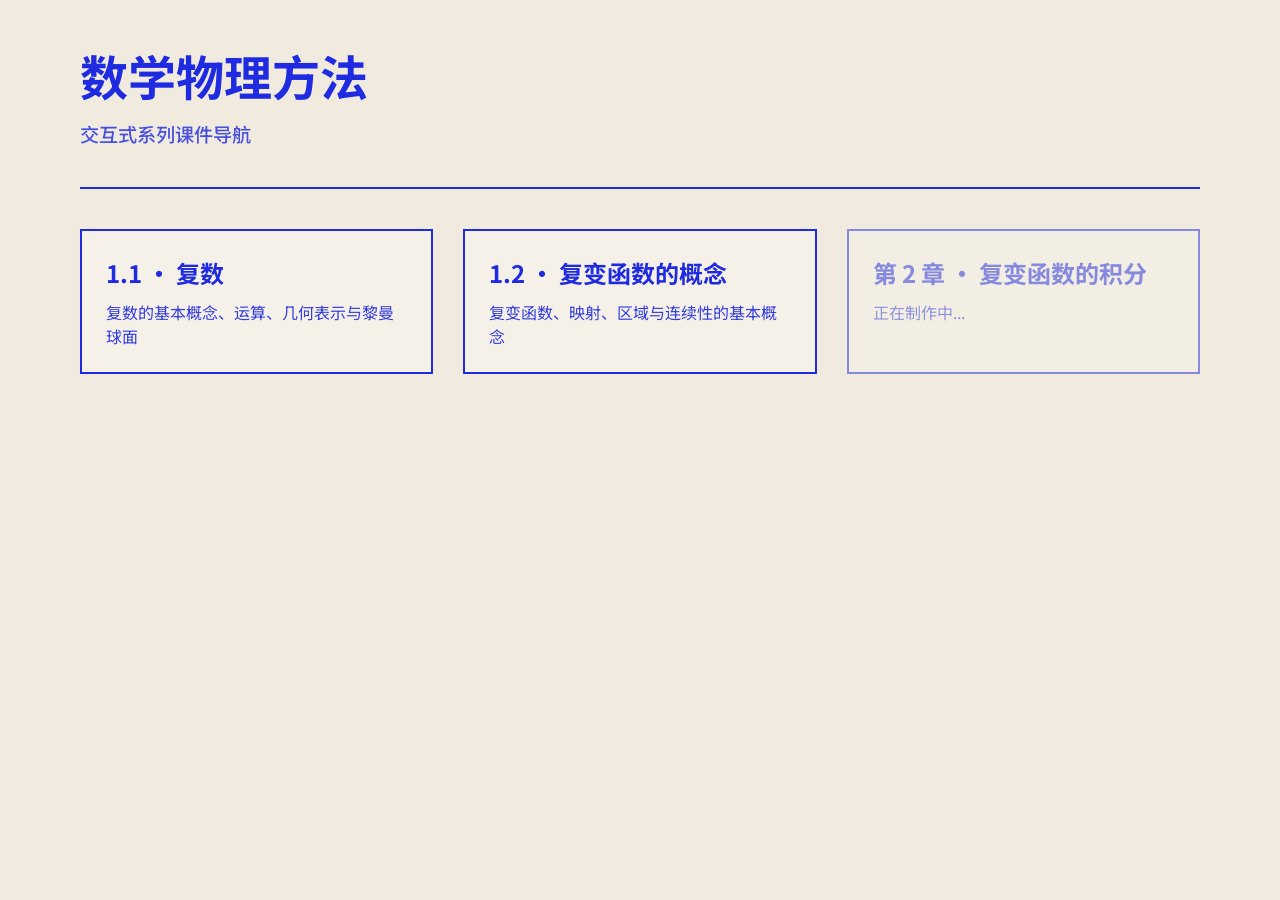
<file: index.html>
<!DOCTYPE html>
<html lang="zh-CN">
<head>
    <meta charset="UTF-8">
    <meta name="viewport" content="width=device-width, initial-scale=1.0">
    <title>数学物理方法 · 交互式课件</title>
    <link href="https://fonts.googleapis.com/css2?family=Noto+Sans+SC:wght@400;500;700&display=swap" rel="stylesheet">
    <style>
        :root { --paper: #f0ebde; --ink: #1f2be0; --faint: rgba(31,43,224,0.15); }
        body { font-family: 'Noto Sans SC', sans-serif; background-color: var(--paper); color: var(--ink); margin: 0; padding: 40px 80px; }
        .header { border-bottom: 2px solid var(--ink); padding-bottom: 20px; margin-bottom: 40px; }
        .header h1 { font-size: 3rem; margin: 0; }
        .header p { font-size: 1.2rem; font-weight: 500; opacity: 0.8; margin-top: 10px; }
        .chapter-grid { display: grid; grid-template-columns: repeat(auto-fill, minmax(300px, 1fr)); gap: 30px; }
        .card { display: block; text-decoration: none; color: var(--ink); border: 2px solid var(--ink); padding: 24px; transition: all 0.2s ease; background: rgba(255,255,255,0.3); }
        .card:hover { transform: translateY(-5px); background: var(--ink); color: var(--paper); box-shadow: 4px 8px 0 var(--faint); }
        .card h2 { margin: 0 0 10px 0; font-size: 1.5rem; }
        .card p { margin: 0; opacity: 0.9; }
    </style>
</head>
<body>
    <div class="header">
        <h1>数学物理方法</h1>
        <p>交互式系列课件导航</p>
    </div>

    <div class="chapter-grid">
        <!-- 课件卡片，链接到刚刚放入 pages 的文件 -->
        <a href="pages/1.1复数.html" class="card">
            <h2>1.1 · 复数</h2>
            <p>复数的基本概念、运算、几何表示与黎曼球面</p>
        </a>
        <a href="pages/1.2复变函数的概念.html" class="card">
            <h2>1.2 · 复变函数的概念</h2>
            <p>复变函数、映射、区域与连续性的基本概念</p>
        </a>

        <!-- 预留后续章节 -->
        <a href="#" class="card" style="opacity: 0.5; pointer-events: none;">
            <h2>第 2 章 · 复变函数的积分</h2>
            <p>正在制作中...</p>
        </a>
    </div>
</body>
</html>
</file>
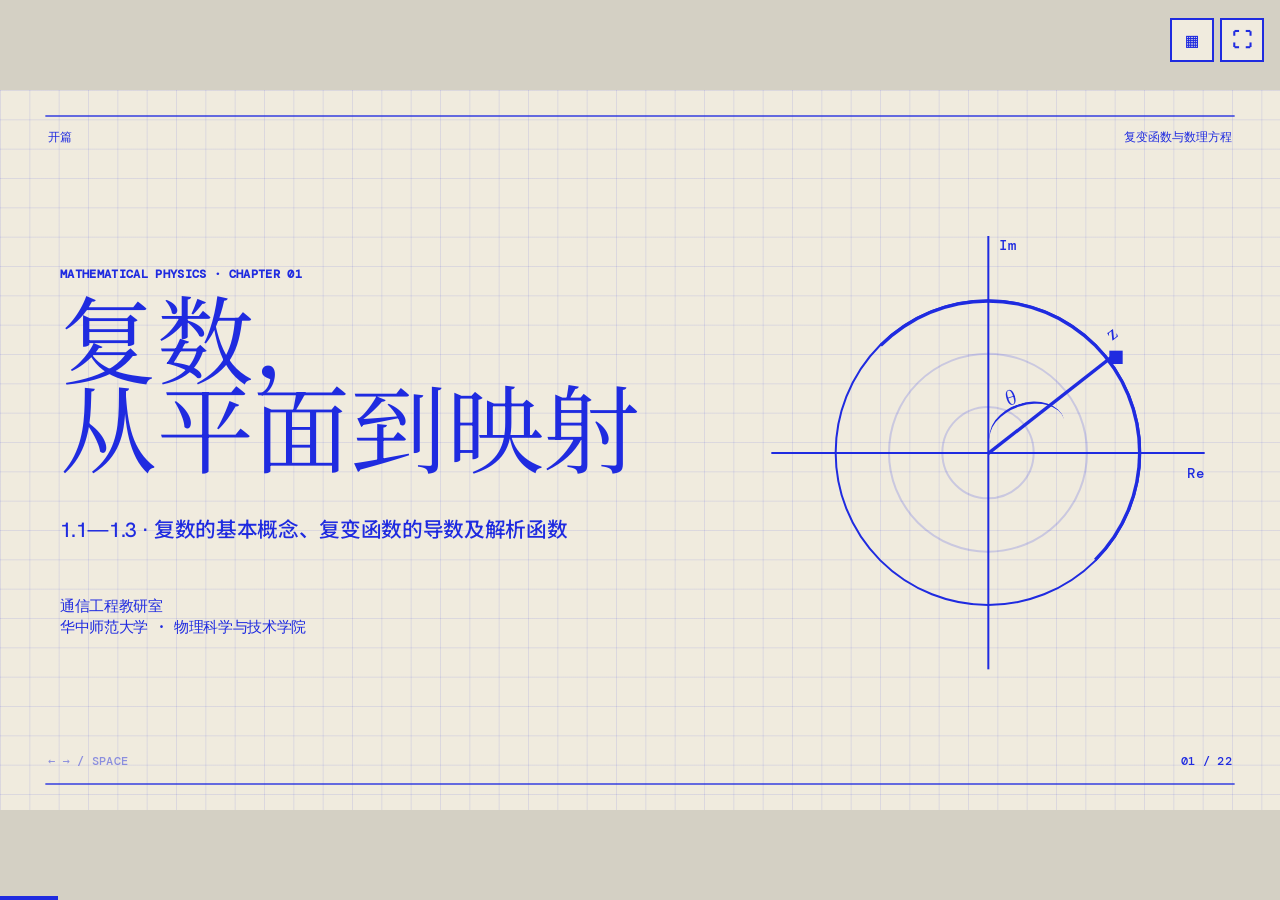
<file: pages/1.1复数.html>
<!DOCTYPE html>
<html lang="zh-CN">
<head>
<meta charset="UTF-8">
<meta name="viewport" content="width=device-width, initial-scale=1.0, viewport-fit=cover">
<meta name="description" content="复变函数与数理方程 1.1-1.3 HTML 课堂课件">
<title>1.1 复数 · 复变函数与数理方程</title>
<link rel="preconnect" href="https://fonts.googleapis.com">
<link rel="preconnect" href="https://fonts.gstatic.com" crossorigin>
<link href="https://fonts.googleapis.com/css2?family=DM+Mono:wght@400;500&family=Hanken+Grotesk:wght@400;500;600;700&family=Newsreader:opsz,wght@6..72,400;6..72,500&family=Noto+Sans+SC:wght@400;500;600;700&family=Noto+Serif+SC:wght@400;500;700&display=swap" rel="stylesheet">
<script>
window.MathJax={tex:{inlineMath:[['\\(','\\)']],displayMath:[['\\[','\\]']]},svg:{fontCache:'global'},options:{skipHtmlTags:['script','noscript','style','textarea','pre','code']}};
</script>
<script defer src="../assets/mathjax-tex-svg.js"></script>
<style>
/* === THEME TOKENS: WARM PAPER + COBALT INK === */
:root{--paper:#f0ebde;--paper-2:#e6e0ce;--ink:#1f2be0;--ink-soft:#5560e5;--grid:rgba(31,43,224,.10);--faint:rgba(31,43,224,.18);--stage-bg:#d4d0c4;--slide-bg:var(--paper);--ease:cubic-bezier(.16,1,.3,1);--display:"Newsreader","Noto Serif SC",serif;--body:"Hanken Grotesk","Noto Sans SC",sans-serif;--mono:"DM Mono",monospace}
*{box-sizing:border-box}
/* === FIXED 16:9 STAGE: MANDATORY BASE STYLES === */
html,body{width:100%;height:100%;margin:0;overflow:hidden;background:var(--stage-bg,#000)}
.deck-viewport{position:fixed;inset:0;overflow:hidden;background:var(--stage-bg,#000)}
.deck-stage{position:absolute;left:0;top:0;width:1920px;height:1080px;overflow:hidden;transform-origin:0 0;background:var(--slide-bg,#fff)}
.slide{position:absolute;inset:0;width:1920px;height:1080px;overflow:hidden;display:block;visibility:hidden;opacity:0;pointer-events:none;background:var(--slide-bg,#fff)}
.slide.active,.slide.visible{visibility:visible;opacity:1;pointer-events:auto;z-index:1}
img,video,canvas,svg{max-width:100%;max-height:100%}
.deck-controls{position:fixed;left:50%;bottom:22px;transform:translateX(-50%);z-index:1000}
@media print{html,body{width:1920px;height:auto;overflow:visible;background:#fff}.deck-viewport{position:static;overflow:visible;background:#fff}.deck-stage{position:static;width:auto;height:auto;transform:none!important;background:none}.slide{position:relative;display:block!important;visibility:visible!important;opacity:1!important;pointer-events:auto!important;width:1920px;height:1080px;break-after:page;page-break-after:always}.slide:last-child{break-after:auto;page-break-after:auto}.deck-controls{display:none!important}}
@media(prefers-reduced-motion:reduce){*,*::before,*::after{animation-duration:.01ms!important;transition-duration:.2s!important}}

/* === GLOBAL SLIDE CANVAS === */
.slide{color:var(--ink);font-family:var(--body);background-color:var(--paper);background-image:linear-gradient(to right,var(--grid) 1px,transparent 1px),linear-gradient(to bottom,var(--grid) 1px,transparent 1px);background-size:44px 44px;transition:opacity .28s ease}
.slide::before,.slide::after{content:"";position:absolute;left:68px;right:68px;height:2px;background:var(--ink);z-index:5}.slide::before{top:38px}.slide::after{bottom:38px}
.chrome{position:absolute;z-index:7;font:500 18px/1 var(--mono)}.chapter-label{left:72px;top:62px}.page-label{right:72px;bottom:64px}.course-label{right:72px;top:62px}.nav-label{left:72px;bottom:64px;opacity:.48}
.content{position:absolute;inset:112px 90px 104px;z-index:3}
h1,h2,h3,p{margin:0}.display{font:400 154px/.92 var(--display);letter-spacing:0}.chapter-title{font:400 118px/.98 var(--display);letter-spacing:0}.headline{font:400 76px/1 var(--display);letter-spacing:0}.subhead{font:500 32px/1.4 var(--body)}.body{font:500 30px/1.58 var(--body)}.small{font:500 24px/1.5 var(--body)}.micro{font:600 18px/1.2 var(--mono)}
.math{font-family:"Newsreader","Noto Serif SC",serif;font-style:italic;font-weight:700}.roman{font-style:normal}.eq{font:400 45px/1.35 var(--display);text-align:center;padding:28px 34px;border-top:2px solid var(--ink);border-bottom:2px solid var(--ink);background:rgba(240,235,222,.78)}
.chapter-flow,.chapter-flow .math{font-family:"Times New Roman",Times,serif}
/* === BOLD COMPLEX-NUMBER NOTATION === */
mjx-container{font-weight:700}mjx-container svg{filter:drop-shadow(.45px 0 0 currentColor)}.complex-live-formula,.complex-live-formula span,.complex-stat span,.complex-drag-status,.root-summary,.root-result,.root-status,.sphere-summary,.sphere-status{font-weight:700!important}
.eq.big{font-size:64px}.tag{display:inline-block;padding:8px 12px;border:2px solid var(--ink);font:500 17px/1 var(--mono)}
.rule-title{display:flex;align-items:flex-end;justify-content:space-between;padding-bottom:18px;border-bottom:2px solid var(--ink);margin-bottom:38px}.rule-title .headline{max-width:1320px}.section-no{font:500 22px/1 var(--mono)}
.two-col{display:grid;grid-template-columns:1fr 1fr;gap:58px}.two-col.wide-right{grid-template-columns:.82fr 1.18fr}.two-col.wide-left{grid-template-columns:1.18fr .82fr}.stack{display:flex;flex-direction:column;gap:26px}.rows{border-top:2px solid var(--ink)}.row{display:grid;grid-template-columns:90px 1fr;gap:24px;padding:22px 0;border-bottom:1px solid var(--faint);align-items:start}.row b{font:500 33px/1.1 var(--display)}.row p{font:500 25px/1.45 var(--body)}
.definition{padding:30px 34px;border:2px solid var(--ink);background:rgba(240,235,222,.72)}.definition h3{font:500 31px/1 var(--display);margin-bottom:18px}.definition p{font:500 27px/1.55 var(--body)}
.callout{display:grid;grid-template-columns:64px 1fr;gap:20px;align-items:start;padding-top:20px;border-top:2px solid var(--ink)}.callout .mark{font:500 48px/1 var(--display)}.callout p{font:500 25px/1.45 var(--body)}
.question{font:400 72px/1.17 var(--display);max-width:1420px}.answer-line{margin-top:55px;width:78%;height:2px;background:var(--ink)}
.chips{display:flex;gap:14px;flex-wrap:wrap}.chip{padding:10px 16px;border:2px solid var(--ink);font:500 19px/1 var(--mono)}
.number{font:400 214px/.85 var(--display)}
.reveal{opacity:0;transform:translateY(28px);transition:opacity .68s var(--ease),transform .68s var(--ease)}.visible .reveal{opacity:1;transform:none}.visible .d2{transition-delay:.12s}.visible .d3{transition-delay:.24s}.visible .d4{transition-delay:.36s}

/* === REFERENCE BOOKS === */
.reference-books{display:grid;grid-template-columns:repeat(3,1fr);gap:38px;height:650px}.reference-book{position:relative;display:grid;grid-template-rows:430px 1fr;min-width:0;padding:22px 26px 24px;border-top:4px solid var(--ink);border-bottom:1px solid var(--faint);background:rgba(255,255,255,.24)}.reference-book.primary{background:rgba(31,43,224,.07)}.reference-index{position:absolute;left:20px;top:18px;z-index:2;display:grid;place-items:center;width:48px;height:48px;background:var(--ink);color:var(--paper);font:700 20px/1 var(--mono)}.reference-cover{width:100%;height:100%;object-fit:contain;filter:drop-shadow(12px 14px 10px rgba(15,25,80,.16))}.reference-meta{padding-top:14px;border-top:2px solid var(--ink)}.reference-meta h3{font:500 34px/1.15 var(--display);margin-bottom:11px}.reference-meta p{font:600 23px/1.42 var(--body)}.reference-meta .edition{font-family:var(--mono);font-size:19px;color:var(--accent)}

/* === MATHEMATICAL FOUNDATIONS OVERVIEW === */
.foundation-layout{display:grid;grid-template-columns:820px 1fr;gap:48px;height:650px}.foundation-visual{position:relative;display:grid;grid-template-rows:432px 1fr;min-width:0;border-top:4px solid var(--ink);border-bottom:2px solid var(--ink);background:rgba(31,43,224,.06);overflow:hidden}.foundation-image{width:100%;height:432px;object-fit:cover;object-position:center top;filter:saturate(.82) contrast(1.03)}.foundation-caption{display:grid;grid-template-columns:250px 1fr;align-items:center;border-top:2px solid var(--ink)}.foundation-caption h3{display:grid;place-items:center;align-self:stretch;border-right:2px solid var(--ink);font:500 48px/1.05 var(--display)}.foundation-caption p{padding:22px 26px;font:600 23px/1.45 var(--body)}.foundation-questions{display:grid;grid-template-rows:repeat(6,1fr);border-top:4px solid var(--ink)}.foundation-question{display:grid;grid-template-columns:50px 176px 1fr;gap:16px;align-items:center;min-width:0;padding:8px 10px;border-bottom:1px solid var(--faint)}.foundation-question:nth-child(odd){background:rgba(255,255,255,.24)}.foundation-no{display:grid;place-items:center;width:38px;height:38px;background:var(--ink);color:var(--paper);font:700 15px/1 var(--mono)}.foundation-name{font:800 25px/1.15 var(--body);color:#e2412f}.foundation-question p{font:600 23px/1.3 var(--body)}

/* === NUMBER SYSTEMS AND ANALYSIS INTRODUCTION === */
.number-system-layout{display:grid;grid-template-rows:355px 110px 155px;gap:15px;height:650px}.number-system-top{display:grid;grid-template-columns:930px 1fr;gap:38px;min-height:0}.number-system-visual{height:355px;border-top:4px solid var(--ink);border-bottom:2px solid var(--ink);background:rgba(255,255,255,.3);overflow:hidden}.number-system-diagram{width:100%;height:349px;object-fit:contain;background:#fff;mix-blend-mode:multiply}.set-chain{display:grid;grid-template-rows:repeat(5,1fr);border-top:4px solid var(--ink)}.set-chain-row{display:grid;grid-template-columns:80px 1fr;align-items:center;padding:4px 10px 4px 14px;border-bottom:1px solid var(--faint)}.set-chain-row:nth-child(odd){background:rgba(255,255,255,.25)}.set-chain-row b{font:500 48px/1 var(--display)}.set-chain-row p{font:600 21px/1.16 var(--body)}.set-chain-row p span{display:block;margin-top:3px;color:#e2412f;font:700 16px/1.12 var(--mono)}.number-system-metaphor{width:100%;min-width:0;border-top:3px solid var(--ink);border-bottom:1px solid var(--faint);background:#fff;overflow:hidden}.number-system-metaphor img{display:block;width:100%;height:151px;object-fit:contain;object-position:center 58%;mix-blend-mode:multiply}.complex-history{position:relative;display:grid;grid-template-columns:repeat(5,1fr);border-top:3px solid var(--ink)}.complex-history::before{content:"";position:absolute;left:0;right:0;top:39px;height:3px;background:var(--ink)}.history-stop{position:relative;padding:10px 18px 0 0}.history-stop::before{content:"";position:absolute;left:0;top:32px;width:18px;height:18px;border:3px solid var(--ink);background:var(--paper);transform:translateY(-50%)}.history-stop:last-child::before{background:#e2412f;border-color:#e2412f}.history-stop time{display:block;margin-left:28px;font:700 16px/1 var(--mono)}.history-stop p{margin:28px 18px 0 0;font:600 15px/1.2 var(--body)}
/* === COMPLEX NUMBERS AS A PHYSICAL LANGUAGE === */
#physicsLanguageSlide .headline{max-width:1390px;font-size:66px;white-space:nowrap}.physics-language-layout{display:grid;grid-template-rows:500px 125px;gap:25px;height:650px}.physics-scenes{display:grid;grid-template-columns:660px 510px 1fr;gap:28px;min-height:0}.physics-scene{position:relative;min-width:0;margin:0;border-top:4px solid var(--ink);border-bottom:2px solid var(--ink);background:rgba(255,255,255,.34);overflow:hidden}.physics-scene-label{position:absolute;left:16px;top:14px;z-index:2;padding:8px 11px;background:var(--ink);color:var(--paper);font:700 16px/1 var(--mono)}.physics-circuit{display:grid;grid-template-rows:40px 290px 1fr}.physics-circuit .physics-scene-label{position:static;display:flex;align-items:center;width:100%;height:40px;padding:0 16px;box-sizing:border-box}.physics-circuit img{width:100%;height:290px;object-fit:contain;background:#fff}.physics-circuit figcaption{display:flex;align-items:center;padding:10px 18px;border-top:1px solid var(--faint);font:700 20px/1.3 var(--body)}.physics-algebra{display:grid;grid-template-rows:330px 1fr}.physics-algebra img{width:100%;height:330px;object-fit:contain;background:#fff}.physics-equation-bridge{display:grid;grid-template-rows:auto 1fr;padding:18px 20px 16px;border-top:2px solid var(--ink)}.physics-equation-bridge b{color:#e2412f;font:700 17px/1 var(--mono)}.physics-equation-bridge p{align-self:center;font:600 24px/1.38 var(--body)}.physics-equation-bridge strong{display:block;margin-bottom:8px;font:500 42px/1 var(--display);color:var(--ink)}.physics-fields{display:grid;grid-template-rows:360px 1fr}.physics-maxwell{position:relative;border-bottom:2px solid var(--ink);background:#fff}.physics-maxwell img{display:block;width:100%;height:360px;object-fit:contain}.physics-quantum{display:flex;align-items:center;padding:16px 17px}.physics-quantum p{font:700 20px/1.4 var(--body)}.physics-quantum p span{color:#e2412f}.physics-conclusion{display:grid;grid-template-columns:455px 1fr;align-items:center;border-top:4px solid var(--ink);border-bottom:2px solid var(--ink);background:rgba(31,43,224,.07)}.physics-conclusion h3{padding:0 28px;font:500 36px/1.1 var(--display);color:#e2412f}.physics-conclusion p{padding:0 32px;border-left:2px solid var(--ink);font:700 27px/1.42 var(--body)}.physics-conclusion strong{font-size:31px;color:var(--ink)}
.analysis-intro{display:grid;grid-template-columns:690px 1fr;gap:54px;height:650px}.analysis-premise{display:grid;grid-template-rows:auto 1fr auto;border-top:4px solid var(--ink);border-bottom:2px solid var(--ink);background:rgba(31,43,224,.06)}.analysis-premise>p{padding:28px 32px;font:600 29px/1.5 var(--body)}.analysis-premise .analysis-word{align-self:center;padding:0 32px;font:400 88px/.98 var(--display)}.analysis-premise .analysis-word b{color:#e2412f;font-weight:500}.analysis-premise .analysis-domain{display:grid;grid-template-columns:1fr auto 1fr;align-items:center;gap:18px;padding:20px 32px;border-top:2px solid var(--ink);font:700 25px/1.25 var(--body);text-align:center}.analysis-premise .analysis-domain i{font:500 42px/1 var(--display);font-style:normal}.analysis-fields{display:grid;grid-template-rows:repeat(4,1fr);border-top:4px solid var(--ink)}.analysis-field{display:grid;grid-template-columns:66px 210px 1fr;gap:18px;align-items:center;padding:12px 10px;border-bottom:1px solid var(--faint)}.analysis-field:nth-child(odd){background:rgba(255,255,255,.25)}.analysis-field em{display:grid;place-items:center;width:48px;height:48px;background:var(--ink);color:var(--paper);font:700 17px/1 var(--mono);font-style:normal}.analysis-field h3{font:600 31px/1.1 var(--display)}.analysis-field p{font:600 22px/1.38 var(--body)}.analysis-field strong{color:#e2412f}.analysis-field small{display:block;margin-top:5px;font:500 16px/1.2 var(--mono);opacity:.72}

/* === PHYSICS LANGUAGE LAYOUT CORRECTIONS === */
.physics-language-layout{grid-template-rows:520px 115px;gap:15px}.physics-circuit{grid-template-rows:40px 320px 1fr}.physics-circuit img{height:320px}.physics-circuit .physics-scene-label,.physics-algebra .physics-scene-label,.physics-maxwell .physics-scene-label{position:static;display:flex;align-items:center;width:100%;height:40px;padding:0 16px;box-sizing:border-box}.physics-algebra{grid-template-rows:40px 310px 1fr}.physics-algebra img{height:310px}.physics-fields{grid-template-rows:380px 1fr}.physics-maxwell{display:grid;grid-template-rows:40px 340px}.physics-maxwell img{height:340px}

/* === DIVISION EXAMPLE AND CLASSROOM CHECKPOINT === */
.division-page{display:grid;grid-template-rows:222px 408px;gap:20px;height:650px}.division-worked{display:grid;grid-template-columns:360px 1fr;grid-template-rows:1fr 62px;border-top:4px solid var(--ink);border-bottom:2px solid var(--ink);background:rgba(255,255,255,.22)}.division-worked-source{grid-row:1/3;display:grid;align-content:center;justify-items:center;padding:18px 24px;border-right:2px solid var(--ink)}.division-worked-source b{margin-bottom:12px;color:#e2412f;font:700 16px/1 var(--mono)}.division-worked-source .math{font:500 43px/1 var(--display)}.division-worked-flow{display:grid;grid-template-columns:1fr 70px 1fr;align-items:center;gap:12px;padding:16px 24px}.division-worked-step{display:grid;place-items:center;min-height:92px;border:2px solid var(--ink);font:600 27px/1.25 var(--body);text-align:center}.division-worked-arrow{font:500 52px/1 var(--display);text-align:center}.division-worked-rule{display:flex;align-items:center;padding:8px 24px;border-top:1px solid var(--faint);font:700 20px/1.3 var(--body)}.division-worked-rule b{margin-right:12px;color:#e2412f;font-size:29px}.practice-zone{display:grid;grid-template-rows:48px 1fr;gap:12px}.practice-heading{display:flex;align-items:center;justify-content:space-between;border-top:3px solid var(--ink);border-bottom:1px solid var(--faint)}.practice-heading b{font:600 31px/1 var(--display)}.practice-heading span{font:700 16px/1 var(--mono)}.practice-grid{display:grid;grid-template-columns:1fr 1fr;gap:20px;min-height:0}.practice-card{height:348px;border:2px solid var(--ink);background:rgba(255,255,255,.32);overflow:hidden}.practice-card summary{display:grid;grid-template-columns:54px 1fr auto;gap:16px;align-items:center;height:100%;padding:18px 20px;box-sizing:border-box;cursor:pointer;list-style:none}.practice-card summary::-webkit-details-marker{display:none}.practice-card[open] summary{height:112px;border-bottom:2px solid var(--ink)}.practice-no{display:grid;place-items:center;width:48px;height:48px;background:var(--ink);color:var(--paper);font:700 16px/1 var(--mono)}.practice-question{font:600 25px/1.35 var(--body)}.practice-action{padding:10px 13px;border:2px solid var(--ink);font:700 16px/1 var(--body);white-space:nowrap}.practice-action.opened{display:none}.practice-card[open] .practice-action.closed{display:none}.practice-card[open] .practice-action.opened{display:inline-block;background:var(--ink);color:var(--paper)}.practice-solution{display:grid;align-content:center;gap:9px;height:232px;padding:14px 22px;box-sizing:border-box;font:600 20px/1.28 var(--body)}.practice-solution p{margin:0}.practice-solution .answer{padding-top:9px;border-top:1px solid var(--faint);color:#16865b;font-weight:700}.practice-solution mjx-container{margin:2px 0!important;font-size:105%!important}

/* === SECTION OUTLINE AND CARDANO MOTIVATION === */
.section-outline{display:grid;grid-template-columns:1fr 1fr;grid-template-rows:1fr 1fr;height:650px;border-top:4px solid var(--ink);border-bottom:2px solid var(--ink)}.outline-topic{display:grid;grid-template-columns:86px 1fr 250px;gap:24px;align-items:center;padding:28px 34px;border-bottom:1px solid var(--faint)}.outline-topic:nth-child(odd){border-right:2px solid var(--ink)}.outline-topic:nth-child(-n+2){background:rgba(255,255,255,.25)}.outline-topic:nth-child(n+3){border-bottom:0}.outline-no{font:700 20px/1 var(--mono);align-self:start;padding-top:8px}.outline-copy h3{font:600 42px/1.05 var(--display);margin-bottom:20px}.outline-copy p{font:600 24px/1.42 var(--body)}.outline-formula{font-size:32px;text-align:center;color:#e2412f}.outline-formula mjx-container{margin:0!important}
.cardano-layout{display:grid;grid-template-columns:1fr 330px;gap:44px;height:650px}.cardano-main{display:grid;grid-template-rows:120px 202px 1fr;border-top:4px solid var(--ink);border-bottom:2px solid var(--ink)}.cardano-entry{display:grid;grid-template-columns:1.05fr .95fr;align-items:center;border-bottom:2px solid var(--ink)}.cardano-entry-formula{font-size:42px;text-align:center}.cardano-entry-note{padding:14px 22px;border-left:2px solid var(--ink);font:600 23px/1.4 var(--body)}.cardano-entry-note strong{color:#e2412f}.cardano-general{display:grid;grid-template-columns:210px 1fr;align-items:center;padding:14px 24px;background:rgba(31,43,224,.06);border-bottom:2px solid var(--ink)}.cardano-general h3{font:600 38px/1.08 var(--display)}.cardano-general h3 span{display:block;margin-top:10px;font:700 15px/1.2 var(--mono)}.cardano-general-formula{font-size:31px;text-align:center}.cardano-examples{display:grid;grid-template-columns:1fr 1fr;gap:28px;padding:22px 0 0}.cardano-example{padding:0 24px;border-right:1px solid var(--faint)}.cardano-example:last-child{border-right:0}.cardano-example h3{display:flex;align-items:center;justify-content:space-between;font:600 31px/1.1 var(--display)}.cardano-example h3 span{color:#e2412f;font:700 16px/1 var(--mono)}.cardano-example-formula{min-height:112px;display:grid;place-items:center;font-size:29px;text-align:center}.cardano-example p{padding-top:14px;border-top:1px solid var(--faint);font:600 21px/1.4 var(--body)}.cardano-portrait{display:grid;grid-template-rows:430px auto 1fr;border-top:4px solid var(--ink);border-bottom:2px solid var(--ink);background:rgba(255,255,255,.26)}.cardano-portrait img{width:100%;height:430px;object-fit:cover;object-position:center top;mix-blend-mode:multiply;filter:contrast(1.08)}.cardano-portrait figcaption{padding:18px 20px;border-top:2px solid var(--ink);font:600 25px/1.2 var(--display)}.cardano-portrait figcaption span{display:block;margin-top:6px;font:600 15px/1 var(--mono)}.cardano-conclusion{padding:18px 20px;background:var(--ink);color:var(--paper);font:700 20px/1.4 var(--body)}#cardanoIntroSlide .headline{max-width:1350px;font-size:62px;white-space:nowrap}

/* === COMPLEX-PLANE VISUAL LANGUAGE === */
.plane{position:relative;width:650px;height:650px;margin:auto}.axis-x,.axis-y{position:absolute;background:var(--ink)}.axis-x{left:0;right:0;top:324px;height:3px}.axis-y{top:0;bottom:0;left:324px;width:3px}.axis-x::after{content:"Re";position:absolute;right:0;top:18px;font:500 21px var(--mono)}.axis-y::after{content:"Im";position:absolute;left:18px;top:0;font:500 21px var(--mono)}.origin{position:absolute;left:310px;top:342px;font:500 20px var(--mono)}
.circle{position:absolute;border:3px solid var(--ink);border-radius:50%}.c1{inset:95px}.c2{inset:175px;border-color:var(--faint)}.c3{inset:255px;border-color:var(--faint)}
.vector{position:absolute;left:325px;top:324px;width:240px;height:5px;background:var(--ink);transform-origin:left;transform:rotate(-38deg)}.vector::after{content:"z";position:absolute;right:-24px;top:-38px;font:500 30px var(--display)}.vector-dot{position:absolute;left:507px;top:172px;width:20px;height:20px;background:var(--ink)}
.arg-arc{position:absolute;left:326px;top:250px;width:116px;height:84px;border-top:4px solid var(--ink);border-radius:50%;transform:rotate(-18deg)}.arg-arc::after{content:"θ";position:absolute;left:42px;top:-38px;font:500 28px var(--display)}
.orbit{position:absolute;inset:95px;border:5px solid transparent;border-top-color:var(--ink);border-right-color:var(--ink);border-radius:50%;animation:spin 9s linear infinite}.root-dot{position:absolute;width:18px;height:18px;background:var(--ink);transform:translate(-50%,-50%)}
@keyframes spin{to{transform:rotate(360deg)}}
.mapping{display:grid;grid-template-columns:1fr 150px 1fr;align-items:center;height:600px}.map-plane{position:relative;height:520px;border:2px solid var(--ink);overflow:hidden;background:rgba(240,235,222,.68)}.map-plane::before,.map-plane::after{content:"";position:absolute;background:var(--ink)}.map-plane::before{left:50%;top:0;bottom:0;width:2px}.map-plane::after{top:50%;left:0;right:0;height:2px}.grid-lines{position:absolute;inset:0;background-image:linear-gradient(to right,var(--faint) 2px,transparent 2px),linear-gradient(to bottom,var(--faint) 2px,transparent 2px);background-size:54px 54px}.radials{position:absolute;inset:-120px;background:repeating-conic-gradient(from 0deg,var(--ink) 0 1deg,transparent 1deg 29deg);opacity:.62;animation:spin 18s linear infinite}.rings{position:absolute;inset:45px;border:2px solid var(--ink);border-radius:50%;box-shadow:0 0 0 45px transparent,0 0 0 47px var(--faint),0 0 0 92px transparent,0 0 0 94px var(--faint)}.arrow{font:400 70px/1 var(--display);text-align:center}.map-label{position:absolute;left:18px;top:16px;font:500 18px var(--mono);background:var(--paper);padding:5px 8px}

/* === INTERACTIVE SQUARE MAP === */
.square-map-lab{display:grid;grid-template-columns:650px 360px 650px;gap:28px;height:650px}.square-map-plane{position:relative;height:650px;border:2px solid var(--ink);background:rgba(255,255,255,.3);overflow:hidden;cursor:crosshair}.square-map-plane.dragging{cursor:grabbing}.square-map-plane canvas{display:block;width:100%;height:100%;max-width:none;max-height:none}.square-map-title{position:absolute;left:16px;top:14px;padding:9px 12px;background:rgba(240,235,222,.94);font:700 22px/1 var(--mono);pointer-events:none}.square-map-help{position:absolute;left:16px;bottom:14px;padding:8px 11px;background:rgba(240,235,222,.92);font:600 17px/1 var(--mono);pointer-events:none}.square-map-console{display:flex;flex-direction:column;gap:12px;min-width:0}.square-map-formula{min-height:100px;padding:12px;border-top:2px solid var(--ink);border-bottom:2px solid var(--ink);display:grid;place-items:center;text-align:center;background:rgba(240,235,222,.8);font-size:27px}.square-map-tabs{display:grid;grid-template-columns:repeat(3,1fr);border:2px solid var(--ink)}.square-map-tab{height:52px;border:0;border-right:2px solid var(--ink);background:transparent;color:var(--ink);font:700 21px/1 var(--body);cursor:pointer}.square-map-tab:last-child{border-right:0}.square-map-tab.active,.square-map-tab:hover{background:var(--ink);color:var(--paper)}.square-map-stage{padding:11px 13px;background:var(--ink);color:var(--paper);font:700 17px/1.3 var(--mono)}.square-map-values{display:grid;gap:8px}.square-map-value{padding:10px 12px;border-left:4px solid var(--ink);background:rgba(31,43,224,.07);font:700 18px/1.3 var(--mono)}.square-map-note{padding:14px 15px;border-top:2px solid var(--ink);font:600 20px/1.45 var(--body)}.square-map-legend{display:grid;grid-template-columns:1fr 1fr;gap:7px 12px;padding:12px;border:1px solid var(--faint);font:700 16px/1.25 var(--mono)}.square-map-legend i{display:inline-block;width:17px;height:11px;margin-right:7px;vertical-align:1px}.square-map-arrow{display:grid;place-items:center;height:52px;border-top:2px solid var(--ink);border-bottom:2px solid var(--ink);font:500 34px/1 var(--display)}

/* === DE MOIVRE CLICK-THROUGH DERIVATION === */
.demoivre-slide{cursor:pointer}.demoivre-layout{position:relative;height:650px;padding:8px 70px 8px 150px}.demoivre-rail{position:absolute;left:42px;top:18px;bottom:18px;width:4px;background:var(--faint)}.demoivre-rail::before,.demoivre-rail::after{content:"";position:absolute;left:50%;width:22px;height:22px;border:4px solid var(--ink);background:var(--paper);transform:translateX(-50%)}.demoivre-rail::before{top:4px}.demoivre-rail::after{bottom:4px;background:var(--ink)}.demoivre-stack{display:grid;grid-template-rows:112px 105px 112px 102px 154px;gap:10px;height:100%}.demoivre-step{position:relative;display:grid;grid-template-columns:1fr 185px;align-items:center;padding:8px 20px 8px 28px;border-left:5px solid var(--faint);opacity:0;transform:translateY(22px);transition:opacity .48s var(--ease),transform .48s var(--ease),border-color .48s var(--ease);pointer-events:none}.demoivre-step.shown{opacity:1;transform:none;border-left-color:var(--ink)}.demoivre-step .formula{min-width:0;text-align:center;font-size:35px}.demoivre-step.general .formula{font-size:37px}.demoivre-step.power .formula,.demoivre-step.exponential .formula{font-size:42px}.demoivre-step.final{grid-template-columns:240px 1fr 190px;border-top:2px solid var(--ink);border-bottom:2px solid var(--ink);background:rgba(226,65,47,.08)}.demoivre-step.final .formula{font-size:43px}.demoivre-special{font:600 27px/1.35 var(--body)}.demoivre-tag{justify-self:end;padding:9px 13px;border:2px solid var(--accent);color:var(--accent);font:700 19px/1 var(--body);white-space:nowrap}.demoivre-step-no{position:absolute;left:-54px;top:50%;display:grid;place-items:center;width:36px;height:36px;border:2px solid var(--ink);background:var(--paper);font:700 16px/1 var(--mono);transform:translateY(-50%)}.demoivre-step.shown .demoivre-step-no{background:var(--ink);color:var(--paper)}.demoivre-progress{position:absolute;right:8px;top:50%;display:grid;gap:14px;transform:translateY(-50%)}.demoivre-progress i{width:12px;height:12px;border:2px solid var(--ink);background:var(--paper);transition:background .25s}.demoivre-progress i.on{background:var(--ink)}

/* === COMPLEX LOGARITHM, POWER, AND EXPONENTIAL === */
#complexLogPowerSlide .headline{max-width:1320px;font-size:62px;white-space:nowrap}.complex-log-power-layout{display:grid;grid-template-columns:1010px 1fr;gap:30px;height:650px}.complex-log-derivation{display:grid;grid-template-rows:54px 132px 112px 214px 90px;gap:12px;min-width:0}.complex-log-question{display:flex;align-items:center;padding:9px 16px;border-left:6px solid var(--ink);background:rgba(31,43,224,.07);font:700 21px/1.3 var(--body)}.complex-log-step{position:relative;display:grid;align-items:center;padding:10px 22px 10px 78px;border-top:2px solid var(--ink);border-bottom:1px solid var(--faint);background:rgba(255,255,255,.28);font-size:29px}.complex-log-step::before{content:attr(data-step);position:absolute;left:18px;top:50%;display:grid;place-items:center;width:38px;height:38px;background:var(--ink);color:var(--paper);font:700 17px/1 var(--mono);transform:translateY(-50%)}.complex-log-step mjx-container[display]{margin:.2em 0!important}.complex-log-result{display:grid;grid-template-rows:1fr 1fr;border:2px solid var(--ink);background:rgba(240,235,222,.72)}.complex-log-result-row{display:grid;grid-template-columns:170px 1fr;align-items:center;min-height:0}.complex-log-result-row+.complex-log-result-row{border-top:2px solid var(--ink)}.complex-log-result-row b{align-self:stretch;display:grid;place-items:center;background:var(--ink);color:var(--paper);font:800 17px/1.3 var(--mono);text-align:center}.complex-log-result-row .formula{padding:8px 16px;text-align:center;font-size:28px}.complex-log-result-row mjx-container[display]{margin:.1em 0!important}.complex-log-result-row.principal b{background:#e2412f}.complex-log-laws{display:grid;grid-template-columns:1fr 1fr;gap:12px}.complex-log-law{display:grid;place-items:center;padding:8px;border-top:2px solid var(--ink);border-bottom:2px solid var(--ink);background:rgba(255,255,255,.24);font-size:24px}.complex-log-law mjx-container[display]{margin:.1em 0!important}.complex-log-side{display:grid;grid-template-rows:142px 94px 128px 128px 110px;gap:12px;min-width:0}.complex-log-card{position:relative;padding:18px 20px;border-left:6px solid var(--ink);background:rgba(255,255,255,.3);overflow:hidden}.complex-log-card h3{margin:0 0 7px;color:#e2412f;font:800 22px/1.1 var(--body)}.complex-log-card .formula{text-align:center;font-size:27px}.complex-log-card mjx-container[display]{margin:.15em 0!important}.complex-log-card.exponential{display:grid;grid-template-columns:180px 1fr;align-items:center;padding:10px 18px}.complex-log-card.exponential h3{margin:0}.complex-log-example{display:grid;grid-template-columns:135px 1fr;align-items:center;padding:12px 16px;border-top:2px solid var(--ink);border-bottom:1px solid var(--faint);background:rgba(240,235,222,.68)}.complex-log-example b{font:700 20px/1.25 var(--mono)}.complex-log-example .formula{text-align:center;font-size:24px}.complex-log-note{display:flex;align-items:center;padding:12px 16px;border-left:6px solid #e2412f;background:rgba(226,65,47,.07);font:700 18px/1.4 var(--body)}

/* === COMPLEX DERIVATIVE REFERENCE PAGE === */
.derivative-reference{position:relative;height:690px;margin-top:10px;padding:82px 54px 34px;border:2px solid var(--ink);background:rgba(255,255,255,.34)}.derivative-tab{position:absolute;left:34px;top:-28px;padding:18px 30px;background:var(--ink);color:var(--paper);font:600 48px/1 var(--display)}.derivative-definition{font:600 31px/1.45 var(--body)}.derivative-definition b{font-size:36px}.derivative-equation{position:relative;margin:20px 0 18px;padding:10px 90px 12px 30px;border-top:2px solid var(--faint);border-bottom:2px solid var(--faint);text-align:center;font-size:40px}.derivative-number{position:absolute;right:22px;top:50%;font:600 27px/1 var(--mono);transform:translateY(-50%)}.derivative-explain{font:500 28px/1.5 var(--body)}.derivative-points{display:grid;gap:11px;margin-top:22px;padding-top:18px;border-top:2px solid var(--ink);list-style:none}.derivative-points li{position:relative;padding-left:38px;font:600 27px/1.4 var(--body)}.derivative-points li::before{content:"";position:absolute;left:4px;top:.53em;width:13px;height:13px;background:var(--accent)}

/* === CAUCHY-RIEMANN PARTIAL-DERIVATIVE REFERENCE PAGE === */
.cr-reference{position:relative;height:690px;margin-top:10px;padding:82px 58px 32px;border:2px solid var(--ink);background:rgba(255,255,255,.34)}.cr-reference-tab{position:absolute;left:34px;top:-28px;margin:0;padding:18px 30px;background:var(--ink);color:var(--paper);font:600 48px/1 var(--display)}.cr-reference-intro{margin:0 0 12px;font:600 27px/1.5 var(--body)}.cr-partial-equation{position:relative;display:grid;place-items:center;min-height:102px;margin:10px 0 6px;padding:4px 100px 4px 38px;border-top:2px solid var(--faint);border-bottom:2px solid var(--faint);text-align:center;font-size:35px}.cr-equation-number{position:absolute;right:22px;top:50%;font:600 25px/1 var(--mono);transform:translateY(-50%)}.cr-partial-note{margin:0;font:500 26px/1.45 var(--body)}.cr-reading-note{display:flex;align-items:center;gap:16px;margin-top:16px;padding-top:14px;border-top:2px solid var(--ink);font:700 26px/1.35 var(--body)}.cr-reading-note::before{content:"△";display:grid;place-items:center;width:38px;height:38px;flex:0 0 38px;background:var(--accent);color:white;font:800 24px/1 var(--body)}

/* === INTERACTIVE PARTIAL-DERIVATIVE LAB === */
.partial-lab{display:grid;grid-template-columns:610px 1fr;gap:38px;height:650px}.partial-console{display:flex;flex-direction:column;gap:12px;min-width:0}.partial-principle{padding:13px 16px;border-left:6px solid var(--ink);background:rgba(31,43,224,.07);font:600 22px/1.42 var(--body)}.partial-principle b{font-size:27px}.partial-formula{min-height:82px;padding:8px 14px;border-top:2px solid var(--ink);border-bottom:2px solid var(--ink);display:grid;place-items:center;text-align:center;background:rgba(240,235,222,.78);font-size:27px}.partial-modes{display:grid;grid-template-columns:repeat(3,1fr);border:2px solid var(--ink)}.partial-mode{height:50px;border:0;border-right:2px solid var(--ink);background:transparent;color:var(--ink);font:700 19px/1 var(--body);cursor:pointer}.partial-mode:last-child{border-right:0}.partial-mode.active,.partial-mode:hover{background:var(--ink);color:var(--paper)}.partial-sliders{display:grid;gap:9px}.partial-slider{display:grid;grid-template-columns:78px 1fr 68px;gap:12px;align-items:center;font:700 18px/1 var(--mono)}.partial-slider input{width:100%;accent-color:var(--ink)}.partial-slider output{text-align:right}.partial-readouts{display:grid;grid-template-columns:1fr 1fr;gap:9px}.partial-readout{padding:10px 12px;border:1px solid var(--faint);background:rgba(255,255,255,.34);font:700 17px/1.3 var(--mono)}.partial-readout strong{display:block;margin-bottom:4px;color:var(--accent);font-size:20px}.partial-limit{padding:11px 14px;background:var(--ink);color:var(--paper);font:700 18px/1.35 var(--mono)}.partial-canvas-wrap{position:relative;height:650px;border:2px solid var(--ink);background:rgba(255,255,255,.3);overflow:hidden;cursor:grab}.partial-canvas-wrap:active{cursor:grabbing}#partialCanvas{display:block;width:100%;height:100%;max-width:none;max-height:none}.partial-legend{position:absolute;left:16px;top:14px;display:grid;gap:5px;padding:10px 13px;background:rgba(240,235,222,.94);font:700 16px/1.25 var(--mono);pointer-events:none}.partial-legend i{display:inline-block;width:21px;height:9px;margin-right:7px}.partial-legend .px{background:#e2412f}.partial-legend .py{background:#16865b}.partial-status{position:absolute;right:16px;top:14px;padding:9px 12px;background:var(--ink);color:var(--paper);font:700 17px/1 var(--mono);pointer-events:none}.partial-canvas-wrap>.canvas-help{font-size:18px}

#partialDerivativeSlide .headline{max-width:1300px;font-size:58px;white-space:nowrap}

/* === THREE.JS CLOSING COMPLEX PLANE === */
.closing-plane-lab{position:relative;width:650px;height:650px;margin:auto;border:2px solid var(--ink);background:rgba(255,255,255,.2);overflow:hidden;cursor:default}#closingPlaneCanvas{display:block;width:100%;height:100%;max-width:none;max-height:none}.closing-plane-status{position:absolute;right:16px;top:14px;padding:9px 12px;background:var(--ink);color:var(--paper);font:700 18px/1 var(--mono);pointer-events:none}.closing-plane-lab>.canvas-help{font-size:18px}

/* === SPECIAL LAYOUTS === */
.cover .content{display:grid;grid-template-columns:1.18fr .82fr;gap:42px;align-items:center}.cover .display{font-size:145px;margin-top:42px}.cover .lede{font:500 31px/1.5 var(--body);margin-top:40px}.cover .byline{font:500 22px/1.45 var(--mono);margin-top:76px}.chapter-slide .content{display:grid;grid-template-columns:360px 1fr;gap:80px;align-items:center}.chapter-slide .number{border-right:3px solid var(--ink);height:410px}.chapter-slide .chapter-title{max-width:none;font-size:78px;line-height:1.05;white-space:nowrap}.chapter-slide .micro{font-size:28px;margin-bottom:14px}.chapter-slide .body{margin-top:42px;max-width:1180px;font-size:48px;line-height:1.35}.chapter-slide .chrome{font-size:26px}.manifesto .content{display:flex;flex-direction:column;justify-content:center}.manifesto .question{font-size:96px}.summary-grid{display:grid;grid-template-columns:repeat(3,1fr);gap:26px}.summary-item{min-height:250px;padding:26px;border-top:4px solid var(--ink);border-bottom:1px solid var(--faint)}.summary-item b{display:block;font:400 42px/1.1 var(--display);margin-bottom:22px}.summary-item p{font:500 24px/1.45 var(--body)}
.path-diagram{position:relative;height:450px;border:2px solid var(--ink)}.path-diagram::before,.path-diagram::after{content:"";position:absolute;background:var(--ink)}.path-diagram::before{left:50%;top:0;bottom:0;width:2px}.path-diagram::after{top:50%;left:0;right:0;height:2px}.path{position:absolute;left:50%;top:50%;width:280px;height:4px;background:var(--ink);transform-origin:left}.path.p1{transform:rotate(0)}.path.p2{transform:rotate(-90deg)}.path.p3{transform:rotate(-45deg);background:repeating-linear-gradient(90deg,var(--ink) 0 15px,transparent 15px 26px)}.path span{position:absolute;right:10px;top:-34px;font:500 20px var(--mono)}
.cr-cross{display:grid;grid-template-columns:1fr 1fr;gap:28px}.cr-box{padding:32px;border:2px solid var(--ink);min-height:190px}.cr-box b{display:block;font:400 42px/1 var(--display);margin-bottom:20px}.cr-box p{font:500 27px/1.45 var(--body)}
.orthogonal{position:relative;width:650px;height:650px;margin:auto;border:2px solid var(--ink);background:rgba(240,235,222,.7);overflow:hidden}.orthogonal::before{content:"";position:absolute;inset:-100px;background:repeating-radial-gradient(ellipse at center,transparent 0 43px,var(--ink) 44px 46px,transparent 47px 90px);transform:scaleX(1.4)}.orthogonal::after{content:"";position:absolute;inset:-80px;background:repeating-radial-gradient(ellipse at center,transparent 0 35px,var(--ink-soft) 36px 38px,transparent 39px 76px);transform:scaleY(1.35) rotate(90deg);opacity:.8}

/* === INTERACTIVE N-TH ROOT LAB === */
.root-lab{display:grid;grid-template-columns:710px 1fr;gap:46px;height:710px}.root-controls{display:flex;flex-direction:column;gap:12px;min-width:0}.root-formula{min-height:106px;padding:12px 22px;border-top:2px solid var(--ink);border-bottom:2px solid var(--ink);display:grid;place-items:center;font-size:34px;background:rgba(240,235,222,.78)}.root-inputs{display:grid;grid-template-columns:1fr 1fr 1fr;gap:12px}.root-field{display:grid;gap:7px;font:600 17px/1 var(--mono)}.root-field input{width:100%;height:54px;border:2px solid var(--ink);background:rgba(255,255,255,.45);color:var(--ink);padding:0 14px;font:500 24px/1 var(--mono);outline:none}.root-field input:focus{background:#fff}.preset-row{display:flex;gap:10px;flex-wrap:wrap}.preset-button{height:42px;padding:0 14px;border:2px solid var(--ink);background:transparent;color:var(--ink);cursor:pointer;font:600 17px/1 var(--body)}.root-controls .preset-button{height:54px;padding:0 18px;font-size:25px}.preset-button:hover,.preset-button:focus{background:var(--ink);color:var(--paper)}.root-summary{min-height:82px;padding:12px 16px;border-left:5px solid var(--ink);font:500 30px/1.25 var(--body);background:rgba(31,43,224,.07)}.root-results{display:grid;grid-template-columns:1fr 1fr;gap:5px 14px;overflow:hidden}.root-result{padding:7px 8px;border-bottom:1px solid var(--faint);font:500 26px/1.12 var(--mono);white-space:nowrap}.root-canvas-wrap{position:relative;min-width:0;height:710px;border:2px solid var(--ink);background:rgba(255,255,255,.32);overflow:hidden;cursor:grab}.root-canvas-wrap:active{cursor:grabbing}#rootCanvas{display:block;width:100%;height:100%;max-width:none;max-height:none}.canvas-help{position:absolute;left:18px;bottom:16px;padding:8px 11px;background:rgba(240,235,222,.88);font:600 15px/1 var(--mono);pointer-events:none}.root-status{position:absolute;right:18px;top:16px;padding:8px 11px;background:var(--ink);color:var(--paper);font:600 15px/1 var(--mono);pointer-events:none}

/* === SOURCE RIEMANN-SURFACE FIGURES === */
.riemann-layout{display:grid;grid-template-columns:700px 1fr;gap:48px;height:710px}.riemann-copy{display:flex;flex-direction:column;gap:26px}.riemann-copy>.body{font-size:27px}.branch-row{display:grid;grid-template-columns:180px 1fr;gap:24px;align-items:center;padding:24px 0;border-top:2px solid var(--ink)}.branch-row:last-child{border-bottom:2px solid var(--ink)}.branch-symbol{font-size:50px;text-align:center}.branch-row b{display:block;font:500 36px/1.1 var(--display);margin-bottom:10px}.branch-row p{font:500 24px/1.42 var(--body)}.riemann-figures{display:grid;grid-template-rows:285px 360px 28px;gap:12px;min-width:0}.source-figure{width:100%;height:100%;object-fit:contain;background:#fff;border:1px solid var(--faint)}.source-caption{text-align:right;font:500 16px/1 var(--mono);opacity:.68}

.riemann-figures{margin:0}

/* === INTERACTIVE RIEMANN SPHERE === */
.sphere-lab{display:grid;grid-template-columns:650px 1fr;gap:46px;height:710px}.sphere-copy{display:flex;flex-direction:column;gap:22px}.sphere-copy>.body{font-size:27px}.sphere-formula{padding:18px 22px;border-top:2px solid var(--ink);border-bottom:2px solid var(--ink);font-size:31px;text-align:center;background:rgba(240,235,222,.74)}.sphere-inputs{display:grid;grid-template-columns:1fr 1fr;gap:12px}.sphere-presets{display:grid;grid-template-columns:repeat(3,1fr);gap:10px}.sphere-summary{min-height:112px;padding:16px 18px;border-left:5px solid var(--ink);background:rgba(31,43,224,.07);font:500 22px/1.45 var(--body)}.sphere-note{font:500 23px/1.5 var(--body);padding-top:18px;border-top:2px solid var(--ink)}.sphere-canvas-wrap{position:relative;height:710px;border:2px solid var(--ink);background:rgba(255,255,255,.3);overflow:hidden;cursor:grab}.sphere-canvas-wrap:active{cursor:grabbing}#sphereCanvas{display:block;width:100%;height:100%;max-width:none;max-height:none}.sphere-label{position:absolute;padding:7px 10px;background:rgba(240,235,222,.9);font:600 16px/1 var(--mono);pointer-events:none}.sphere-label.north{left:50%;top:16px;transform:translateX(-50%)}.sphere-label.plane{right:18px;bottom:48px}.sphere-status{position:absolute;right:18px;top:16px;padding:8px 11px;background:var(--ink);color:var(--paper);font:600 15px/1 var(--mono);pointer-events:none}

.sphere-label.plane{display:none}.sphere-canvas-wrap>.canvas-help{left:auto;right:18px}.sphere-plane-pip{position:absolute;left:18px;bottom:52px;width:280px;height:220px;border:2px solid var(--ink);background:rgba(240,235,222,.96);box-shadow:8px 8px 0 rgba(31,43,224,.12);pointer-events:none}.sphere-plane-pip span{position:absolute;left:10px;top:9px;z-index:2;font:600 16px/1 var(--mono);background:var(--paper);padding:4px 7px}.sphere-plane-pip canvas{display:block;width:100%;height:100%;max-width:none;max-height:none}

.sphere-plane-pip{display:none}

/* === INTERACTIVE EXPONENTIAL MAP === */
.exp-map-lab{display:grid;grid-template-columns:600px 420px 660px;gap:30px;height:650px}.exp-plane-wrap{position:relative;height:650px;border:2px solid var(--ink);background:rgba(255,255,255,.3);overflow:hidden;cursor:crosshair}.exp-plane-wrap.dragging{cursor:grabbing}.exp-plane-wrap canvas{display:block;width:100%;height:100%;max-width:none;max-height:none}.exp-plane-title{position:absolute;left:16px;top:14px;padding:8px 11px;background:rgba(240,235,222,.94);font:700 20px/1 var(--mono);pointer-events:none}.exp-plane-help{position:absolute;left:16px;bottom:14px;padding:8px 11px;background:rgba(240,235,222,.92);font:600 17px/1 var(--mono);pointer-events:none}.exp-map-console{display:flex;flex-direction:column;gap:12px;min-width:0}.exp-map-formula{min-height:82px;padding:10px 12px;border-top:2px solid var(--ink);border-bottom:2px solid var(--ink);display:grid;place-items:center;text-align:center;background:rgba(240,235,222,.8);font-size:26px}.exp-map-values{display:grid;gap:7px}.exp-map-value{padding:9px 11px;border-left:4px solid var(--ink);background:rgba(31,43,224,.07);font:700 17px/1.25 var(--mono);white-space:nowrap}.exp-map-modes{display:grid;grid-template-columns:1fr 1fr;gap:7px}.exp-map-mode{min-height:43px;padding:6px 8px;border:2px solid var(--ink);background:transparent;color:var(--ink);font:700 16px/1.15 var(--body);cursor:pointer}.exp-map-mode.active,.exp-map-mode:hover{background:var(--ink);color:var(--paper)}.exp-map-mode.wide{grid-column:1/-1}.exp-map-actions{display:grid;grid-template-columns:1fr 52px;gap:8px}.exp-map-play,.exp-map-reset{height:46px;border:2px solid var(--ink);background:var(--paper);color:var(--ink);font:700 17px/1 var(--body);cursor:pointer}.exp-map-play.active,.exp-map-play:hover,.exp-map-reset:hover{background:var(--ink);color:var(--paper)}.exp-map-notes{display:grid;grid-template-columns:1fr 1fr;gap:8px}.exp-map-note{padding:10px 11px;border-top:2px solid var(--ink);font:600 16px/1.3 var(--body)}.exp-map-period{padding:10px 11px;border:1px solid var(--faint);background:rgba(255,255,255,.3);font:600 16px/1.3 var(--body)}.exp-map-stage{padding:9px 11px;background:var(--ink);color:var(--paper);font:700 16px/1.25 var(--mono)}

/* Compact the teaching console so every control remains inside the 650px lab. */
.exp-map-console{gap:8px}.exp-map-formula{min-height:68px;padding:5px 9px;font-size:23px}.exp-map-values{gap:5px}.exp-map-value{padding:7px 10px}.exp-map-stage{padding:7px 10px}.exp-map-mode{min-height:38px;padding:4px 7px}.exp-map-play,.exp-map-reset{height:41px}.exp-map-note,.exp-map-period{padding:7px 9px;font-size:15px}

.branch-point-canvas-wrap{cursor:grab}

/* === NON-SLIDE UI === */
.region-lab{display:grid;grid-template-columns:650px 1fr;gap:42px;height:650px}.region-copy{display:flex;flex-direction:column;gap:16px}.region-formula{padding:18px;border-top:2px solid var(--ink);border-bottom:2px solid var(--ink);font-size:35px;text-align:center;background:rgba(240,235,222,.76)}.region-inputs{display:grid;grid-template-columns:repeat(2,1fr);gap:10px}.region-inputs .root-field input{height:48px;font-size:21px}.region-summary{min-height:96px;padding:14px 16px;border-left:5px solid var(--ink);background:rgba(31,43,224,.07);font:700 21px/1.45 var(--body)}.region-concepts{display:grid;grid-template-columns:1fr 1fr;gap:10px}.region-concept{padding:13px 15px;border:1px solid var(--faint);font:500 19px/1.35 var(--body)}.region-concept b{display:block;font-size:22px;margin-bottom:5px}.region-canvas-wrap{position:relative;height:650px;border:2px solid var(--ink);background:rgba(255,255,255,.3);overflow:hidden;cursor:crosshair}.region-canvas-wrap.dragging{cursor:grabbing}#regionCanvas{display:block;width:100%;height:100%;max-width:none;max-height:none}.region-status{position:absolute;right:18px;top:16px;padding:8px 11px;background:var(--ink);color:var(--paper);font:700 15px/1 var(--mono);pointer-events:none}.region-legend{position:absolute;left:18px;top:16px;padding:8px 11px;background:rgba(240,235,222,.92);font:700 15px/1.3 var(--mono);pointer-events:none}.region-legend i{display:inline-block;width:18px;height:10px;margin-right:6px;background:rgba(31,43,224,.28);border:1px dashed var(--ink)}

/* === ARGUMENT REGION EXAMPLE === */
.argument-example{display:grid;grid-template-columns:770px 1fr;gap:42px;height:650px}.argument-solution{display:flex;flex-direction:column;gap:13px;min-width:0}.argument-problem{padding:13px 18px;border:2px solid var(--ink);background:rgba(240,235,222,.78);font-size:30px;text-align:center}.argument-steps{display:grid;gap:9px}.argument-step{display:grid;grid-template-columns:42px 1fr;gap:12px;align-items:center;padding:10px 14px;border-left:4px solid var(--ink);background:rgba(255,255,255,.28);font:500 21px/1.35 var(--body)}.argument-step b{display:grid;place-items:center;width:32px;height:32px;background:var(--ink);color:var(--paper);font:700 17px/1 var(--mono)}.argument-conclusion{padding:13px 16px;border-top:2px solid var(--ink);border-bottom:2px solid var(--ink);background:rgba(31,43,224,.07);font:600 22px/1.45 var(--body)}.argument-conclusion strong{color:var(--accent)}.argument-canvas-wrap{position:relative;height:650px;border:2px solid var(--ink);background:rgba(255,255,255,.3);overflow:hidden;cursor:crosshair}.argument-canvas-wrap.dragging{cursor:grabbing}#argumentExampleCanvas{display:block;width:100%;height:100%;max-width:none;max-height:none}.argument-example-status{position:absolute;right:18px;top:16px;padding:9px 12px;background:var(--ink);color:var(--paper);font:700 18px/1 var(--mono);pointer-events:none}.argument-example-legend{position:absolute;left:18px;top:16px;padding:9px 12px;background:rgba(240,235,222,.93);font:700 17px/1.35 var(--mono);pointer-events:none}.argument-example-legend i{display:inline-block;width:20px;height:11px;margin-right:7px;background:rgba(31,43,224,.25);border:1px dashed var(--ink)}.argument-example-value{position:absolute;left:18px;bottom:16px;padding:9px 12px;background:rgba(240,235,222,.93);font:700 18px/1.25 var(--mono);pointer-events:none}

/* === NON-SLIDE UI === */
.operation-lab{display:grid;grid-template-columns:600px 1fr;gap:42px;height:650px}.operation-copy{display:flex;flex-direction:column;gap:20px}.operation-tabs{display:grid;grid-template-columns:repeat(4,1fr);border:2px solid var(--ink)}.operation-tab{height:54px;border:0;border-right:2px solid var(--ink);background:transparent;color:var(--ink);font:700 20px/1 var(--body);cursor:pointer}.operation-tab:last-child{border-right:0}.operation-tab.active{background:var(--ink);color:var(--paper)}.operation-formula{min-height:150px;padding:22px;border-top:2px solid var(--ink);border-bottom:2px solid var(--ink);display:grid;place-items:center;text-align:center;font:700 37px/1.35 var(--display);background:rgba(240,235,222,.76)}.operation-formula mjx-container[display="true"]{margin:0!important}.operation-values{display:grid;gap:10px}.operation-value{padding:14px 17px;border-left:5px solid var(--ink);background:rgba(31,43,224,.07);font:700 20px/1.35 var(--mono)}.operation-rule{padding-top:18px;border-top:2px solid var(--ink);font:500 24px/1.45 var(--body)}.operation-canvas-wrap{position:relative;height:650px;border:2px solid var(--ink);background:rgba(255,255,255,.3);overflow:hidden;cursor:crosshair}.operation-canvas-wrap.dragging{cursor:grabbing}#operationCanvas{display:block;width:100%;height:100%;max-width:none;max-height:none}.operation-legend{position:absolute;left:18px;top:16px;display:flex;gap:18px;padding:10px 14px;background:rgba(240,235,222,.9);font:700 30px/1 var(--mono);pointer-events:none}.legend-dot{display:inline-block;width:18px;height:18px;margin-right:7px;vertical-align:-1px;border-radius:50%}.legend-z1{background:#e2412f}.legend-z2{background:#1f2be0}.legend-result{background:#16865b}.operation-status{position:absolute;right:18px;top:16px;padding:10px 14px;background:var(--ink);color:var(--paper);font:700 30px/1 var(--mono);pointer-events:none}.operation-canvas-wrap>.canvas-help{padding:10px 14px;font-size:30px}
/* === EQUILATERAL-TRIANGLE WORKED EXAMPLE === */
.triangle-example-layout{display:grid;grid-template-columns:760px 1fr;gap:40px;height:650px}.triangle-example-copy{display:grid;grid-template-rows:auto auto 1fr auto;gap:14px;min-width:0}.triangle-given{display:grid;grid-template-columns:170px 1fr;align-items:center;border-top:4px solid var(--ink);border-bottom:2px solid var(--ink);background:rgba(31,43,224,.06)}.triangle-given b{align-self:stretch;display:grid;place-items:center;background:var(--ink);color:var(--paper);font:700 18px/1 var(--mono)}.triangle-given p{padding:18px 24px;font:700 29px/1.25 var(--body)}.triangle-rule{padding:13px 20px;border-left:6px solid #e2412f;background:rgba(226,65,47,.07);font:700 24px/1.28 var(--body);text-align:center}.triangle-rule mjx-container[display="true"]{margin:0!important}.triangle-solutions{display:grid;grid-template-rows:1fr 1fr;gap:12px;min-height:0}.triangle-solution{display:grid;grid-template-columns:72px 1fr;align-items:center;min-height:0;border-top:2px solid var(--ink);border-bottom:1px solid var(--faint);background:rgba(255,255,255,.28)}.triangle-solution>span{align-self:stretch;display:grid;place-items:center;color:var(--paper);font:700 22px/1 var(--mono);writing-mode:vertical-rl}.triangle-solution.positive>span{background:#16865b}.triangle-solution.negative>span{background:#e0a400}.triangle-solution-formula{padding:8px 18px;font:700 21px/1.15 var(--body);text-align:center}.triangle-solution-formula mjx-container[display="true"]{margin:.08em 0!important}.triangle-answer{display:grid;grid-template-columns:124px 1fr;align-items:center;border-top:3px solid var(--ink);border-bottom:2px solid var(--ink);background:rgba(31,43,224,.08)}.triangle-answer b{padding:16px 18px;color:#e2412f;font:700 19px/1 var(--mono)}.triangle-answer p{padding:12px 18px;border-left:2px solid var(--ink);font:700 22px/1.25 var(--body);text-align:center}.triangle-demo-wrap{position:relative;height:650px;border:2px solid var(--ink);background:rgba(255,255,255,.3);overflow:hidden}.triangle-demo-wrap canvas{display:block;width:100%;height:100%;max-width:none;max-height:none}.triangle-demo-legend{position:absolute;left:18px;top:16px;display:flex;gap:16px;padding:10px 13px;background:rgba(240,235,222,.92);font:700 18px/1 var(--mono);pointer-events:none}.triangle-demo-legend i{display:inline-block;width:14px;height:14px;margin-right:6px;border-radius:50%;vertical-align:-1px}.triangle-demo-status{position:absolute;right:18px;top:16px;padding:10px 13px;background:var(--ink);color:var(--paper);font:700 19px/1 var(--mono);pointer-events:none}.triangle-demo-controls{position:absolute;right:18px;bottom:18px;display:flex;gap:10px}.triangle-demo-button{display:grid;place-items:center;width:48px;height:48px;border:2px solid var(--ink);background:rgba(240,235,222,.94);color:var(--ink);font:700 22px/1 var(--mono);cursor:pointer}.triangle-demo-button:hover,.triangle-demo-button.active{background:var(--ink);color:var(--paper)}.triangle-demo-wrap>.canvas-help{left:18px;right:auto;padding:10px 14px;font-size:21px}

/* === INTERACTIVE COMPLEX CONCEPT PLANES === */
.concept-plane-lab{position:relative;height:650px;border:2px solid var(--ink);background:rgba(255,255,255,.3);overflow:hidden;cursor:crosshair}.concept-plane-lab.dragging{cursor:grabbing}.concept-plane-lab canvas{display:block;width:100%;height:100%;max-width:none;max-height:none}.concept-panel{position:absolute;left:18px;top:16px;width:530px;padding:16px 18px;background:rgba(240,235,222,.94);border-left:6px solid var(--ink);font:700 25px/1.35 var(--body);pointer-events:none}.concept-panel .concept-formula{font-size:34px;margin-bottom:8px}.concept-panel .concept-values{font:700 20px/1.45 var(--mono)}.concept-status{position:absolute;right:18px;top:16px;padding:10px 14px;background:var(--ink);color:var(--paper);font:700 22px/1 var(--mono);pointer-events:none}.concept-legend{position:absolute;right:18px;bottom:18px;padding:10px 14px;background:rgba(240,235,222,.94);font:700 19px/1.4 var(--mono);pointer-events:none}.concept-legend span{margin-left:16px}.concept-legend span:first-child{margin-left:0}.concept-plane-lab>.canvas-help{font-size:22px}

/* === MODULUS AND ARGUMENT DEFINITIONS === */
.modulus-layout{display:grid;grid-template-columns:790px 1fr;gap:36px;height:650px}.modulus-definitions{display:grid;grid-template-rows:144px 144px 176px 141px;gap:15px;min-width:0}.modulus-definition{display:grid;grid-template-columns:118px 1fr;align-items:stretch;border-top:3px solid var(--ink);border-bottom:1px solid var(--faint);background:rgba(255,255,255,.27)}.modulus-definition-label{display:grid;align-content:center;justify-items:center;border-right:2px solid var(--ink);color:#e2412f}.modulus-definition-label b{font:700 16px/1 var(--mono)}.modulus-definition-label strong{margin-top:9px;font:600 30px/1 var(--display)}.modulus-definition-copy{display:grid;align-content:center;padding:12px 20px;font:600 21px/1.35 var(--body)}.modulus-definition-copy p{margin-top:5px}.modulus-definition-copy mjx-container[display="true"]{margin:.12em 0!important;font-size:112%!important}.modulus-definition.principal{background:rgba(31,43,224,.07);border-left:5px solid var(--ink)}.modulus-definition.principal .modulus-definition-copy strong{color:#e2412f}.modulus-all-angles{display:grid;grid-template-columns:180px 1fr;align-items:center;border-top:3px solid var(--ink);border-bottom:2px solid var(--ink);background:var(--ink);color:var(--paper)}.modulus-all-angles b{padding:0 20px;font:700 16px/1.35 var(--mono)}.modulus-all-angles div{align-self:stretch;display:grid;place-items:center;padding:8px 18px;border-left:2px solid var(--paper);font-size:25px;text-align:center}.modulus-all-angles mjx-container[display="true"]{margin:0!important}.modulus-visual{display:grid;grid-template-rows:510px 120px;gap:20px;min-width:0}.modulus-plane{height:510px}.modulus-plane .concept-panel{width:420px;padding:12px 15px;border-left-width:5px}.modulus-plane .concept-panel .concept-values{font-size:17px;line-height:1.45}.modulus-plane .concept-status{font-size:16px;padding:8px 10px}.modulus-plane .concept-legend{font-size:15px;padding:8px 10px}.modulus-plane>.canvas-help{font-size:17px;padding:8px 10px}.modulus-quadrant-note{display:grid;grid-template-columns:64px 1fr;align-items:center;border-top:3px solid var(--ink);border-bottom:1px solid var(--faint);background:rgba(255,255,255,.28)}.modulus-quadrant-note b{display:grid;place-items:center;align-self:stretch;background:#e2412f;color:var(--paper);font:700 26px/1 var(--mono)}.modulus-quadrant-note p{padding:12px 18px;font:600 19px/1.38 var(--body)}.modulus-quadrant-note mjx-container{font-size:106%!important}

/* === INTERACTIVE BRANCH-POINT EXPLAINER === */
.branch-point-lab{display:grid;grid-template-columns:560px 1fr;gap:36px;height:650px}.branch-point-copy{display:flex;flex-direction:column;gap:14px;min-width:0}.branch-definition{padding:16px 18px;border-left:6px solid var(--ink);background:rgba(31,43,224,.07);font:600 23px/1.42 var(--body)}.branch-definition b{font-size:30px}.branch-log-formula{padding:14px 16px;border-top:2px solid var(--ink);border-bottom:2px solid var(--ink);text-align:center;background:rgba(240,235,222,.8);font-size:29px}.branch-point-facts{display:grid;grid-template-columns:1fr 1fr;gap:10px}.branch-point-fact{padding:12px 14px;border:2px solid var(--ink);font:600 19px/1.35 var(--body)}.branch-point-fact b{display:block;font-size:24px;margin-bottom:4px}.branch-controls{display:grid;grid-template-columns:1fr 62px;gap:9px}.branch-play,.branch-reset{height:48px;border:2px solid var(--ink);background:var(--paper);color:var(--ink);font:700 19px/1 var(--body);cursor:pointer}.branch-play:hover,.branch-play.active,.branch-reset:hover{background:var(--ink);color:var(--paper)}.branch-progress{width:100%;accent-color:var(--ink)}.branch-readout{padding:11px 14px;background:var(--ink);color:var(--paper);font:700 18px/1.35 var(--mono)}.branch-point-canvas-wrap{position:relative;height:650px;border:2px solid var(--ink);background:rgba(255,255,255,.3);overflow:hidden;cursor:crosshair}.branch-point-canvas-wrap.dragging{cursor:grabbing}#branchPointCanvas{display:block;width:100%;height:100%;max-width:none;max-height:none}.branch-point-status{position:absolute;right:16px;top:14px;padding:9px 12px;background:var(--ink);color:var(--paper);font:700 17px/1 var(--mono);pointer-events:none}.branch-point-caption{position:absolute;left:16px;bottom:14px;padding:9px 12px;background:rgba(240,235,222,.94);font:700 17px/1.3 var(--mono);pointer-events:none}

/* === NON-SLIDE UI === */
.complex-drag-layout{display:grid;grid-template-columns:720px 1fr;gap:48px;height:650px}.complex-drag-copy{display:flex;flex-direction:column;gap:24px}.complex-live-formula{min-height:128px;padding:24px;border-top:2px solid var(--ink);border-bottom:2px solid var(--ink);display:grid;place-items:center;text-align:center;font:700 58px/1.2 var(--display);background:rgba(240,235,222,.76)}.complex-live-stats{display:grid;grid-template-columns:1fr 1fr;gap:14px}.complex-stat{padding:20px 22px;border:2px solid var(--ink);background:rgba(255,255,255,.28)}.complex-stat b{display:block;font:500 25px/1 var(--display);margin-bottom:10px}.complex-stat span{font:700 23px/1.3 var(--mono)}.complex-drag-note{font:500 24px/1.45 var(--body);padding-top:18px;border-top:2px solid var(--ink)}.complex-canvas-wrap{position:relative;height:650px;border:2px solid var(--ink);background:rgba(255,255,255,.3);overflow:hidden;cursor:crosshair}.complex-canvas-wrap.dragging{cursor:grabbing}#complexDragCanvas{display:block;width:100%;height:100%;max-width:none;max-height:none}.complex-axis-label{position:absolute;font:600 18px/1 var(--mono);pointer-events:none}.complex-axis-label.re{right:15px;top:50%;margin-top:12px}.complex-axis-label.im{left:50%;top:14px;margin-left:12px}.complex-drag-status{position:absolute;right:16px;top:16px;padding:8px 11px;background:var(--ink);color:var(--paper);font:700 15px/1 var(--mono);pointer-events:none}

/* === NON-SLIDE UI === */
.progress{position:fixed;left:0;bottom:0;height:4px;background:var(--ink);z-index:3000;transition:width .3s var(--ease)}.ui{position:fixed;z-index:4000;border:2px solid var(--ink);background:var(--paper);color:var(--ink);width:44px;height:44px;display:grid;place-items:center;cursor:pointer;font:700 20px var(--mono)}.ui:hover{background:var(--ink);color:var(--paper)}#overviewBtn{right:66px;top:18px}#fullBtn{right:16px;top:18px}.edit-hotzone{position:fixed;left:0;top:0;width:78px;height:78px;z-index:9998}.edit-toggle{position:fixed;left:16px;top:16px;z-index:9999;opacity:0;pointer-events:none;transition:opacity .2s}.edit-toggle.show,.edit-toggle.active{opacity:1;pointer-events:auto}.editing [data-editable]{outline:2px dashed var(--ink);outline-offset:5px;cursor:text}.save-toast{position:fixed;left:50%;bottom:22px;transform:translateX(-50%);z-index:5000;padding:10px 16px;background:var(--ink);color:var(--paper);font:500 14px var(--mono);opacity:0;transition:opacity .2s}.save-toast.show{opacity:1}
.overview{position:fixed;inset:0;z-index:6000;background:var(--paper);visibility:hidden;opacity:0;pointer-events:none;transition:opacity .2s}.overview.open{visibility:visible;opacity:1;pointer-events:auto}.overview-head{height:74px;padding:18px 28px;border-bottom:2px solid var(--ink);display:flex;justify-content:space-between;font:500 24px var(--display)}.overview-grid{height:calc(100% - 74px);overflow:auto;padding:24px;display:grid;grid-template-columns:repeat(auto-fill,minmax(260px,1fr));gap:18px}.thumb{position:relative;aspect-ratio:16/9;border:2px solid var(--ink);background:var(--paper);overflow:hidden;cursor:pointer}.thumb .mini{width:1920px;height:1080px;transform-origin:top left;pointer-events:none}.thumb span{position:absolute;right:5px;bottom:5px;background:var(--ink);color:var(--paper);padding:4px 7px;font:500 11px var(--mono)}
.terms-layout{display:grid;grid-template-columns:1.08fr .92fr;gap:34px;height:720px}.terms-block{border-top:3px solid var(--ink);padding:16px 18px 0;min-width:0}.terms-block.primary{display:grid;grid-template-columns:1fr 300px;grid-template-rows:auto 1fr;column-gap:22px;border-left:6px solid var(--ink);background:rgba(31,43,224,.045)}.terms-stack{display:grid;grid-template-rows:1fr 1fr;gap:22px}.terms-stack .terms-block{display:grid;grid-template-columns:1fr 235px;grid-template-rows:auto 1fr;column-gap:16px;padding-top:12px}.terms-heading{grid-column:1/-1;display:flex;align-items:baseline;gap:14px;margin-bottom:10px}.terms-heading .terms-index{font:800 22px/1 var(--mono);color:#e2412f}.terms-heading h3{font:800 40px/1 var(--display);margin:0;color:#e2412f!important}.terms-copy{font:500 23px/1.4 var(--body);color:var(--ink)}.terms-copy p{margin:0 0 11px}.terms-copy strong{color:#e2412f!important;font-weight:800!important}.terms-formula{margin:8px 0 11px;padding:7px 10px;border-left:4px solid var(--green);background:rgba(22,134,91,.06);font-size:27px;text-align:center}.terms-stack .terms-copy{font-size:21px;line-height:1.38}.terms-stack .terms-formula{font-size:25px;margin:8px 0;padding:6px 8px}.terms-sketch{align-self:stretch;width:100%;height:100%;min-height:220px}.terms-stack .terms-sketch{min-height:190px}.terms-sketch .paper{fill:rgba(255,255,255,.35)}.terms-sketch .scribble{fill:none;stroke:var(--ink);stroke-width:4;stroke-linecap:round;stroke-linejoin:round}.terms-sketch .soft-fill{fill:rgba(31,43,224,.09);stroke:var(--ink);stroke-width:3;stroke-dasharray:10 8}.terms-sketch .accent{fill:#e2412f;stroke:#e2412f}.terms-sketch .green{fill:rgba(22,134,91,.13);stroke:var(--green);stroke-width:4}.terms-sketch text{font:700 20px var(--mono);fill:var(--ink)}
.terms-next-layout{display:grid;grid-template-columns:.9fr 1.1fr;gap:34px;height:720px}.terms-next-stack{display:grid;grid-template-rows:1fr 1fr;gap:22px}.terms-next-block{display:grid;grid-template-columns:1fr 260px;grid-template-rows:auto 1fr;column-gap:18px;border-top:3px solid var(--ink);padding:14px 18px 0;min-width:0}.terms-next-block.region{grid-template-columns:1fr;grid-template-rows:auto auto 1fr;border-left:6px solid var(--ink);background:rgba(31,43,224,.045);padding-left:24px}.terms-next-block .terms-heading{margin-bottom:9px}.terms-next-copy{font:500 22px/1.42 var(--body)}.terms-next-copy p{margin:0 0 12px}.terms-next-copy strong{color:#e2412f;font-weight:800}.terms-next-formula{padding:7px 10px;border-left:4px solid var(--green);background:rgba(22,134,91,.06);font-size:25px;text-align:center}.terms-next-sketch{width:100%;height:100%;min-height:190px}.region .terms-next-sketch{min-height:390px}.terms-next-sketch .boundary{fill:rgba(22,134,91,.13);stroke:var(--ink);stroke-width:4;stroke-dasharray:12 8}.terms-next-sketch .ball{fill:rgba(31,43,224,.08);stroke:var(--ink);stroke-width:3;stroke-dasharray:8 7}.terms-next-sketch .pathline{fill:none;stroke:#e2412f;stroke-width:5;stroke-linecap:round;stroke-linejoin:round}.terms-next-sketch .point{fill:#e2412f}.terms-next-sketch text{font:700 19px var(--mono);fill:var(--ink)}
</style>
</head>
<body data-deck-part="1.1">
<div class="deck-viewport"><main class="deck-stage" id="deckStage">

<!-- === 01 COVER === -->

<section class="slide cover active visible" data-section="开篇">
<div class="content"><div><div class="micro reveal">MATHEMATICAL PHYSICS · CHAPTER 01</div><h1 class="display reveal d2" data-editable>复数，<br>从平面到映射</h1><p class="lede reveal d3" data-editable>1.1—1.3 · 复数的基本概念、复变函数的导数及解析函数</p><p class="byline reveal d4" data-editable>通信工程教研室<br>华中师范大学 · 物理科学与技术学院</p></div><div class="plane reveal d2"><div class="axis-x"></div><div class="axis-y"></div><div class="circle c1"></div><div class="circle c2"></div><div class="circle c3"></div><div class="orbit"></div><div class="vector"></div><div class="vector-dot"></div><div class="arg-arc"></div></div></div></section>

<!-- === 02 REFERENCES === -->

<section class="slide" data-section="开篇">
<div class="content"><div class="rule-title"><h2 class="headline reveal">参考资料</h2><span class="section-no">REFERENCE BOOKS</span></div><div class="reference-books"><article class="reference-book primary reveal"><span class="reference-index">01</span><img class="reference-cover" src="../assets/reference-jiang-ying.png" alt="姜颖数学物理方法第二版封面"><div class="reference-meta"><h3>数学物理方法</h3><p><span class="edition">第二版</span><br>姜颖 · 科学出版社</p></div></article><article class="reference-book reveal d2"><span class="reference-index">02</span><img class="reference-cover" src="../assets/reference-wang-dexin.png" alt="汪德新数学物理方法第四版封面"><div class="reference-meta"><h3>数学物理方法</h3><p><span class="edition">第四版</span><br>汪德新 · 科学出版社</p></div></article><article class="reference-book reveal d3"><span class="reference-index">03</span><img class="reference-cover" src="../assets/reference-yao-duanzheng.png" alt="姚端正等数学物理方法第四版封面"><div class="reference-meta"><h3>数学物理方法</h3><p><span class="edition">第四版</span><br>姚端正等 · 科学出版社</p></div></article></div></div></section>

<!-- === 03 MATHEMATICAL FOUNDATIONS === -->

<section class="slide" data-section="开篇">
<div class="content"><div class="rule-title"><h2 class="headline reveal">数学基础：从经典方法到智能计算</h2><span class="section-no">MATHEMATICAL FOUNDATIONS</span></div><div class="foundation-layout"><div class="foundation-visual reveal"><img class="foundation-image" src="../assets/math-foundations-overview.png" alt="经典数学家、智能机器人与数学公式构成的数学基础概览"><div class="foundation-caption"><h3>数学基础</h3><p>数学把研究对象转化为可计算、可推理、可验证的形式结构，也是物理建模与智能计算共同的语言。</p></div></div><div class="foundation-questions"><div class="foundation-question reveal"><span class="foundation-no">01</span><b class="foundation-name">线性代数</b><p>如何将研究对象形式化？</p></div><div class="foundation-question reveal"><span class="foundation-no">02</span><b class="foundation-name">概率论</b><p>如何描述统计规律？</p></div><div class="foundation-question reveal d2"><span class="foundation-no">03</span><b class="foundation-name">数理统计</b><p>如何以小见大？</p></div><div class="foundation-question reveal d2"><span class="foundation-no">04</span><b class="foundation-name">最优化理论</b><p>如何找到最优解？</p></div><div class="foundation-question reveal d3"><span class="foundation-no">05</span><b class="foundation-name">信息论</b><p>如何定量度量不确定性？</p></div><div class="foundation-question reveal d3"><span class="foundation-no">06</span><b class="foundation-name">形式逻辑</b><p>如何实现抽象推理？</p></div></div></div></div></section>

<!-- === 04 NUMBER SYSTEMS === -->

<section class="slide" data-section="开篇">
<div class="content"><div class="rule-title"><h2 class="headline reveal">数系的扩展：从 ℕ 到 ℂ</h2><span class="section-no">NUMBER SYSTEMS</span></div><div class="number-system-layout"><div class="number-system-top"><div class="number-system-visual reveal"><img class="number-system-diagram" src="../assets/number-system-nesting.png" alt="自然数、整数、有理数、实数与复数的嵌套包含关系"></div><div class="set-chain"><div class="set-chain-row reveal"><b>ℕ</b><p>自然数<span>1, 2, 3, …</span></p></div><div class="set-chain-row reveal d2"><b>ℤ</b><p>整数<span>−2, −1, 0, 1, 2, …</span></p></div><div class="set-chain-row reveal d2"><b>ℚ</b><p>有理数<span>1/2, −3/4, 0.125, …</span></p></div><div class="set-chain-row reveal d3"><b>ℝ</b><p>实数<span>√2, π, e, −3.5, …</span></p></div><div class="set-chain-row reveal d3"><b>ℂ</b><p>复数<span>1+i, −2i, 3−4i, …</span></p></div></div></div><div class="complex-history reveal d4"><div class="history-stop"><time>1545</time><p>卡尔达诺在方程解法中触及负数平方根</p></div><div class="history-stop"><time>1637</time><p>笛卡尔引入“虚数”名称</p></div><div class="history-stop"><time>1748</time><p>欧拉建立复指数与三角函数联系</p></div><div class="history-stop"><time>1797</time><p>韦塞尔公开复平面的几何思想</p></div><div class="history-stop"><time>1813</time><p>高斯确立复平面地位</p></div></div><div class="number-system-metaphor reveal d4"><img src="../assets/number-system-matryoshka.jpeg" alt="从大到小排列的俄罗斯套娃"></div></div></div></section>

<!-- === 05 COMPLEX NUMBERS AS A PHYSICAL LANGUAGE === -->

<section class="slide" id="physicsLanguageSlide" data-section="开篇">
<div class="content"><div class="rule-title"><h2 class="headline reveal">复数不是更复杂，而是更好的物理语言</h2><span class="section-no">AMPLITUDE · PHASE</span></div><div class="physics-language-layout"><div class="physics-scenes"><figure class="physics-scene physics-circuit reveal"><span class="physics-scene-label">01 · PHYSICAL SYSTEM</span><img src="../assets/complex-physics-phasor.jpeg" alt="交流电源、电阻与电感组成的串联电路及其时域方程"><figcaption>同一个交流电路：电压与电流既有大小，也有相位差。</figcaption></figure><div class="physics-scene physics-algebra reveal d2"><span class="physics-scene-label">02 · COMPLEX ALGEBRA</span><img src="../assets/complex-physics-circuit.jpeg" alt="交流电路微分方程经复数变换成为代数方程的漫画说明"><div class="physics-equation-bridge"><b>DIFFERENTIATION → MULTIPLICATION</b><p><strong>d/dt ↔ iω</strong>微分方程转化为代数方程，计算更直接。</p></div></div><div class="physics-scene physics-fields reveal d3"><div class="physics-maxwell"><span class="physics-scene-label">03 · ELECTROMAGNETIC FIELD</span><img src="../assets/complex-physics-maxwell.png" alt="麦克斯韦方程组的频域复数表示"></div><div class="physics-quantum"><p><span>量子波函数</span>本身就是复数：相位参与干涉与演化。</p></div></div></div><div class="physics-conclusion reveal d4"><h3>一种量，<br>同时容纳两种信息</h3><p><strong>复数把“大小 + 相位”统一为一个可运算的量。</strong><br>它没有增加物理的复杂度，而是让振荡、旋转、波动与相位关系表达得更直接。</p></div></div></div></section>

<!-- === 06 FROM COMPLEX NUMBERS TO ANALYSIS === -->

<section class="slide" data-section="开篇">
<div class="content"><div class="rule-title"><h2 class="headline reveal">从复数到现代数学分析</h2><span class="section-no">FUNCTIONS · FREQUENCY · SPACES</span></div><div class="analysis-intro"><div class="analysis-premise reveal"><p>物理定律、经济模型与工程设计，都需要把变化过程写成函数并分析其结构。</p><div class="analysis-word">数学分析的核心：<br><b>研究函数</b></div><div class="analysis-domain"><span>实数世界<br>ℝ → ℝ</span><i>→</i><span>复数世界<br>ℂ → ℂ</span></div></div><div class="analysis-fields"><div class="analysis-field reveal"><em>01</em><h3>实变函数</h3><p>在<strong>实数</strong>世界研究极限、微分与积分。<small>REAL ANALYSIS</small></p></div><div class="analysis-field reveal d2"><em>02</em><h3>复变函数</h3><p>跨越实数，探索<strong>复数</strong>函数的几何与解析结构。<small>COMPLEX ANALYSIS</small></p></div><div class="analysis-field reveal d3"><em>03</em><h3>调和分析</h3><p>将函数分解为频率成分，在<strong>频域</strong>中观察规律。<small>HARMONIC ANALYSIS</small></p></div><div class="analysis-field reveal d4"><em>04</em><h3>泛函分析</h3><p>把函数视为空间中的点，进入<strong>无限维</strong>世界。<small>FUNCTIONAL ANALYSIS</small></p></div></div></div></div></section>

<!-- === 04 LEARNING MAP === -->

<section class="slide" id="sectionOutlineSlide" data-section="开篇">
<div class="content"><div class="rule-title"><h2 class="headline reveal" data-editable>本节主要内容</h2><span class="section-no">1.1 · COMPLEX NUMBERS</span></div><div class="section-outline"><article class="outline-topic reveal"><span class="outline-no">01</span><div class="outline-copy"><h3>复数的概念</h3><p data-editable>从虚数单位出发，理解复数、实部、虚部、模与辐角。</p></div><div class="outline-formula">\(z=x+\mathrm{i}y\)</div></article><article class="outline-topic reveal d2"><span class="outline-no">02</span><div class="outline-copy"><h3>复数的四则运算</h3><p data-editable>掌握加、减、乘、除的代数规则，并用共轭复数化实分母。</p></div><div class="outline-formula">\(z\bar z=|z|^2\)</div></article><article class="outline-topic reveal d3"><span class="outline-no">03</span><div class="outline-copy"><h3>复数的几何表示</h3><p data-editable>在复平面上用点、向量和极坐标表示复数。</p></div><div class="outline-formula">\(z=\rho e^{\mathrm{i}\theta}\)</div></article><article class="outline-topic reveal d4"><span class="outline-no">04</span><div class="outline-copy"><h3>乘幂与方根</h3><p data-editable>利用棣莫弗定理计算复数的乘幂，并找到方根的全部取值。</p></div><div class="outline-formula">\(z^n=\rho^n e^{\mathrm{i}n\theta}\)</div></article></div></div></section>

<!-- === 03 WHY COMPLEX === -->

<section class="slide" id="cardanoIntroSlide" data-section="复数">
<div class="content"><div class="rule-title"><h2 class="headline reveal" data-editable>复数的引入是不是“吃饱了撑的”？</h2><span class="section-no">CARDANO'S PROBLEM</span></div><div class="cardano-layout"><div class="cardano-main"><div class="cardano-entry reveal"><div class="cardano-entry-formula">\[x^2+1=0\quad\Longrightarrow\quad \mathrm{i}^2=-1,\;\mathrm{i}=\sqrt{-1}\]</div><p class="cardano-entry-note">虚数不是凭空发明：<strong>方程求解</strong>不断迫使数系向外扩展。《九章算术》中也已有二次方程问题。</p></div><div class="cardano-general reveal d2"><h3>卡丹诺公式<span>DEPRESSED CUBIC</span></h3><div class="cardano-general-formula">\[x^3=mx+n\quad\Longrightarrow\quad x=\sqrt[3]{\frac n2+\sqrt{\left(\frac n2\right)^2-\left(\frac m3\right)^3}}+\sqrt[3]{\frac n2-\sqrt{\left(\frac n2\right)^2-\left(\frac m3\right)^3}}\]</div></div><div class="cardano-examples"><article class="cardano-example reveal d3"><h3>例一 <span>REAL RADICALS</span></h3><div class="cardano-example-formula">\[\begin{aligned}x^3+6x&=20\\x&=\sqrt[3]{10+\sqrt{108}}+\sqrt[3]{10-\sqrt{108}}=2\end{aligned}\]</div><p>根式在实数范围内就能完成计算。</p></article><article class="cardano-example reveal d4"><h3>例二 <span>CASUS IRREDUCIBILIS</span></h3><div class="cardano-example-formula">\[\begin{aligned}x^3-15x-4&=0\\x&=\sqrt[3]{2+\sqrt{-121}}+\sqrt[3]{2-\sqrt{-121}}=4\end{aligned}\]</div><p>方程明明有实根，卡丹诺公式的中间步骤却必须经过复数。</p></article></div></div><figure class="cardano-portrait reveal d3"><img src="../assets/girolamo-cardano.jpeg" alt="吉罗拉莫·卡尔达诺肖像"><figcaption>Girolamo Cardano<span>1501—1576 · ITALIAN MATHEMATICIAN</span></figcaption><p class="cardano-conclusion" data-editable>复数的价值：它让方程的代数运算保持连续，并最终回到真实的实数解。</p></figure></div></div></section>

<!-- === 04 DEFINITION === -->

<section class="slide" data-section="复数">
<div class="content"><div class="rule-title"><h2 class="headline reveal" data-editable>复数：一对可在平面上移动的实数</h2><span class="section-no">1.1 / INTERACTIVE DEFINITION</span></div><div class="complex-drag-layout"><div class="complex-drag-copy reveal"><div class="complex-live-formula"><span>\(z=x+\mathrm{i}y\)</span><span id="complexLiveValue">\(=2+1.5\mathrm{i}\)</span></div><div class="complex-live-stats"><div class="complex-stat"><b>实部</b><span id="complexRealStat">Re(z) = 2.00</span></div><div class="complex-stat"><b>虚部</b><span id="complexImagStat">Im(z) = 1.50</span></div><div class="complex-stat"><b>模</b><span id="complexModStat">|z| = 2.50</span></div><div class="complex-stat"><b>辐角</b><span id="complexArgStat">arg z = 0.644 rad</span></div></div><p class="complex-drag-note" data-editable>拖动点 \(z\)：水平位移改变实部 \(x\)，竖直位移改变虚部 \(y\)。点的位置就是有序实数对 \((x,y)\)。</p></div><div class="complex-canvas-wrap reveal d2" id="complexCanvasWrap"><canvas id="complexDragCanvas" aria-label="可拖动复数点的交互式复平面"></canvas><span class="complex-axis-label re">Re</span><span class="complex-axis-label im">Im</span><span class="complex-drag-status" id="complexDragStatus">z = 2.00 + 1.50i</span><span class="canvas-help">拖动 z 改变坐标 · 双击复位</span></div></div></div></section>

<!-- === 05 OPERATIONS === -->

<section class="slide" data-section="复数">
<div class="content"><div class="rule-title"><h2 class="headline reveal" data-editable>复数运算：从代数规则看见几何动作</h2><span class="section-no">INTERACTIVE ALGEBRA</span></div><div class="operation-lab"><div class="operation-copy reveal"><div class="operation-tabs" role="tablist" aria-label="复数运算模式"><button class="operation-tab active" data-operation="add">加法</button><button class="operation-tab" data-operation="sub">减法</button><button class="operation-tab" data-operation="mul">乘法</button><button class="operation-tab" data-operation="div">除法</button></div><div class="operation-formula" id="operationFormula">\[z_1+z_2=(x_1+x_2)+\mathrm{i}(y_1+y_2)\]</div><div class="operation-values"><div class="operation-value" id="operationZ1">z₁ = 2.00 + 1.20i</div><div class="operation-value" id="operationZ2">z₂ = 1.20 + 2.00i</div><div class="operation-value" id="operationResult">z₁ + z₂ = 3.20 + 3.20i</div></div><p class="operation-rule" id="operationRule" data-editable>以 \(z_1,z_2\) 为邻边作平行四边形，对角线就是 \(z_1+z_2\)。拖动红、蓝两点改变两个复数。</p></div><div class="operation-canvas-wrap reveal d2" id="operationCanvasWrap"><canvas id="operationCanvas" aria-label="复数加减乘除法的交互式几何演示"></canvas><div class="operation-legend"><span><i class="legend-dot legend-z1"></i>z₁</span><span><i class="legend-dot legend-z2"></i>z₂</span><span><i class="legend-dot legend-result"></i>结果</span></div><span class="operation-status" id="operationStatus">ADD · PARALLELOGRAM</span><span class="canvas-help">拖动 z₁ / z₂ · 切换运算</span></div></div></div></section>

<!-- === 05B EQUILATERAL-TRIANGLE EXAMPLE === -->

<section class="slide" id="triangleExampleSlide" data-section="复数">
<div class="content"><div class="rule-title"><h2 class="headline reveal" data-editable>例题：正三角形的另一个顶点</h2><span class="section-no">WORKED EXAMPLE · ROTATION</span></div><div class="triangle-example-layout"><div class="triangle-example-copy reveal"><div class="triangle-given"><b>已知</b><p>正三角形的两个顶点为 \(z_1=1,\quad z_2=2+\mathrm{i}\)</p></div><div class="triangle-rule">\[z_3-z_1=(z_2-z_1)e^{\pm\mathrm{i}\pi/3}\]</div><div class="triangle-solutions"><article class="triangle-solution positive"><span>逆时针</span><div class="triangle-solution-formula">\[\begin{aligned}z_3&=1+(1+\mathrm{i})\left(\frac12+\frac{\sqrt3}{2}\mathrm{i}\right)\\&=\frac{3-\sqrt3}{2}+\frac{1+\sqrt3}{2}\mathrm{i}\end{aligned}\]</div></article><article class="triangle-solution negative"><span>顺时针</span><div class="triangle-solution-formula">\[\begin{aligned}z_3'&=1+(1+\mathrm{i})\left(\frac12-\frac{\sqrt3}{2}\mathrm{i}\right)\\&=\frac{3+\sqrt3}{2}+\frac{1-\sqrt3}{2}\mathrm{i}\end{aligned}\]</div></article></div><div class="triangle-answer"><b>两个答案</b><p>\(z_3\approx0.634+1.366\mathrm{i},\quad z_3'\approx2.366-0.366\mathrm{i}\)</p></div></div><div class="triangle-demo-wrap reveal d2" id="triangleExampleWrap"><canvas id="triangleExampleCanvas" aria-label="用复数旋转构造正三角形两个候选顶点的动态演示"></canvas><div class="triangle-demo-legend"><span><i style="background:#e2412f"></i>z₁</span><span><i style="background:#1f2be0"></i>z₂</span><span><i style="background:#16865b"></i>z₃</span><span><i style="background:#e0a400"></i>z₃′</span></div><span class="triangle-demo-status" id="triangleExampleStatus">ROTATE ± 0°</span><span class="canvas-help">边向量绕 z₁ 旋转 ±60°</span><div class="triangle-demo-controls"><button class="triangle-demo-button active" id="triangleExampleToggle" type="button" aria-label="暂停动画" title="暂停或继续动画">Ⅱ</button><button class="triangle-demo-button" id="triangleExampleReplay" type="button" aria-label="重新演示" title="从头重新演示">↻</button></div></div></div></div></section>

<!-- === 06 CONJUGATE === -->

<section class="slide" data-section="复数">
<div class="content"><div class="rule-title"><h2 class="headline reveal" data-editable>共轭：关于实轴的镜像</h2><span class="section-no">INTERACTIVE CONJUGATE</span></div><div class="concept-plane-lab reveal d2" id="conjugatePlaneWrap"><canvas id="conjugatePlaneCanvas" aria-label="复数及其共轭关于实轴对称的交互演示"></canvas><div class="concept-panel"><div class="concept-formula" id="conjugateFormula">\[\bar z=x-\mathrm{i}y,\qquad z\bar z=x^2+y^2\]</div><div class="concept-values" id="conjugateValues"></div></div><span class="concept-status">MIRROR ABOUT Re AXIS</span><div class="concept-legend"><span>● z</span><span>● z̄</span><span>┄ 对称线</span></div><span class="canvas-help">拖动红点 z · 双击复位</span></div></div></section>

<!-- === 07 DIVISION EXAMPLE === -->

<section class="slide" data-section="复数">
<div class="content"><div class="rule-title"><h2 class="headline reveal" data-editable>复数运算示例</h2><span class="section-no">WORKED EXAMPLE · CHECKPOINT</span></div><div class="division-page"><section class="division-worked reveal"><div class="division-worked-source"><b>示例</b><span class="math">(3+4i)/(1+2i)</span></div><div class="division-worked-flow"><div class="division-worked-step">× (1−2i)/(1−2i)</div><div class="division-worked-arrow">→</div><div class="division-worked-step">11/5 − (2/5)i</div></div><p class="division-worked-rule"><b>!</b>核心是利用 (a+bi)(a−bi)=a²+b² 消去分母中的虚部。</p></section><section class="practice-zone reveal d2"><div class="practice-heading"><b>随堂测试</b><span>CLASSROOM CHECKPOINT</span></div><div class="practice-grid"><details class="practice-card"><summary><span class="practice-no">01</span><span class="practice-question">设 \(z=\dfrac{1-2\mathrm{i}}{3+4\mathrm{i}}\)，求 \(\bar z\) 与 \(z\bar z\)。</span><span class="practice-action closed">显示解答</span><span class="practice-action opened">收起解答</span></summary><div class="practice-solution"><p>先化简：</p><p>\[z=\frac{(1-2\mathrm{i})(3-4\mathrm{i})}{25}=-\frac15-\frac25\mathrm{i}\]</p><p class="answer">\(\bar z=-\dfrac15+\dfrac25\mathrm{i},\quad z\bar z=\dfrac15\)</p></div></details><details class="practice-card"><summary><span class="practice-no">02</span><span class="practice-question">设 \(\dfrac{x+1+\mathrm{i}(y-3)}{5+3\mathrm{i}}=1+\mathrm{i}\)，求实数 \(x,y\)。</span><span class="practice-action closed">显示解答</span><span class="practice-action opened">收起解答</span></summary><div class="practice-solution"><p>两边同乘 \(5+3\mathrm{i}\)：</p><p>\[x+1+\mathrm{i}(y-3)=(1+\mathrm{i})(5+3\mathrm{i})=2+8\mathrm{i}\]</p><p>比较实部与虚部：\(x+1=2,\ y-3=8\)。</p><p class="answer">\(x=1,\quad y=11\)</p></div></details></div></section></div></div></section>

<!-- === 08 MODULUS === -->

<section class="slide" data-section="复数">
<div class="content"><div class="rule-title"><h2 class="headline reveal" data-editable>复数的模与辐角主值</h2><span class="section-no">MODULUS · ARGUMENT</span></div><div class="modulus-layout"><div class="modulus-definitions reveal d2"><article class="modulus-definition"><div class="modulus-definition-label"><b>01</b><strong>模</strong></div><div class="modulus-definition-copy">\[|z|=|\overrightarrow{OP}|=r=\sqrt{x^2+y^2}\]<p>表示复数点到原点的距离。</p></div></article><article class="modulus-definition"><div class="modulus-definition-label"><b>02</b><strong>辐角</strong></div><div class="modulus-definition-copy">\[\theta=\operatorname{Arg}z\qquad(z\ne0)\]<p>有向角相差 \(2k\pi\) 时表示同一方向。</p></div></article><article class="modulus-definition principal"><div class="modulus-definition-label"><b>03</b><strong>主值</strong></div><div class="modulus-definition-copy"><p>满足 \(0\le\theta_0<2\pi\) 的唯一辐角称为<strong>辐角主值</strong>，记作</p>\[\theta_0=\arg z\]</div></article><div class="modulus-all-angles"><b>ALL ARGUMENTS<br>全部辐角</b><div>\[\operatorname{Arg}z=\arg z+2k\pi,\qquad k\in\mathbb Z\]</div></div></div><div class="modulus-visual reveal d3"><div class="concept-plane-lab modulus-plane" id="modulusPlaneWrap"><canvas id="modulusPlaneCanvas" aria-label="复数模和辐角主值的交互演示"></canvas><div class="concept-panel"><div class="concept-values" id="modulusValues"></div></div><span class="concept-status">MODULUS · ARGUMENT</span><div class="concept-legend"><span>红：z</span><span>绿：|z|</span><span>弧：当前方向角</span></div><span class="canvas-help">拖动红点 z · 双击复位</span></div><div class="modulus-quadrant-note"><b>!</b><p>当 \(x\ne0\) 时，\(\tan(\arg z)=y/x\)；求主值还必须结合点所在的象限。</p></div></div></div></section>

<!-- === 09 POLAR === -->

<section class="slide" data-section="复数">
<div class="content"><div class="rule-title"><h2 class="headline reveal" data-editable>同一个点，两套坐标</h2><span class="section-no">INTERACTIVE POLAR FORM</span></div><div class="concept-plane-lab reveal d2" id="polarPlaneWrap"><canvas id="polarPlaneCanvas" aria-label="直角坐标与极坐标实时转换演示"></canvas><div class="concept-panel"><div class="concept-formula" id="polarFormula">\[z=x+\mathrm{i}y=\rho e^{\mathrm{i}\theta}\]</div><div class="concept-values" id="polarValues"></div></div><span class="concept-status">RECTANGULAR ⇄ POLAR</span><div class="concept-legend"><span>ρ = |z|</span><span>θ = Arg z</span></div><span class="canvas-help">拖动红点 z · 双击复位</span></div></div></section>

<!-- === 10 EULER === -->

<section class="slide manifesto" data-section="复数">
<div class="content"><div class="micro reveal">EULER'S FORMULA</div><div class="eq big reveal d2" style="font-size:90px;margin-top:90px" data-editable><span class="math">e<sup>iθ</sup> = cosθ + i sinθ</span></div><p class="question reveal d3" style="font-size:62px;margin-top:70px" data-editable>指数、三角函数与圆周运动，<br>在复平面中成为同一件事。</p><div class="chips reveal d4" style="margin-top:55px"><span class="chip">ROTATION</span><span class="chip">PERIODICITY</span><span class="chip">EXPONENTIAL</span></div></div></section>

<!-- === 11 ARGUMENT === -->

<section class="slide" data-section="复数">
<div class="content"><div class="rule-title"><h2 class="headline reveal" data-editable>辐角为什么是多值的？</h2><span class="section-no">ARGUMENT</span></div><div class="two-col"><div class="stack"><div class="eq reveal" data-editable><span class="math">e<sup>iθ</sup>=e<sup>i(θ+2kπ)</sup></span></div><p class="body reveal d2" data-editable>沿圆周多转任意整数圈，最终仍回到同一点。</p><div class="definition reveal d3"><h3>主辐角</h3><p data-editable>本课程取 <span class="math">0 ≤ arg z &lt; 2π</span>，并有 <span class="math">Arg z = arg z + 2kπ</span>。</p></div></div><div class="plane reveal d2"><div class="axis-x"></div><div class="axis-y"></div><div class="circle c1"></div><div class="orbit"></div><div class="vector"></div><div class="vector-dot"></div><div class="arg-arc"></div></div></div></div></section>

<!-- === 12 ROOTS === -->

<section class="slide" data-section="复数">
<div class="content"><div class="rule-title"><h2 class="headline reveal" data-editable>开根：在复平面上看见全部答案</h2><span class="section-no">INTERACTIVE N-TH ROOTS</span></div><div class="root-lab"><div class="root-controls reveal"><div class="root-formula">\[w_k=\sqrt[n]{\rho}\,e^{\mathrm{i}(\theta+2k\pi)/n},\quad k=0,\ldots,n-1\]</div><div class="root-inputs"><label class="root-field">Re(z)<input id="rootReal" type="number" step="any" value="1"></label><label class="root-field">Im(z)<input id="rootImag" type="number" step="any" value="1"></label><label class="root-field">根次数 n<input id="rootDegree" type="number" min="2" max="12" step="1" value="5"></label></div><div class="preset-row"><button class="preset-button" data-root-preset="1,1,5">\(\sqrt[5]{1+\mathrm{i}}\)</button><button class="preset-button" data-root-preset="-1,0,3">\(\sqrt[3]{-1}\)</button><button class="preset-button" data-root-preset="3,4,4">\(\sqrt[4]{3+4\mathrm{i}}\)</button></div><div class="root-summary" id="rootSummary" aria-live="polite"></div><div class="root-results" id="rootResults" aria-label="全部复根"></div></div><div class="root-canvas-wrap reveal d2" id="rootCanvasWrap"><canvas id="rootCanvas" aria-label="可交互的复数开根三维图"></canvas><span class="root-status" id="rootStatus">5 ROOTS · r=1.0718</span><span class="canvas-help">拖动旋转 · 滚轮缩放 · 双击复位</span></div></div></div></section>

<!-- === 13 REGIONS === -->

<section class="slide" data-section="复数">
<div class="content"><div class="rule-title"><h2 class="headline reveal" data-editable>区域：把不等式翻译成复平面图形</h2><span class="section-no">INTERACTIVE DOMAIN</span></div><div class="region-lab"><div class="region-copy reveal"><div class="region-formula" id="regionFormula">\[1<|z+\mathrm{i}|<3\]</div><div class="region-inputs"><label class="root-field">Re(z₀)<input id="regionCenterX" type="number" step="0.1" value="0"></label><label class="root-field">Im(z₀)<input id="regionCenterY" type="number" step="0.1" value="-1"></label><label class="root-field">内半径 r₁<input id="regionInner" type="number" min="0" step="0.1" value="1"></label><label class="root-field">外半径 r₂<input id="regionOuter" type="number" min="0.1" step="0.1" value="3"></label></div><div class="region-summary" id="regionSummary">测试点 z：拖动右侧红点判断它是否属于区域。</div><div class="region-concepts"><div class="region-concept"><b>开集</b>两条边界均不包含，区域中每一点都有完全落在域内的小邻域。</div><div class="region-concept"><b>复通</b>内圆形成一个孔，域内闭曲线不一定能连续收缩到一点。</div></div></div><div class="region-canvas-wrap reveal d2" id="regionCanvasWrap"><canvas id="regionCanvas" aria-label="复数不等式区域的交互式精确图形"></canvas><div class="region-legend"><i></i>不等式所表示的开区域<br>虚线 = 不包含的边界</div><span class="region-status" id="regionStatus">INSIDE</span><span class="canvas-help">拖动红点测试归属 · 修改参数重绘</span></div></div></div></section>

<!-- === 14 ARGUMENT REGION EXAMPLE === -->

<section class="slide" id="argumentExampleSlide" data-section="复数">
<div class="content"><div class="rule-title"><h2 class="headline reveal" data-editable>例题：由辐角不等式确定区域</h2><span class="section-no">WORKED EXAMPLE · INTERACTIVE</span></div><div class="argument-example"><div class="argument-solution reveal"><div class="argument-problem">\[0\lt\arg\frac{z-\mathrm{i}}{z+\mathrm{i}}\lt\frac{\pi}{4}\]</div><div class="argument-steps"><div class="argument-step"><b>1</b><span>令 \(z=x+\mathrm{i}y\)，则</span></div><div class="argument-step"><b>2</b><span>\[\frac{z-\mathrm{i}}{z+\mathrm{i}}=\frac{x^2+y^2-1-2\mathrm{i}x}{x^2+(y+1)^2}.\]</span></div><div class="argument-step"><b>3</b><span>辐角位于第一象限且小于 \(\pi/4\)，故<br>\[-2x>0,\qquad -2x\lt x^2+y^2-1.\]</span></div><div class="argument-step"><b>4</b><span>整理得解集<br>\[x\lt0,\qquad (x+1)^2+y^2>2.\]</span></div></div><div class="argument-conclusion"><strong>几何区域：</strong>左半平面内，圆心 \((-1,0)\)、半径 \(\sqrt2\) 的圆外部分；直线和圆周均不包含。该区域<strong>连通且单连通</strong>。</div></div><div class="argument-canvas-wrap reveal d2" id="argumentExampleWrap"><canvas id="argumentExampleCanvas" aria-label="辐角不等式所表示区域的交互式复平面"></canvas><div class="argument-example-legend"><i></i>解集：\(x\lt0\) 且 \((x+1)^2+y^2>2\)<br>虚线边界不属于区域</div><span class="argument-example-status" id="argumentExampleStatus">INSIDE</span><span class="argument-example-value" id="argumentExampleValue">拖动红点检验</span></div></div></div></section>

<!-- === 15 CHAPTER === -->

<section class="slide chapter-slide" data-section="复变函数">
<div class="content"><div class="number reveal">02</div><div><div class="micro reveal">COMPLEX FUNCTIONS</div><h2 class="chapter-title reveal d2" id="complexFunctionsChapterTitle" data-editable>从一个复平面映射到另一个复平面</h2><p class="body reveal d3" data-editable>函数不再只画一条曲线，而是在重塑整张平面。</p></div></div></section>

<!-- === 15 FUNCTION DEFINITION === -->

<section class="slide" id="mathTermsSlide" data-section="复变函数">
<div class="content"><div class="rule-title"><h2 class="headline reveal" data-editable>数学名词解释</h2><span class="section-no">NEIGHBORHOOD · INTERIOR · EXTERIOR</span></div><div class="terms-layout"><article class="terms-block primary reveal"><div class="terms-heading"><span class="terms-index">01</span><h3>邻域</h3></div><div class="terms-copy"><p>以 \(z_0\) 为中心、\(d>0\) 为半径的圆内所有点构成 \(z_0\) 的 <strong>\(d\) 邻域</strong>。</p><div class="terms-formula">\(B(z_0,d)=\{z\in\mathbb{C}:\ |z-z_0|&lt;d\}\)</div><p>去掉中心 \(z_0\) 后得到 <strong>去心邻域</strong>：</p><div class="terms-formula">\(0&lt;|z-z_0|&lt;d\)</div><p>在扩充复平面上，\(|z|>R\) 称为 <strong>无穷远点的邻域</strong>；\(R&lt;|z|&lt;\infty\) 是其去心邻域。</p></div><svg class="terms-sketch" viewBox="0 0 300 470" role="img" aria-label="邻域、去心邻域与无穷远点邻域的手绘示意图"><rect class="paper" x="4" y="4" width="292" height="462"/><path class="soft-fill" d="M50 135 C48 70,105 32,169 43 C238 54,267 102,249 161 C232 218,170 238,111 216 C68 201,43 173,50 135Z"/><circle class="accent" cx="146" cy="132" r="7"/><path class="scribble" d="M146 132 L222 91"/><text x="132" y="119">z₀</text><text x="188" y="100">d</text><text x="63" y="252">B(z₀,d)</text><path class="green" d="M54 338 C72 287,122 266,179 276 C232 286,263 324,253 371 C244 416,197 440,141 432 C85 424,37 388,54 338Z"/><circle cx="147" cy="351" r="16" fill="var(--paper)" stroke="var(--red)" stroke-width="4"/><path class="scribble" d="M22 448 C62 430,93 424,122 420 M270 448 C235 430,211 423,181 418"/><text x="89" y="370">去心</text><text x="157" y="457">∞</text></svg></article><div class="terms-stack"><article class="terms-block reveal d2"><div class="terms-heading"><span class="terms-index">02</span><h3>内点</h3></div><div class="terms-copy"><p>设 \(E\subset\mathbb C\)。若存在 \(\rho>0\)，使 \(z_0\) 的某个邻域完全属于 \(E\)，则 \(z_0\) 是 \(E\) 的<strong>内点</strong>。</p><div class="terms-formula">\(B(z_0,\rho)\subset E\)</div></div><svg class="terms-sketch" viewBox="0 0 250 220" role="img" aria-label="内点的手绘示意图"><path class="green" d="M20 112 C13 48,70 14,132 25 C203 7,241 61,226 130 C217 185,160 211,99 198 C46 207,20 168,20 112Z"/><circle class="soft-fill" cx="130" cy="105" r="52"/><circle class="accent" cx="130" cy="105" r="7"/><text x="140" y="98">z₀</text><text x="31" y="48">E</text></svg></article><article class="terms-block reveal d3"><div class="terms-heading"><span class="terms-index">03</span><h3>外点</h3></div><div class="terms-copy"><p>若存在 \(\rho>0\)，使 \(z_0\) 的某个邻域与 \(E\) 没有任何公共点，则 \(z_0\) 是 \(E\) 的<strong>外点</strong>。</p><div class="terms-formula">\(B(z_0,\rho)\cap E=\varnothing\)</div></div><svg class="terms-sketch" viewBox="0 0 250 220" role="img" aria-label="外点的手绘示意图"><path class="green" d="M12 116 C18 45,75 18,137 34 C166 44,177 72,169 111 C160 163,110 199,54 186 C24 177,9 150,12 116Z"/><circle class="soft-fill" cx="207" cy="114" r="35"/><circle class="accent" cx="207" cy="114" r="7"/><text x="188" y="94">z₀</text><text x="35" y="56">E</text></svg></article></div></div></div></section>
<section class="slide" id="mathTermsNextSlide" data-section="复变函数">
<div class="content"><div class="rule-title"><h2 class="headline reveal">数学名词解释</h2><span class="section-no">BOUNDARY · OPEN SET · DOMAIN</span></div><div class="terms-next-layout"><div class="terms-next-stack"><article class="terms-next-block reveal"><div class="terms-heading"><span class="terms-index">04</span><h3>边界点</h3></div><div class="terms-next-copy"><p>若 \(z_0\) 的<strong>任意邻域</strong>内，既有属于 \(E\) 的点，也有不属于 \(E\) 的点，则 \(z_0\) 是 \(E\) 的边界点。</p><div class="terms-next-formula">\(B(z_0,\rho)\cap E\ne\varnothing,　B(z_0,\rho)\cap E^c\ne\varnothing\)</div></div><svg class="terms-next-sketch" viewBox="0 0 270 220" role="img" aria-label="边界点手绘示意图"><path class="boundary" d="M18 120 C24 45,88 18,151 34 C211 49,240 93,224 151 C210 198,145 207,91 191 C41 199,15 169,18 120Z"/><circle class="ball" cx="221" cy="132" r="47"/><circle class="point" cx="221" cy="132" r="7"/><text x="192" y="119">z₀</text><text x="38" y="57">E</text></svg></article><article class="terms-next-block reveal d2"><div class="terms-heading"><span class="terms-index">05</span><h3>开集</h3></div><div class="terms-next-copy"><p>若点集 \(G\) 中的<strong>每一点都是内点</strong>，则称 \(G\) 为开集。换言之，每个点周围都能放下一个完全位于 \(G\) 内的小邻域。</p><div class="terms-next-formula">\(\forall z\in G,　\exists\rho>0: B(z,\rho)\subset G\)</div></div><svg class="terms-next-sketch" viewBox="0 0 270 220" role="img" aria-label="开集手绘示意图"><path class="boundary" d="M20 110 C12 45,75 15,139 29 C205 17,247 68,229 139 C217 190,159 209,94 193 C42 203,17 167,20 110Z"/><circle class="ball" cx="132" cy="104" r="42"/><circle class="point" cx="132" cy="104" r="7"/><text x="145" y="96">z</text><text x="38" y="53">G</text></svg></article></div><article class="terms-next-block region reveal d3"><div class="terms-heading"><span class="terms-index">06</span><h3>区域</h3></div><div class="terms-next-copy"><p>点集 \(D\) 同时满足两个条件时称为<strong>区域</strong>：① \(D\) 是开集；② \(D\) 是连通的，即 \(D\) 内任意两点都可用一条完全位于 \(D\) 内的折线连接。</p></div><svg class="terms-next-sketch" viewBox="0 0 560 430" role="img" aria-label="区域与连通性手绘示意图"><path class="boundary" d="M55 223 C33 91,146 39,261 62 C385 28,513 94,498 230 C514 340,402 394,289 361 C181 407,62 352,55 223Z"/><circle class="ball" cx="366" cy="150" r="52"/><circle class="point" cx="366" cy="150" r="8"/><path class="pathline" d="M142 276 L223 232 L294 290 L350 245"/><circle class="point" cx="142" cy="276" r="8"/><circle class="point" cx="350" cy="245" r="8"/><circle class="point" cx="498" cy="230" r="8"/><text x="117" y="302">z₁</text><text x="352" y="275">z₂</text><text x="379" y="138">ρ</text><text x="80" y="110">D</text><text x="452" y="214">P 边界点</text><text x="195" y="405">开 + 连通 = 区域</text></svg></article></div></div></section>
<section class="slide" id="squareMapSlide" data-section="复变函数">
<div class="content"><div class="rule-title"><h2 class="headline reveal" data-editable>单值函数 \(w=z^2\)：从 z 平面到 w 平面</h2><span class="section-no">INTERACTIVE SQUARE MAP</span></div><div class="square-map-lab"><div class="square-map-plane reveal" id="squareZWrap"><canvas id="squareZCanvas" aria-label="w等于z平方映射中的z平面"></canvas><span class="square-map-title">z-plane · \(z=x+\mathrm{i}y\)</span><span class="square-map-help" id="squareZHelp">拖动红点改变 z</span></div><div class="square-map-console reveal d2"><div class="square-map-formula">\[w=z^2=(x^2-y^2)+2xy\,\mathrm{i}\]</div><div class="square-map-tabs" role="tablist" aria-label="映射对象"><button class="square-map-tab active" data-square-mode="points">点</button><button class="square-map-tab" data-square-mode="lines">直线</button><button class="square-map-tab" data-square-mode="region">区域</button></div><div class="square-map-stage" id="squareMapStage">POINTS · 逐点计算像点</div><div class="square-map-values"><div class="square-map-value" id="squareZValue">z = 1.20 + 0.80i</div><div class="square-map-value" id="squareWValue">w = 0.80 + 1.92i</div><div class="square-map-value" id="squarePolarValue">|w|=|z|²，arg w=2 arg z</div></div><div class="square-map-arrow">\(z\mapsto z^2\)　→</div><div class="square-map-legend"><span><i style="background:#e2412f"></i>可拖动点</span><span><i style="background:#16865b"></i>对应像</span><span><i style="background:#1f2be0"></i>几何对象</span><span><i style="background:#e0a400"></i>第二组对象</span></div><p class="square-map-note" id="squareMapNote">每个 \(z\) 都有唯一的 \(w=z^2\)；拖动红点，观察像点如何同步运动。</p></div><div class="square-map-plane reveal d2" id="squareWWrap"><canvas id="squareWCanvas" aria-label="w等于z平方映射中的w平面"></canvas><span class="square-map-title">w-plane · \(w=u+\mathrm{i}v\)</span><span class="square-map-help">同色对象表示映射前后</span></div></div></div></section>

<!-- === 16 DE MOIVRE FORMULA === -->

<section class="slide demoivre-slide" id="demoivreSlide" data-section="复数">
<div class="content"><div class="rule-title"><h2 class="headline reveal" data-editable>1.1.4　从欧拉公式到棣莫弗公式</h2><span class="section-no">DE MOIVRE'S FORMULA</span></div><div class="demoivre-layout"><div class="demoivre-rail" aria-hidden="true"></div><div class="demoivre-stack" id="demoivreSteps" data-editable aria-live="polite"><div class="demoivre-step general" data-demoivre-step="1"><span class="demoivre-step-no">1</span><div class="formula">\[z_1z_2\cdots z_n=r_1r_2\cdots r_n\!\left[\cos(\theta_1+\theta_2+\cdots+\theta_n)+\mathrm{i}\sin(\theta_1+\theta_2+\cdots+\theta_n)\right]\]</div><span class="demoivre-tag">复数乘法</span></div><div class="demoivre-step" data-demoivre-step="2"><span class="demoivre-step-no">2</span><div class="formula">\[z_1=z_2=\cdots=z_n=z=r(\cos\theta+\mathrm{i}\sin\theta)=re^{\mathrm{i}\theta}\]</div><span class="demoivre-tag">欧拉公式</span></div><div class="demoivre-step power" data-demoivre-step="3"><span class="demoivre-step-no">3</span><div class="formula">\[z^n=r^n\!\left(\cos n\theta+\mathrm{i}\sin n\theta\right)\]</div><span class="demoivre-tag">辐角相加</span></div><div class="demoivre-step exponential" data-demoivre-step="4"><span class="demoivre-step-no">4</span><div class="formula">\[z^n=r^n e^{\mathrm{i}n\theta}\]</div><span class="demoivre-tag">指数形式</span></div><div class="demoivre-step final" data-demoivre-step="5"><span class="demoivre-step-no">5</span><div class="demoivre-special">特别地，当<br>\(|z|=r=1\) 时</div><div class="formula">\[\left(\cos\theta+\mathrm{i}\sin\theta\right)^n=\cos n\theta+\mathrm{i}\sin n\theta\]</div><span class="demoivre-tag">棣莫弗公式</span></div></div><div class="demoivre-progress" id="demoivreProgress" aria-hidden="true"><i></i><i></i><i></i><i></i><i></i></div></div></div></section>

<!-- === 17 COMPLEX LOGARITHM AND GENERAL POWER === -->

<section class="slide" id="complexLogPowerSlide" data-section="复数">
<div class="content"><div class="rule-title"><h2 class="headline reveal">1.1.5　复数的对数、一般幂与指数</h2><span class="section-no">LOGARITHM · POWER · EXPONENTIAL</span></div><div class="complex-log-power-layout"><div class="complex-log-derivation"><div class="complex-log-question reveal">从欧拉公式和复数相等出发：怎样求满足 \(e^w=z\) 的全部 \(w\)？</div><div class="complex-log-step reveal d2" data-step="1"><div>令 \(z=\rho e^{\mathrm{i}\theta}\;(\rho&gt;0)\)，\(w=u+\mathrm{i}v\)，则</div><div>\[e^w=e^u(\cos v+\mathrm{i}\sin v)=\rho(\cos\theta+\mathrm{i}\sin\theta)\]</div></div><div class="complex-log-step reveal d2" data-step="2">\[\text{复数相等}\quad\Longrightarrow\quad e^u=\rho,\qquad v=\theta+2k\pi\quad(k\in\mathbb Z)\]</div><div class="complex-log-result reveal d3"><div class="complex-log-result-row"><b>MULTI-VALUED<br>多值对数</b><div class="formula">\[\operatorname{Ln}z=\left\{\ln|z|+\mathrm{i}(\theta+2k\pi):k\in\mathbb Z\right\}\]</div></div><div class="complex-log-result-row principal"><b>PRINCIPAL<br>主值</b><div class="formula">\[\ln z=\ln|z|+\mathrm{i}\operatorname{Arg}z,\qquad-\pi&lt;\operatorname{Arg}z\le\pi\]</div></div></div><div class="complex-log-laws reveal d4"><div class="complex-log-law">\[\operatorname{Ln}(z_1z_2)=\operatorname{Ln}z_1+\operatorname{Ln}z_2\]</div><div class="complex-log-law">\[\operatorname{Ln}\!\left(\frac{z_1}{z_2}\right)=\operatorname{Ln}z_1-\operatorname{Ln}z_2\]</div></div></div><div class="complex-log-side"><div class="complex-log-card reveal d2"><h3>一般幂函数</h3><div class="formula">\[z^a:=e^{a\operatorname{Ln}z}\qquad(z\ne0,\ a\in\mathbb C)\]</div><p>由于 \(\operatorname{Ln}z\) 多值，\(z^a\) 通常也是多值的。</p></div><div class="complex-log-card exponential reveal d2"><h3>指数函数</h3><div class="formula">\[e^z=e^x(\cos y+\mathrm{i}\sin y),\quad e^{z+2\pi\mathrm{i}}=e^z\]</div></div><div class="complex-log-example reveal d3"><b>例 1 · \(i^i\)</b><div class="formula">\[\operatorname{Ln}i=\mathrm{i}\!\left(\frac\pi2+2k\pi\right)\ \Longrightarrow\ i^i=e^{-(\frac\pi2+2k\pi)}\]</div></div><div class="complex-log-example reveal d3"><b>例 2 · \(2^{1+i}\)</b><div class="formula">\[2^{1+\mathrm{i}}=e^{\ln2-2k\pi}\!\left(\cos\ln2+\mathrm{i}\sin\ln2\right),\quad k\in\mathbb Z\]</div></div><div class="complex-log-note reveal d4">注意：上方乘积、商的等式按<strong>多值集合</strong>理解；取主值时，两边可能相差 \(2m\pi\mathrm{i}\)。</div></div></div></div></section>

<!-- === 18 RIEMANN SPHERE === -->

<section class="slide" id="riemannSphereSlide" data-section="复数">
<div class="content"><div class="rule-title"><h2 class="headline reveal" data-editable>黎曼球面：把无穷远点纳入复平面</h2><span class="section-no">INTERACTIVE RIEMANN SPHERE</span></div><div class="sphere-lab"><div class="sphere-copy reveal"><p class="body" data-editable>从北极 \(N\) 向复平面上的点 \(z=x+\mathrm{i}y\) 作直线，它与球面交于唯一像点 \(Z\)。</p><div class="sphere-formula">\[Z=\left(\frac{4x}{|z|^2+4},\frac{4y}{|z|^2+4},\frac{|z|^2-4}{|z|^2+4}\right)\]</div><div class="sphere-inputs"><label class="root-field">Re(z)<input id="sphereReal" type="number" step="any" value="1"></label><label class="root-field">Im(z)<input id="sphereImag" type="number" step="any" value="1"></label></div><div class="sphere-presets"><button class="preset-button" data-sphere-preset="0,0">\(0\)</button><button class="preset-button" data-sphere-preset="2,1">\(2+\mathrm{i}\)</button><button class="preset-button" data-sphere-preset="12,5">趋近 \(\infty\)</button></div><div class="sphere-summary" id="sphereSummary" aria-live="polite"></div><p class="sphere-note" data-editable>沿任意方向令 \(|z|\to\infty\)，像点都趋近北极 \(N=(0,0,1)\)。因此扩充复平面只有一个无穷远点。</p></div><div class="sphere-canvas-wrap reveal d2" id="sphereCanvasWrap"><canvas id="sphereCanvas" aria-label="可交互的黎曼球面与球极投影"></canvas><span class="sphere-label north">N ↔ ∞</span><div class="sphere-plane-pip"><span>复平面 ℂ</span><canvas id="spherePlaneInset" width="560" height="440" aria-label="复平面画中画"></canvas></div><span class="sphere-status" id="sphereStatus">z = 1 + i</span><span class="canvas-help">拖动旋转 · 滚轮缩放 · 双击复位</span></div></div></div></section>

<!-- === 18 EXP === -->

<section class="slide" id="expMapSlide" data-section="复变函数">
<div class="content"><div class="rule-title"><h2 class="headline reveal" data-editable>\(w=e^z\)：把直角网格卷成圆环与射线</h2><span class="section-no">INTERACTIVE EXPONENTIAL MAP</span></div><div class="exp-map-lab"><div class="exp-plane-wrap reveal" id="expZWrap"><canvas id="expZCanvas" aria-label="可拖动复数点的 z 平面分区"></canvas><span class="exp-plane-title">z-plane · z=x+iy</span><span class="exp-plane-help">拖动红点改变 z</span></div><div class="exp-map-console reveal d2"><div class="exp-map-formula" data-editable>\[w=e^z=e^x e^{\mathrm{i}y}=e^x(\cos y+\mathrm{i}\sin y)\]</div><div class="exp-map-values"><div class="exp-map-value" id="expZValue">z = 0.50 + 1.00i</div><div class="exp-map-value" id="expModValue">|w| = eˣ = 1.649</div><div class="exp-map-value" id="expArgValue">arg w = y = 1.000 rad</div><div class="exp-map-value" id="expWValue">w = 0.891 + 1.387i</div></div><div class="exp-map-stage" id="expMapStage">STEP 1 · 左半平面映入单位圆内</div><div class="exp-map-modes"><button class="exp-map-mode active" data-exp-mode="negative">x&lt;0 → |w|&lt;1</button><button class="exp-map-mode" data-exp-mode="unit">0≤x≤1 → 圆环</button><button class="exp-map-mode" data-exp-mode="outer">1≤x≤2 → 外圆环</button><button class="exp-map-mode" data-exp-mode="sector">0≤y≤π/2 → 扇区</button><button class="exp-map-mode wide" data-exp-mode="periodic">y 与 y+2π → 同一点</button></div><div class="exp-map-actions"><button class="exp-map-play" id="expMapPlay" title="自动逐区演示">▶ 自动逐区演示</button><button class="exp-map-reset" id="expMapReset" title="复位">↺</button></div><div class="exp-map-notes"><p class="exp-map-note" data-editable><b>实部 x</b><br>控制半径 \(|w|=e^x\)，竖直带映成圆环。</p><p class="exp-map-note" data-editable><b>虚部 y</b><br>控制辐角 \(\arg w=y\)，水平线映成射线。</p></div><p class="exp-map-period" data-editable>周期性：\(e^{z+2\pi\mathrm{i}}=e^z\)。不同的 \(z\) 可以落到同一个 \(w\)。</p></div><div class="exp-plane-wrap reveal d2" id="expWWrap"><canvas id="expWCanvas" aria-label="指数函数像点所在的 w 平面"></canvas><span class="exp-plane-title">w-plane · w=eᶻ</span><span class="exp-plane-help">圆：x 固定 · 射线：y 固定</span></div></div></div></section>

<!-- === 18 MANY-TO-ONE === -->

<section class="slide" data-section="复变函数">
<div class="content"><div class="rule-title"><h2 class="headline reveal" data-editable>多叶函数与多值函数，不是一回事</h2><span class="section-no">VOCABULARY</span></div><div class="two-col"><div class="definition reveal"><h3>多叶函数 · 多到一</h3><p data-editable>不同的 z 可以映射到同一个 w。例：<span class="math">z²</span>、<span class="math">eᶻ</span>。</p><div class="eq" style="margin-top:32px" data-editable>z₁ ≠ z₂，f(z₁)=f(z₂)</div></div><div class="definition reveal d2"><h3>多值函数 · 一到多</h3><p data-editable>同一个 z 对应多个 w，常由多叶函数取反函数产生。例：<span class="math">√z</span>、<span class="math">Ln z</span>。</p><div class="eq" style="margin-top:32px" data-editable>z → {w₁,w₂,…}</div></div></div><div class="callout reveal d3" style="margin-top:48px"><span class="mark">!</span><p data-editable>多值关系不适合直接讨论导数、积分与级数，因此必须先选定单值分支。</p></div></div></section>

<!-- === 19 LOG === -->

<section class="slide" data-section="复变函数">
<div class="content"><div class="rule-title"><h2 class="headline reveal" data-editable><span class="math">Ln z</span> 的多值性来自辐角</h2><span class="section-no">COMPLEX LOG</span></div><div class="two-col wide-left"><div class="stack"><div class="eq big reveal" data-editable><span class="math">Ln z = ln|z| + i Arg z</span></div><div class="eq reveal d2" data-editable><span class="math">wₖ = ln|z| + i(θ+2kπ)</span></div><p class="body reveal d3" data-editable>实部固定为 <span class="math">lnρ</span>，虚部随辐角每增加 2π 进入下一层。</p></div><svg viewBox="0 0 650 650" class="reveal d2" aria-label="复对数螺旋面"><path d="M325 325 C460 200 570 330 470 450 C350 590 120 450 150 250 C180 40 520 45 580 270" fill="none" stroke="#1f2be0" stroke-width="14"/><path d="M325 325 C460 200 570 330 470 450 C350 590 120 450 150 250" fill="none" stroke="rgba(31,43,224,.2)" stroke-width="80"/><line x1="325" y1="325" x2="325" y2="50" stroke="#1f2be0" stroke-width="4"/><text x="350" y="80" fill="#1f2be0" font-size="32">Im(w)=θ</text><text x="350" y="590" fill="#1f2be0" font-size="30">每转一圈，上升 2π</text></svg></div></div></section>

<!-- === 20 BRANCH CUT === -->

<section class="slide" data-section="复变函数">
<div class="content"><div class="rule-title"><h2 class="headline reveal" data-editable>支割线：禁止跨越的一条约定</h2><span class="section-no">BRANCH CUT</span></div><div class="two-col"><div class="stack"><div class="definition reveal"><h3>支点</h3><p data-editable>变量绕该点一圈回到原处，函数值却进入另一个分支。</p></div><div class="definition reveal d2"><h3>支割线</h3><p data-editable>连接两个支点，并规定单值分支内的路径不能跨越该线。</p></div><div class="callout reveal d3"><span class="mark">→</span><p data-editable>常取负实轴：<span class="math">−π ≤ arg z &lt; π</span>。</p></div></div><div class="plane reveal d2"><div class="axis-x"></div><div class="axis-y"></div><div class="circle c1"></div><div style="position:absolute;left:0;top:319px;width:324px;height:12px;background:var(--ink)"></div><div style="position:absolute;left:70px;top:270px;font:500 23px var(--mono)">branch cut</div><div class="orbit"></div></div></div></div></section>

<!-- === 21 RIEMANN SURFACE === -->

<section class="slide" data-section="复变函数">
<div class="content"><div class="rule-title"><h2 class="headline reveal" data-editable>黎曼面：把不同分支接成一张连续的面</h2><span class="section-no">RIEMANN SURFACE</span></div><div class="riemann-layout"><div class="riemann-copy"><p class="body reveal" data-editable>支割线把多值函数切成独立单值分支；黎曼面则把这些分支沿割线重新衔接。</p><div class="branch-row reveal d2"><div class="branch-symbol">\(\sqrt{z}\)</div><div><b>两层黎曼面</b><p data-editable>跨过割线进入另一层；绕支点两圈后回到原函数值。</p></div></div><div class="branch-row reveal d3"><div class="branch-symbol">\(\operatorname{Ln}z\)</div><div><b>无穷层黎曼面</b><p data-editable>每绕支点一圈，函数值的虚部增加 \(2\pi\)，进入新的分支。</p></div></div></div><figure class="riemann-figures reveal d2"><img class="source-figure" src="../assets/riemann-branch.png" alt="原课件中的支割线与分支衔接图"><img class="source-figure" src="../assets/riemann-sqrt.jpg" alt="原课件中的平方根双层黎曼面"><figcaption class="source-caption">图源：ch1.1.pdf 原课件</figcaption></figure></div></div></section>

<!-- === 22 RECAP === -->

<section class="slide manifesto" data-section="复变函数">
<div class="content"><div class="micro reveal">CHECKPOINT</div><h2 class="question reveal d2" data-editable>辐角多值性<br>→ 函数多值性<br>→ 支割线分支<br>→ 黎曼面衔接</h2><p class="body reveal d3" style="margin-top:55px" data-editable>这条链解释了为什么复分析需要重新定义“函数所在的空间”。</p></div></section>

<!-- === 23 CHAPTER === -->

<section class="slide chapter-slide" data-section="解析函数">
<div class="content"><div class="number reveal">03</div><div><div class="micro reveal">DERIVATIVE & ANALYTICITY</div><h2 class="chapter-title reveal d2" data-editable>复导数为何比<br>实导数严格得多？</h2><p class="body reveal d3" data-editable>因为 Δz 可以从平面中的任意方向趋近于 0。</p></div></div></section>

<!-- === 24 DERIVATIVE CONTRAST === -->

<section class="slide" data-section="解析函数">
<div class="content"><div class="rule-title"><h2 class="headline reveal" data-editable>同一个极限，必须经得起所有方向</h2><span class="section-no">DIRECTION TEST</span></div><div class="two-col"><div class="stack"><div class="definition reveal"><h3><span class="math">f(z)=z²</span></h3><p data-editable>差商化简为 <span class="math">2z+Δz</span>，无论路径如何都趋于 <span class="math">2z</span>。</p></div><div class="eq reveal d2" data-editable><span class="math">f′(z)=2z</span></div></div><div class="stack"><div class="definition reveal d2"><h3><span class="math">f(z)=z̄</span></h3><p data-editable>沿 x 轴趋近，差商为 1；沿 y 轴趋近，差商为 −1。</p></div><div class="eq reveal d3" data-editable><span class="math">1 ≠ −1　⇒　f′(z) 不存在</span></div></div></div></div></section>

<!-- === 25 LIMIT === -->

<section class="slide" data-section="解析函数">
<div class="content"><div class="rule-title"><h2 class="headline reveal" data-editable>复极限：任意路径必须给出同一答案</h2><span class="section-no">ε—δ</span></div><div class="two-col wide-left"><div class="stack"><div class="definition reveal"><h3>定义</h3><p data-editable>任给 ε&gt;0，总存在 δ&gt;0，使得当 0&lt;|z−z₀|&lt;δ 时，都有 |f(z)−w₀|&lt;ε。</p></div><div class="eq reveal d2" data-editable><span class="math">lim<sub>z→z₀</sub> f(z)=w₀</span></div><div class="callout reveal d3"><span class="mark">∀</span><p data-editable>“任意路径”是复极限存在的关键要求。</p></div></div><div class="path-diagram reveal d2"><div class="path p1"><span>path 1</span></div><div class="path p2"><span>path 2</span></div><div class="path p3"><span>path 3</span></div></div></div></div></section>

<!-- === 26 INTERACTIVE BRANCH POINT === -->

<section class="slide" id="branchPointSlide" data-section="复变函数">
<div class="content"><div class="rule-title"><h2 class="headline reveal">支点：绕一圈，进入另一分支</h2><span class="section-no">INTERACTIVE BRANCH POINT</span></div><div class="branch-point-lab"><div class="branch-point-copy reveal"><div class="branch-definition"><b>支点</b><br>若 \(z\) 绕某点一周回到原处，而 \(w=f(z)\) 从一个单值分支连续进入另一个分支，该点就是多值函数的支点。</div><div class="branch-log-formula">\[\operatorname{Ln}z=\ln\rho+\mathrm{i}(\theta+2k\pi)\]</div><div class="branch-point-facts"><div class="branch-point-fact"><b>原点 \(0\)</b>绕行一周：\(\theta\to\theta+2\pi\)，故 \(\operatorname{Ln}z\to\operatorname{Ln}z+2\pi\mathrm{i}\)。</div><div class="branch-point-fact"><b>无穷远点 \(\infty\)</b>在扩充复平面中交换环路内外，同一闭路也围绕 \(\infty\)，因此它也是支点。</div></div><div class="branch-controls"><button class="branch-play" id="branchPointPlay">▶ 绕原点一周</button><button class="branch-reset" id="branchPointReset" title="复位">↺</button></div><input class="branch-progress" id="branchPointProgress" type="range" min="0" max="12.5663706144" step="0.01" value="0" aria-label="连续改变绕原点的总辐角"><div class="branch-readout" id="branchPointReadout">θ = 0.00π · k = 0 · 当前主支</div></div><div class="branch-point-canvas-wrap reveal d2" id="branchPointCanvasWrap"><canvas id="branchPointCanvas" aria-label="复对数绕支点后进入新分支的交互演示"></canvas><span class="branch-point-status" id="branchPointStatus">z 回到原处，w 上升 2πi</span><span class="branch-point-caption">左：z-plane 绕 0　→　右：w-plane 沿虚轴进入下一层</span></div></div></div></section>

<!-- === 27 INTERACTIVE SQUARE-ROOT BRANCH POINT === -->

<section class="slide" id="sqrtBranchSlide" data-section="复变函数">
<div class="content"><div class="rule-title"><h2 class="headline reveal">\(\sqrt{z-1}\)：绕一周换层，绕两周返回</h2><span class="section-no">TWO-SHEET RIEMANN SURFACE</span></div><div class="branch-point-lab"><div class="branch-point-copy reveal"><div class="branch-definition"><b>支点 \(z=1\)</b><br>令 \(z-1=\rho e^{\mathrm{i}\theta}\)。绕 \(z=1\) 一周使 \(\theta\to\theta+2\pi\)，平方根因此改变符号。</div><div class="branch-log-formula">\[w=\sqrt{z-1}=\sqrt\rho\,e^{\mathrm{i}\theta/2}\]</div><div class="branch-point-facts"><div class="branch-point-fact"><b>第一圈</b>\[w(\theta+2\pi)=-w(\theta)\]同一个 \(z\)，进入第二张分支面。</div><div class="branch-point-fact"><b>第二圈</b>\[w(\theta+4\pi)=w(\theta)\]两张分支面在支点处连续连接。</div></div><div class="branch-controls"><button class="branch-play" id="sqrtBranchPlay">▶ 绕支点一周</button><button class="branch-reset" id="sqrtBranchReset" title="复位">↺</button></div><input class="branch-progress" id="sqrtBranchProgress" type="range" min="0" max="12.5663706144" step="0.01" value="0" aria-label="连续改变绕支点一的总辐角"><div class="branch-readout" id="sqrtBranchReadout">θ = 0.00π · sheet 1 · w = +√ρ</div></div><div class="branch-point-canvas-wrap reveal d2" id="sqrtBranchCanvasWrap"><canvas id="sqrtBranchCanvas" aria-label="平方根函数的双层黎曼面交互演示"></canvas><span class="branch-point-status" id="sqrtBranchStatus">支点 z=1 · 两层在此连接</span><span class="branch-point-caption">青：Re(w)&lt;0　黄：Re(w)&gt;0 · 拖动旋转 · 滚轮缩放 · 双击复位</span></div></div></div></section>

<!-- === 26 LIMIT EXAMPLE === -->

<section class="slide" data-section="解析函数">
<div class="content"><div class="rule-title"><h2 class="headline reveal" data-editable>反例：路径不同，极限不同</h2><span class="section-no">PATH DEPENDENCE</span></div><div class="eq reveal" data-editable><span class="math">f(z)=2xy/(x²+y²)</span></div><div class="two-col" style="height:430px;margin-top:52px"><div class="definition reveal d2"><h3>沿 y=x</h3><p class="eq" style="border:0" data-editable><span class="math">f(z)=1</span></p></div><div class="definition reveal d3"><h3>沿 y=−x</h3><p class="eq" style="border:0" data-editable><span class="math">f(z)=−1</span></p></div></div><div class="callout reveal d4"><span class="mark">×</span><p data-editable>两条路径给出不同结果，所以 z→0 时极限不存在。</p></div></div></section>

<!-- === 27 CONTINUITY === -->

<section class="slide" data-section="解析函数">
<div class="content"><div class="rule-title"><h2 class="headline reveal" data-editable>连续：极限值等于函数值</h2><span class="section-no">CONTINUITY</span></div><div class="eq big reveal" style="margin-top:70px" data-editable><span class="math">lim<sub>z→z₀</sub> f(z)=f(z₀)</span></div><div class="summary-grid" style="margin-top:55px"><div class="summary-item reveal d2"><b>多项式</b><p data-editable>在整个复平面连续。</p></div><div class="summary-item reveal d3"><b>指数函数</b><p data-editable>eᶻ=eˣcosy+i eˣsiny，因此处处连续。</p></div><div class="summary-item reveal d4"><b>分支函数</b><p data-editable>在选定分支及避开割线后讨论连续性。</p></div></div></div></section>

<!-- === 29 DERIVATIVE === -->

<section class="slide" id="complexDerivativeSlide" data-section="解析函数">
<div class="content"><div class="derivative-reference reveal"><h2 class="derivative-tab" data-editable>复变函数的导数</h2><div data-editable><p class="derivative-definition"><b>定义：</b>设 \(w=f(z)\) 是在 \(z\) 点邻域定义的单值函数，若</p><div class="derivative-equation">\[f'(z)=\lim_{\Delta z\to0}\frac{\Delta f}{\Delta z}=\lim_{\Delta z\to0}\frac{f(z+\Delta z)-f(z)}{\Delta z},\]<span class="derivative-number">(38)</span></div><p class="derivative-explain">在 \(z\) 点存在，则称 \(f(z)\) 在 \(z\) 点<b>可导</b>或<b>可微</b>（二者概念有差别但等价），并称此极限值为 \(f(z)\) 在 \(z\) 点的导数，记为 \(f'(z)\)。</p><ul class="derivative-points"><li>由极限的定义可知，无论 \(\Delta z\to0\) 的方式如何，上式均应趋近于同一有限值。</li><li>若 \(f(z)\) 在 \(z\) 点可导，则 \(f(z)\) 在 \(z\) 点必然连续。</li><li>实变函数的导数公式都可以推广到复变函数中。</li></ul></div></div></div></section>

<!-- === 30 CR === -->

<section class="slide" id="crDefinitionSlide" data-section="解析函数">
<div class="content"><div class="cr-reference reveal"><h2 class="cr-reference-tab" data-editable>柯西-黎曼条件（C-R 条件）</h2><div data-editable><p class="cr-reference-intro">C-R 条件的出发点为 \(\mathbf{f'(z)}\) 的极限须与 \(\mathbf{\Delta z}\) 趋近于 0 的方向无关。在介绍 C-R 条件之前，先回顾一下偏导的定义。拥有两个自变量函数 \(u(x,y)\) 的偏导定义为：</p><div class="cr-partial-equation">\[\frac{\partial u}{\partial x}(x,y)=\lim_{\Delta x\to0}\frac{u(x+\Delta x,y)-u(x,y)}{\Delta x},\]<span class="cr-equation-number">(39)</span></div><p class="cr-partial-note">即把 \(y\) 视为常数对 \(u\) 求 \(x\) 的导；</p><div class="cr-partial-equation">\[\frac{\partial u}{\partial y}(x,y)=\lim_{\Delta y\to0}\frac{u(x,y+\Delta y)-u(x,y)}{\Delta y},\]<span class="cr-equation-number">(40)</span></div><p class="cr-partial-note">即把 \(x\) 视为常数对 \(u\) 求 \(y\) 的导。</p><p class="cr-reading-note">\(\partial u\) 读作偏 \(u\)。</p></div></div></div></section>

<!-- === 31 CR NECESSARY === -->

<section class="slide" id="partialDerivativeSlide" data-section="解析函数">
<div class="content"><div class="rule-title"><h2 class="headline reveal" data-editable>偏导：固定一个方向，只观察另一个方向</h2><span class="section-no">INTERACTIVE PARTIAL DERIVATIVES</span></div><div class="partial-lab"><div class="partial-console reveal"><p class="partial-principle" data-editable><b>同一个曲面，两条截线。</b><br>固定 \(y=y_0\)，沿红色截线观察 \(x\) 的变化；固定 \(x=x_0\)，沿绿色截线观察 \(y\) 的变化。</p><div class="partial-formula" id="partialFormula">\[u(x,y)=3-0.22x^2-0.16y^2+0.12xy\]</div><div class="partial-modes"><button class="partial-mode active" data-partial-mode="x">固定 y，看 x</button><button class="partial-mode" data-partial-mode="y">固定 x，看 y</button><button class="partial-mode" data-partial-mode="both">同时比较</button></div><div class="partial-sliders"><label class="partial-slider"><span>\(x_0\)</span><input id="partialX" type="range" min="-2.5" max="2.5" step="0.05" value="1"><output id="partialXOut">1.00</output></label><label class="partial-slider"><span>\(y_0\)</span><input id="partialY" type="range" min="-2.5" max="2.5" step="0.05" value="-0.6"><output id="partialYOut">-0.60</output></label><label class="partial-slider"><span>\(\Delta\)</span><input id="partialDelta" type="range" min="0.08" max="1.5" step="0.02" value="1.1"><output id="partialDeltaOut">1.10</output></label></div><div class="partial-readouts"><div class="partial-readout"><strong>沿 x 方向</strong><span id="partialXValue">差商</span></div><div class="partial-readout"><strong>沿 y 方向</strong><span id="partialYValue">差商</span></div></div><div class="partial-limit" id="partialLimit">拖动 Δ：割线逐渐贴近切线，差商趋近偏导。</div></div><div class="partial-canvas-wrap reveal d2" id="partialCanvasWrap"><canvas id="partialCanvas" aria-label="函数曲面及两个方向偏导的三维交互演示"></canvas><div class="partial-legend"><span><i class="px"></i>\(y=y_0\)：\(\partial u/\partial x\)</span><span><i class="py"></i>\(x=x_0\)：\(\partial u/\partial y\)</span></div><span class="partial-status" id="partialStatus">FIX y · MOVE x</span><span class="canvas-help">拖动旋转 · 滚轮缩放 · 双击复位</span></div></div></div></section>

<!-- === 32 GEOMETRIC DERIVATIVE === -->

<section class="slide" data-section="解析函数">
<div class="content"><div class="rule-title"><h2 class="headline reveal" data-editable>导数的几何意义：局部缩放 + 旋转</h2><span class="section-no">LOCAL GEOMETRY</span></div><div class="two-col"><div class="stack"><div class="number reveal">|f′|</div><p class="body reveal d2" data-editable>表示无穷小线段长度的放大倍数。</p></div><div class="stack"><div class="number reveal d2">arg f′</div><p class="body reveal d3" data-editable>表示映射前后切线方向的转动角。</p></div></div><div class="eq reveal d4" style="margin-top:50px" data-editable><span class="math">Δw ≈ f′(z₀) · Δz</span></div></div></section>

<!-- === 33 ANALYTIC === -->

<section class="slide" data-section="解析函数">
<div class="content"><div class="rule-title"><h2 class="headline reveal" data-editable>解析：不仅在一点可导，还要在邻域处处可导</h2><span class="section-no">ANALYTICITY</span></div><div class="two-col"><div class="definition reveal"><h3>可导</h3><p data-editable>只要求函数在 z₀ 这一点的导数存在。</p></div><div class="definition reveal d2"><h3>解析</h3><p data-editable>要求函数在 z₀ 及其某个邻域内处处可导。</p></div></div><div class="eq reveal d3" style="margin-top:64px" data-editable>解析 ⇒ 可导 ⇒ 连续</div><div class="callout reveal d4" style="margin-top:40px"><span class="mark">例</span><p data-editable><span class="math">f(z)=|z|²</span> 只在原点可导，因此在原点并不解析。</p></div></div></section>

<!-- === 34 LOG DOMAIN === -->

<section class="slide" data-section="解析函数">
<div class="content"><div class="rule-title"><h2 class="headline reveal" data-editable><span class="math">Ln z</span> 在哪里解析？</h2><span class="section-no">DOMAIN</span></div><div class="two-col wide-left"><div class="stack"><p class="body reveal" data-editable>每个单值分支在去掉支点与支割线的复平面上解析。</p><div class="eq reveal d2" data-editable><span class="math">(Ln z)′ = 1/z</span></div><p class="body reveal d3" data-editable>导数只在 z=0 处没有定义，所以导数的解析域可能比所选原函数分支更大。</p></div><div class="plane reveal d2"><div class="axis-x"></div><div class="axis-y"></div><div class="circle c1"></div><div style="position:absolute;left:0;top:319px;width:324px;height:12px;background:var(--ink)"></div><div style="position:absolute;left:312px;top:312px;width:26px;height:26px;background:var(--paper);border:5px solid var(--ink)"></div></div></div></div></section>

<!-- === 35 CONJUGATE PROPERTY === -->

<section class="slide" data-section="解析函数">
<div class="content"><div class="rule-title"><h2 class="headline reveal" data-editable>解析函数的共轭性：等 u 线与等 v 线正交</h2><span class="section-no">ORTHOGONAL FAMILIES</span></div><div class="two-col wide-left"><div class="stack"><div class="eq reveal" data-editable><span class="math">∇u · ∇v = uₓvₓ + uᵧvᵧ = 0</span></div><p class="body reveal d2" data-editable>C-R 条件把实部和虚部紧密联系起来。给出其中一个，另一个可确定到一个加法常数。</p><div class="callout reveal d3"><span class="mark">⊥</span><p data-editable>当 f′(z)≠0 时，两族等值线在交点处互相垂直。</p></div></div><div class="orthogonal reveal d2"></div></div></div></section>

<!-- === 36 HARMONIC === -->

<section class="slide" data-section="解析函数">
<div class="content"><div class="rule-title"><h2 class="headline reveal" data-editable>解析函数的实部与虚部都是调和函数</h2><span class="section-no">HARMONICITY</span></div><div class="eq big reveal" style="margin-top:70px" data-editable><span class="math">∇²u=uₓₓ+uᵧᵧ=0</span></div><div class="eq big reveal d2" style="margin-top:38px" data-editable><span class="math">∇²v=vₓₓ+vᵧᵧ=0</span></div><p class="question reveal d3" style="font-size:54px;margin-top:56px" data-editable>解析性把复函数与二维稳态场、势函数和拉普拉斯方程连接起来。</p></div></section>

<!-- === 37 CONFORMAL === -->

<section class="slide" data-section="解析函数">
<div class="content"><div class="rule-title"><h2 class="headline reveal" data-editable>保角性：局部保持夹角</h2><span class="section-no">CONFORMAL MAP</span></div><div class="mapping reveal d2"><div class="map-plane"><div class="grid-lines"></div><span class="map-label">z-plane</span></div><div class="arrow">f</div><div class="map-plane"><div class="rings"></div><div class="radials"></div><span class="map-label">w-plane</span></div></div><div class="callout reveal d3"><span class="mark">∠</span><p data-editable>若 f 在 z₀ 解析且 f′(z₀)≠0，则经过 z₀ 的任意两条曲线映射后仍保持夹角大小和方向。</p></div></div></section>

<!-- === 38 SUMMARY === -->

<section class="slide" data-section="总结">
<div class="content"><div class="rule-title"><h2 class="headline reveal" data-editable>本章知识地图</h2><span class="section-no">RECAP</span></div><div class="summary-grid"><div class="summary-item reveal"><b>复数表示</b><p data-editable>z=x+iy=ρeⁱᶿ；模是长度，辐角是方向。</p></div><div class="summary-item reveal d2"><b>复变映射</b><p data-editable>z² 改变模和辐角；eᶻ 把平移变成缩放与旋转。</p></div><div class="summary-item reveal d3"><b>多值结构</b><p data-editable>支点、支割线、单值分支与黎曼面。</p></div><div class="summary-item reveal"><b>复极限</b><p data-editable>任意路径趋近必须得到相同结果。</p></div><div class="summary-item reveal d2"><b>C-R 条件</b><p data-editable>连接实部与虚部，是复可导的必要条件。</p></div><div class="summary-item reveal d3"><b>解析函数</b><p data-editable>共轭性、调和性与保角性。</p></div></div></div></section>

<!-- === 39 EXIT QUIZ === -->

<section class="slide manifesto" data-section="总结">
<div class="content"><div class="micro reveal">EXIT QUESTION</div><h2 class="question reveal d2" data-editable>为什么函数 <span class="math">f(z)=z̄</span><br>处处连续，却处处不可导？</h2><div class="answer-line reveal d3"></div><p class="body reveal d4" style="margin-top:28px" data-editable>提示：比较 Δz 沿实轴与虚轴趋近 0 时的差商。</p></div></section>

<!-- === 40 CLOSING === -->

<section class="slide cover" id="closingSlide" data-section="总结">
<div class="content"><div><div class="micro reveal">CHAPTER 01 · COMPLETE</div><h2 class="display reveal d2" style="font-size:126px" data-editable>从一个数，<br>看见一张平面</h2><p class="lede reveal d3" data-editable>下一步：复变函数的积分与柯西定理</p><p class="byline reveal d4" data-editable>通信工程教研室 / 华中师范大学</p></div><div class="closing-plane-lab reveal d2" id="closingPlaneWrap"><canvas id="closingPlaneCanvas" aria-label="圆周上的复数点与模辐角演示"></canvas><span class="closing-plane-status" id="closingPlaneStatus">|z| = 3.30</span><span class="canvas-help">\(|z|=\rho\) 保持不变 · \(\theta\) 随时间增加</span></div></div></section>

</main></div>
<!-- === PRESENTATION UI === -->
<div class="progress" id="progress"></div><button class="ui" id="overviewBtn" title="总览 (O)" aria-label="幻灯片总览">▦</button><button class="ui" id="fullBtn" title="全屏 (F)" aria-label="全屏">⛶</button>
<div class="edit-hotzone" aria-hidden="true"></div><button class="ui edit-toggle" id="editToggle" title="编辑模式 (E)" aria-label="编辑模式">E</button><div class="save-toast" id="toast">已保存到浏览器</div>
<aside class="overview" id="overview" aria-hidden="true"><header class="overview-head"><span>复变函数与数理方程 · 幻灯片总览</span><button class="ui" id="closeOverview" style="position:static" aria-label="关闭">×</button></header><div class="overview-grid" id="overviewGrid"></div></aside>
<script>
/* === SLIDE CONTROLLER === */
class SlidePresentation{constructor(){const part=document.body.dataset.deckPart||'all';this.slides=[...document.querySelectorAll('#deckStage>.slide')].filter(slide=>{if(part==='1.1')return ['开篇','复数'].includes(slide.dataset.section);if(part==='1.2')return slide.dataset.section==='复变函数'||slide.id==='riemannSphereSlide';if(part==='1.3')return ['解析函数','总结'].includes(slide.dataset.section)&&slide.id!=='riemannSphereSlide';return true});this.stage=document.getElementById('deckStage');this.current=this.hashIndex();this.wheelLock=false;this.touchX=0;this.decorate();this.restore();this.scale();this.bind();this.show(this.current,false)}hashIndex(){const n=parseInt(location.hash.slice(1),10);return Number.isFinite(n)?Math.min(Math.max(n-1,0),this.slides.length-1):0}decorate(){this.slides.forEach((s,i)=>{const section=s.dataset.section||'课程';s.insertAdjacentHTML('beforeend',`<span class="chrome chapter-label">${section}</span><span class="chrome course-label">复变函数与数理方程</span><span class="chrome nav-label">← → / SPACE</span><span class="chrome page-label">${String(i+1).padStart(2,'0')} / ${String(this.slides.length).padStart(2,'0')}</span>`)});document.getElementById('overviewGrid').innerHTML=this.slides.map((s,i)=>`<button class="thumb" data-index="${i}" title="第 ${i+1} 页"><div class="mini">${s.innerHTML}</div><span>${i+1}</span></button>`).join('');requestAnimationFrame(()=>document.querySelectorAll('.thumb').forEach(t=>{const w=t.clientWidth;t.querySelector('.mini').style.transform=`scale(${w/1920})`}))}scale(){const fit=()=>{const k=Math.min(innerWidth/1920,innerHeight/1080),x=(innerWidth-1920*k)/2,y=(innerHeight-1080*k)/2;this.stage.style.transform=`translate(${x}px,${y}px) scale(${k})`};fit();addEventListener('resize',fit)}show(n,hash=true){document.querySelectorAll('#deckStage>.slide').forEach(s=>{s.classList.remove('active','visible');s.setAttribute('aria-hidden','true')});this.current=Math.max(0,Math.min(n,this.slides.length-1));this.slides.forEach((s,i)=>{const on=i===this.current;s.classList.toggle('active',on);s.classList.toggle('visible',on);s.setAttribute('aria-hidden',String(!on))});document.getElementById('progress').style.width=`${(this.current+1)/this.slides.length*100}%`;if(hash)history.replaceState(null,'',`#${this.current+1}`)}bind(){addEventListener('keydown',e=>{if(document.body.classList.contains('editing')&&e.target.closest('[contenteditable="true"]'))return;if(['ArrowRight','ArrowDown','PageDown',' '].includes(e.key)){e.preventDefault();this.show(this.current+1)}if(['ArrowLeft','ArrowUp','PageUp'].includes(e.key)){e.preventDefault();this.show(this.current-1)}if(e.key==='Home')this.show(0);if(e.key==='End')this.show(this.slides.length-1);if(e.key.toLowerCase()==='o')toggleOverview();if(e.key.toLowerCase()==='f')toggleFull();if(e.key==='Escape')toggleOverview(false)});addEventListener('touchstart',e=>this.touchX=e.changedTouches[0].screenX,{passive:true});addEventListener('touchend',e=>{const d=e.changedTouches[0].screenX-this.touchX;if(Math.abs(d)>55)this.show(this.current+(d<0?1:-1))},{passive:true});addEventListener('wheel',e=>{if(this.wheelLock||document.getElementById('overview').classList.contains('open')||Math.abs(e.deltaY)<25)return;this.wheelLock=true;this.show(this.current+(e.deltaY>0?1:-1));setTimeout(()=>this.wheelLock=false,430)},{passive:true});document.getElementById('overviewGrid').addEventListener('click',e=>{const t=e.target.closest('.thumb');if(t){this.show(+t.dataset.index);toggleOverview(false)}})}restore(){const currentKey='complex-deck-content-v10',saved=localStorage.getItem(currentKey);try{const editables=[...document.querySelectorAll('#deckStage>.slide [data-editable]')];if(saved){const values=JSON.parse(saved);editables.forEach((el,i)=>{if(values[i]!=null)el.innerHTML=values[i]})}const title=document.getElementById('complexFunctionsChapterTitle');title?.querySelectorAll('br').forEach(br=>br.replaceWith(' '))}catch{}}}
const eulerTransition=[...document.querySelectorAll('#deckStage>.slide')].find(slide=>slide.querySelector('.micro')?.textContent.trim()==="EULER'S FORMULA");eulerTransition?.remove();
const topicTitles=[['triangleExampleCanvas','复数运算例题'],['conjugatePlaneCanvas','复数的共轭运算'],['modulusPlaneCanvas','复数的模与辐角主值'],['polarPlaneCanvas','复数的两种坐标系及其转换'],['rootCanvas','求方根的运算'],['regionCanvas','区域在复平面上的几何表示']];topicTitles.forEach(([canvasId,title])=>{const heading=document.getElementById(canvasId)?.closest('.slide')?.querySelector('.rule-title .headline');if(heading)heading.textContent=title});
document.querySelector('#mathTermsSlide .headline').textContent='数学名词解释';
const deck=new SlidePresentation();
/* Replace stale browser-saved copy from the former outline and opening-question slides once. */
if(!localStorage.getItem('complex-section-intro-v1')){const targets=[...document.querySelectorAll('#sectionOutlineSlide [data-editable],#cardanoIntroSlide [data-editable]')],defaults=['本节主要内容','从虚数单位出发，理解复数、实部、虚部、模与辐角。','掌握加、减、乘、除的代数规则，并用共轭复数化实分母。','在复平面上用点、向量和极坐标表示复数。','利用棣莫弗定理计算复数的乘幂，并找到方根的全部取值。','复数的引入是不是“吃饱了撑的”？','复数的价值：它让方程的代数运算保持连续，并最终回到真实的实数解。'];targets.forEach((el,index)=>{if(defaults[index]!=null)el.innerHTML=defaults[index]});localStorage.setItem('complex-deck-content-v10',JSON.stringify([...document.querySelectorAll('#deckStage>.slide [data-editable]')].map(el=>el.innerHTML)));localStorage.setItem('complex-section-intro-v1','1')}
/* === CLICK-THROUGH DE MOIVRE DERIVATION === */
const demoivreSlide=document.getElementById('demoivreSlide'),demoivreSteps=[...document.querySelectorAll('#demoivreSteps .demoivre-step')],demoivreDots=[...document.querySelectorAll('#demoivreProgress i')];let demoivreCurrent=0,demoivreWasActive=demoivreSlide.classList.contains('active');function setDemoivreStep(count){demoivreCurrent=Math.max(0,Math.min(count,demoivreSteps.length));demoivreSteps.forEach((step,index)=>step.classList.toggle('shown',index<demoivreCurrent));demoivreDots.forEach((dot,index)=>dot.classList.toggle('on',index<demoivreCurrent));demoivreSlide.dataset.step=String(demoivreCurrent)}demoivreSlide.addEventListener('click',event=>{if(document.body.classList.contains('editing')||event.target.closest('button,input'))return;setDemoivreStep(demoivreCurrent+1)});new MutationObserver(()=>{const active=demoivreSlide.classList.contains('active');if(active&&!demoivreWasActive)setDemoivreStep(0);demoivreWasActive=active}).observe(demoivreSlide,{attributes:true,attributeFilter:['class']});setDemoivreStep(0);
/* Reset only the redesigned exponential-map page once, while retaining edits elsewhere. */
if(!localStorage.getItem('complex-exp-map-v1')){const expSlide=document.getElementById('expMapSlide'),defaults=['\\(w=e^z\\)：把直角网格卷成圆环与射线','\\[w=e^z=e^x e^{\\mathrm{i}y}=e^x(\\cos y+\\mathrm{i}\\sin y)\\]','<b>实部 x</b><br>控制半径 \\(|w|=e^x\\)，竖直带映成圆环。','<b>虚部 y</b><br>控制辐角 \\(\\arg w=y\\)，水平线映成射线。','周期性：\\(e^{z+2\\pi\\mathrm{i}}=e^z\\)。不同的 \\(z\\) 可以落到同一个 \\(w\\)。'];expSlide?.querySelectorAll('[data-editable]').forEach((el,i)=>{if(defaults[i]!=null)el.innerHTML=defaults[i]});localStorage.setItem('complex-deck-content-v10',JSON.stringify([...document.querySelectorAll('#deckStage>.slide [data-editable]')].map(el=>el.innerHTML)));localStorage.setItem('complex-exp-map-v1','1');if(window.MathJax?.typesetPromise)MathJax.typesetPromise([expSlide])}
/* === OVERVIEW AND FULLSCREEN === */
const overview=document.getElementById('overview');function toggleOverview(force){const open=force??!overview.classList.contains('open');overview.classList.toggle('open',open);overview.setAttribute('aria-hidden',String(!open))}function toggleFull(){document.fullscreenElement?document.exitFullscreen?.():document.documentElement.requestFullscreen?.()}document.getElementById('overviewBtn').onclick=()=>toggleOverview();document.getElementById('closeOverview').onclick=()=>toggleOverview(false);document.getElementById('fullBtn').onclick=toggleFull;
/* === INLINE EDITOR WITH HOTZONE GRACE PERIOD === */
const editToggle=document.getElementById('editToggle'),hotzone=document.querySelector('.edit-hotzone'),toast=document.getElementById('toast');let editing=false,hideTimer;function setEditing(force){editing=force??!editing;document.body.classList.toggle('editing',editing);editToggle.classList.toggle('active',editing);document.querySelectorAll('#deckStage>.slide [data-editable]').forEach(el=>el.contentEditable=String(editing));if(!editing)saveDeck()}function saveDeck(){localStorage.setItem('complex-deck-content-v10',JSON.stringify([...document.querySelectorAll('#deckStage>.slide [data-editable]')].map(el=>el.innerHTML)));toast.classList.add('show');setTimeout(()=>toast.classList.remove('show'),1200)}hotzone.onmouseenter=()=>{clearTimeout(hideTimer);editToggle.classList.add('show')};hotzone.onmouseleave=()=>hideTimer=setTimeout(()=>{if(!editing)editToggle.classList.remove('show')},400);editToggle.onmouseenter=()=>clearTimeout(hideTimer);editToggle.onmouseleave=()=>hideTimer=setTimeout(()=>{if(!editing)editToggle.classList.remove('show')},400);hotzone.onclick=()=>setEditing();editToggle.onclick=()=>setEditing();addEventListener('keydown',e=>{if((e.key==='e'||e.key==='E')&&!e.target.closest('[contenteditable="true"]'))setEditing();if((e.ctrlKey||e.metaKey)&&e.key.toLowerCase()==='s'){e.preventDefault();saveDeck()}});
</script>
<script src="../assets/three.global.min.js"></script>
<script>
/* WebGL 懒加载：只为当前幻灯片创建渲染器 */
const NativeWebGLRenderer = THREE.WebGLRenderer;

THREE.WebGLRenderer = class {
    constructor(options = {}) {
        this.domElement = options.canvas || document.createElement('canvas');
        this.options = { ...options, canvas: this.domElement };
        this.nativeRenderer = null;
        this.pixelRatio = 1;
        this.clearColor = [0x000000, 0];
        this.renderSize = [
            this.domElement.clientWidth || 1,
            this.domElement.clientHeight || 1,
            false
        ];
        this.savedOutputColorSpace = null;
    }

    isActive() {
        const slide = this.domElement.closest('.slide');
        return !slide || slide.classList.contains('active');
    }

    createRenderer() {
        if (!this.nativeRenderer) {
            this.nativeRenderer = new NativeWebGLRenderer(this.options);
            this.nativeRenderer.setPixelRatio(this.pixelRatio);
            this.nativeRenderer.setClearColor(...this.clearColor);
            this.nativeRenderer.setSize(...this.renderSize);

            if (this.savedOutputColorSpace !== null) {
                this.nativeRenderer.outputColorSpace =
                    this.savedOutputColorSpace;
            }
        }

        return this.nativeRenderer;
    }

    releaseRenderer() {
        if (this.nativeRenderer) {
            this.nativeRenderer.dispose();
            this.nativeRenderer.forceContextLoss();
            this.nativeRenderer = null;
        }
    }

    setPixelRatio(value) {
        this.pixelRatio = value;
        this.nativeRenderer?.setPixelRatio(value);
    }

    setClearColor(color, alpha) {
        this.clearColor = [color, alpha];
        this.nativeRenderer?.setClearColor(color, alpha);
    }

    setSize(width, height, updateStyle = true) {
        this.renderSize = [width, height, updateStyle];
        this.nativeRenderer?.setSize(width, height, updateStyle);
    }

    render(scene, camera) {
        if (!this.isActive()) {
            this.releaseRenderer();
            return;
        }

        this.createRenderer().render(scene, camera);
    }

    set outputColorSpace(value) {
        this.savedOutputColorSpace = value;

        if (this.nativeRenderer) {
            this.nativeRenderer.outputColorSpace = value;
        }
    }

    get outputColorSpace() {
        return this.nativeRenderer
            ? this.nativeRenderer.outputColorSpace
            : this.savedOutputColorSpace;
    }

    dispose() {
        this.releaseRenderer();
    }

    forceContextLoss() {
        this.releaseRenderer();
    }

    forceContextRestore() {
        if (this.isActive()) {
            this.createRenderer();
        }
    }
};
</script>
<script>

/* === THREE.JS INTERACTIVE N-TH ROOT LAB === */

const canvas=document.getElementById('rootCanvas');
const wrap=document.getElementById('rootCanvasWrap');
const realInput=document.getElementById('rootReal');
const imagInput=document.getElementById('rootImag');
const degreeInput=document.getElementById('rootDegree');
const summary=document.getElementById('rootSummary');
const results=document.getElementById('rootResults');
const status=document.getElementById('rootStatus');
/* This deck owns many WebGL canvases. Keep the root lab recoverable when the
   browser releases an older context to stay below its WebGL context limit. */
canvas.addEventListener('webglcontextlost',event=>event.preventDefault(),false);
const renderer=new THREE.WebGLRenderer({canvas,antialias:true,alpha:true});
renderer.setPixelRatio(Math.min(devicePixelRatio,2));
renderer.setClearColor(0x000000,0);
const scene=new THREE.Scene();
const camera=new THREE.PerspectiveCamera(34,1,.1,100);
camera.position.set(0,0,7.2);
camera.lookAt(0,0,0);
const plot=new THREE.Group();
plot.rotation.x=0;
scene.add(plot);
const ink=0x1f2be0,soft=0x8790ef;
let dynamic=new THREE.Group();
plot.add(dynamic);

function line(points,color=ink,opacity=1){const geometry=new THREE.BufferGeometry().setFromPoints(points);const material=new THREE.LineBasicMaterial({color,transparent:opacity<1,opacity});return new THREE.Line(geometry,material)}
function staticAxes(){plot.add(line([new THREE.Vector3(-3.1,0,0),new THREE.Vector3(3.1,0,0)],ink));plot.add(line([new THREE.Vector3(0,-3.1,0),new THREE.Vector3(0,3.1,0)],ink));for(let i=-3;i<=3;i++){if(i===0)continue;plot.add(line([new THREE.Vector3(i,-.055,0),new THREE.Vector3(i,.055,0)],soft,.7));plot.add(line([new THREE.Vector3(-.055,i,0),new THREE.Vector3(.055,i,0)],soft,.7))}}
staticAxes();

function fmt(value){const clean=Math.abs(value)<5e-11?0:value;return Number(clean.toFixed(5)).toString()}
function disposeGroup(group){group.traverse(object=>{object.geometry?.dispose();if(Array.isArray(object.material))object.material.forEach(m=>m.dispose());else object.material?.dispose()});plot.remove(group)}
function calculate(){const a=Number(realInput.value),b=Number(imagInput.value);let n=Math.round(Number(degreeInput.value));n=Math.min(12,Math.max(2,Number.isFinite(n)?n:2));degreeInput.value=n;if(!Number.isFinite(a)||!Number.isFinite(b))return;const rho=Math.hypot(a,b),theta=Math.atan2(b,a),radius=Math.pow(rho,1/n);const roots=[];for(let k=0;k<n;k++){const angle=(theta+2*Math.PI*k)/n;roots.push({k,angle,x:radius*Math.cos(angle),y:radius*Math.sin(angle)})}disposeGroup(dynamic);dynamic=new THREE.Group();plot.add(dynamic);const scale=radius===0?1:Math.min(2.35/radius,2.1);const circlePoints=[];for(let j=0;j<=160;j++){const t=2*Math.PI*j/160;circlePoints.push(new THREE.Vector3(radius*scale*Math.cos(t),radius*scale*Math.sin(t),0))}dynamic.add(line(circlePoints,ink,.72));const sphereGeometry=new THREE.SphereGeometry(.095,24,18);roots.forEach((root,index)=>{dynamic.add(line([new THREE.Vector3(0,0,0),new THREE.Vector3(root.x*scale,root.y*scale,0)],soft,.58));const dot=new THREE.Mesh(sphereGeometry.clone(),new THREE.MeshBasicMaterial({color:index===0?0xe2412f:ink}));dot.position.set(root.x*scale,root.y*scale,0);dynamic.add(dot)});const zText=`${fmt(a)}${b<0?'':'+'}${fmt(b)}\\mathrm{i}`;summary.innerHTML=`\\(|z|=${fmt(rho)},\\quad \\arg z=${fmt(theta)}\\,\\mathrm{rad},\\quad |w_k|=|z|^{1/${n}}=${fmt(radius)}\\)`;results.innerHTML=roots.map(r=>`<div class="root-result">\\(w_{${r.k}}=${fmt(r.x)}${r.y<0?'':'+'}${fmt(r.y)}\\mathrm{i}\\)</div>`).join('');status.textContent=`${n} ROOTS · r=${fmt(radius)}`;wrap.dataset.radii=JSON.stringify(roots.map(r=>Math.hypot(r.x,r.y)));wrap.dataset.expectedRadius=String(radius);wrap.dataset.input=zText;if(window.MathJax?.typesetPromise)MathJax.typesetPromise([summary,results]);}

function resize(){const width=wrap.clientWidth,height=wrap.clientHeight;renderer.setSize(width,height,false);camera.aspect=width/height;camera.updateProjectionMatrix()}
let dragging=false,lastX=0,lastY=0;
wrap.addEventListener('pointerdown',event=>{dragging=true;lastX=event.clientX;lastY=event.clientY;wrap.setPointerCapture(event.pointerId)});
wrap.addEventListener('pointermove',event=>{if(!dragging)return;plot.rotation.y+=(event.clientX-lastX)*.008;plot.rotation.x+=(event.clientY-lastY)*.008;lastX=event.clientX;lastY=event.clientY});
wrap.addEventListener('pointerup',()=>dragging=false);
wrap.addEventListener('wheel',event=>{event.preventDefault();event.stopPropagation();camera.position.z=Math.min(11,Math.max(4,camera.position.z+event.deltaY*.006))},{passive:false});
wrap.addEventListener('dblclick',()=>{plot.rotation.set(0,0,0);camera.position.set(0,0,7.2);camera.lookAt(0,0,0)});
[realInput,imagInput,degreeInput].forEach(input=>input.addEventListener('input',calculate));
document.querySelectorAll('[data-root-preset]').forEach(button=>button.addEventListener('click',()=>{const [a,b,n]=button.dataset.rootPreset.split(',');realInput.value=a;imagInput.value=b;degreeInput.value=n;calculate()}));
new ResizeObserver(resize).observe(wrap);
calculate();
function animate(){renderer.render(scene,camera);requestAnimationFrame(animate)}animate();

/* === THREE.JS INTERACTIVE RIEMANN SPHERE === */
const sphereCanvas=document.getElementById('sphereCanvas');
const sphereWrap=document.getElementById('sphereCanvasWrap');
const sphereReal=document.getElementById('sphereReal');
const sphereImag=document.getElementById('sphereImag');
const sphereSummary=document.getElementById('sphereSummary');
const sphereStatus=document.getElementById('sphereStatus');
const sphereRenderer=new THREE.WebGLRenderer({canvas:sphereCanvas,antialias:true,alpha:true});
sphereRenderer.setPixelRatio(Math.min(devicePixelRatio,2));
sphereRenderer.setClearColor(0x000000,0);
const sphereScene=new THREE.Scene();
const sphereCamera=new THREE.PerspectiveCamera(34,1,.1,100);
sphereCamera.up.set(0,0,1);
sphereCamera.position.set(4,-6,3.6);
sphereCamera.lookAt(0,0,-.25);
const spherePlot=new THREE.Group();
sphereScene.add(spherePlot);
const sphereSurface=new THREE.Mesh(new THREE.SphereGeometry(1,48,32),new THREE.MeshBasicMaterial({color:ink,transparent:true,opacity:.08,side:THREE.DoubleSide,depthWrite:false}));
const sphereWire=new THREE.LineSegments(new THREE.WireframeGeometry(new THREE.SphereGeometry(1.004,24,16)),new THREE.LineBasicMaterial({color:ink,transparent:true,opacity:.72}));
spherePlot.add(sphereSurface,sphereWire);
const equator=[];for(let j=0;j<=160;j++){const t=2*Math.PI*j/160;equator.push(new THREE.Vector3(Math.cos(t),Math.sin(t),0))}spherePlot.add(line(equator,ink,.8));
const north=new THREE.Mesh(new THREE.SphereGeometry(.085,20,16),new THREE.MeshBasicMaterial({color:0xe2412f}));north.position.set(0,0,1);spherePlot.add(north);
/* The complex plane is tangent to the sphere at its south pole S=(0,0,-1). */
const spherePlane=new THREE.Mesh(new THREE.PlaneGeometry(7,7),new THREE.MeshBasicMaterial({color:ink,transparent:true,opacity:.055,side:THREE.DoubleSide,depthWrite:false}));spherePlane.position.z=-1.018;spherePlot.add(spherePlane);
const spherePlaneGrid=new THREE.GridHelper(7,14,ink,soft);spherePlaneGrid.rotation.x=Math.PI/2;spherePlaneGrid.position.z=-1.006;spherePlaneGrid.material.transparent=true;spherePlaneGrid.material.opacity=.34;spherePlot.add(spherePlaneGrid);
const sphereRealAxis=sphereLine([new THREE.Vector3(-3.55,0,-.99),new THREE.Vector3(3.55,0,-.99)],ink,1),sphereImagAxis=sphereLine([new THREE.Vector3(0,-3.55,-.99),new THREE.Vector3(0,3.55,-.99)],ink,1);spherePlot.add(sphereRealAxis,sphereImagAxis);
const sphereRealArrow=new THREE.Mesh(new THREE.ConeGeometry(.09,.28,20),new THREE.MeshBasicMaterial({color:ink}));sphereRealArrow.rotation.z=-Math.PI/2;sphereRealArrow.position.set(3.62,0,-.99);const sphereImagArrow=new THREE.Mesh(new THREE.ConeGeometry(.09,.28,20),new THREE.MeshBasicMaterial({color:ink}));sphereImagArrow.position.set(0,3.62,-.99);spherePlot.add(sphereRealArrow,sphereImagArrow);
function sphereAxisLabel(textValue,x,y,z,scale=1){const c=document.createElement('canvas');c.width=300;c.height=110;const ctx=c.getContext('2d');ctx.fillStyle='#1f2be0';ctx.font='700 54px DM Mono';ctx.textAlign='center';ctx.textBaseline='middle';ctx.fillText(textValue,150,55);const texture=new THREE.CanvasTexture(c);texture.minFilter=THREE.LinearFilter;const sprite=new THREE.Sprite(new THREE.SpriteMaterial({map:texture,transparent:true,depthTest:false}));sprite.position.set(x,y,z);sprite.scale.set(1.45*scale,.53*scale,1);sprite.renderOrder=8;return sprite}
spherePlot.add(sphereAxisLabel('Re',3.45,-.34,-.94,.9),sphereAxisLabel('Im',.36,3.4,-.94,.9),sphereAxisLabel('O = S',-.5,-.35,-.94,.78),sphereAxisLabel('complex plane C',-2.35,3.15,-.94,.72));
const sphereSouth=new THREE.Mesh(new THREE.SphereGeometry(.075,20,14),new THREE.MeshBasicMaterial({color:0x16865b,depthTest:false}));sphereSouth.position.set(0,0,-1);sphereSouth.renderOrder=7;spherePlot.add(sphereSouth);
let sphereDynamic=new THREE.Group();spherePlot.add(sphereDynamic);

function sphereLine(points,color=ink,opacity=1){const geometry=new THREE.BufferGeometry().setFromPoints(points);return new THREE.Line(geometry,new THREE.LineBasicMaterial({color,transparent:opacity<1,opacity,depthTest:false}))}
function updateSphere(){const x=Number(sphereReal.value),y=Number(sphereImag.value);if(!Number.isFinite(x)||!Number.isFinite(y))return;const r2=x*x+y*y,den=r2+4;const mapped={x:4*x/den,y:4*y/den,z:(r2-4)/den};disposeSphereDynamic();sphereDynamic=new THREE.Group();spherePlot.add(sphereDynamic);const planePoint=new THREE.Vector3(x,y,-1),mappedPoint=new THREE.Vector3(mapped.x,mapped.y,mapped.z),southPoint=new THREE.Vector3(0,0,-1);sphereDynamic.add(sphereLine([new THREE.Vector3(0,0,1),planePoint],0xe2412f,1),sphereLine([southPoint,planePoint],ink,.95));const pointGeometry=new THREE.SphereGeometry(.105,24,18);const imagePoint=new THREE.Mesh(pointGeometry,new THREE.MeshBasicMaterial({color:ink,depthTest:false}));imagePoint.position.copy(mappedPoint);imagePoint.renderOrder=7;sphereDynamic.add(imagePoint);const sourcePoint=new THREE.Mesh(pointGeometry.clone(),new THREE.MeshBasicMaterial({color:0xe2412f,depthTest:false}));sourcePoint.position.copy(planePoint);sourcePoint.renderOrder=7;sphereDynamic.add(sourcePoint,sphereAxisLabel('z',x+.18,y+.18,-.94,.7));sphereSummary.innerHTML=`\\(z=${fmt(x)}${y<0?'':'+'}${fmt(y)}\\mathrm{i},\\quad |z|=${fmt(Math.sqrt(r2))}\\)<br>\\(Z=(${fmt(mapped.x)},\\ ${fmt(mapped.y)},\\ ${fmt(mapped.z)}),\\quad |Z|=1\\)`;sphereStatus.textContent=`z = ${fmt(x)} ${y<0?'−':'+'} ${fmt(Math.abs(y))}i`;sphereWrap.dataset.mapped=JSON.stringify([mapped.x,mapped.y,mapped.z]);sphereWrap.dataset.mappedRadius=String(Math.hypot(mapped.x,mapped.y,mapped.z));sphereWrap.dataset.planeOrigin='0,0,-1';sphereWrap.dataset.planePoint=JSON.stringify([x,y,-1]);if(window.MathJax?.typesetPromise)MathJax.typesetPromise([sphereSummary]);}
function drawSphereInset(){const x=Number(sphereReal.value),y=Number(sphereImag.value),inset=document.getElementById('spherePlaneInset'),ctx=inset.getContext('2d'),w=inset.width,h=inset.height,cx=w/2,cy=h/2;ctx.clearRect(0,0,w,h);ctx.strokeStyle='rgba(31,43,224,.16)';ctx.lineWidth=1;for(let gx=40;gx<w;gx+=40){ctx.beginPath();ctx.moveTo(gx,0);ctx.lineTo(gx,h);ctx.stroke()}for(let gy=40;gy<h;gy+=40){ctx.beginPath();ctx.moveTo(0,gy);ctx.lineTo(w,gy);ctx.stroke()}ctx.strokeStyle='#1f2be0';ctx.lineWidth=3;ctx.beginPath();ctx.moveTo(18,cy);ctx.lineTo(w-18,cy);ctx.moveTo(cx,18);ctx.lineTo(cx,h-18);ctx.stroke();ctx.fillStyle='#1f2be0';ctx.font='500 25px DM Mono';ctx.fillText('Re',w-55,cy-12);ctx.fillText('Im',cx+12,34);const extent=Math.max(3,Math.abs(x)*1.2,Math.abs(y)*1.2),px=cx+x*(cx-38)/extent,py=cy-y*(cy-38)/extent;ctx.strokeStyle='#e2412f';ctx.lineWidth=3;ctx.setLineDash([10,7]);ctx.beginPath();ctx.moveTo(cx,cy);ctx.lineTo(px,py);ctx.stroke();ctx.setLineDash([]);ctx.fillStyle='#e2412f';ctx.beginPath();ctx.arc(px,py,11,0,Math.PI*2);ctx.fill();ctx.fillStyle='#1f2be0';ctx.font='600 24px DM Mono';ctx.fillText('z',px+16,py-12)}
function disposeSphereDynamic(){sphereDynamic.traverse(object=>{object.geometry?.dispose();if(Array.isArray(object.material))object.material.forEach(m=>m.dispose());else object.material?.dispose()});spherePlot.remove(sphereDynamic)}
function resizeSphere(){const width=sphereWrap.clientWidth,height=sphereWrap.clientHeight;sphereRenderer.setSize(width,height,false);sphereCamera.aspect=width/height;sphereCamera.updateProjectionMatrix()}
let sphereDragging=false,sphereLastX=0,sphereLastY=0;
sphereWrap.addEventListener('pointerdown',event=>{sphereDragging=true;sphereLastX=event.clientX;sphereLastY=event.clientY;sphereWrap.setPointerCapture(event.pointerId)});
sphereWrap.addEventListener('pointermove',event=>{if(!sphereDragging)return;spherePlot.rotation.z+=(event.clientX-sphereLastX)*.008;spherePlot.rotation.x+=(event.clientY-sphereLastY)*.008;sphereLastX=event.clientX;sphereLastY=event.clientY});
sphereWrap.addEventListener('pointerup',()=>sphereDragging=false);
sphereWrap.addEventListener('wheel',event=>{event.preventDefault();event.stopPropagation();sphereCamera.position.multiplyScalar(event.deltaY>0?1.08:.92);const distance=sphereCamera.position.length();if(distance<6)sphereCamera.position.setLength(6);if(distance>18)sphereCamera.position.setLength(18)},{passive:false});
sphereWrap.addEventListener('dblclick',()=>{spherePlot.rotation.set(0,0,0);sphereCamera.position.set(4,-6,3.6);sphereCamera.lookAt(0,0,-.25)});
[sphereReal,sphereImag].forEach(input=>input.addEventListener('input',()=>{updateSphere();drawSphereInset()}));
document.querySelectorAll('#deckStage [data-sphere-preset]').forEach(button=>button.addEventListener('click',()=>{const [x,y]=button.dataset.spherePreset.split(',');sphereReal.value=x;sphereImag.value=y;updateSphere();drawSphereInset()}));
new ResizeObserver(resizeSphere).observe(sphereWrap);
updateSphere();drawSphereInset();
function animateSphere(){sphereRenderer.render(sphereScene,sphereCamera);requestAnimationFrame(animateSphere)}animateSphere();

/* === THREE.JS DRAGGABLE COMPLEX NUMBER === */
const complexCanvas=document.getElementById('complexDragCanvas');
const complexWrap=document.getElementById('complexCanvasWrap');
const complexSlide=complexWrap.closest('.slide');
let complexRuntime=null;

function complexNumberText(x,y,digits=2){return `${x.toFixed(digits)} ${y<0?'−':'+'} ${Math.abs(y).toFixed(digits)}i`}
function initComplexVisualization(){
if(complexRuntime)return complexRuntime;
const complexRenderer=new THREE.WebGLRenderer({canvas:complexCanvas,antialias:true,alpha:true});
complexRenderer.setPixelRatio(Math.min(devicePixelRatio,2));
complexRenderer.setClearColor(0x000000,0);
const complexScene=new THREE.Scene();
const complexCamera=new THREE.OrthographicCamera(-5,5,5,-5,.1,20);
complexCamera.position.set(0,0,8);
const complexGroup=new THREE.Group();
complexScene.add(complexGroup);
const complexGrid=new THREE.GridHelper(10,20,soft,soft);complexGrid.rotation.x=Math.PI/2;complexGrid.material.transparent=true;complexGrid.material.opacity=.3;complexGroup.add(complexGrid);
complexGroup.add(line([new THREE.Vector3(-5,0,.02),new THREE.Vector3(5,0,.02)],ink));
complexGroup.add(line([new THREE.Vector3(0,-5,.02),new THREE.Vector3(0,5,.02)],ink));
const complexVectorMaterial=new THREE.LineBasicMaterial({color:ink,depthTest:false});
const complexVectorGeometry=new THREE.BufferGeometry();
const complexVector=new THREE.Line(complexVectorGeometry,complexVectorMaterial);complexGroup.add(complexVector);
const complexProjectionMaterial=new THREE.LineDashedMaterial({color:soft,dashSize:.13,gapSize:.09,transparent:true,opacity:.8});
const complexProjectionGeometry=new THREE.BufferGeometry();
const complexProjection=new THREE.LineSegments(complexProjectionGeometry,complexProjectionMaterial);complexGroup.add(complexProjection);
const complexDot=new THREE.Mesh(new THREE.SphereGeometry(.14,28,20),new THREE.MeshBasicMaterial({color:0xe2412f,depthTest:false}));complexDot.renderOrder=3;complexGroup.add(complexDot);
let complexX=2,complexY=1.5,complexDragging=false;

function updateComplexPoint(x,y){complexX=Math.max(-4.6,Math.min(4.6,x));complexY=Math.max(-4.6,Math.min(4.6,y));complexDot.position.set(complexX,complexY,.08);complexVectorGeometry.setFromPoints([new THREE.Vector3(0,0,.04),new THREE.Vector3(complexX,complexY,.04)]);complexProjectionGeometry.setFromPoints([new THREE.Vector3(complexX,0,.03),new THREE.Vector3(complexX,complexY,.03),new THREE.Vector3(0,complexY,.03),new THREE.Vector3(complexX,complexY,.03)]);complexProjection.computeLineDistances();const modulus=Math.hypot(complexX,complexY),argument=Math.atan2(complexY,complexX);document.getElementById('complexLiveValue').textContent=`= ${complexNumberText(complexX,complexY)}`;document.getElementById('complexRealStat').textContent=`Re(z) = ${complexX.toFixed(2)}`;document.getElementById('complexImagStat').textContent=`Im(z) = ${complexY.toFixed(2)}`;document.getElementById('complexModStat').textContent=`|z| = ${modulus.toFixed(2)}`;document.getElementById('complexArgStat').textContent=`arg z = ${argument.toFixed(3)} rad`;document.getElementById('complexDragStatus').textContent=`z = ${complexNumberText(complexX,complexY)}`;complexWrap.dataset.value=JSON.stringify([complexX,complexY,modulus,argument])}
function complexPointer(event){const rect=complexWrap.getBoundingClientRect(),u=(event.clientX-rect.left)/rect.width,v=(event.clientY-rect.top)/rect.height;return{x:complexCamera.left+u*(complexCamera.right-complexCamera.left),y:complexCamera.top-v*(complexCamera.top-complexCamera.bottom)}}
complexWrap.addEventListener('pointerdown',event=>{complexDragging=true;complexWrap.classList.add('dragging');complexWrap.setPointerCapture(event.pointerId);const p=complexPointer(event);updateComplexPoint(p.x,p.y)});
complexWrap.addEventListener('pointermove',event=>{if(!complexDragging)return;const p=complexPointer(event);updateComplexPoint(p.x,p.y)});
complexWrap.addEventListener('pointerup',()=>{complexDragging=false;complexWrap.classList.remove('dragging')});
complexWrap.addEventListener('pointercancel',()=>{complexDragging=false;complexWrap.classList.remove('dragging')});
complexWrap.addEventListener('dblclick',()=>updateComplexPoint(2,1.5));
complexWrap.addEventListener('wheel',event=>event.stopPropagation(),{passive:true});
function resizeComplex(){const width=complexWrap.clientWidth,height=complexWrap.clientHeight;if(!width||!height)return;const aspect=width/height;complexRenderer.setSize(width,height,false);complexCamera.left=-5*aspect;complexCamera.right=5*aspect;complexCamera.top=5;complexCamera.bottom=-5;complexCamera.updateProjectionMatrix()}
new ResizeObserver(resizeComplex).observe(complexWrap);
complexRuntime={renderer:complexRenderer,scene:complexScene,camera:complexCamera,resize:resizeComplex,update:updateComplexPoint};
resizeComplex();
updateComplexPoint(complexX,complexY);
function animateComplex(){if(complexSlide.classList.contains('active'))complexRenderer.render(complexScene,complexCamera);requestAnimationFrame(animateComplex)}requestAnimationFrame(animateComplex);
return complexRuntime;
}
function ensureComplexVisualization(){if(!complexRuntime)initComplexVisualization();else complexRuntime.resize()}
function scheduleComplexVisualization(){requestAnimationFrame(()=>{if(complexSlide.classList.contains('active'))ensureComplexVisualization()})}
new MutationObserver(()=>{if(complexSlide.classList.contains('active'))scheduleComplexVisualization()}).observe(complexSlide,{attributes:true,attributeFilter:['class']});
if(complexSlide.classList.contains('active'))scheduleComplexVisualization();

/* === THREE.JS INTERACTIVE COMPLEX OPERATIONS === */
const operationCanvas=document.getElementById('operationCanvas'),operationWrap=document.getElementById('operationCanvasWrap');
const operationRenderer=new THREE.WebGLRenderer({canvas:operationCanvas,antialias:true,alpha:true});operationRenderer.setPixelRatio(Math.min(devicePixelRatio,2));operationRenderer.setClearColor(0x000000,0);
const operationScene=new THREE.Scene(),operationCamera=new THREE.OrthographicCamera(-6,6,5,-5,.1,20);operationCamera.position.set(0,0,8);
const operationGroup=new THREE.Group();operationScene.add(operationGroup);
const operationGrid=new THREE.GridHelper(12,24,soft,soft);operationGrid.rotation.x=Math.PI/2;operationGrid.material.transparent=true;operationGrid.material.opacity=.28;operationGroup.add(operationGrid);
operationGroup.add(line([new THREE.Vector3(-7,0,.01),new THREE.Vector3(7,0,.01)],ink));operationGroup.add(line([new THREE.Vector3(0,-5,.01),new THREE.Vector3(0,5,.01)],ink));
function operationLabel(textValue,x,y,scale=.42){const labelCanvas=document.createElement('canvas');labelCanvas.width=320;labelCanvas.height=160;const ctx=labelCanvas.getContext('2d');ctx.clearRect(0,0,320,160);ctx.fillStyle='#1f2be0';ctx.font='700 84px DM Mono';ctx.textAlign='center';ctx.textBaseline='middle';ctx.fillText(textValue,160,80);const texture=new THREE.CanvasTexture(labelCanvas);texture.minFilter=THREE.LinearFilter;const sprite=new THREE.Sprite(new THREE.SpriteMaterial({map:texture,transparent:true,depthTest:false}));sprite.position.set(x,y,.15);sprite.scale.set(scale*4,scale*2,1);sprite.renderOrder=5;return sprite}
const xArrow=new THREE.Mesh(new THREE.ConeGeometry(.12,.36,20),new THREE.MeshBasicMaterial({color:ink}));xArrow.rotation.z=-Math.PI/2;xArrow.position.set(7.08,0,.03);operationGroup.add(xArrow,operationLabel('Re',7.38,.38,.5));
const yArrow=new THREE.Mesh(new THREE.ConeGeometry(.12,.36,20),new THREE.MeshBasicMaterial({color:ink}));yArrow.position.set(0,5.08,.03);operationGroup.add(yArrow,operationLabel('Im',.42,4.72,.5));
for(let tick=-6;tick<=6;tick++){if(tick===0)continue;operationGroup.add(line([new THREE.Vector3(tick,-.09,.04),new THREE.Vector3(tick,.09,.04)],ink));operationGroup.add(operationLabel(String(tick),tick,-.32,.3))}
for(let tick=-4;tick<=4;tick++){if(tick===0)continue;operationGroup.add(line([new THREE.Vector3(-.09,tick,.04),new THREE.Vector3(.09,tick,.04)],ink));operationGroup.add(operationLabel(String(tick),-.34,tick,.3))}operationGroup.add(operationLabel('0',-.25,-.3,.3));
let operationMode='add',operationP1={x:2,y:1.2},operationP2={x:1.2,y:2},operationDragging=null,operationDynamic=new THREE.Group();operationGroup.add(operationDynamic);
const operationColors={z1:0xe2412f,z2:ink,result:0x16865b,guide:soft};
function operationLine(points,color,opacity=1,dashed=false){const geometry=new THREE.BufferGeometry().setFromPoints(points),material=dashed?new THREE.LineDashedMaterial({color,dashSize:.14,gapSize:.1,transparent:true,opacity}):new THREE.LineBasicMaterial({color,transparent:opacity<1,opacity});const result=new THREE.Line(geometry,material);if(dashed)result.computeLineDistances();return result}
function operationDot(point,color,size=.13){const dot=new THREE.Mesh(new THREE.SphereGeometry(size,24,18),new THREE.MeshBasicMaterial({color,depthTest:false}));dot.position.set(point.x,point.y,.08);dot.renderOrder=4;return dot}
function operationArrow(point,color){operationDynamic.add(operationLine([new THREE.Vector3(0,0,.04),new THREE.Vector3(point.x,point.y,.04)],color,1));operationDynamic.add(operationDot(point,color))}
function disposeOperation(){operationDynamic.traverse(object=>{object.geometry?.dispose();if(Array.isArray(object.material))object.material.forEach(m=>m.dispose());else object.material?.dispose()});operationGroup.remove(operationDynamic);operationDynamic=new THREE.Group();operationGroup.add(operationDynamic)}
function opText(p){return `${p.x.toFixed(2)} ${p.y<0?'−':'+'} ${Math.abs(p.y).toFixed(2)}i`}
function updateOperation(){disposeOperation();operationArrow(operationP1,operationColors.z1);operationArrow(operationP2,operationColors.z2);let result,formula,rule,status;const r1=Math.hypot(operationP1.x,operationP1.y),r2=Math.hypot(operationP2.x,operationP2.y),a1=Math.atan2(operationP1.y,operationP1.x),a2=Math.atan2(operationP2.y,operationP2.x);if(operationMode==='add'){result={x:operationP1.x+operationP2.x,y:operationP1.y+operationP2.y};operationDynamic.add(operationLine([new THREE.Vector3(operationP1.x,operationP1.y,.03),new THREE.Vector3(result.x,result.y,.03),new THREE.Vector3(operationP2.x,operationP2.y,.03)],operationColors.guide,.85,true));formula='\\[z_1+z_2=(x_1+x_2)+\\mathrm{i}(y_1+y_2)\\]';rule='以 z₁、z₂ 为邻边作平行四边形，对角线就是 z₁+z₂。拖动红、蓝两点改变两个复数。';status='ADD · PARALLELOGRAM'}else if(operationMode==='sub'){result={x:operationP1.x-operationP2.x,y:operationP1.y-operationP2.y};operationDynamic.add(operationLine([new THREE.Vector3(operationP2.x,operationP2.y,.03),new THREE.Vector3(operationP1.x,operationP1.y,.03)],operationColors.guide,.9,true));formula='\\[z_1-z_2=z_1+(-z_2)\\]';rule='减法是加上反向量 −z₂；从 z₂ 指向 z₁ 的箭头就是差 z₁−z₂。';status='SUB · RELATIVE VECTOR'}else if(operationMode==='mul'){result={x:operationP1.x*operationP2.x-operationP1.y*operationP2.y,y:operationP1.x*operationP2.y+operationP1.y*operationP2.x};const arc=[];for(let j=0;j<=60;j++){const a=a1+a2*j/60;arc.push(new THREE.Vector3(.8*Math.cos(a),.8*Math.sin(a),.03))}operationDynamic.add(operationLine(arc,operationColors.guide,.9));formula=`\\[\\begin{aligned}z_1\\cdot z_2&=(x_1x_2-y_1y_2)+\\mathrm{i}(x_1y_2+x_2y_1)\\\\[8pt]|z_1z_2|&=${r1.toFixed(2)}\\times${r2.toFixed(2)},\\quad \\arg(z_1z_2)=\\arg z_1+\\arg z_2\\end{aligned}\\]`;rule='乘法使模相乘、辐角相加，因此对应旋转与缩放。';status='MUL · ROTATE + SCALE'}else if(r2<.12){result={x:0,y:0};formula='\\[z_2=0\\quad\\Longrightarrow\\quad z_1/z_2\\text{ 无定义}\\]';rule='除数不能为零。请把蓝点 z₂ 拖离原点。';status='DIV · UNDEFINED'}else{const den=r2*r2;result={x:(operationP1.x*operationP2.x+operationP1.y*operationP2.y)/den,y:(operationP1.y*operationP2.x-operationP1.x*operationP2.y)/den};const arc=[];for(let j=0;j<=60;j++){const a=a1-a2*j/60;arc.push(new THREE.Vector3(.8*Math.cos(a),.8*Math.sin(a),.03))}operationDynamic.add(operationLine(arc,operationColors.guide,.9));formula=`\\[\\begin{aligned}\\frac{z_1}{z_2}&=\\frac{(x_1x_2+y_1y_2)+\\mathrm{i}(x_2y_1-x_1y_2)}{x_2^2+y_2^2}\\\\[8pt]\\left|\\frac{z_1}{z_2}\\right|&=\\frac{${r1.toFixed(2)}}{${r2.toFixed(2)}},\\quad \\arg\\frac{z_1}{z_2}=\\arg z_1-\\arg z_2\\end{aligned}\\]`;rule='除法使模相除、辐角相减；等价于乘以 z₂ 的倒数。';status='DIV · ROTATE + RESCALE'}operationArrow(result,operationColors.result);document.getElementById('operationFormula').innerHTML=formula;document.getElementById('operationZ1').textContent=`z₁ = ${opText(operationP1)}`;document.getElementById('operationZ2').textContent=`z₂ = ${opText(operationP2)}`;document.getElementById('operationResult').textContent=operationMode==='div'&&r2<.12?'结果 = 未定义':`结果 = ${opText(result)}`;document.getElementById('operationRule').textContent=rule;document.getElementById('operationStatus').textContent=status;operationWrap.dataset.mode=operationMode;operationWrap.dataset.result=JSON.stringify([result.x,result.y]);if(window.MathJax?.typesetPromise)MathJax.typesetPromise([document.getElementById('operationFormula')])}
function operationPointer(event){const rect=operationWrap.getBoundingClientRect(),u=(event.clientX-rect.left)/rect.width,v=(event.clientY-rect.top)/rect.height;return{x:operationCamera.left+u*(operationCamera.right-operationCamera.left),y:operationCamera.top-v*(operationCamera.top-operationCamera.bottom)}}
operationWrap.addEventListener('pointerdown',event=>{const p=operationPointer(event),d1=Math.hypot(p.x-operationP1.x,p.y-operationP1.y),d2=Math.hypot(p.x-operationP2.x,p.y-operationP2.y);operationDragging=d1<d2?'z1':'z2';operationWrap.classList.add('dragging');operationWrap.setPointerCapture(event.pointerId)});
operationWrap.addEventListener('pointermove',event=>{if(!operationDragging)return;const p=operationPointer(event),target=operationDragging==='z1'?operationP1:operationP2;target.x=Math.max(-4.5,Math.min(4.5,p.x));target.y=Math.max(-4.2,Math.min(4.2,p.y));updateOperation()});
operationWrap.addEventListener('pointerup',()=>{operationDragging=null;operationWrap.classList.remove('dragging')});operationWrap.addEventListener('wheel',event=>event.stopPropagation(),{passive:true});
document.querySelectorAll('#deckStage .operation-tab').forEach(button=>button.addEventListener('click',()=>{operationMode=button.dataset.operation;document.querySelectorAll('#deckStage .operation-tab').forEach(item=>item.classList.toggle('active',item===button));updateOperation()}));
function resizeOperation(){const width=operationWrap.clientWidth,height=operationWrap.clientHeight,aspect=width/height;operationRenderer.setSize(width,height,false);operationCamera.left=-5.5*aspect;operationCamera.right=5.5*aspect;operationCamera.top=6;operationCamera.bottom=-5;operationCamera.updateProjectionMatrix()}new ResizeObserver(resizeOperation).observe(operationWrap);updateOperation();function animateOperation(){operationRenderer.render(operationScene,operationCamera);requestAnimationFrame(animateOperation)}animateOperation();

/* === THREE.JS EQUILATERAL-TRIANGLE ROTATION EXAMPLE === */
const triangleExampleSlide=document.getElementById('triangleExampleSlide');
let triangleExampleRuntime=null;
function initTriangleExample(){
const canvas=document.getElementById('triangleExampleCanvas'),wrap=document.getElementById('triangleExampleWrap'),status=document.getElementById('triangleExampleStatus'),toggle=document.getElementById('triangleExampleToggle'),replay=document.getElementById('triangleExampleReplay');
const renderer=new THREE.WebGLRenderer({canvas,antialias:true,alpha:true});renderer.setPixelRatio(Math.min(devicePixelRatio,2));renderer.setClearColor(0x000000,0);
const scene=new THREE.Scene(),camera=new THREE.OrthographicCamera(-5,5,4,-4,.1,20);camera.position.z=8;
const group=new THREE.Group();scene.add(group);
const colors={ink:0x1f2be0,soft:0x5560e5,red:0xe2412f,green:0x16865b,gold:0xe0a400};
const grid=new THREE.GridHelper(12,24,colors.soft,colors.soft);grid.rotation.x=Math.PI/2;grid.material.transparent=true;grid.material.opacity=.2;grid.position.z=-.08;group.add(grid);
group.add(operationLine([new THREE.Vector3(-5,0,.01),new THREE.Vector3(6,0,.01)],colors.ink,.9),operationLine([new THREE.Vector3(0,-3.5,.01),new THREE.Vector3(0,4.5,.01)],colors.ink,.9));
const xHead=new THREE.Mesh(new THREE.ConeGeometry(.09,.28,18),new THREE.MeshBasicMaterial({color:colors.ink}));xHead.rotation.z=-Math.PI/2;xHead.position.set(5.75,0,.04);const yHead=new THREE.Mesh(new THREE.ConeGeometry(.09,.28,18),new THREE.MeshBasicMaterial({color:colors.ink}));yHead.position.set(0,4.25,.04);group.add(xHead,yHead,operationLabel('Re',5.48,.35,.34),operationLabel('Im',.38,4.02,.34));
for(let tick=-3;tick<=5;tick++){if(!tick)continue;group.add(operationLine([new THREE.Vector3(tick,-.06,.03),new THREE.Vector3(tick,.06,.03)],colors.ink,.65),operationLabel(String(tick),tick,-.25,.22))}for(let tick=-2;tick<=3;tick++){if(!tick)continue;group.add(operationLine([new THREE.Vector3(-.06,tick,.03),new THREE.Vector3(.06,tick,.03)],colors.ink,.65),operationLabel(String(tick),-.25,tick,.22))}
const z1={x:1,y:0},z2={x:2,y:1},baseAngle=Math.atan2(z2.y-z1.y,z2.x-z1.x),edge=Math.SQRT2;
group.add(operationLine([new THREE.Vector3(z1.x,z1.y,.05),new THREE.Vector3(z2.x,z2.y,.05)],colors.ink,1),operationDot(z1,colors.red,.14),operationDot(z2,colors.ink,.14),operationLabel('z₁',z1.x+.03,z1.y-.34,.31),operationLabel('z₂',z2.x+.25,z2.y+.2,.31));
function dynamicLine(count,color,opacity=1){const geometry=new THREE.BufferGeometry(),positions=new Float32Array(count*3);geometry.setAttribute('position',new THREE.BufferAttribute(positions,3).setUsage(THREE.DynamicDrawUsage));return new THREE.Line(geometry,new THREE.LineBasicMaterial({color,transparent:opacity<1,opacity,depthTest:false}))}
function setDynamicLine(object,points){const attribute=object.geometry.getAttribute('position');points.forEach((point,index)=>attribute.setXYZ(index,point.x,point.y,point.z??.07));attribute.needsUpdate=true;object.geometry.computeBoundingSphere()}
function dynamicTriangle(color){const geometry=new THREE.BufferGeometry(),positions=new Float32Array(9);geometry.setAttribute('position',new THREE.BufferAttribute(positions,3).setUsage(THREE.DynamicDrawUsage));geometry.setIndex([0,1,2]);return new THREE.Mesh(geometry,new THREE.MeshBasicMaterial({color,transparent:true,opacity:.11,side:THREE.DoubleSide,depthWrite:false,depthTest:false}))}
function setDynamicTriangle(object,p){const attribute=object.geometry.getAttribute('position');attribute.setXYZ(0,z1.x,z1.y,.025);attribute.setXYZ(1,z2.x,z2.y,.025);attribute.setXYZ(2,p.x,p.y,.025);attribute.needsUpdate=true;object.geometry.computeVertexNormals();object.geometry.computeBoundingSphere()}
const plusEdges=dynamicLine(4,colors.green),minusEdges=dynamicLine(4,colors.gold),plusArc=dynamicLine(49,colors.green,.95),minusArc=dynamicLine(49,colors.gold,.95),plusFill=dynamicTriangle(colors.green),minusFill=dynamicTriangle(colors.gold);
const plusDot=operationDot(z1,colors.green,.14),minusDot=operationDot(z1,colors.gold,.14),plusLabel=operationLabel('z₃',0,0,.31),minusLabel=operationLabel('z₃′',0,0,.31);group.add(plusFill,minusFill,plusEdges,minusEdges,plusArc,minusArc,plusDot,minusDot,plusLabel,minusLabel);
function rotatedPoint(sign,angle){const a=baseAngle+sign*angle;return{x:z1.x+edge*Math.cos(a),y:z1.y+edge*Math.sin(a)}}
function updateTriangleExample(angle){const plus=rotatedPoint(1,angle),minus=rotatedPoint(-1,angle);setDynamicLine(plusEdges,[{...z1,z:.07},{...plus,z:.07},{...z2,z:.07},{...z1,z:.07}]);setDynamicLine(minusEdges,[{...z1,z:.065},{...minus,z:.065},{...z2,z:.065},{...z1,z:.065}]);const plusArcPoints=[],minusArcPoints=[];for(let j=0;j<49;j++){const t=j/48,r=.58;plusArcPoints.push({x:z1.x+r*Math.cos(baseAngle+angle*t),y:z1.y+r*Math.sin(baseAngle+angle*t),z:.09});minusArcPoints.push({x:z1.x+r*Math.cos(baseAngle-angle*t),y:z1.y+r*Math.sin(baseAngle-angle*t),z:.09})}setDynamicLine(plusArc,plusArcPoints);setDynamicLine(minusArc,minusArcPoints);setDynamicTriangle(plusFill,plus);setDynamicTriangle(minusFill,minus);plusDot.position.set(plus.x,plus.y,.1);minusDot.position.set(minus.x,minus.y,.1);plusLabel.position.set(plus.x-.28,plus.y+.26,.16);minusLabel.position.set(minus.x+.34,minus.y-.22,.16);const degrees=angle*180/Math.PI;status.textContent=`ROTATE ± ${degrees.toFixed(0)}°`;wrap.dataset.angle=String(angle);wrap.dataset.upper=JSON.stringify([plus.x,plus.y]);wrap.dataset.lower=JSON.stringify([minus.x,minus.y]);wrap.dataset.edgeLengths=JSON.stringify([Math.hypot(plus.x-z1.x,plus.y-z1.y),Math.hypot(plus.x-z2.x,plus.y-z2.y),Math.hypot(minus.x-z1.x,minus.y-z1.y),Math.hypot(minus.x-z2.x,minus.y-z2.y)])}
let playing=!matchMedia('(prefers-reduced-motion: reduce)').matches,cycleStart=performance.now(),pausedAt=0;
function setPlaying(next){playing=next;toggle.classList.toggle('active',playing);toggle.textContent=playing?'Ⅱ':'▶';toggle.setAttribute('aria-label',playing?'暂停动画':'继续动画');if(playing&&pausedAt){cycleStart+=performance.now()-pausedAt;pausedAt=0}else if(!playing)pausedAt=performance.now()}
toggle.addEventListener('click',()=>setPlaying(!playing));replay.addEventListener('click',()=>{cycleStart=performance.now();pausedAt=0;updateTriangleExample(0);setPlaying(true)});
function resize(){const width=wrap.clientWidth,height=wrap.clientHeight,aspect=width/height,halfHeight=3.45,centerX=1.4,centerY=.55;renderer.setSize(width,height,false);camera.left=centerX-halfHeight*aspect;camera.right=centerX+halfHeight*aspect;camera.top=centerY+halfHeight;camera.bottom=centerY-halfHeight;camera.updateProjectionMatrix()}new ResizeObserver(resize).observe(wrap);
function cycleAngle(time){const phase=((time-cycleStart)%6200)/6200;if(phase<.5)return(Math.PI/3)*(.5-.5*Math.cos(Math.PI*phase/.5));if(phase<.72)return Math.PI/3;const t=(phase-.72)/.28;return(Math.PI/3)*(.5+.5*Math.cos(Math.PI*t))}
updateTriangleExample(playing?0:Math.PI/3);function animate(time){if(triangleExampleSlide.classList.contains('active')){if(playing)updateTriangleExample(cycleAngle(time));renderer.render(scene,camera)}requestAnimationFrame(animate)}requestAnimationFrame(animate);
triangleExampleRuntime={renderer,scene,camera,update:updateTriangleExample};return triangleExampleRuntime}
function ensureTriangleExample(){if(!triangleExampleRuntime)triangleExampleRuntime=initTriangleExample()}
new MutationObserver(()=>{if(triangleExampleSlide.classList.contains('active'))ensureTriangleExample()}).observe(triangleExampleSlide,{attributes:true,attributeFilter:['class']});if(triangleExampleSlide.classList.contains('active'))ensureTriangleExample();

/* === THREE.JS INTERACTIVE CONJUGATE, MODULUS AND POLAR PLANES === */
function createConceptPlane(kind,initial){const canvas=document.getElementById(`${kind}PlaneCanvas`),wrap=document.getElementById(`${kind}PlaneWrap`),values=document.getElementById(`${kind}Values`);const renderer=new THREE.WebGLRenderer({canvas,antialias:true,alpha:true});renderer.setPixelRatio(Math.min(devicePixelRatio,2));renderer.setClearColor(0x000000,0);const scene=new THREE.Scene(),camera=new THREE.OrthographicCamera(-8,8,5,-5,.1,20);camera.position.z=8;const fixed=new THREE.Group();scene.add(fixed);const grid=new THREE.GridHelper(16,32,soft,soft);grid.rotation.x=Math.PI/2;grid.material.transparent=true;grid.material.opacity=.25;grid.position.z=-.08;fixed.add(grid);fixed.add(operationLine([new THREE.Vector3(-9,0,.02),new THREE.Vector3(9,0,.02)],ink),operationLine([new THREE.Vector3(0,-5,.02),new THREE.Vector3(0,5,.02)],ink));const xa=new THREE.Mesh(new THREE.ConeGeometry(.11,.34,18),new THREE.MeshBasicMaterial({color:ink}));xa.rotation.z=-Math.PI/2;xa.position.set(8.65,0,.04);const ya=new THREE.Mesh(new THREE.ConeGeometry(.11,.34,18),new THREE.MeshBasicMaterial({color:ink}));ya.position.set(0,4.82,.04);fixed.add(xa,ya,operationLabel('Re',8.25,.38,.44),operationLabel('Im',.42,4.45,.44));for(let tick=-8;tick<=8;tick++){if(!tick)continue;fixed.add(operationLine([new THREE.Vector3(tick,-.08,.04),new THREE.Vector3(tick,.08,.04)],ink,.75),operationLabel(String(tick),tick,-.3,.25))}for(let tick=-4;tick<=4;tick++){if(!tick)continue;fixed.add(operationLine([new THREE.Vector3(-.08,tick,.04),new THREE.Vector3(.08,tick,.04)],ink,.75),operationLabel(String(tick),-.3,tick,.25))}let x=initial.x,y=initial.y,dragging=false,dynamic=new THREE.Group();scene.add(dynamic);function clear(){dynamic.traverse(object=>{object.geometry?.dispose();if(Array.isArray(object.material))object.material.forEach(material=>material.dispose());else object.material?.dispose()});scene.remove(dynamic);dynamic=new THREE.Group();scene.add(dynamic)}function arrow(px,py,color){dynamic.add(operationLine([new THREE.Vector3(0,0,.06),new THREE.Vector3(px,py,.06)],color,1),operationDot({x:px,y:py},color,.14))}function arc(radius,angle,color=0x16865b){const points=[];const steps=Math.max(24,Math.ceil(Math.abs(angle)*30));for(let j=0;j<=steps;j++){const a=angle*j/steps;points.push(new THREE.Vector3(radius*Math.cos(a),radius*Math.sin(a),.07))}dynamic.add(operationLine(points,color,1))}function update(){clear();const rho=Math.hypot(x,y),theta=Math.atan2(y,x);arrow(x,y,0xe2412f);dynamic.add(operationLine([new THREE.Vector3(x,0,.04),new THREE.Vector3(x,y,.04),new THREE.Vector3(0,y,.04),new THREE.Vector3(x,y,.04)],soft,.82,true));if(kind==='conjugate'){arrow(x,-y,0x16865b);dynamic.add(operationLine([new THREE.Vector3(x,y,.03),new THREE.Vector3(x,-y,.03)],soft,.9,true));values.innerHTML=`z = ${opText({x,y})}<br>z̄ = ${opText({x,y:-y})}<br>z z̄ = ${rho.toFixed(2)}² = ${(rho*rho).toFixed(2)}`}else{arc(Math.min(1.15,rho*.45),theta);const foot=new THREE.Mesh(new THREE.SphereGeometry(.07,18,12),new THREE.MeshBasicMaterial({color:0x16865b,depthTest:false}));foot.position.set(x,0,.1);dynamic.add(foot);if(kind==='modulus'){values.innerHTML=`z = ${opText({x,y})}<br>|z| = ${rho.toFixed(3)}　·　Arg z = ${theta.toFixed(3)} rad`}else{const circle=[];for(let j=0;j<=160;j++){const a=Math.PI*2*j/160;circle.push(new THREE.Vector3(rho*Math.cos(a),rho*Math.sin(a),.02))}dynamic.add(operationLine(circle,0x16865b,.48,true));values.innerHTML=`x = ${x.toFixed(2)},　y = ${y.toFixed(2)}<br>ρ = ${rho.toFixed(3)},　θ = ${theta.toFixed(3)} rad<br>z = ${rho.toFixed(3)} e<sup>i(${theta.toFixed(3)})</sup>`}}wrap.dataset.value=JSON.stringify([x,y,rho,theta])}function pointer(event){const rect=wrap.getBoundingClientRect(),u=(event.clientX-rect.left)/rect.width,v=(event.clientY-rect.top)/rect.height;return{x:camera.left+u*(camera.right-camera.left),y:camera.top-v*(camera.top-camera.bottom)}}wrap.addEventListener('pointerdown',event=>{dragging=true;wrap.classList.add('dragging');wrap.setPointerCapture(event.pointerId);const p=pointer(event);x=Math.max(-7.5,Math.min(7.5,p.x));y=Math.max(-4.4,Math.min(4.4,p.y));update()});wrap.addEventListener('pointermove',event=>{if(!dragging)return;const p=pointer(event);x=Math.max(-7.5,Math.min(7.5,p.x));y=Math.max(-4.4,Math.min(4.4,p.y));update()});wrap.addEventListener('pointerup',()=>{dragging=false;wrap.classList.remove('dragging')});wrap.addEventListener('dblclick',()=>{x=initial.x;y=initial.y;update()});wrap.addEventListener('wheel',event=>event.stopPropagation(),{passive:true});function resize(){const width=wrap.clientWidth,height=wrap.clientHeight,aspect=width/height;renderer.setSize(width,height,false);camera.left=-5*aspect;camera.right=5*aspect;camera.top=5;camera.bottom=-5;camera.updateProjectionMatrix()}new ResizeObserver(resize).observe(wrap);update();function animate(){renderer.render(scene,camera);requestAnimationFrame(animate)}animate()}
createConceptPlane('conjugate',{x:3,y:2.2});createConceptPlane('modulus',{x:3,y:4});createConceptPlane('polar',{x:3.6,y:2.6});
const modulusReadout=document.getElementById('modulusValues');
function normalizeModulusReadout(){const match=modulusReadout.textContent.match(/Arg z = (-?\d+(?:\.\d+)?) rad/);if(!match)return;const principal=(Number(match[1])+Math.PI*2)%(Math.PI*2);modulusReadout.innerHTML=modulusReadout.innerHTML.replace(match[0],`arg z = ${principal.toFixed(3)} rad`)}
new MutationObserver(normalizeModulusReadout).observe(modulusReadout,{childList:true,subtree:true});normalizeModulusReadout();

/* === THREE.JS INTERACTIVE BRANCH-POINT EXPLAINER === */
if(false){
const branchCanvas=document.getElementById('branchPointCanvas'),branchWrap=document.getElementById('branchPointCanvasWrap'),branchProgress=document.getElementById('branchPointProgress'),branchReadout=document.getElementById('branchPointReadout'),branchStatus=document.getElementById('branchPointStatus'),branchPlay=document.getElementById('branchPointPlay');
const branchRenderer=new THREE.WebGLRenderer({canvas:branchCanvas,antialias:true,alpha:true});branchRenderer.setPixelRatio(Math.min(devicePixelRatio,2));branchRenderer.setClearColor(0x000000,0);const branchScene=new THREE.Scene(),branchCamera=new THREE.OrthographicCamera(-9,9,5,-5,.1,20);branchCamera.position.z=8;const branchFixed=new THREE.Group();branchScene.add(branchFixed);const branchLeft=-4.1,branchRight=4.0,branchRadius=2.15;
const branchGrid=new THREE.GridHelper(18,36,soft,soft);branchGrid.rotation.x=Math.PI/2;branchGrid.material.transparent=true;branchGrid.material.opacity=.18;branchGrid.position.z=-.08;branchFixed.add(branchGrid);
branchFixed.add(operationLine([new THREE.Vector3(branchLeft-3,0,.01),new THREE.Vector3(branchLeft+3,0,.01)],ink,.9),operationLine([new THREE.Vector3(branchLeft,-3.7,.01),new THREE.Vector3(branchLeft,3.7,.01)],ink,.9),operationLine([new THREE.Vector3(branchRight-2.6,0,.01),new THREE.Vector3(branchRight+2.6,0,.01)],ink,.9),operationLine([new THREE.Vector3(branchRight,-3.7,.01),new THREE.Vector3(branchRight,3.7,.01)],ink,.9));
const branchCircle=[];for(let j=0;j<=200;j++){const a=Math.PI*2*j/200;branchCircle.push(new THREE.Vector3(branchLeft+branchRadius*Math.cos(a),branchRadius*Math.sin(a),.03))}branchFixed.add(operationLine(branchCircle,ink,.72));branchFixed.add(operationLine([new THREE.Vector3(branchLeft-3,0,.05),new THREE.Vector3(branchLeft,0,.05)],0xe2412f,.9,true));
for(let layer=0;layer<=2;layer++){const y=-2.75+layer*2.75;branchFixed.add(operationLine([new THREE.Vector3(branchRight-2.2,y,.03),new THREE.Vector3(branchRight+2.2,y,.03)],soft,.65,true),operationLabel(`k=${layer}`,branchRight+2.4,y+.15,.32))}
branchFixed.add(operationLabel('z-plane',branchLeft,4.2,.48),operationLabel('w = Ln z',branchRight,4.2,.48),operationLabel('0',branchLeft+.28,-.34,.32),operationLabel('branch cut',branchLeft-1.75,-.34,.3),operationLabel('∞',branchLeft,3.15,.44),operationLabel('Re(w)',branchRight+2.45,.4,.38),operationLabel('Im(w)',branchRight+.48,3.5,.38),operationLabel('Ln',0,.36,.5));
const branchArrow=new THREE.Mesh(new THREE.ConeGeometry(.13,.42,20),new THREE.MeshBasicMaterial({color:ink}));branchArrow.rotation.z=-Math.PI/2;branchArrow.position.set(.72,0,.04);branchFixed.add(operationLine([new THREE.Vector3(-.65,0,.04),new THREE.Vector3(.65,0,.04)],ink),branchArrow);
let branchTheta=0,branchDynamic=new THREE.Group(),branchDragging=false,branchPlaying=false,branchPlayStart=0,branchPlayFrom=0,branchPlayTo=Math.PI*2;branchScene.add(branchDynamic);
function clearBranchDynamic(){branchDynamic.traverse(object=>{object.geometry?.dispose();if(Array.isArray(object.material))object.material.forEach(material=>material.dispose());else object.material?.dispose()});branchScene.remove(branchDynamic);branchDynamic=new THREE.Group();branchScene.add(branchDynamic)}
function branchWHeight(theta){return -2.75+theta/(Math.PI*2)*2.75}
function updateBranch(theta){branchTheta=Math.max(0,Math.min(Math.PI*4,theta));branchProgress.value=String(branchTheta);clearBranchDynamic();const angle=branchTheta%(Math.PI*2),zx=branchLeft+branchRadius*Math.cos(angle),zy=branchRadius*Math.sin(angle),wy=branchWHeight(branchTheta),loop=Math.floor((branchTheta+1e-6)/(Math.PI*2));const zDot=operationDot({x:zx,y:zy},0xe2412f,.16),wDot=operationDot({x:branchRight,y:wy},0x16865b,.17);branchDynamic.add(zDot,wDot,operationLine([new THREE.Vector3(branchLeft,0,.05),new THREE.Vector3(zx,zy,.05)],0xe2412f,1),operationLine([new THREE.Vector3(branchRight,-2.75,.05),new THREE.Vector3(branchRight,wy,.05)],0x16865b,1));const turns=Math.floor(branchTheta/(Math.PI*2));for(let layer=0;layer<=Math.min(2,turns);layer++){branchDynamic.add(operationDot({x:branchRight,y:-2.75+layer*2.75},layer===turns?0x16865b:soft,.09))}branchDynamic.add(operationLabel('z',zx+.28,zy+.28,.34),operationLabel('w',branchRight+.34,wy+.2,.34));const nearReturn=Math.abs(angle)<.04&&branchTheta>.1;branchReadout.textContent=`θ = ${(branchTheta/Math.PI).toFixed(2)}π · k = ${loop} · Im(w) = θ + 2kπ`;branchStatus.textContent=nearReturn?`同一 z · 已进入 k=${loop} 分支`:`CONTINUOUS LIFT · k=${loop}`;branchWrap.dataset.theta=String(branchTheta);branchWrap.dataset.loop=String(loop);branchWrap.dataset.z=JSON.stringify([zx-branchLeft,zy]);branchWrap.dataset.w=JSON.stringify([Math.log(branchRadius),branchTheta])}
function branchPointer(event){const rect=branchWrap.getBoundingClientRect(),u=(event.clientX-rect.left)/rect.width,v=(event.clientY-rect.top)/rect.height;return{x:branchCamera.left+u*(branchCamera.right-branchCamera.left),y:branchCamera.top-v*(branchCamera.top-branchCamera.bottom)}}
function updateBranchFromPointer(event){const p=branchPointer(event),raw=(Math.atan2(p.y,p.x-branchLeft)+Math.PI*2)%(Math.PI*2),candidates=[raw,raw+Math.PI*2,raw+Math.PI*4],nearest=candidates.reduce((best,value)=>Math.abs(value-branchTheta)<Math.abs(best-branchTheta)?value:best,candidates[0]);updateBranch(nearest)}
branchWrap.addEventListener('pointerdown',event=>{const p=branchPointer(event);if(Math.hypot(p.x-branchLeft,p.y)>3.2)return;branchPlaying=false;branchPlay.classList.remove('active');branchDragging=true;branchWrap.classList.add('dragging');branchWrap.setPointerCapture(event.pointerId);updateBranchFromPointer(event)});branchWrap.addEventListener('pointermove',event=>{if(branchDragging)updateBranchFromPointer(event)});branchWrap.addEventListener('pointerup',()=>{branchDragging=false;branchWrap.classList.remove('dragging')});branchWrap.addEventListener('wheel',event=>event.stopPropagation(),{passive:true});branchProgress.addEventListener('input',()=>{branchPlaying=false;branchPlay.classList.remove('active');updateBranch(Number(branchProgress.value))});branchPlay.addEventListener('click',()=>{if(branchPlaying){branchPlaying=false;branchPlay.classList.remove('active');branchPlay.textContent='▶ 绕原点一周';return}if(branchTheta>=Math.PI*4-.02)updateBranch(0);branchPlaying=true;branchPlayFrom=branchTheta;branchPlayTo=Math.min(Math.PI*4,branchTheta+Math.PI*2);branchPlayStart=performance.now();branchPlay.classList.add('active');branchPlay.textContent='Ⅱ 暂停'});document.getElementById('branchPointReset').addEventListener('click',()=>{branchPlaying=false;branchPlay.classList.remove('active');branchPlay.textContent='▶ 绕原点一周';updateBranch(0)});
function resizeBranch(){const width=branchWrap.clientWidth,height=branchWrap.clientHeight,aspect=width/height;branchRenderer.setSize(width,height,false);branchCamera.left=-5*aspect;branchCamera.right=5*aspect;branchCamera.top=5;branchCamera.bottom=-5;branchCamera.updateProjectionMatrix()}new ResizeObserver(resizeBranch).observe(branchWrap);updateBranch(0);function animateBranch(time){if(branchPlaying){const t=Math.min(1,(time-branchPlayStart)/3600),eased=.5-.5*Math.cos(Math.PI*t);updateBranch(branchPlayFrom+(branchPlayTo-branchPlayFrom)*eased);if(t>=1){branchPlaying=false;branchPlay.classList.remove('active');branchPlay.textContent='▶ 再绕一周'}}branchRenderer.render(branchScene,branchCamera);requestAnimationFrame(animateBranch)}requestAnimationFrame(animateBranch);
}

/* === THREE.JS 3D LOGARITHM RIEMANN SURFACE === */
const branch3Canvas=document.getElementById('branchPointCanvas'),branch3Wrap=document.getElementById('branchPointCanvasWrap'),branch3Progress=document.getElementById('branchPointProgress'),branch3Readout=document.getElementById('branchPointReadout'),branch3Status=document.getElementById('branchPointStatus'),branch3Play=document.getElementById('branchPointPlay'),branch3Caption=branch3Wrap.querySelector('.branch-point-caption');
branch3Caption.textContent='拖动旋转 · 滚轮缩放 · 双击复位 · 绿色轨迹表示连续解析延拓';branch3Canvas.setAttribute('aria-label','复对数的三维螺旋黎曼面交互演示');
const branch3Renderer=new THREE.WebGLRenderer({canvas:branch3Canvas,antialias:true,alpha:true});branch3Renderer.setPixelRatio(Math.min(devicePixelRatio,2));branch3Renderer.setClearColor(0x000000,0);branch3Renderer.outputColorSpace=THREE.SRGBColorSpace;
const branch3Scene=new THREE.Scene(),branch3Camera=new THREE.PerspectiveCamera(34,1,.1,100),branch3SurfaceGroup=new THREE.Group();branch3Scene.add(branch3SurfaceGroup);branch3Camera.position.set(7.4,5.8,9.2);branch3Camera.lookAt(0,0,0);
branch3Scene.add(new THREE.HemisphereLight(0xffffff,0x8790ef,2.2));const branch3Key=new THREE.DirectionalLight(0xffffff,3.2);branch3Key.position.set(5,9,7);branch3Scene.add(branch3Key);const branch3Rim=new THREE.DirectionalLight(0x8790ef,1.8);branch3Rim.position.set(-7,2,-5);branch3Scene.add(branch3Rim);
function makeLogSurface(){const radialSegments=54,angularSegments=420,rMin=.12,rMax=3.55,tMin=-Math.PI*5,tMax=Math.PI*5,pitch=.205,positions=[],colors=[],indices=[],paperColor=new THREE.Color(0xe8e4da),blueColor=new THREE.Color(0x9ca4ee);for(let j=0;j<=angularSegments;j++){const t=tMin+(tMax-tMin)*j/angularSegments;for(let i=0;i<=radialSegments;i++){const u=i/radialSegments,r=rMin+(rMax-rMin)*Math.pow(u,.82),taper=.82+.18*u;positions.push(r*Math.cos(t),pitch*t,r*Math.sin(t));const mix=.12+.22*(1-u)+.08*Math.sin(t*.5);const color=paperColor.clone().lerp(blueColor,Math.max(0,mix));colors.push(color.r*taper,color.g*taper,color.b*taper)}}for(let j=0;j<angularSegments;j++){for(let i=0;i<radialSegments;i++){const a=j*(radialSegments+1)+i,b=a+1,c=a+radialSegments+1,d=c+1;indices.push(a,c,b,b,c,d)}}const geometry=new THREE.BufferGeometry();geometry.setAttribute('position',new THREE.Float32BufferAttribute(positions,3));geometry.setAttribute('color',new THREE.Float32BufferAttribute(colors,3));geometry.setIndex(indices);geometry.computeVertexNormals();return new THREE.Mesh(geometry,new THREE.MeshStandardMaterial({vertexColors:true,roughness:.72,metalness:.05,side:THREE.DoubleSide,transparent:true,opacity:.94}))}
const branch3Surface=makeLogSurface();branch3SurfaceGroup.add(branch3Surface);const branch3Axis=operationLine([new THREE.Vector3(0,-3.55,0),new THREE.Vector3(0,3.55,0)],ink,.5,true);branch3SurfaceGroup.add(branch3Axis);
for(let layer=-2;layer<=2;layer++){const t=layer*Math.PI*2,y=.205*t,cut=operationLine([new THREE.Vector3(.15,y,0),new THREE.Vector3(3.55,y,0)],0x1f2be0,.72);branch3SurfaceGroup.add(cut)}
let branch3Theta=0,branch3Playing=false,branch3PlayStart=0,branch3PlayFrom=0,branch3PlayTo=Math.PI*2,branch3Dragging=false,branch3LastX=0,branch3LastY=0;const branch3Point=new THREE.Mesh(new THREE.SphereGeometry(.13,28,20),new THREE.MeshStandardMaterial({color:0xe2412f,roughness:.35,depthTest:false}));branch3Point.renderOrder=8;branch3SurfaceGroup.add(branch3Point);let branch3Trail=operationLine([new THREE.Vector3(2.2,0,0)],0x16865b,1);branch3Trail.material.depthTest=false;branch3Trail.renderOrder=7;branch3SurfaceGroup.add(branch3Trail);
function updateBranch3(theta){branch3Theta=Math.max(0,Math.min(Math.PI*4,theta));branch3Progress.value=String(branch3Theta);const radius=2.2,y=.205*branch3Theta;branch3Point.position.set(radius*Math.cos(branch3Theta),y,radius*Math.sin(branch3Theta));const trail=[];for(let j=0;j<=Math.max(2,Math.ceil(branch3Theta*18));j++){const t=branch3Theta*j/Math.max(2,Math.ceil(branch3Theta*18));trail.push(new THREE.Vector3(radius*Math.cos(t),.205*t+.025,radius*Math.sin(t)))}branch3Trail.geometry.dispose();branch3Trail.geometry=new THREE.BufferGeometry().setFromPoints(trail);const loop=Math.floor((branch3Theta+1e-6)/(Math.PI*2)),angle=branch3Theta%(Math.PI*2),nearReturn=Math.abs(angle)<.035&&branch3Theta>.1;branch3Readout.textContent=`θ = ${(branch3Theta/Math.PI).toFixed(2)}π · k = ${loop} · Im(Ln z) 连续增加`;branch3Status.textContent=nearReturn?`同一 z · 已上升到 k=${loop} 层`:`3D RIEMANN SURFACE · k=${loop}`;branch3Wrap.dataset.theta=String(branch3Theta);branch3Wrap.dataset.loop=String(loop);branch3Wrap.dataset.surfacePoint=JSON.stringify(branch3Point.position.toArray())}
branch3Progress.addEventListener('input',()=>{branch3Playing=false;branch3Play.classList.remove('active');branch3Play.textContent='▶ 绕原点一周';updateBranch3(Number(branch3Progress.value))});branch3Play.addEventListener('click',()=>{if(branch3Playing){branch3Playing=false;branch3Play.classList.remove('active');branch3Play.textContent='▶ 绕原点一周';return}if(branch3Theta>=Math.PI*4-.02)updateBranch3(0);branch3Playing=true;branch3PlayFrom=branch3Theta;branch3PlayTo=Math.min(Math.PI*4,branch3Theta+Math.PI*2);branch3PlayStart=performance.now();branch3Play.classList.add('active');branch3Play.textContent='Ⅱ 暂停'});document.getElementById('branchPointReset').addEventListener('click',()=>{branch3Playing=false;branch3Play.classList.remove('active');branch3Play.textContent='▶ 绕原点一周';branch3SurfaceGroup.rotation.set(-.08,.15,0);branch3Camera.position.set(7.4,5.8,9.2);branch3Camera.lookAt(0,0,0);updateBranch3(0)});
branch3Wrap.addEventListener('pointerdown',event=>{branch3Dragging=true;branch3LastX=event.clientX;branch3LastY=event.clientY;branch3Wrap.classList.add('dragging');branch3Wrap.setPointerCapture(event.pointerId)});branch3Wrap.addEventListener('pointermove',event=>{if(!branch3Dragging)return;branch3SurfaceGroup.rotation.y+=(event.clientX-branch3LastX)*.008;branch3SurfaceGroup.rotation.x+=(event.clientY-branch3LastY)*.006;branch3SurfaceGroup.rotation.x=Math.max(-.65,Math.min(.65,branch3SurfaceGroup.rotation.x));branch3LastX=event.clientX;branch3LastY=event.clientY});branch3Wrap.addEventListener('pointerup',()=>{branch3Dragging=false;branch3Wrap.classList.remove('dragging')});branch3Wrap.addEventListener('wheel',event=>{event.preventDefault();event.stopPropagation();branch3Camera.position.multiplyScalar(event.deltaY>0?1.08:.92);const distance=branch3Camera.position.length();if(distance<8)branch3Camera.position.setLength(8);if(distance>22)branch3Camera.position.setLength(22)},{passive:false});branch3Wrap.addEventListener('dblclick',()=>{branch3SurfaceGroup.rotation.set(-.08,.15,0);branch3Camera.position.set(7.4,5.8,9.2);branch3Camera.lookAt(0,0,0)});
function resizeBranch3(){const width=branch3Wrap.clientWidth,height=branch3Wrap.clientHeight;branch3Renderer.setSize(width,height,false);branch3Camera.aspect=width/height;branch3Camera.updateProjectionMatrix()}new ResizeObserver(resizeBranch3).observe(branch3Wrap);branch3SurfaceGroup.rotation.set(-.08,.15,0);updateBranch3(0);function animateBranch3(time){if(branch3Playing){const t=Math.min(1,(time-branch3PlayStart)/3800),eased=.5-.5*Math.cos(Math.PI*t);updateBranch3(branch3PlayFrom+(branch3PlayTo-branch3PlayFrom)*eased);if(t>=1){branch3Playing=false;branch3Play.classList.remove('active');branch3Play.textContent='▶ 再绕一周'}}branch3Renderer.render(branch3Scene,branch3Camera);requestAnimationFrame(animateBranch3)}requestAnimationFrame(animateBranch3);

/* === THREE.JS TWO-SHEET SURFACE FOR SQRT(Z-1) === */
const sqrtBCanvas=document.getElementById('sqrtBranchCanvas'),sqrtBWrap=document.getElementById('sqrtBranchCanvasWrap'),sqrtBProgress=document.getElementById('sqrtBranchProgress'),sqrtBReadout=document.getElementById('sqrtBranchReadout'),sqrtBStatus=document.getElementById('sqrtBranchStatus'),sqrtBPlay=document.getElementById('sqrtBranchPlay');
const sqrtBRenderer=new THREE.WebGLRenderer({canvas:sqrtBCanvas,antialias:true,alpha:true});sqrtBRenderer.setPixelRatio(Math.min(devicePixelRatio,2));sqrtBRenderer.setClearColor(0x000000,0);sqrtBRenderer.outputColorSpace=THREE.SRGBColorSpace;const sqrtBScene=new THREE.Scene(),sqrtBCamera=new THREE.PerspectiveCamera(35,1,.1,100),sqrtBGroup=new THREE.Group();sqrtBScene.add(sqrtBGroup);sqrtBCamera.position.set(8.2,5.8,9.4);sqrtBCamera.lookAt(1,0,0);
sqrtBScene.add(new THREE.HemisphereLight(0xffffff,0x8790ef,2.15));const sqrtBKey=new THREE.DirectionalLight(0xffffff,3.1);sqrtBKey.position.set(6,8,7);sqrtBScene.add(sqrtBKey);const sqrtBRim=new THREE.DirectionalLight(0x8790ef,1.7);sqrtBRim.position.set(-6,1,-5);sqrtBScene.add(sqrtBRim);
function makeSqrtSurface(){const radialSegments=62,angularSegments=400,rMin=.012,rMax=3.45,positions=[],colors=[],indices=[],teal=new THREE.Color(0x18a88a),yellow=new THREE.Color(0xe6ef67);for(let j=0;j<=angularSegments;j++){const theta=Math.PI*4*j/angularSegments;for(let i=0;i<=radialSegments;i++){const u=i/radialSegments,r=rMin+(rMax-rMin)*Math.pow(u,.88),root=Math.sqrt(r),reW=root*Math.cos(theta/2),imW=root*Math.sin(theta/2);positions.push(1+r*Math.cos(theta),1.12*imW,r*Math.sin(theta));const normalized=.5+.5*Math.max(-1,Math.min(1,reW/Math.sqrt(rMax))),color=teal.clone().lerp(yellow,normalized);colors.push(color.r,color.g,color.b)}}for(let j=0;j<angularSegments;j++){for(let i=0;i<radialSegments;i++){const a=j*(radialSegments+1)+i,b=a+1,c=a+radialSegments+1,d=c+1;indices.push(a,c,b,b,c,d)}}const geometry=new THREE.BufferGeometry();geometry.setAttribute('position',new THREE.Float32BufferAttribute(positions,3));geometry.setAttribute('color',new THREE.Float32BufferAttribute(colors,3));geometry.setIndex(indices);geometry.computeVertexNormals();return new THREE.Mesh(geometry,new THREE.MeshStandardMaterial({vertexColors:true,roughness:.38,metalness:.08,side:THREE.DoubleSide,transparent:true,opacity:.9}))}
sqrtBGroup.add(makeSqrtSurface());const sqrtBPointBranch=new THREE.Mesh(new THREE.SphereGeometry(.13,26,18),new THREE.MeshStandardMaterial({color:0xe0a400,roughness:.35}));sqrtBPointBranch.position.set(1,0,0);sqrtBGroup.add(sqrtBPointBranch);
const sqrtBGrid=new THREE.GridHelper(8,8,0x8790ef,0xbfc4ef);sqrtBGrid.position.y=-2.25;sqrtBGrid.material.transparent=true;sqrtBGrid.material.opacity=.36;sqrtBGroup.add(sqrtBGrid);
function sqrtBAxisArrow(direction,origin,length){const arrow=new THREE.ArrowHelper(direction.clone().normalize(),origin,length,ink,.28,.14);arrow.line.material.transparent=true;arrow.line.material.opacity=.78;return arrow}sqrtBGroup.add(sqrtBAxisArrow(new THREE.Vector3(1,0,0),new THREE.Vector3(-3,-2.25,0),8),sqrtBAxisArrow(new THREE.Vector3(0,0,1),new THREE.Vector3(0,-2.25,-4),8),sqrtBAxisArrow(new THREE.Vector3(0,1,0),new THREE.Vector3(0,-2.25,0),5.2));
function sqrtBLabel(textValue,position,scale=.38){const label=operationLabel(textValue,0,0,scale);label.position.copy(position);label.material.depthTest=false;label.renderOrder=12;return label}sqrtBGroup.add(sqrtBLabel('Re(z)',new THREE.Vector3(4.7,-2.05,0),.42),sqrtBLabel('Im(z)',new THREE.Vector3(0,-2.05,4.55),.42),sqrtBLabel('Im(w)',new THREE.Vector3(.48,3.05,0),.42),sqrtBLabel('z=1',new THREE.Vector3(1.42,-2.02,0),.34),sqrtBLabel('z-plane',new THREE.Vector3(-2.35,-2.02,-3.25),.42),sqrtBLabel('color = Re(w)',new THREE.Vector3(-1.7,2.75,0),.34));
for(let tick=-2;tick<=2;tick++){if(tick===0)continue;sqrtBGroup.add(sqrtBLabel(String(tick),new THREE.Vector3(tick,-2.08,.22),.23),sqrtBLabel(String(tick),new THREE.Vector3(.22,-2.08,tick),.23),sqrtBLabel(String(tick),new THREE.Vector3(.22,tick,0),.23))}
function sqrtBCut(theta,color){const points=[];for(let i=0;i<=80;i++){const r=.03+3.4*i/80;points.push(new THREE.Vector3(1+r*Math.cos(theta),1.12*Math.sqrt(r)*Math.sin(theta/2)+.025,r*Math.sin(theta)))}const cut=operationLine(points,color,.9);cut.material.depthTest=false;cut.renderOrder=6;return cut}sqrtBGroup.add(sqrtBCut(0,ink),sqrtBCut(Math.PI*2,0x16865b));
const sqrtBZOrbit=[];for(let j=0;j<=180;j++){const t=Math.PI*2*j/180;sqrtBZOrbit.push(new THREE.Vector3(1+2*Math.cos(t),-2.21,2*Math.sin(t)))}const sqrtBZOrbitLine=operationLine(sqrtBZOrbit,ink,.62,true);sqrtBZOrbitLine.material.depthTest=false;sqrtBGroup.add(sqrtBZOrbitLine);
let sqrtBTheta=0,sqrtBPlaying=false,sqrtBPlayStart=0,sqrtBPlayFrom=0,sqrtBPlayTo=Math.PI*2,sqrtBDragging=false,sqrtBLastX=0,sqrtBLastY=0;const sqrtBPoint=new THREE.Mesh(new THREE.SphereGeometry(.14,28,20),new THREE.MeshStandardMaterial({color:0xe2412f,roughness:.3,depthTest:false})),sqrtBZPoint=new THREE.Mesh(new THREE.SphereGeometry(.13,26,18),new THREE.MeshStandardMaterial({color:ink,roughness:.3,depthTest:false}));sqrtBPoint.renderOrder=9;sqrtBZPoint.renderOrder=9;sqrtBGroup.add(sqrtBPoint,sqrtBZPoint);let sqrtBTrail=operationLine([new THREE.Vector3(3,.035,0)],0x16865b,1),sqrtBProjection=operationLine([new THREE.Vector3(3,-2.21,0),new THREE.Vector3(3,0,0)],ink,.65,true);sqrtBTrail.material.depthTest=false;sqrtBTrail.renderOrder=8;sqrtBProjection.material.depthTest=false;sqrtBProjection.renderOrder=7;sqrtBGroup.add(sqrtBTrail,sqrtBProjection);
function sqrtComplexText(theta){const m=Math.sqrt(2),re=m*Math.cos(theta/2),im=m*Math.sin(theta/2);return `${re.toFixed(2)} ${im<0?'−':'+'} ${Math.abs(im).toFixed(2)}i`}
function updateSqrtBranch(theta){sqrtBTheta=Math.max(0,Math.min(Math.PI*4,theta));sqrtBProgress.value=String(sqrtBTheta);const radius=2,zRe=1+radius*Math.cos(sqrtBTheta),zIm=radius*Math.sin(sqrtBTheta),height=1.12*Math.sqrt(radius)*Math.sin(sqrtBTheta/2);sqrtBPoint.position.set(zRe,height,zIm);sqrtBZPoint.position.set(zRe,-2.18,zIm);sqrtBProjection.geometry.dispose();sqrtBProjection.geometry=new THREE.BufferGeometry().setFromPoints([new THREE.Vector3(zRe,-2.18,zIm),new THREE.Vector3(zRe,height,zIm)]);sqrtBProjection.computeLineDistances();const steps=Math.max(2,Math.ceil(sqrtBTheta*20)),trail=[];for(let j=0;j<=steps;j++){const t=sqrtBTheta*j/steps;trail.push(new THREE.Vector3(1+radius*Math.cos(t),1.12*Math.sqrt(radius)*Math.sin(t/2)+.035,radius*Math.sin(t)))}sqrtBTrail.geometry.dispose();sqrtBTrail.geometry=new THREE.BufferGeometry().setFromPoints(trail);const sheet=sqrtBTheta<Math.PI*2-.001?1:sqrtBTheta<Math.PI*4-.001?2:1,angle=sqrtBTheta%(Math.PI*2),nearReturn=Math.abs(angle)<.035&&sqrtBTheta>.1,zText=`${zRe.toFixed(2)} ${zIm<0?'−':'+'} ${Math.abs(zIm).toFixed(2)}i`,wText=sqrtComplexText(sqrtBTheta);sqrtBReadout.textContent=`z = ${zText} · w = ${wText} · sheet ${sheet}`;sqrtBStatus.textContent=nearReturn?(sqrtBTheta<Math.PI*3?'同一 z · w 已变号':'绕两周 · w 回到原值'):`z 绕支点运动 · θ=${(sqrtBTheta/Math.PI).toFixed(2)}π`;sqrtBWrap.dataset.theta=String(sqrtBTheta);sqrtBWrap.dataset.sheet=String(sheet);sqrtBWrap.dataset.z=zText;sqrtBWrap.dataset.w=wText;sqrtBWrap.dataset.surfacePoint=JSON.stringify(sqrtBPoint.position.toArray())}
sqrtBProgress.addEventListener('input',()=>{sqrtBPlaying=false;sqrtBPlay.classList.remove('active');sqrtBPlay.textContent='▶ 绕支点一周';updateSqrtBranch(Number(sqrtBProgress.value))});sqrtBPlay.addEventListener('click',()=>{if(sqrtBPlaying){sqrtBPlaying=false;sqrtBPlay.classList.remove('active');sqrtBPlay.textContent='▶ 绕支点一周';return}if(sqrtBTheta>=Math.PI*4-.02)updateSqrtBranch(0);sqrtBPlaying=true;sqrtBPlayFrom=sqrtBTheta;sqrtBPlayTo=Math.min(Math.PI*4,sqrtBTheta+Math.PI*2);sqrtBPlayStart=performance.now();sqrtBPlay.classList.add('active');sqrtBPlay.textContent='Ⅱ 暂停'});document.getElementById('sqrtBranchReset').addEventListener('click',()=>{sqrtBPlaying=false;sqrtBPlay.classList.remove('active');sqrtBPlay.textContent='▶ 绕支点一周';sqrtBGroup.rotation.set(-.12,.18,0);sqrtBCamera.position.set(8.2,5.8,9.4);sqrtBCamera.lookAt(1,0,0);updateSqrtBranch(0)});
sqrtBWrap.addEventListener('pointerdown',event=>{sqrtBDragging=true;sqrtBLastX=event.clientX;sqrtBLastY=event.clientY;sqrtBWrap.classList.add('dragging');sqrtBWrap.setPointerCapture(event.pointerId)});sqrtBWrap.addEventListener('pointermove',event=>{if(!sqrtBDragging)return;sqrtBGroup.rotation.y+=(event.clientX-sqrtBLastX)*.008;sqrtBGroup.rotation.x+=(event.clientY-sqrtBLastY)*.006;sqrtBGroup.rotation.x=Math.max(-.7,Math.min(.7,sqrtBGroup.rotation.x));sqrtBLastX=event.clientX;sqrtBLastY=event.clientY});sqrtBWrap.addEventListener('pointerup',()=>{sqrtBDragging=false;sqrtBWrap.classList.remove('dragging')});sqrtBWrap.addEventListener('wheel',event=>{event.preventDefault();event.stopPropagation();sqrtBCamera.position.multiplyScalar(event.deltaY>0?1.08:.92);const distance=sqrtBCamera.position.length();if(distance<8)sqrtBCamera.position.setLength(8);if(distance>23)sqrtBCamera.position.setLength(23)},{passive:false});sqrtBWrap.addEventListener('dblclick',()=>{sqrtBGroup.rotation.set(-.12,.18,0);sqrtBCamera.position.set(8.2,5.8,9.4);sqrtBCamera.lookAt(1,0,0)});
function resizeSqrtBranch(){const width=sqrtBWrap.clientWidth,height=sqrtBWrap.clientHeight;sqrtBRenderer.setSize(width,height,false);sqrtBCamera.aspect=width/height;sqrtBCamera.updateProjectionMatrix()}new ResizeObserver(resizeSqrtBranch).observe(sqrtBWrap);sqrtBGroup.rotation.set(-.12,.18,0);updateSqrtBranch(0);function animateSqrtBranch(time){if(sqrtBPlaying){const t=Math.min(1,(time-sqrtBPlayStart)/3800),eased=.5-.5*Math.cos(Math.PI*t);updateSqrtBranch(sqrtBPlayFrom+(sqrtBPlayTo-sqrtBPlayFrom)*eased);if(t>=1){sqrtBPlaying=false;sqrtBPlay.classList.remove('active');sqrtBPlay.textContent=sqrtBTheta<Math.PI*3?'▶ 再绕一周':'▶ 重新演示'}}sqrtBRenderer.render(sqrtBScene,sqrtBCamera);requestAnimationFrame(animateSqrtBranch)}requestAnimationFrame(animateSqrtBranch);

/* === THREE.JS INTERACTIVE COMPLEX DOMAIN === */
const regionCanvas=document.getElementById('regionCanvas'),regionWrap=document.getElementById('regionCanvasWrap');
const regionRenderer=new THREE.WebGLRenderer({canvas:regionCanvas,antialias:true,alpha:true});regionRenderer.setPixelRatio(Math.min(devicePixelRatio,2));regionRenderer.setClearColor(0x000000,0);
const regionScene=new THREE.Scene(),regionCamera=new THREE.OrthographicCamera(-5,5,5,-5,.1,20);regionCamera.position.set(0,0,8);const regionGroup=new THREE.Group();regionScene.add(regionGroup);
let regionDynamic=new THREE.Group(),regionPoint={x:2,y:-1},regionDragging=false,regionAspect=1;regionGroup.add(regionDynamic);
const regionInputs={cx:document.getElementById('regionCenterX'),cy:document.getElementById('regionCenterY'),inner:document.getElementById('regionInner'),outer:document.getElementById('regionOuter')};
function regionCircle(cx,cy,r){const points=[];for(let j=0;j<=180;j++){const t=2*Math.PI*j/180;points.push(new THREE.Vector3(cx+r*Math.cos(t),cy+r*Math.sin(t),.04))}const circle=new THREE.Line(new THREE.BufferGeometry().setFromPoints(points),new THREE.LineDashedMaterial({color:ink,dashSize:.12,gapSize:.09}));circle.computeLineDistances();return circle}
function regionValues(){const cx=Number(regionInputs.cx.value)||0,cy=Number(regionInputs.cy.value)||0;let inner=Math.max(0,Number(regionInputs.inner.value)||0),outer=Math.max(.1,Number(regionInputs.outer.value)||.1);if(inner>=outer){outer=inner+.1;regionInputs.outer.value=outer.toFixed(1)}return{cx,cy,inner,outer}}
function disposeRegion(){regionDynamic.traverse(object=>{object.geometry?.dispose();if(Array.isArray(object.material))object.material.forEach(m=>m.dispose());else object.material?.dispose()});regionGroup.remove(regionDynamic);regionDynamic=new THREE.Group();regionGroup.add(regionDynamic)}
function regionComplexText(x,y){if(Math.abs(x)<1e-9)return y===0?'0':`${y<0?'−':''}${Math.abs(y)===1?'':Math.abs(y).toFixed(1)}\\mathrm{i}`;return `${x.toFixed(1)}${y<0?'−':'+'}${Math.abs(y)===1?'':Math.abs(y).toFixed(1)}\\mathrm{i}`}
function regionDistanceFormula(cx,cy){const parts=[];if(Math.abs(cx)>1e-9)parts.push(`${cx<0?'+':'-'}${Math.abs(cx).toFixed(1)}`);if(Math.abs(cy)>1e-9)parts.push(`${cy<0?'+':'-'}${Math.abs(cy)===1?'':Math.abs(cy).toFixed(1)}\\mathrm{i}`);return `z${parts.join('')}`}
function updateRegion(redraw=true){const v=regionValues();if(redraw){disposeRegion();const shape=new THREE.Shape();shape.absarc(v.cx,v.cy,v.outer,0,Math.PI*2,false);if(v.inner>0){const hole=new THREE.Path();hole.absarc(v.cx,v.cy,v.inner,0,Math.PI*2,true);shape.holes.push(hole)}regionDynamic.add(new THREE.Mesh(new THREE.ShapeGeometry(shape,96),new THREE.MeshBasicMaterial({color:ink,transparent:true,opacity:.18,side:THREE.DoubleSide,depthWrite:false})),regionCircle(v.cx,v.cy,v.outer));if(v.inner>0)regionDynamic.add(regionCircle(v.cx,v.cy,v.inner));const centerDot=new THREE.Mesh(new THREE.SphereGeometry(.07,20,14),new THREE.MeshBasicMaterial({color:ink}));centerDot.position.set(v.cx,v.cy,.08);regionDynamic.add(centerDot);const gridSize=Math.max(10,Math.ceil((v.outer+Math.max(Math.abs(v.cx),Math.abs(v.cy)))*2)),grid=new THREE.GridHelper(gridSize,gridSize*2,soft,soft);grid.rotation.x=Math.PI/2;grid.material.transparent=true;grid.material.opacity=.22;grid.position.z=-.04;regionDynamic.add(grid);regionDynamic.add(operationLine([new THREE.Vector3(-gridSize/2,0,.02),new THREE.Vector3(gridSize/2,0,.02)],ink,.8),operationLine([new THREE.Vector3(0,-gridSize/2,.02),new THREE.Vector3(0,gridSize/2,.02)],ink,.8))}const distance=Math.hypot(regionPoint.x-v.cx,regionPoint.y-v.cy),tolerance=.045*Math.max(1,v.outer);let state,label,color;if(Math.abs(distance-v.inner)<=tolerance||Math.abs(distance-v.outer)<=tolerance){state='boundary';label='BOUNDARY · 不属于开区域';color=0xe0a400}else if(distance>v.inner&&distance<v.outer){state='inside';label='INSIDE · 属于区域';color=0x16865b}else{state='outside';label='OUTSIDE · 不属于区域';color=0xe2412f}const old=regionDynamic.getObjectByName('testPoint');if(old){old.geometry.dispose();old.material.dispose();regionDynamic.remove(old)}const point=new THREE.Mesh(new THREE.SphereGeometry(.12,24,18),new THREE.MeshBasicMaterial({color,depthTest:false}));point.name='testPoint';point.position.set(regionPoint.x,regionPoint.y,.12);point.renderOrder=4;regionDynamic.add(point);document.getElementById('regionStatus').textContent=label;document.getElementById('regionSummary').innerHTML=`\\(z=${regionComplexText(regionPoint.x,regionPoint.y)},\\quad |z-z_0|=${distance.toFixed(3)}\\)<br>${state==='inside'?'严格满足内外半径不等式。':state==='boundary'?'点落在开区域不包含的边界上。':'不满足内外半径不等式。'}`;document.getElementById('regionFormula').innerHTML=`\\[${v.inner}<\\left|${regionDistanceFormula(v.cx,v.cy)}\\right|<${v.outer}\\]`;regionWrap.dataset.distance=String(distance);regionWrap.dataset.state=state;regionWrap.dataset.parameters=JSON.stringify(v);const extent=v.outer+Math.max(1,Math.abs(v.cx),Math.abs(v.cy))+.7;regionCamera.left=-extent*regionAspect;regionCamera.right=extent*regionAspect;regionCamera.top=extent;regionCamera.bottom=-extent;regionCamera.updateProjectionMatrix();if(window.MathJax?.typesetPromise)MathJax.typesetPromise([document.getElementById('regionFormula'),document.getElementById('regionSummary')])}
function regionPointer(event){const rect=regionWrap.getBoundingClientRect(),u=(event.clientX-rect.left)/rect.width,v=(event.clientY-rect.top)/rect.height;return{x:regionCamera.left+u*(regionCamera.right-regionCamera.left),y:regionCamera.top-v*(regionCamera.top-regionCamera.bottom)}}
regionWrap.addEventListener('pointerdown',event=>{regionDragging=true;regionWrap.classList.add('dragging');regionWrap.setPointerCapture(event.pointerId);regionPoint=regionPointer(event);updateRegion(false)});regionWrap.addEventListener('pointermove',event=>{if(!regionDragging)return;regionPoint=regionPointer(event);updateRegion(false)});regionWrap.addEventListener('pointerup',()=>{regionDragging=false;regionWrap.classList.remove('dragging')});regionWrap.addEventListener('wheel',event=>event.stopPropagation(),{passive:true});Object.values(regionInputs).forEach(input=>input.addEventListener('input',()=>updateRegion(true)));
function resizeRegion(){const width=regionWrap.clientWidth,height=regionWrap.clientHeight;regionAspect=width/height;regionRenderer.setSize(width,height,false);updateRegion(false)}new ResizeObserver(resizeRegion).observe(regionWrap);updateRegion(true);function animateRegion(){regionRenderer.render(regionScene,regionCamera);requestAnimationFrame(animateRegion)}animateRegion();

/* === THREE.JS INTERACTIVE SQUARE MAP === */
const squareZWrap=document.getElementById('squareZWrap'),squareWWrap=document.getElementById('squareWWrap'),squareZCanvas=document.getElementById('squareZCanvas'),squareWCanvas=document.getElementById('squareWCanvas');
const squareZRenderer=new THREE.WebGLRenderer({canvas:squareZCanvas,antialias:true,alpha:true}),squareWRenderer=new THREE.WebGLRenderer({canvas:squareWCanvas,antialias:true,alpha:true});[squareZRenderer,squareWRenderer].forEach(renderer=>{renderer.setPixelRatio(Math.min(devicePixelRatio,2));renderer.setClearColor(0x000000,0)});
const squareZScene=new THREE.Scene(),squareWScene=new THREE.Scene(),squareZCamera=new THREE.OrthographicCamera(-4,4,3.5,-3.5,.1,20),squareWCamera=new THREE.OrthographicCamera(-6,6,5.5,-5.5,.1,20);squareZCamera.position.z=8;squareWCamera.position.z=8;
function squarePlaneFixed(scene,extent,step){const group=new THREE.Group(),grid=new THREE.GridHelper(extent*2,Math.round(extent*2/step),soft,soft);grid.rotation.x=Math.PI/2;grid.material.transparent=true;grid.material.opacity=.24;grid.position.z=-.08;group.add(grid,operationLine([new THREE.Vector3(-extent,0,.01),new THREE.Vector3(extent,0,.01)],ink,.9),operationLine([new THREE.Vector3(0,-extent,.01),new THREE.Vector3(0,extent,.01)],ink,.9));const xa=new THREE.Mesh(new THREE.ConeGeometry(.09,.3,18),new THREE.MeshBasicMaterial({color:ink}));xa.rotation.z=-Math.PI/2;xa.position.set(extent-.12,0,.03);const ya=new THREE.Mesh(new THREE.ConeGeometry(.09,.3,18),new THREE.MeshBasicMaterial({color:ink}));ya.position.set(0,extent-.12,.03);group.add(xa,ya,operationLabel('Re',extent-.45,.34,.34),operationLabel('Im',.36,extent-.45,.34));for(let t=-Math.floor(extent);t<=Math.floor(extent);t++){if(!t)continue;group.add(operationLine([new THREE.Vector3(t,-.07,.03),new THREE.Vector3(t,.07,.03)],ink,.7),operationLine([new THREE.Vector3(-.07,t,.03),new THREE.Vector3(.07,t,.03)],ink,.7),operationLabel(String(t),t,-.25,.21),operationLabel(String(t),-.26,t,.21))}scene.add(group)}
squarePlaneFixed(squareZScene,3.3,.5);squarePlaneFixed(squareWScene,5.2,1);
let squareMode='points',squarePoint={x:1.2,y:.8},squareDragging=false,squareZDynamic=new THREE.Group(),squareWDynamic=new THREE.Group();squareZScene.add(squareZDynamic);squareWScene.add(squareWDynamic);
function squareDispose(group,scene){group.traverse(object=>{object.geometry?.dispose();if(Array.isArray(object.material))object.material.forEach(material=>material.dispose());else object.material?.dispose()});scene.remove(group);const next=new THREE.Group();scene.add(next);return next}
function squareMapPoint(point){return{x:point.x*point.x-point.y*point.y,y:2*point.x*point.y}}
function squareVector(group,point,color){group.add(operationLine([new THREE.Vector3(0,0,.06),new THREE.Vector3(point.x,point.y,.06)],color,1),operationDot(point,color,.13))}
function squarePolyline(group,points,color,opacity=1,dashed=false){const object=operationLine(points.map(point=>new THREE.Vector3(point.x,point.y,.04)),color,opacity,dashed);object.material.depthTest=false;group.add(object);return object}
function squareRegion(group,points,color){const shape=new THREE.Shape();shape.moveTo(points[0].x,points[0].y);for(let j=1;j<points.length;j++)shape.lineTo(points[j].x,points[j].y);shape.closePath();const mesh=new THREE.Mesh(new THREE.ShapeGeometry(shape),new THREE.MeshBasicMaterial({color,transparent:true,opacity:.25,side:THREE.DoubleSide,depthTest:false,depthWrite:false}));mesh.position.z=.015;mesh.renderOrder=1;group.add(mesh);squarePolyline(group,[...points,points[0]],color,.95)}
function squareSector(r0,r1,a0,a1,steps=70){const points=[];for(let j=0;j<=steps;j++){const a=a0+(a1-a0)*j/steps;points.push({x:r1*Math.cos(a),y:r1*Math.sin(a)})}for(let j=steps;j>=0;j--){const a=a0+(a1-a0)*j/steps;points.push({x:r0*Math.cos(a),y:r0*Math.sin(a)})}return points}
function squareComplex(point){return `${point.x.toFixed(2)} ${point.y<0?'−':'+'} ${Math.abs(point.y).toFixed(2)}i`}
function updateSquareMap(){squareZDynamic=squareDispose(squareZDynamic,squareZScene);squareWDynamic=squareDispose(squareWDynamic,squareWScene);const stage=document.getElementById('squareMapStage'),note=document.getElementById('squareMapNote'),zValue=document.getElementById('squareZValue'),wValue=document.getElementById('squareWValue'),polar=document.getElementById('squarePolarValue'),help=document.getElementById('squareZHelp');if(squareMode==='points'){const colors=[0xe0a400,0x1f2be0,0x7b2cbf],points=[{x:-1.4,y:.6},{x:.7,y:-1.35},{x:-.8,y:-1.05}];points.forEach((point,index)=>{const image=squareMapPoint(point);squareVector(squareZDynamic,point,colors[index]);squareVector(squareWDynamic,image,colors[index]);squareZDynamic.add(operationLabel(`z${index+2}`,point.x+.2,point.y+.2,.27));squareWDynamic.add(operationLabel(`w${index+2}`,image.x+.22,image.y+.22,.27))});const image=squareMapPoint(squarePoint);squareVector(squareZDynamic,squarePoint,0xe2412f);squareVector(squareWDynamic,image,0x16865b);squareZDynamic.add(operationLabel('z₁',squarePoint.x+.22,squarePoint.y+.22,.31));squareWDynamic.add(operationLabel('w₁',image.x+.24,image.y+.24,.31));const rho=Math.hypot(squarePoint.x,squarePoint.y),theta=Math.atan2(squarePoint.y,squarePoint.x);zValue.textContent=`z₁ = ${squareComplex(squarePoint)}`;wValue.textContent=`w₁ = ${squareComplex(image)}`;polar.textContent=`|z|² = ${(rho*rho).toFixed(2)} · 2 arg z = ${(2*theta).toFixed(2)} rad`;stage.textContent='POINTS · 逐点计算像点';note.innerHTML='每个 \\(z\\) 都有唯一的 \\(w=z^2\\)；拖动红点，观察绿色像点如何同步运动。';help.textContent='拖动红点改变 z'}else if(squareMode==='lines'){const rayData=[{a:0,c:0xe2412f},{a:Math.PI/6,c:0x1f2be0},{a:Math.PI/4,c:0xe0a400}];rayData.forEach(({a,c})=>{const source=[],image=[];for(let j=0;j<=80;j++){const r=2.8*j/80;source.push({x:r*Math.cos(a),y:r*Math.sin(a)});const rw=Math.min(5.1,r*r);image.push({x:rw*Math.cos(2*a),y:rw*Math.sin(2*a)})}squarePolyline(squareZDynamic,source,c,1);squarePolyline(squareWDynamic,image,c,1)});const sourceLine=[],parabola=[];for(let j=0;j<=120;j++){const y=-2.5+5*j/120;sourceLine.push({x:1,y});parabola.push({x:1-y*y,y:2*y})}squarePolyline(squareZDynamic,sourceLine,0x16865b,1);squarePolyline(squareWDynamic,parabola,0x16865b,1);zValue.textContent='过原点射线：arg z = θ';wValue.textContent='像射线：arg w = 2θ';polar.textContent='直线 x=1 → 抛物线 v²=4(1−u)';stage.textContent='LINES · 射线与直线的像';note.innerHTML='过原点的射线仍映成射线，辐角加倍；但一般直线未必映成直线。';help.textContent='同色曲线表示映射前后'}else{const source=squareSector(.55,2.15,0,Math.PI/4),image=squareSector(.55*.55,2.15*2.15,0,Math.PI/2);squareRegion(squareZDynamic,source,0x1f2be0);squareRegion(squareWDynamic,image,0x16865b);zValue.textContent='A: 0.55 ≤ |z| ≤ 2.15';wValue.textContent='f(A): 0.30 ≤ |w| ≤ 4.62';polar.textContent='0 ≤ arg z ≤ π/4 → 0 ≤ arg w ≤ π/2';stage.textContent='REGION · 扇形环域的像';note.innerHTML='模的区间被平方，辐角区间加倍；蓝色 \\(45^\\circ\\) 扇形因此展开为绿色 \\(90^\\circ\\) 扇形。';help.textContent='蓝色区域 A'}squareZWrap.dataset.mode=squareMode;squareWWrap.dataset.mode=squareMode;if(window.MathJax?.typesetPromise)MathJax.typesetPromise([note])}
function squarePointer(event){const rect=squareZWrap.getBoundingClientRect(),u=(event.clientX-rect.left)/rect.width,v=(event.clientY-rect.top)/rect.height;return{x:squareZCamera.left+u*(squareZCamera.right-squareZCamera.left),y:squareZCamera.top-v*(squareZCamera.top-squareZCamera.bottom)}}
squareZWrap.addEventListener('pointerdown',event=>{if(squareMode!=='points')return;squareDragging=true;squareZWrap.classList.add('dragging');squareZWrap.setPointerCapture(event.pointerId);const point=squarePointer(event);squarePoint.x=Math.max(-2.15,Math.min(2.15,point.x));squarePoint.y=Math.max(-2.15,Math.min(2.15,point.y));updateSquareMap()});squareZWrap.addEventListener('pointermove',event=>{if(!squareDragging||squareMode!=='points')return;const point=squarePointer(event);squarePoint.x=Math.max(-2.15,Math.min(2.15,point.x));squarePoint.y=Math.max(-2.15,Math.min(2.15,point.y));updateSquareMap()});squareZWrap.addEventListener('pointerup',()=>{squareDragging=false;squareZWrap.classList.remove('dragging')});squareZWrap.addEventListener('wheel',event=>event.stopPropagation(),{passive:true});squareWWrap.addEventListener('wheel',event=>event.stopPropagation(),{passive:true});
document.querySelectorAll('[data-square-mode]').forEach(button=>button.addEventListener('click',()=>{squareMode=button.dataset.squareMode;document.querySelectorAll('[data-square-mode]').forEach(item=>item.classList.toggle('active',item===button));updateSquareMap()}));
function resizeSquareMap(){const zw=squareZWrap.clientWidth,zh=squareZWrap.clientHeight,ww=squareWWrap.clientWidth,wh=squareWWrap.clientHeight;squareZRenderer.setSize(zw,zh,false);squareWRenderer.setSize(ww,wh,false);const za=zw/zh,wa=ww/wh;squareZCamera.left=-3.5*za;squareZCamera.right=3.5*za;squareZCamera.top=3.5;squareZCamera.bottom=-3.5;squareWCamera.left=-5.5*wa;squareWCamera.right=5.5*wa;squareWCamera.top=5.5;squareWCamera.bottom=-5.5;squareZCamera.updateProjectionMatrix();squareWCamera.updateProjectionMatrix()}new ResizeObserver(resizeSquareMap).observe(squareZWrap);new ResizeObserver(resizeSquareMap).observe(squareWWrap);updateSquareMap();function animateSquareMap(){squareZRenderer.render(squareZScene,squareZCamera);squareWRenderer.render(squareWScene,squareWCamera);requestAnimationFrame(animateSquareMap)}animateSquareMap();

/* === THREE.JS INTERACTIVE EXPONENTIAL MAP === */
const expZCanvas=document.getElementById('expZCanvas'),expZWrap=document.getElementById('expZWrap'),expWCanvas=document.getElementById('expWCanvas'),expWWrap=document.getElementById('expWWrap');
const expZRenderer=new THREE.WebGLRenderer({canvas:expZCanvas,antialias:true,alpha:true}),expWRenderer=new THREE.WebGLRenderer({canvas:expWCanvas,antialias:true,alpha:true});[expZRenderer,expWRenderer].forEach(renderer=>{renderer.setPixelRatio(Math.min(devicePixelRatio,2));renderer.setClearColor(0x000000,0)});
const expZScene=new THREE.Scene(),expWScene=new THREE.Scene(),expZCamera=new THREE.OrthographicCamera(-4,4,7,-7,.1,20),expWCamera=new THREE.OrthographicCamera(-9,9,9,-9,.1,20);expZCamera.position.z=8;expWCamera.position.z=8;
const expZStatic=new THREE.Group(),expWStatic=new THREE.Group();expZScene.add(expZStatic);expWScene.add(expWStatic);
function expLabel(textValue,x,y,scale=.34,color='#1f2be0'){const c=document.createElement('canvas');c.width=320;c.height=100;const context=c.getContext('2d');context.clearRect(0,0,320,100);context.fillStyle=color;context.font='700 48px DM Mono';context.textAlign='center';context.textBaseline='middle';context.fillText(textValue,160,50);const texture=new THREE.CanvasTexture(c);texture.minFilter=THREE.LinearFilter;const sprite=new THREE.Sprite(new THREE.SpriteMaterial({map:texture,transparent:true,depthTest:false}));sprite.position.set(x,y,.2);sprite.scale.set(scale*3.2,scale,1);sprite.renderOrder=8;return sprite}
function expCircle(radius,color=ink,opacity=.78,dashed=false){const points=[];for(let j=0;j<=240;j++){const a=Math.PI*2*j/240;points.push(new THREE.Vector3(radius*Math.cos(a),radius*Math.sin(a),.04))}return operationLine(points,color,opacity,dashed)}
function expRect(x0,x1,y0,y1,color=ink,opacity=.16){const mesh=new THREE.Mesh(new THREE.PlaneGeometry(x1-x0,y1-y0),new THREE.MeshBasicMaterial({color,transparent:true,opacity,side:THREE.DoubleSide,depthWrite:false}));mesh.position.set((x0+x1)/2,(y0+y1)/2,-.02);return mesh}
function expAnnulus(innerRadius,outerRadius,color=ink,opacity=.16,start=0,end=Math.PI*2){const shape=new THREE.Shape();if(end-start<Math.PI*2-.01){shape.moveTo(0,0);shape.lineTo(outerRadius*Math.cos(start),outerRadius*Math.sin(start));shape.absarc(0,0,outerRadius,start,end,false);shape.lineTo(0,0)}else{shape.absarc(0,0,outerRadius,0,Math.PI*2,false);if(innerRadius>0){const hole=new THREE.Path();hole.absarc(0,0,innerRadius,0,Math.PI*2,true);shape.holes.push(hole)}}const mesh=new THREE.Mesh(new THREE.ShapeGeometry(shape,128),new THREE.MeshBasicMaterial({color,transparent:true,opacity,side:THREE.DoubleSide,depthWrite:false}));mesh.position.z=-.02;return mesh}
for(let x=-2;x<=2;x++){expZStatic.add(operationLine([new THREE.Vector3(x,-6.7,.01),new THREE.Vector3(x,6.7,.01)],x===0?ink:soft,x===0?1:.48));expZStatic.add(expLabel(String(x),x,-.3,.25))}
for(let k=-4;k<=4;k++){const y=k*Math.PI/2,label=k===0?'0':`${k<0?'−':''}${Math.abs(k)===1?'π/2':Math.abs(k)===2?'π':Math.abs(k)===3?'3π/2':'2π'}`;expZStatic.add(operationLine([new THREE.Vector3(-3.6,y,.01),new THREE.Vector3(3.6,y,.01)],k===0?ink:soft,k===0?1:.55));expZStatic.add(expLabel(label,.42,y+.14,.24))}
expZStatic.add(expLabel('Re(z)',3.25,.24,.36),expLabel('Im(z)',.52,6.48,.36));
expWStatic.add(operationLine([new THREE.Vector3(-8.2,0,.01),new THREE.Vector3(8.2,0,.01)],ink,.9),operationLine([new THREE.Vector3(0,-8.2,.01),new THREE.Vector3(0,8.2,.01)],ink,.9));
[1,Math.E,Math.E*Math.E].forEach((radius,index)=>{expWStatic.add(expCircle(radius,index===0?ink:soft,index===0?1:.72,index>0));expWStatic.add(expLabel(['1','e','e²'][index],radius,-.32,.27))});
for(let k=0;k<4;k++){const a=k*Math.PI/2;expWStatic.add(operationLine([new THREE.Vector3(0,0,.01),new THREE.Vector3(8*Math.cos(a),8*Math.sin(a),.01)],soft,.45,true))}expWStatic.add(expLabel('Re(w)',7.2,.42,.36),expLabel('Im(w)',.56,7.65,.36));
let expZRegion=new THREE.Group(),expWRegion=new THREE.Group(),expX=-1,expY=Math.PI/3,expMode='negative',expDragging=false,expPlaying=false,expModeIndex=0,expModeStarted=performance.now(),expLastFrame=0;expZScene.add(expZRegion);expWScene.add(expWRegion);
const expZDot=new THREE.Mesh(new THREE.SphereGeometry(.105,24,18),new THREE.MeshBasicMaterial({color:0xe2412f,depthTest:false})),expZPeriodDot=new THREE.Mesh(new THREE.SphereGeometry(.09,24,18),new THREE.MeshBasicMaterial({color:0xe0a400,depthTest:false})),expWDot=new THREE.Mesh(new THREE.SphereGeometry(.18,24,18),new THREE.MeshBasicMaterial({color:0x16865b,depthTest:false}));expZDot.renderOrder=9;expZPeriodDot.renderOrder=9;expWDot.renderOrder=9;expZScene.add(expZDot,expZPeriodDot);expWScene.add(expWDot);
const expZProjection=new THREE.LineSegments(new THREE.BufferGeometry(),new THREE.LineDashedMaterial({color:0xe2412f,dashSize:.08,gapSize:.06,transparent:true,opacity:.8})),expWVector=new THREE.Line(new THREE.BufferGeometry(),new THREE.LineBasicMaterial({color:0x16865b}));expZScene.add(expZProjection);expWScene.add(expWVector);
const expModes=[{id:'negative',stage:'STEP 1 · x<0：左半平面映入单位圆内',point:[-1,Math.PI/3]},{id:'unit',stage:'STEP 2 · 0≤x≤1：竖直带映成 1≤|w|≤e',point:[.5,Math.PI/3]},{id:'outer',stage:'STEP 3 · 1≤x≤2：竖直带映成 e≤|w|≤e²',point:[1.5,Math.PI/3]},{id:'sector',stage:'STEP 4 · 0≤y≤π/2：水平带映成第一象限扇区',point:[.7,Math.PI/4]},{id:'periodic',stage:'STEP 5 · y 与 y+2π：两个原像落到同一像点',point:[.5,.55]}];
function disposeExpRegion(group,scene){group.traverse(object=>{object.geometry?.dispose();if(Array.isArray(object.material))object.material.forEach(m=>m.dispose());else object.material?.dispose()});scene.remove(group);return new THREE.Group()}
function redrawExpRegions(){expZRegion=disposeExpRegion(expZRegion,expZScene);expWRegion=disposeExpRegion(expWRegion,expWScene);if(expMode==='negative'){expZRegion.add(expRect(-3.7,0,-Math.PI*2,Math.PI*2));expWRegion.add(expAnnulus(.06,1))}else if(expMode==='unit'){expZRegion.add(expRect(0,1,-Math.PI*2,Math.PI*2));expWRegion.add(expAnnulus(1,Math.E))}else if(expMode==='outer'){expZRegion.add(expRect(1,2,-Math.PI*2,Math.PI*2));expWRegion.add(expAnnulus(Math.E,Math.E*Math.E))}else if(expMode==='sector'){expZRegion.add(expRect(-3.7,3.7,0,Math.PI/2));expWRegion.add(expAnnulus(0,8,ink,.16,0,Math.PI/2))}else{expZRegion.add(expRect(-3.7,3.7,-Math.PI*2,Math.PI*2,ink,.09));expWRegion.add(expAnnulus(.06,8,ink,.09))}expZScene.add(expZRegion);expWScene.add(expWRegion)}
function expComplexText(real,imag){return `${real.toFixed(3)} ${imag<0?'−':'+'} ${Math.abs(imag).toFixed(3)}i`}
function updateExpPoint(x=expX,y=expY){expX=Math.max(-2,Math.min(2,x));expY=Math.max(-Math.PI*2,Math.min(Math.PI*2,y));const radius=Math.exp(expX),u=radius*Math.cos(expY),v=radius*Math.sin(expY),periodY=expY<=0?expY+Math.PI*2:expY-Math.PI*2;expZDot.position.set(expX,expY,.12);expZPeriodDot.visible=expMode==='periodic'&&periodY>=-Math.PI*2&&periodY<=Math.PI*2;expZPeriodDot.position.set(expX,periodY,.12);expWDot.position.set(u,v,.12);expZProjection.geometry.setFromPoints([new THREE.Vector3(expX,0,.06),new THREE.Vector3(expX,expY,.06),new THREE.Vector3(0,expY,.06),new THREE.Vector3(expX,expY,.06)]);expZProjection.computeLineDistances();expWVector.geometry.setFromPoints([new THREE.Vector3(0,0,.05),new THREE.Vector3(u,v,.05)]);const principal=Math.atan2(v,u);document.getElementById('expZValue').textContent=`z = ${expComplexText(expX,expY)}`;document.getElementById('expModValue').textContent=`|w| = e^x = ${radius.toFixed(3)}`;document.getElementById('expArgValue').textContent=`arg w = y mod 2π = ${principal.toFixed(3)}`;document.getElementById('expWValue').textContent=`w = ${expComplexText(u,v)}`;expZWrap.dataset.z=JSON.stringify([expX,expY]);expWWrap.dataset.w=JSON.stringify([u,v]);expWWrap.dataset.modulus=String(radius);expWWrap.dataset.argument=String(principal)}
function setExpMode(mode,resetPoint=true){expMode=mode;expModeIndex=Math.max(0,expModes.findIndex(item=>item.id===mode));const data=expModes[expModeIndex];document.querySelectorAll('[data-exp-mode]').forEach(button=>button.classList.toggle('active',button.dataset.expMode===mode));document.getElementById('expMapStage').textContent=data.stage;if(resetPoint)updateExpPoint(...data.point);redrawExpRegions();expModeStarted=performance.now()}
function setExpPlaying(value){expPlaying=value;const button=document.getElementById('expMapPlay');button.classList.toggle('active',value);button.textContent=value?'Ⅱ 暂停演示':'▶ 自动逐区演示';expModeStarted=performance.now()}
document.querySelectorAll('[data-exp-mode]').forEach(button=>button.addEventListener('click',()=>{setExpPlaying(false);setExpMode(button.dataset.expMode)}));document.getElementById('expMapPlay').addEventListener('click',()=>setExpPlaying(!expPlaying));document.getElementById('expMapReset').addEventListener('click',()=>{setExpPlaying(false);setExpMode('negative')});
function expZPointer(event){const rect=expZWrap.getBoundingClientRect(),u=(event.clientX-rect.left)/rect.width,v=(event.clientY-rect.top)/rect.height;return{x:expZCamera.left+u*(expZCamera.right-expZCamera.left),y:expZCamera.top-v*(expZCamera.top-expZCamera.bottom)}}
expZWrap.addEventListener('pointerdown',event=>{setExpPlaying(false);expDragging=true;expZWrap.classList.add('dragging');expZWrap.setPointerCapture(event.pointerId);const point=expZPointer(event);updateExpPoint(point.x,point.y)});expZWrap.addEventListener('pointermove',event=>{if(!expDragging)return;const point=expZPointer(event);updateExpPoint(point.x,point.y)});expZWrap.addEventListener('pointerup',()=>{expDragging=false;expZWrap.classList.remove('dragging')});expZWrap.addEventListener('wheel',event=>event.stopPropagation(),{passive:true});expWWrap.addEventListener('wheel',event=>event.stopPropagation(),{passive:true});
function resizeExpZ(){const width=expZWrap.clientWidth,height=expZWrap.clientHeight,aspect=width/height;expZRenderer.setSize(width,height,false);expZCamera.left=-7*aspect;expZCamera.right=7*aspect;expZCamera.top=7;expZCamera.bottom=-7;expZCamera.updateProjectionMatrix()}function resizeExpW(){const width=expWWrap.clientWidth,height=expWWrap.clientHeight,aspect=width/height;expWRenderer.setSize(width,height,false);expWCamera.left=-8.2*aspect;expWCamera.right=8.2*aspect;expWCamera.top=8.2;expWCamera.bottom=-8.2;expWCamera.updateProjectionMatrix()}new ResizeObserver(resizeExpZ).observe(expZWrap);new ResizeObserver(resizeExpW).observe(expWWrap);
setExpMode('negative');function animateExpMap(time){if(expPlaying&&time-expLastFrame>32){if(time-expModeStarted>3500){setExpMode(expModes[(expModeIndex+1)%expModes.length].id);expModeStarted=time}const t=(time-expModeStarted)/1000,ySweep=Math.PI*2*Math.sin(t*.72);if(expMode==='negative')updateExpPoint(-1.05+.75*Math.sin(t),ySweep);else if(expMode==='unit')updateExpPoint(.5+.45*Math.sin(t),ySweep);else if(expMode==='outer')updateExpPoint(1.5+.45*Math.sin(t),ySweep);else if(expMode==='sector')updateExpPoint(.7+.35*Math.sin(t*.7),Math.PI/4*(1+Math.sin(t)));else updateExpPoint(.5+.25*Math.sin(t),-.55+.18*Math.sin(t*.8));expLastFrame=time}expZRenderer.render(expZScene,expZCamera);expWRenderer.render(expWScene,expWCamera);requestAnimationFrame(animateExpMap)}requestAnimationFrame(animateExpMap);

/* === THREE.JS ARGUMENT REGION EXAMPLE === */
const argumentExampleCanvas=document.getElementById('argumentExampleCanvas'),argumentExampleWrap=document.getElementById('argumentExampleWrap');
const argumentExampleRenderer=new THREE.WebGLRenderer({canvas:argumentExampleCanvas,antialias:true,alpha:true});argumentExampleRenderer.setPixelRatio(Math.min(devicePixelRatio,2));argumentExampleRenderer.setClearColor(0x000000,0);
const argumentExampleScene=new THREE.Scene(),argumentExampleCamera=new THREE.OrthographicCamera(-6,6,5,-5,.1,20);argumentExampleCamera.position.set(0,0,8);const argumentExampleGroup=new THREE.Group();argumentExampleScene.add(argumentExampleGroup);
let argumentExampleAspect=1,argumentExampleDragging=false,argumentExamplePoint={x:-3,y:1.3};
const argumentExampleGrid=new THREE.GridHelper(12,24,soft,soft);argumentExampleGrid.rotation.x=Math.PI/2;argumentExampleGrid.material.transparent=true;argumentExampleGrid.material.opacity=.25;argumentExampleGrid.position.z=-.08;argumentExampleGroup.add(argumentExampleGrid);
argumentExampleGroup.add(operationLine([new THREE.Vector3(-8,0,.02),new THREE.Vector3(8,0,.02)],ink,.9),operationLine([new THREE.Vector3(0,-5,.02),new THREE.Vector3(0,5,.02)],ink,.9));
const argumentExampleFill=new THREE.Mesh(new THREE.PlaneGeometry(24,12),new THREE.ShaderMaterial({transparent:true,depthWrite:false,side:THREE.DoubleSide,uniforms:{uColor:{value:new THREE.Color(ink)}},vertexShader:'varying vec2 vPosition; void main(){vPosition=position.xy;gl_Position=projectionMatrix*modelViewMatrix*vec4(position,1.0);}',fragmentShader:'varying vec2 vPosition;uniform vec3 uColor;void main(){float circle=(vPosition.x+1.0)*(vPosition.x+1.0)+vPosition.y*vPosition.y;if(vPosition.x>=0.0||circle<=2.0)discard;gl_FragColor=vec4(uColor,0.20);}'}));argumentExampleFill.position.z=-.03;argumentExampleGroup.add(argumentExampleFill);
const argumentExampleCirclePoints=[];for(let j=0;j<=240;j++){const t=Math.PI*2*j/240;argumentExampleCirclePoints.push(new THREE.Vector3(-1+Math.SQRT2*Math.cos(t),Math.SQRT2*Math.sin(t),.05))}const argumentExampleCircle=new THREE.Line(new THREE.BufferGeometry().setFromPoints(argumentExampleCirclePoints),new THREE.LineDashedMaterial({color:ink,dashSize:.13,gapSize:.09}));argumentExampleCircle.computeLineDistances();argumentExampleGroup.add(argumentExampleCircle);
const argumentExampleAxisBoundary=operationLine([new THREE.Vector3(0,-5,.05),new THREE.Vector3(0,5,.05)],ink,1,true);argumentExampleGroup.add(argumentExampleAxisBoundary);
const argumentExampleCenter=new THREE.Mesh(new THREE.SphereGeometry(.07,20,14),new THREE.MeshBasicMaterial({color:ink}));argumentExampleCenter.position.set(-1,0,.09);argumentExampleGroup.add(argumentExampleCenter);
const argumentExampleDot=new THREE.Mesh(new THREE.SphereGeometry(.13,26,18),new THREE.MeshBasicMaterial({color:0xe2412f,depthTest:false}));argumentExampleDot.renderOrder=5;argumentExampleGroup.add(argumentExampleDot);
function argumentExampleLabel(textValue,x,y,scale=.38){const c=document.createElement('canvas');c.width=240;c.height=100;const context=c.getContext('2d');context.clearRect(0,0,240,100);context.fillStyle='#1f2be0';context.font='700 50px DM Mono';context.textAlign='center';context.textBaseline='middle';context.fillText(textValue,120,50);const texture=new THREE.CanvasTexture(c);texture.minFilter=THREE.LinearFilter;const sprite=new THREE.Sprite(new THREE.SpriteMaterial({map:texture,transparent:true,depthTest:false}));sprite.position.set(x,y,.16);sprite.scale.set(scale*2.4,scale,1);sprite.renderOrder=6;return sprite}
argumentExampleGroup.add(argumentExampleLabel('Re',5.4,.36,.46),argumentExampleLabel('Im',.48,4.55,.46),argumentExampleLabel('(-1, 0)',-1.05,-.38,.4),argumentExampleLabel('r = √2',-2.15,1.45,.4));
for(let tick=-5;tick<=5;tick++){if(tick===0)continue;argumentExampleGroup.add(operationLine([new THREE.Vector3(tick,-.08,.04),new THREE.Vector3(tick,.08,.04)],ink,.8),argumentExampleLabel(String(tick),tick,-.28,.29))}for(let tick=-4;tick<=4;tick++){if(tick===0)continue;argumentExampleGroup.add(operationLine([new THREE.Vector3(-.08,tick,.04),new THREE.Vector3(.08,tick,.04)],ink,.8),argumentExampleLabel(String(tick),-.3,tick,.29))}
function argumentExampleComplex(x,y){return `${x.toFixed(2)} ${y<0?'−':'+'} ${Math.abs(y).toFixed(2)}i`}
function updateArgumentExample(){const x=argumentExamplePoint.x,y=argumentExamplePoint.y,den=x*x+(y+1)*(y+1),real=(x*x+y*y-1)/den,imag=-2*x/den;let angle=Math.atan2(imag,real);if(angle<0)angle+=Math.PI*2;const circle=(x+1)*(x+1)+y*y,boundary=Math.abs(x)<.035||Math.abs(circle-2)<.07;const inside=x<0&&circle>2;argumentExampleDot.position.set(x,y,.12);argumentExampleDot.material.color.setHex(boundary?0xe0a400:inside?0x16865b:0xe2412f);document.getElementById('argumentExampleStatus').textContent=boundary?'BOUNDARY':inside?'INSIDE · 单连通区域':'OUTSIDE';document.getElementById('argumentExampleValue').textContent=`z = ${argumentExampleComplex(x,y)}  ·  arg = ${(angle/Math.PI).toFixed(3)}π`;argumentExampleWrap.dataset.point=JSON.stringify([x,y]);argumentExampleWrap.dataset.argument=String(angle);argumentExampleWrap.dataset.state=boundary?'boundary':inside?'inside':'outside'}
function argumentExamplePointer(event){const rect=argumentExampleWrap.getBoundingClientRect(),u=(event.clientX-rect.left)/rect.width,v=(event.clientY-rect.top)/rect.height;return{x:argumentExampleCamera.left+u*(argumentExampleCamera.right-argumentExampleCamera.left),y:argumentExampleCamera.top-v*(argumentExampleCamera.top-argumentExampleCamera.bottom)}}
argumentExampleWrap.addEventListener('pointerdown',event=>{argumentExampleDragging=true;argumentExampleWrap.classList.add('dragging');argumentExampleWrap.setPointerCapture(event.pointerId);argumentExamplePoint=argumentExamplePointer(event);updateArgumentExample()});argumentExampleWrap.addEventListener('pointermove',event=>{if(!argumentExampleDragging)return;argumentExamplePoint=argumentExamplePointer(event);updateArgumentExample()});argumentExampleWrap.addEventListener('pointerup',()=>{argumentExampleDragging=false;argumentExampleWrap.classList.remove('dragging')});argumentExampleWrap.addEventListener('wheel',event=>event.stopPropagation(),{passive:true});argumentExampleWrap.addEventListener('dblclick',()=>{argumentExamplePoint={x:-3,y:1.3};updateArgumentExample()});
function resizeArgumentExample(){const width=argumentExampleWrap.clientWidth,height=argumentExampleWrap.clientHeight;argumentExampleAspect=width/height;argumentExampleRenderer.setSize(width,height,false);argumentExampleCamera.left=-5.5*argumentExampleAspect;argumentExampleCamera.right=5.5*argumentExampleAspect;argumentExampleCamera.top=5;argumentExampleCamera.bottom=-5;argumentExampleCamera.updateProjectionMatrix()}new ResizeObserver(resizeArgumentExample).observe(argumentExampleWrap);updateArgumentExample();function animateArgumentExample(){argumentExampleRenderer.render(argumentExampleScene,argumentExampleCamera);requestAnimationFrame(animateArgumentExample)}animateArgumentExample();

/* === THREE.JS PARTIAL-DERIVATIVE SLICING LAB === */
const partialCanvas=document.getElementById('partialCanvas'),partialWrap=document.getElementById('partialCanvasWrap');
const partialRenderer=new THREE.WebGLRenderer({canvas:partialCanvas,antialias:true,alpha:true});partialRenderer.setPixelRatio(Math.min(devicePixelRatio,2));partialRenderer.setClearColor(0x000000,0);
const partialScene=new THREE.Scene(),partialCamera=new THREE.PerspectiveCamera(34,1,.1,100);partialCamera.position.set(7.2,6.2,8.6);partialCamera.lookAt(0,1,0);
const partialPlot=new THREE.Group();partialScene.add(partialPlot);partialPlot.add(new THREE.AmbientLight(0xffffff,1));
const partialRed=0xe2412f,partialGreen=0x16865b,partialGold=0xe0a400;
function partialF(x,y){return 3-.22*x*x-.16*y*y+.12*x*y}function partialDx(x,y){return -.44*x+.12*y}function partialDy(x,y){return -.32*y+.12*x}
function partialSurface(){const n=48,size=8,vertices=[],colors=[],indices=[];for(let j=0;j<=n;j++){const y=-4+size*j/n;for(let i=0;i<=n;i++){const x=-4+size*i/n,u=partialF(x,y),t=Math.max(0,Math.min(1,(u+.9)/4));vertices.push(x,u,y);colors.push(.12+.15*t,.17+.22*t,.62+.32*t)}}for(let j=0;j<n;j++)for(let i=0;i<n;i++){const a=j*(n+1)+i,b=a+1,c=a+n+1,d=c+1;indices.push(a,c,b,b,c,d)}const geometry=new THREE.BufferGeometry();geometry.setAttribute('position',new THREE.Float32BufferAttribute(vertices,3));geometry.setAttribute('color',new THREE.Float32BufferAttribute(colors,3));geometry.setIndex(indices);geometry.computeVertexNormals();return new THREE.Mesh(geometry,new THREE.MeshBasicMaterial({vertexColors:true,transparent:true,opacity:.58,side:THREE.DoubleSide,depthWrite:false}))}
partialPlot.add(partialSurface());
const partialGrid=new THREE.GridHelper(8,16,soft,soft);partialGrid.material.transparent=true;partialGrid.material.opacity=.28;partialGrid.position.y=-.82;partialPlot.add(partialGrid);
partialPlot.add(operationLine([new THREE.Vector3(-4.5,-.8,0),new THREE.Vector3(4.5,-.8,0)],ink,.85),operationLine([new THREE.Vector3(0,-.8,-4.5),new THREE.Vector3(0,-.8,4.5)],ink,.85),operationLine([new THREE.Vector3(0,-.8,0),new THREE.Vector3(0,4.4,0)],ink,.85));
function partialLabel(textValue,x,y,z){const c=document.createElement('canvas');c.width=220;c.height=90;const context=c.getContext('2d');context.fillStyle='#1f2be0';context.font='700 48px DM Mono';context.textAlign='center';context.textBaseline='middle';context.fillText(textValue,110,45);const texture=new THREE.CanvasTexture(c);const sprite=new THREE.Sprite(new THREE.SpriteMaterial({map:texture,transparent:true,depthTest:false}));sprite.position.set(x,y,z);sprite.scale.set(1.2,.5,1);return sprite}partialPlot.add(partialLabel('x',4.45,-.48,0),partialLabel('y',0,-.48,4.45),partialLabel('u',0,4.45,0));
let partialMode='x',partialDynamic=new THREE.Group(),partialDragging=false,partialLastX=0,partialLastY=0;partialPlot.add(partialDynamic);
function clearPartialDynamic(){partialDynamic.traverse(object=>{object.geometry?.dispose();if(Array.isArray(object.material))object.material.forEach(material=>material.dispose());else object.material?.dispose()});partialPlot.remove(partialDynamic);partialDynamic=new THREE.Group();partialPlot.add(partialDynamic)}
function partialCurve(axis,x0,y0,color){const points=[];for(let i=0;i<=160;i++){const q=-4+8*i/160;points.push(axis==='x'?new THREE.Vector3(q,partialF(q,y0)+.025,y0):new THREE.Vector3(x0,partialF(x0,q)+.025,q))}return operationLine(points,color,1)}
function partialTangent(axis,x0,y0,slope,color){const points=[];for(const t of [-1.65,1.65])points.push(axis==='x'?new THREE.Vector3(x0+t,partialF(x0,y0)+slope*t+.055,y0):new THREE.Vector3(x0,partialF(x0,y0)+slope*t+.055,y0+t));return operationLine(points,color,1)}
function partialPlane(axis,x0,y0,color){const mesh=new THREE.Mesh(new THREE.PlaneGeometry(8,5.7),new THREE.MeshBasicMaterial({color,transparent:true,opacity:.09,side:THREE.DoubleSide,depthWrite:false}));if(axis==='x')mesh.position.set(0,1.55,y0);else{mesh.rotation.y=Math.PI/2;mesh.position.set(x0,1.55,0)}return mesh}
function updatePartial(){clearPartialDynamic();const x0=Number(document.getElementById('partialX').value),y0=Number(document.getElementById('partialY').value),delta=Number(document.getElementById('partialDelta').value),u0=partialF(x0,y0),ux=partialDx(x0,y0),uy=partialDy(x0,y0),qx=(partialF(x0+delta,y0)-u0)/delta,qy=(partialF(x0,y0+delta)-u0)/delta;const showX=partialMode!=='y',showY=partialMode!=='x';if(showX){partialDynamic.add(partialPlane('x',x0,y0,partialRed),partialCurve('x',x0,y0,partialRed),partialTangent('x',x0,y0,ux,partialRed));const end=new THREE.Vector3(x0+delta,partialF(x0+delta,y0)+.09,y0);partialDynamic.add(operationLine([new THREE.Vector3(x0,u0+.09,y0),end],partialGold,1,true),operationDot({x:end.x,y:end.y},partialGold,.1));partialDynamic.children.at(-1).position.z=y0}
if(showY){partialDynamic.add(partialPlane('y',x0,y0,partialGreen),partialCurve('y',x0,y0,partialGreen),partialTangent('y',x0,y0,uy,partialGreen));const end=new THREE.Vector3(x0,partialF(x0,y0+delta)+.09,y0+delta);partialDynamic.add(operationLine([new THREE.Vector3(x0,u0+.09,y0),end],partialGold,1,true));const dot=new THREE.Mesh(new THREE.SphereGeometry(.1,20,14),new THREE.MeshBasicMaterial({color:partialGold,depthTest:false}));dot.position.copy(end);partialDynamic.add(dot)}const base=new THREE.Mesh(new THREE.SphereGeometry(.13,24,18),new THREE.MeshBasicMaterial({color:ink,depthTest:false}));base.position.set(x0,u0+.1,y0);base.renderOrder=8;partialDynamic.add(base);document.getElementById('partialXOut').textContent=x0.toFixed(2);document.getElementById('partialYOut').textContent=y0.toFixed(2);document.getElementById('partialDeltaOut').textContent=delta.toFixed(2);document.getElementById('partialXValue').innerHTML=`差商 ${qx.toFixed(3)}<br>偏导 ${ux.toFixed(3)}`;document.getElementById('partialYValue').innerHTML=`差商 ${qy.toFixed(3)}<br>偏导 ${uy.toFixed(3)}`;document.getElementById('partialLimit').textContent=`Δ=${delta.toFixed(2)}：沿 x 误差 ${Math.abs(qx-ux).toFixed(3)}；沿 y 误差 ${Math.abs(qy-uy).toFixed(3)}。`;document.getElementById('partialStatus').textContent=partialMode==='x'?'FIX y · MOVE x':partialMode==='y'?'FIX x · MOVE y':'COMPARE BOTH';partialWrap.dataset.values=JSON.stringify({x0,y0,delta,u0,quotientX:qx,partialX:ux,quotientY:qy,partialY:uy,mode:partialMode})}
document.querySelectorAll('[data-partial-mode]').forEach(button=>button.addEventListener('click',()=>{partialMode=button.dataset.partialMode;document.querySelectorAll('[data-partial-mode]').forEach(item=>item.classList.toggle('active',item===button));updatePartial()}));['partialX','partialY','partialDelta'].forEach(id=>document.getElementById(id).addEventListener('input',updatePartial));
partialWrap.addEventListener('pointerdown',event=>{partialDragging=true;partialLastX=event.clientX;partialLastY=event.clientY;partialWrap.setPointerCapture(event.pointerId)});partialWrap.addEventListener('pointermove',event=>{if(!partialDragging)return;partialPlot.rotation.y+=(event.clientX-partialLastX)*.008;partialPlot.rotation.x+=(event.clientY-partialLastY)*.006;partialPlot.rotation.x=Math.max(-.45,Math.min(.5,partialPlot.rotation.x));partialLastX=event.clientX;partialLastY=event.clientY});partialWrap.addEventListener('pointerup',()=>partialDragging=false);partialWrap.addEventListener('wheel',event=>{event.preventDefault();event.stopPropagation();partialCamera.position.multiplyScalar(event.deltaY>0?1.07:.93);const distance=partialCamera.position.length();if(distance<7)partialCamera.position.setLength(7);if(distance>18)partialCamera.position.setLength(18)},{passive:false});partialWrap.addEventListener('dblclick',()=>{partialPlot.rotation.set(0,0,0);partialCamera.position.set(7.2,6.2,8.6);partialCamera.lookAt(0,1,0)});
function resizePartial(){const width=partialWrap.clientWidth,height=partialWrap.clientHeight;partialRenderer.setSize(width,height,false);partialCamera.aspect=width/height;partialCamera.updateProjectionMatrix()}new ResizeObserver(resizePartial).observe(partialWrap);updatePartial();function animatePartial(){partialRenderer.render(partialScene,partialCamera);requestAnimationFrame(animatePartial)}animatePartial();

/* === THREE.JS CLOSING COMPLEX-PLANE ORBIT === */
const closingCanvas=document.getElementById('closingPlaneCanvas'),closingWrap=document.getElementById('closingPlaneWrap'),closingStatus=document.getElementById('closingPlaneStatus');
const closingRenderer=new THREE.WebGLRenderer({canvas:closingCanvas,antialias:true,alpha:true});closingRenderer.setPixelRatio(Math.min(devicePixelRatio,2));closingRenderer.setClearColor(0x000000,0);
const closingScene=new THREE.Scene(),closingCamera=new THREE.OrthographicCamera(-5,5,5,-5,.1,20);closingCamera.position.set(0,0,10);const closingPlot=new THREE.Group();closingScene.add(closingPlot);
const closingGrid=new THREE.GridHelper(10,20,soft,soft);closingGrid.rotation.x=Math.PI/2;closingGrid.material.transparent=true;closingGrid.material.opacity=.18;closingGrid.position.z=-.08;closingPlot.add(closingGrid);
closingPlot.add(operationLine([new THREE.Vector3(-4.55,0,.02),new THREE.Vector3(4.55,0,.02)],ink,1),operationLine([new THREE.Vector3(0,-4.55,.02),new THREE.Vector3(0,4.55,.02)],ink,1));
const closingXArrow=new THREE.Mesh(new THREE.ConeGeometry(.1,.3,20),new THREE.MeshBasicMaterial({color:ink}));closingXArrow.rotation.z=-Math.PI/2;closingXArrow.position.set(4.62,0,.04);const closingYArrow=new THREE.Mesh(new THREE.ConeGeometry(.1,.3,20),new THREE.MeshBasicMaterial({color:ink}));closingYArrow.position.set(0,4.62,.04);closingPlot.add(closingXArrow,closingYArrow,operationLabel('Re',4.35,.38,.45),operationLabel('Im',.43,4.28,.45));
for(let tick=-4;tick<=4;tick++){if(!tick)continue;closingPlot.add(operationLine([new THREE.Vector3(tick,-.07,.04),new THREE.Vector3(tick,.07,.04)],ink,.65),operationLine([new THREE.Vector3(-.07,tick,.04),new THREE.Vector3(.07,tick,.04)],ink,.65))}
const closingRadius=3.3;function closingCircle(radius,color,opacity=1,width=1){const points=[];for(let j=0;j<=240;j++){const t=Math.PI*2*j/240;points.push(new THREE.Vector3(radius*Math.cos(t),radius*Math.sin(t),.03))}const circle=operationLine(points,color,opacity);circle.material.linewidth=width;return circle}closingPlot.add(closingCircle(1.15,soft,.36),closingCircle(2.2,soft,.45),closingCircle(closingRadius,ink,1));
let closingAngle=.72,closingDynamic=new THREE.Group(),closingLastFrame=0;const closingReducedMotion=matchMedia('(prefers-reduced-motion: reduce)').matches;closingPlot.add(closingDynamic);
function clearClosingDynamic(){closingDynamic.traverse(object=>{object.geometry?.dispose();if(Array.isArray(object.material))object.material.forEach(material=>{material.map?.dispose();material.dispose()});else{object.material?.map?.dispose();object.material?.dispose()}});closingPlot.remove(closingDynamic);closingDynamic=new THREE.Group();closingPlot.add(closingDynamic)}
function updateClosing(){clearClosingDynamic();const x=closingRadius*Math.cos(closingAngle),y=closingRadius*Math.sin(closingAngle);closingDynamic.add(operationLine([new THREE.Vector3(0,0,.08),new THREE.Vector3(x,y,.08)],ink,1));const dot=new THREE.Mesh(new THREE.SphereGeometry(.14,28,20),new THREE.MeshBasicMaterial({color:0xe2412f,depthTest:false}));dot.position.set(x,y,.12);dot.renderOrder=7;closingDynamic.add(dot,operationLabel('z',x+.25,y+.28,.42));const arc=[];const steps=Math.max(20,Math.ceil(Math.abs(closingAngle)*34));for(let j=0;j<=steps;j++){const a=closingAngle*j/steps;arc.push(new THREE.Vector3(.78*Math.cos(a),.78*Math.sin(a),.09))}closingDynamic.add(operationLine(arc,0x16865b,1));closingDynamic.add(operationLabel('θ',.9*Math.cos(closingAngle/2),.9*Math.sin(closingAngle/2),.34));closingStatus.textContent=`|z| = ${closingRadius.toFixed(2)} · arg z = ${closingAngle.toFixed(2)} rad`;closingWrap.dataset.radius=String(closingRadius);closingWrap.dataset.point=JSON.stringify([x,y]);closingWrap.dataset.pointRadius=String(Math.hypot(x,y));closingWrap.dataset.angle=String(closingAngle)}
function resizeClosing(){const width=closingWrap.clientWidth,height=closingWrap.clientHeight,aspect=width/height;closingRenderer.setSize(width,height,false);closingCamera.left=-5*aspect;closingCamera.right=5*aspect;closingCamera.top=5;closingCamera.bottom=-5;closingCamera.updateProjectionMatrix()}new ResizeObserver(resizeClosing).observe(closingWrap);updateClosing();function animateClosing(time){if(!closingReducedMotion&&document.getElementById('closingSlide').classList.contains('active')&&time-closingLastFrame>40){closingAngle=(closingAngle+.014)%(Math.PI*2);updateClosing();closingLastFrame=time}closingRenderer.render(closingScene,closingCamera);requestAnimationFrame(animateClosing)}requestAnimationFrame(animateClosing);

/* === THREE.JS ROOT LAB FINAL CONTEXT ===
   Create this renderer last. Chromium limits simultaneous WebGL contexts and
   otherwise releases this early slide's context while later labs initialize. */
const rootLiveCanvas=canvas.cloneNode(false);rootLiveCanvas.dataset.engine='three.js r180 · final context';canvas.replaceWith(rootLiveCanvas);
const rootLiveRenderer=new THREE.WebGLRenderer({canvas:rootLiveCanvas,antialias:true,alpha:true});rootLiveRenderer.setPixelRatio(Math.min(devicePixelRatio,2));rootLiveRenderer.setClearColor(0xf8f7f2,1);
const rootLiveScene=new THREE.Scene(),rootLiveCamera=new THREE.OrthographicCamera(-5,5,5,-5,.1,30);rootLiveCamera.position.set(0,0,10);const rootLivePlot=new THREE.Group();rootLiveScene.add(rootLivePlot);
function rootLiveLine(points,color=ink,opacity=1){return new THREE.Line(new THREE.BufferGeometry().setFromPoints(points),new THREE.LineBasicMaterial({color,transparent:opacity<1,opacity}))}
function rootLiveLabel(textValue,x,y,color=ink,scale=1){const labelCanvas=document.createElement('canvas');labelCanvas.width=280;labelCanvas.height=100;const context=labelCanvas.getContext('2d');context.fillStyle=`#${color.toString(16).padStart(6,'0')}`;context.font='700 43px Times New Roman';context.textAlign='center';context.textBaseline='middle';context.fillText(textValue,140,50);const texture=new THREE.CanvasTexture(labelCanvas);texture.minFilter=THREE.LinearFilter;const sprite=new THREE.Sprite(new THREE.SpriteMaterial({map:texture,transparent:true,depthTest:false}));sprite.position.set(x,y,.3);sprite.scale.set(1.25*scale,.45*scale,1);return sprite}
const rootLiveGrid=new THREE.GridHelper(10,20,soft,soft);rootLiveGrid.rotation.x=Math.PI/2;rootLiveGrid.material.transparent=true;rootLiveGrid.material.opacity=.22;rootLiveGrid.position.z=-.08;rootLivePlot.add(rootLiveGrid);
rootLivePlot.add(rootLiveLine([new THREE.Vector3(-5,0,.02),new THREE.Vector3(5,0,.02)],ink),rootLiveLine([new THREE.Vector3(0,-5,.02),new THREE.Vector3(0,5,.02)],ink));
const rootLiveXArrow=new THREE.Mesh(new THREE.ConeGeometry(.11,.34,18),new THREE.MeshBasicMaterial({color:ink}));rootLiveXArrow.rotation.z=-Math.PI/2;rootLiveXArrow.position.set(4.82,0,.05);const rootLiveYArrow=new THREE.Mesh(new THREE.ConeGeometry(.11,.34,18),new THREE.MeshBasicMaterial({color:ink}));rootLiveYArrow.position.set(0,4.82,.05);rootLivePlot.add(rootLiveXArrow,rootLiveYArrow,rootLiveLabel('Re',4.45,.38,ink,.75),rootLiveLabel('Im',.42,4.42,ink,.75));
for(let tick=-4;tick<=4;tick++){if(!tick)continue;rootLivePlot.add(rootLiveLine([new THREE.Vector3(tick,-.08,.04),new THREE.Vector3(tick,.08,.04)],ink,.65),rootLiveLine([new THREE.Vector3(-.08,tick,.04),new THREE.Vector3(.08,tick,.04)],ink,.65),rootLiveLabel(String(tick),tick,-.3,ink,.52),rootLiveLabel(String(tick),-.3,tick,ink,.52))}
let rootLiveDynamic=new THREE.Group();rootLivePlot.add(rootLiveDynamic);
function clearRootLive(){rootLiveDynamic.traverse(object=>{object.geometry?.dispose();if(Array.isArray(object.material))object.material.forEach(material=>material.dispose());else{object.material?.map?.dispose();object.material?.dispose()}});rootLivePlot.remove(rootLiveDynamic);rootLiveDynamic=new THREE.Group();rootLivePlot.add(rootLiveDynamic)}
function updateRootLive(){clearRootLive();const a=Number(realInput.value),b=Number(imagInput.value),n=Math.max(2,Math.min(12,Math.round(Number(degreeInput.value)||2))),rho=Math.hypot(a,b),theta=Math.atan2(b,a),radius=Math.pow(rho,1/n),displayRadius=3.25;const circle=[];for(let j=0;j<=240;j++){const t=Math.PI*2*j/240;circle.push(new THREE.Vector3(displayRadius*Math.cos(t),displayRadius*Math.sin(t),.03))}rootLiveDynamic.add(rootLiveLine(circle,ink,.9));for(let k=0;k<n;k++){const angle=(theta+2*Math.PI*k)/n,x=displayRadius*Math.cos(angle),y=displayRadius*Math.sin(angle);rootLiveDynamic.add(rootLiveLine([new THREE.Vector3(0,0,.06),new THREE.Vector3(x,y,.06)],k===0?0xe2412f:soft,k===0?1:.72));const dot=new THREE.Mesh(new THREE.SphereGeometry(k===0?.16:.13,24,18),new THREE.MeshBasicMaterial({color:k===0?0xe2412f:ink,depthTest:false}));dot.position.set(x,y,.12);dot.renderOrder=6;rootLiveDynamic.add(dot,rootLiveLabel(`w${k}`,x+(.3*Math.cos(angle)),y+(.3*Math.sin(angle)),k===0?0xe2412f:ink,.68))}rootLiveDynamic.add(rootLiveLabel(`|wₖ| = ${radius.toFixed(5)}`,-3.25,4.25,ink,.72));rootLiveRenderer.render(rootLiveScene,rootLiveCamera)}
function resizeRootLive(){const width=wrap.clientWidth,height=wrap.clientHeight,aspect=width/height;rootLiveRenderer.setSize(width,height,false);rootLiveCamera.left=-5*aspect;rootLiveCamera.right=5*aspect;rootLiveCamera.top=5;rootLiveCamera.bottom=-5;rootLiveCamera.updateProjectionMatrix();updateRootLive()}new ResizeObserver(resizeRootLive).observe(wrap);
[realInput,imagInput,degreeInput].forEach(input=>input.addEventListener('input',updateRootLive));document.querySelectorAll('[data-root-preset]').forEach(button=>button.addEventListener('click',()=>requestAnimationFrame(updateRootLive)));
let rootLiveDragging=false,rootLiveLastX=0;wrap.addEventListener('pointerdown',event=>{rootLiveDragging=true;rootLiveLastX=event.clientX});wrap.addEventListener('pointermove',event=>{if(!rootLiveDragging)return;rootLivePlot.rotation.z+=(event.clientX-rootLiveLastX)*.006;rootLiveLastX=event.clientX});wrap.addEventListener('pointerup',()=>rootLiveDragging=false);wrap.addEventListener('dblclick',()=>{rootLivePlot.rotation.z=0;rootLiveCamera.zoom=1;rootLiveCamera.updateProjectionMatrix()});wrap.addEventListener('wheel',event=>{rootLiveCamera.zoom=Math.max(.75,Math.min(1.65,rootLiveCamera.zoom*(event.deltaY>0?.94:1.06)));rootLiveCamera.updateProjectionMatrix()},{passive:true});
updateRootLive();function animateRootLive(){if(rootLiveCanvas.closest('.slide')?.classList.contains('active'))rootLiveRenderer.render(rootLiveScene,rootLiveCamera);requestAnimationFrame(animateRootLive)}animateRootLive();
</script>
</body>
</html>
</file>
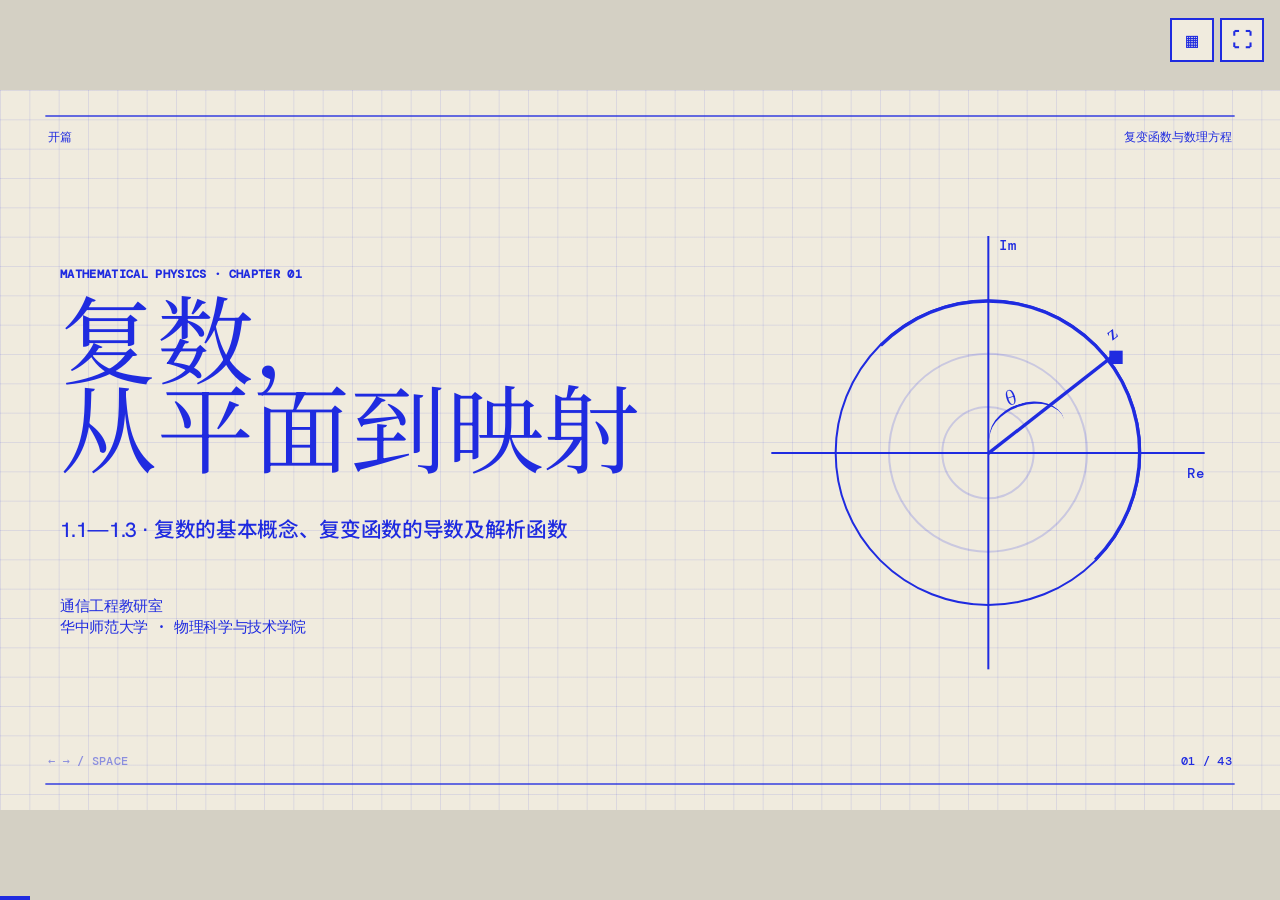
<file: pages/ch1.1-复变函数-html课件.html>
<!DOCTYPE html>
<html lang="zh-CN">
<head>
<meta charset="UTF-8">
<meta name="viewport" content="width=device-width, initial-scale=1.0, viewport-fit=cover">
<meta name="description" content="复变函数与数理方程 1.1-1.3 HTML 课堂课件">
<title>复变函数与数理方程 · 1.1-1.3</title>
<link rel="preconnect" href="https://fonts.googleapis.com">
<link rel="preconnect" href="https://fonts.gstatic.com" crossorigin>
<link href="https://fonts.googleapis.com/css2?family=DM+Mono:wght@400;500&family=Hanken+Grotesk:wght@400;500;600;700&family=Newsreader:opsz,wght@6..72,400;6..72,500&family=Noto+Sans+SC:wght@400;500;600;700&family=Noto+Serif+SC:wght@400;500;700&display=swap" rel="stylesheet">
<script>
window.MathJax={tex:{inlineMath:[['\\(','\\)']],displayMath:[['\\[','\\]']]},svg:{fontCache:'global'},options:{skipHtmlTags:['script','noscript','style','textarea','pre','code']}};
</script>
<script defer src="../assets/mathjax-tex-svg.js"></script>

<link rel="stylesheet" href="../css/slide.css">
</head>
<body>
<div class="deck-viewport"><main class="deck-stage" id="deckStage">

<!-- === 01 COVER === -->
<section class="slide cover active visible" data-section="开篇"><div class="content"><div><div class="micro reveal">MATHEMATICAL PHYSICS · CHAPTER 01</div><h1 class="display reveal d2" data-editable>复数，<br>从平面到映射</h1><p class="lede reveal d3" data-editable>1.1—1.3 · 复数的基本概念、复变函数的导数及解析函数</p><p class="byline reveal d4" data-editable>通信工程教研室<br>华中师范大学 · 物理科学与技术学院</p></div><div class="plane reveal d2"><div class="axis-x"></div><div class="axis-y"></div><div class="circle c1"></div><div class="circle c2"></div><div class="circle c3"></div><div class="orbit"></div><div class="vector"></div><div class="vector-dot"></div><div class="arg-arc"></div></div></div></section>

<!-- === 02 REFERENCES === -->
<section class="slide" data-section="开篇"><div class="content"><div class="rule-title"><h2 class="headline reveal">参考资料</h2><span class="section-no">REFERENCE BOOKS</span></div><div class="reference-books">
    <article class="reference-book primary reveal"><span class="reference-index">01</span><img class="reference-cover" src="../assets/reference-jiang-ying.png" alt="姜颖数学物理方法第二版封面"><div class="reference-meta"><h3>数学物理方法</h3><p><span class="edition">第二版</span><br>姜颖 · 科学出版社</p></div></article>
    <article class="reference-book reveal d2"><span class="reference-index">02</span><img class="reference-cover" src="../assets/reference-wang-dexin.png" alt="汪德新数学物理方法第四版封面"><div class="reference-meta"><h3>数学物理方法</h3><p><span class="edition">第四版</span><br>汪德新 · 科学出版社</p></div></article>
    <article class="reference-book reveal d3"><span class="reference-index">03</span><img class="reference-cover" src="../assets/reference-yao-duanzheng.png" alt="姚端正等数学物理方法第四版封面"><div class="reference-meta"><h3>数学物理方法</h3><p><span class="edition">第四版</span><br>姚端正等 · 科学出版社</p></div></article>
</div></div></section>

<!-- === 03 LEARNING MAP === -->
<section class="slide" data-section="开篇"><div class="content"><div class="rule-title"><h2 class="headline reveal" data-editable>一条贯穿本章的主线</h2><span class="section-no">FROM NUMBER TO GEOMETRY</span></div><div class="summary-grid"><div class="summary-item reveal"><b>01 · 表示</b><p data-editable>用代数式、复平面和极坐标描述同一个复数。</p></div><div class="summary-item reveal d2"><b>02 · 映射</b><p data-editable>观察函数如何把一张平面连续地变成另一张平面。</p></div><div class="summary-item reveal d3"><b>03 · 解析</b><p data-editable>理解“从任意方向趋近”为什么对复导数提出更强要求。</p></div></div><div class="eq chapter-flow reveal d4" style="margin-top:56px" data-editable><span class="math">z=x+iy</span>　→　<span class="math">w=f(z)</span>　→　<span class="math">f′(z)</span></div></div></section>

<!-- === 03 WHY COMPLEX === -->
<section class="slide manifesto" data-section="复数"><div class="content"><div class="micro reveal">OPENING QUESTION</div><h2 class="question reveal d2" data-editable>如果方程 <span class="math">x² = −1</span><br>在实数范围无解，<br>我们应该停止，还是扩展“数”的边界？</h2><div class="answer-line reveal d3"></div><p class="body reveal d4" style="margin-top:30px" data-editable>引入虚单位 <span class="math">i² = −1</span>，并不是技巧，而是构造一个封闭的新数域。</p></div></section>

<!-- === 04 DEFINITION === -->
<section class="slide" data-section="复数"><div class="content"><div class="rule-title"><h2 class="headline reveal" data-editable>复数：一对可在平面上移动的实数</h2><span class="section-no">1.1 / INTERACTIVE DEFINITION</span></div><div class="complex-drag-layout"><div class="complex-drag-copy reveal"><div class="complex-live-formula"><span>\(z=x+\mathrm{i}y\)</span><span id="complexLiveValue">\(=2+1.5\mathrm{i}\)</span></div><div class="complex-live-stats"><div class="complex-stat"><b>实部</b><span id="complexRealStat">Re(z) = 2.00</span></div><div class="complex-stat"><b>虚部</b><span id="complexImagStat">Im(z) = 1.50</span></div><div class="complex-stat"><b>模</b><span id="complexModStat">|z| = 2.50</span></div><div class="complex-stat"><b>辐角</b><span id="complexArgStat">arg z = 0.644 rad</span></div></div><p class="complex-drag-note" data-editable>拖动点 \(z\)：水平位移改变实部 \(x\)，竖直位移改变虚部 \(y\)。点的位置就是有序实数对 \((x,y)\)。</p></div><div class="complex-canvas-wrap reveal d2" id="complexCanvasWrap"><canvas id="complexDragCanvas" aria-label="可拖动复数点的交互式复平面"></canvas><span class="complex-axis-label re">Re</span><span class="complex-axis-label im">Im</span><span class="complex-drag-status" id="complexDragStatus">z = 2.00 + 1.50i</span><span class="canvas-help">拖动 z 改变坐标 · 双击复位</span></div></div></div></section>

<!-- === 05 OPERATIONS === -->
<section class="slide" data-section="复数"><div class="content"><div class="rule-title"><h2 class="headline reveal" data-editable>复数运算：从代数规则看见几何动作</h2><span class="section-no">INTERACTIVE ALGEBRA</span></div><div class="operation-lab"><div class="operation-copy reveal"><div class="operation-tabs" role="tablist" aria-label="复数运算模式"><button class="operation-tab active" data-operation="add">加法</button><button class="operation-tab" data-operation="sub">减法</button><button class="operation-tab" data-operation="mul">乘法</button><button class="operation-tab" data-operation="div">除法</button></div><div class="operation-formula" id="operationFormula">\[z_1+z_2=(x_1+x_2)+\mathrm{i}(y_1+y_2)\]</div><div class="operation-values"><div class="operation-value" id="operationZ1">z₁ = 2.00 + 1.20i</div><div class="operation-value" id="operationZ2">z₂ = 1.20 + 2.00i</div><div class="operation-value" id="operationResult">z₁ + z₂ = 3.20 + 3.20i</div></div><p class="operation-rule" id="operationRule" data-editable>以 \(z_1,z_2\) 为邻边作平行四边形，对角线就是 \(z_1+z_2\)。拖动红、蓝两点改变两个复数。</p></div><div class="operation-canvas-wrap reveal d2" id="operationCanvasWrap"><canvas id="operationCanvas" aria-label="复数加减乘除法的交互式几何演示"></canvas><div class="operation-legend"><span><i class="legend-dot legend-z1"></i>z₁</span><span><i class="legend-dot legend-z2"></i>z₂</span><span><i class="legend-dot legend-result"></i>结果</span></div><span class="operation-status" id="operationStatus">ADD · PARALLELOGRAM</span><span class="canvas-help">拖动 z₁ / z₂ · 切换运算</span></div></div></div></section>

<!-- === 06 CONJUGATE === -->
<section class="slide" data-section="复数"><div class="content"><div class="rule-title"><h2 class="headline reveal" data-editable>共轭：关于实轴的镜像</h2><span class="section-no">INTERACTIVE CONJUGATE</span></div><div class="concept-plane-lab reveal d2" id="conjugatePlaneWrap"><canvas id="conjugatePlaneCanvas" aria-label="复数及其共轭关于实轴对称的交互演示"></canvas><div class="concept-panel"><div class="concept-formula" id="conjugateFormula">\[\bar z=x-\mathrm{i}y,\qquad z\bar z=x^2+y^2\]</div><div class="concept-values" id="conjugateValues"></div></div><span class="concept-status">MIRROR ABOUT Re AXIS</span><div class="concept-legend"><span>● z</span><span>● z̄</span><span>┄ 对称线</span></div><span class="canvas-help">拖动红点 z · 双击复位</span></div></div></section>

<!-- === 07 DIVISION EXAMPLE === -->
<section class="slide" data-section="复数"><div class="content"><div class="rule-title"><h2 class="headline reveal" data-editable>例题：让分母变成实数</h2><span class="section-no">WORKED EXAMPLE</span></div><div class="eq big reveal" style="margin-top:120px" data-editable><span class="math">(3+4i)/(1+2i)</span></div><div class="mapping" style="height:260px;grid-template-columns:1fr 130px 1fr;margin-top:34px"><div class="definition reveal d2"><p class="eq" style="border:0" data-editable>× (1−2i)/(1−2i)</p></div><div class="arrow reveal d2">→</div><div class="definition reveal d3"><p class="eq" style="border:0" data-editable>11/5 − (2/5)i</p></div></div><div class="callout reveal d4"><span class="mark">!</span><p data-editable>核心不是背步骤，而是利用 <span class="math">(a+bi)(a−bi)=a²+b²</span> 消去分母中的虚部。</p></div></div></section>

<!-- === 08 MODULUS === -->
<section class="slide" data-section="复数"><div class="content"><div class="rule-title"><h2 class="headline reveal" data-editable>模与辐角：复平面中的长度和方向</h2><span class="section-no">INTERACTIVE MODULUS</span></div><div class="concept-plane-lab reveal d2" id="modulusPlaneWrap"><canvas id="modulusPlaneCanvas" aria-label="复数模和辐角主值的交互演示"></canvas><div class="concept-panel"><div class="concept-formula" id="modulusFormula">\[|z|=\sqrt{x^2+y^2}=\sqrt{z\bar z}\]</div><div class="concept-values" id="modulusValues"></div></div><span class="concept-status">MODULUS · PRINCIPAL ARGUMENT</span><div class="concept-legend"><span>红：z</span><span>绿：|z|</span><span>弧：Arg z</span></div><span class="canvas-help">拖动红点 z · 双击复位</span></div></div></section>

<!-- === 09 POLAR === -->
<section class="slide" data-section="复数"><div class="content"><div class="rule-title"><h2 class="headline reveal" data-editable>同一个点，两套坐标</h2><span class="section-no">INTERACTIVE POLAR FORM</span></div><div class="concept-plane-lab reveal d2" id="polarPlaneWrap"><canvas id="polarPlaneCanvas" aria-label="直角坐标与极坐标实时转换演示"></canvas><div class="concept-panel"><div class="concept-formula" id="polarFormula">\[z=x+\mathrm{i}y=\rho e^{\mathrm{i}\theta}\]</div><div class="concept-values" id="polarValues"></div></div><span class="concept-status">RECTANGULAR ⇄ POLAR</span><div class="concept-legend"><span>ρ = |z|</span><span>θ = Arg z</span></div><span class="canvas-help">拖动红点 z · 双击复位</span></div></div></section>

<!-- === 10 EULER === -->
<section class="slide manifesto" data-section="复数"><div class="content"><div class="micro reveal">EULER'S FORMULA</div><div class="eq big reveal d2" style="font-size:90px;margin-top:90px" data-editable><span class="math">e<sup>iθ</sup> = cosθ + i sinθ</span></div><p class="question reveal d3" style="font-size:62px;margin-top:70px" data-editable>指数、三角函数与圆周运动，<br>在复平面中成为同一件事。</p><div class="chips reveal d4" style="margin-top:55px"><span class="chip">ROTATION</span><span class="chip">PERIODICITY</span><span class="chip">EXPONENTIAL</span></div></div></section>

<!-- === 11 ARGUMENT === -->
<section class="slide" data-section="复数"><div class="content"><div class="rule-title"><h2 class="headline reveal" data-editable>辐角为什么是多值的？</h2><span class="section-no">ARGUMENT</span></div><div class="two-col"><div class="stack"><div class="eq reveal" data-editable><span class="math">e<sup>iθ</sup>=e<sup>i(θ+2kπ)</sup></span></div><p class="body reveal d2" data-editable>沿圆周多转任意整数圈，最终仍回到同一点。</p><div class="definition reveal d3"><h3>主辐角</h3><p data-editable>本课程取 <span class="math">0 ≤ arg z &lt; 2π</span>，并有 <span class="math">Arg z = arg z + 2kπ</span>。</p></div></div><div class="plane reveal d2"><div class="axis-x"></div><div class="axis-y"></div><div class="circle c1"></div><div class="orbit"></div><div class="vector"></div><div class="vector-dot"></div><div class="arg-arc"></div></div></div></div></section>

<!-- === 12 ROOTS === -->
<section class="slide" data-section="复数"><div class="content"><div class="rule-title"><h2 class="headline reveal" data-editable>开根：在复平面上看见全部答案</h2><span class="section-no">INTERACTIVE N-TH ROOTS</span></div><div class="root-lab"><div class="root-controls reveal"><div class="root-formula">\[w_k=\sqrt[n]{\rho}\,e^{\mathrm{i}(\theta+2k\pi)/n},\quad k=0,\ldots,n-1\]</div><div class="root-inputs"><label class="root-field">Re(z)<input id="rootReal" type="number" step="any" value="1"></label><label class="root-field">Im(z)<input id="rootImag" type="number" step="any" value="1"></label><label class="root-field">根次数 n<input id="rootDegree" type="number" min="2" max="12" step="1" value="5"></label></div><div class="preset-row"><button class="preset-button" data-root-preset="1,1,5">\(\sqrt[5]{1+\mathrm{i}}\)</button><button class="preset-button" data-root-preset="-1,0,3">\(\sqrt[3]{-1}\)</button><button class="preset-button" data-root-preset="3,4,4">\(\sqrt[4]{3+4\mathrm{i}}\)</button></div><div class="root-summary" id="rootSummary" aria-live="polite"></div><div class="root-results" id="rootResults" aria-label="全部复根"></div></div><div class="root-canvas-wrap reveal d2" id="rootCanvasWrap"><canvas id="rootCanvas" aria-label="可交互的复数开根三维图"></canvas><span class="root-status" id="rootStatus">5 ROOTS · r=1.0718</span><span class="canvas-help">拖动旋转 · 滚轮缩放 · 双击复位</span></div></div></div></section>

<!-- === 13 REGIONS === -->
<section class="slide" data-section="复数"><div class="content"><div class="rule-title"><h2 class="headline reveal" data-editable>区域：把不等式翻译成复平面图形</h2><span class="section-no">INTERACTIVE DOMAIN</span></div><div class="region-lab"><div class="region-copy reveal"><div class="region-formula" id="regionFormula">\[1<|z+\mathrm{i}|<3\]</div><div class="region-inputs"><label class="root-field">Re(z₀)<input id="regionCenterX" type="number" step="0.1" value="0"></label><label class="root-field">Im(z₀)<input id="regionCenterY" type="number" step="0.1" value="-1"></label><label class="root-field">内半径 r₁<input id="regionInner" type="number" min="0" step="0.1" value="1"></label><label class="root-field">外半径 r₂<input id="regionOuter" type="number" min="0.1" step="0.1" value="3"></label></div><div class="region-summary" id="regionSummary">测试点 z：拖动右侧红点判断它是否属于区域。</div><div class="region-concepts"><div class="region-concept"><b>开集</b>两条边界均不包含，区域中每一点都有完全落在域内的小邻域。</div><div class="region-concept"><b>复通</b>内圆形成一个孔，域内闭曲线不一定能连续收缩到一点。</div></div></div><div class="region-canvas-wrap reveal d2" id="regionCanvasWrap"><canvas id="regionCanvas" aria-label="复数不等式区域的交互式精确图形"></canvas><div class="region-legend"><i></i>不等式所表示的开区域<br>虚线 = 不包含的边界</div><span class="region-status" id="regionStatus">INSIDE</span><span class="canvas-help">拖动红点测试归属 · 修改参数重绘</span></div></div></div></section>

<!-- === 14 ARGUMENT REGION EXAMPLE === -->
<section class="slide" id="argumentExampleSlide" data-section="复数"><div class="content"><div class="rule-title"><h2 class="headline reveal" data-editable>例题：由辐角不等式确定区域</h2><span class="section-no">WORKED EXAMPLE · INTERACTIVE</span></div><div class="argument-example"><div class="argument-solution reveal"><div class="argument-problem">\[0\lt\arg\frac{z-\mathrm{i}}{z+\mathrm{i}}\lt\frac{\pi}{4}\]</div><div class="argument-steps"><div class="argument-step"><b>1</b><span>令 \(z=x+\mathrm{i}y\)，则</span></div><div class="argument-step"><b>2</b><span>\[\frac{z-\mathrm{i}}{z+\mathrm{i}}=\frac{x^2+y^2-1-2\mathrm{i}x}{x^2+(y+1)^2}.\]</span></div><div class="argument-step"><b>3</b><span>辐角位于第一象限且小于 \(\pi/4\)，故<br>\[-2x>0,\qquad -2x\lt x^2+y^2-1.\]</span></div><div class="argument-step"><b>4</b><span>整理得解集<br>\[x\lt0,\qquad (x+1)^2+y^2>2.\]</span></div></div><div class="argument-conclusion"><strong>几何区域：</strong>左半平面内，圆心 \((-1,0)\)、半径 \(\sqrt2\) 的圆外部分；直线和圆周均不包含。该区域<strong>连通且单连通</strong>。</div></div><div class="argument-canvas-wrap reveal d2" id="argumentExampleWrap"><canvas id="argumentExampleCanvas" aria-label="辐角不等式所表示区域的交互式复平面"></canvas><div class="argument-example-legend"><i></i>解集：\(x\lt0\) 且 \((x+1)^2+y^2>2\)<br>虚线边界不属于区域</div><span class="argument-example-status" id="argumentExampleStatus">INSIDE</span><span class="argument-example-value" id="argumentExampleValue">拖动红点检验</span></div></div></div></section>

<!-- === 15 CHAPTER === -->
<section class="slide chapter-slide" data-section="复变函数"><div class="content"><div class="number reveal">02</div><div><div class="micro reveal">COMPLEX FUNCTIONS</div><h2 class="chapter-title reveal d2" id="complexFunctionsChapterTitle" data-editable>从一个复平面映射到另一个复平面</h2><p class="body reveal d3" data-editable>函数不再只画一条曲线，而是在重塑整张平面。</p></div></div></section>

<!-- === 15 FUNCTION DEFINITION === -->
<section class="slide" id="squareMapSlide" data-section="复变函数"><div class="content"><div class="rule-title"><h2 class="headline reveal" data-editable>单值函数 \(w=z^2\)：从 z 平面到 w 平面</h2><span class="section-no">INTERACTIVE SQUARE MAP</span></div><div class="square-map-lab"><div class="square-map-plane reveal" id="squareZWrap"><canvas id="squareZCanvas" aria-label="w等于z平方映射中的z平面"></canvas><span class="square-map-title">z-plane · \(z=x+\mathrm{i}y\)</span><span class="square-map-help" id="squareZHelp">拖动红点改变 z</span></div><div class="square-map-console reveal d2"><div class="square-map-formula">\[w=z^2=(x^2-y^2)+2xy\,\mathrm{i}\]</div><div class="square-map-tabs" role="tablist" aria-label="映射对象"><button class="square-map-tab active" data-square-mode="points">点</button><button class="square-map-tab" data-square-mode="lines">直线</button><button class="square-map-tab" data-square-mode="region">区域</button></div><div class="square-map-stage" id="squareMapStage">POINTS · 逐点计算像点</div><div class="square-map-values"><div class="square-map-value" id="squareZValue">z = 1.20 + 0.80i</div><div class="square-map-value" id="squareWValue">w = 0.80 + 1.92i</div><div class="square-map-value" id="squarePolarValue">|w|=|z|²，arg w=2 arg z</div></div><div class="square-map-arrow">\(z\mapsto z^2\)　→</div><div class="square-map-legend"><span><i style="background:#e2412f"></i>可拖动点</span><span><i style="background:#16865b"></i>对应像</span><span><i style="background:#1f2be0"></i>几何对象</span><span><i style="background:#e0a400"></i>第二组对象</span></div><p class="square-map-note" id="squareMapNote">每个 \(z\) 都有唯一的 \(w=z^2\)；拖动红点，观察像点如何同步运动。</p></div><div class="square-map-plane reveal d2" id="squareWWrap"><canvas id="squareWCanvas" aria-label="w等于z平方映射中的w平面"></canvas><span class="square-map-title">w-plane · \(w=u+\mathrm{i}v\)</span><span class="square-map-help">同色对象表示映射前后</span></div></div></div></section>

<!-- === 16 DE MOIVRE FORMULA === -->
<section class="slide demoivre-slide" id="demoivreSlide" data-section="复数"><div class="content"><div class="rule-title"><h2 class="headline reveal" data-editable>1.1.4　从欧拉公式到棣莫弗公式</h2><span class="section-no">DE MOIVRE'S FORMULA</span></div><div class="demoivre-layout"><div class="demoivre-rail" aria-hidden="true"></div><div class="demoivre-stack" id="demoivreSteps" data-editable aria-live="polite"><div class="demoivre-step general" data-demoivre-step="1"><span class="demoivre-step-no">1</span><div class="formula">\[z_1z_2\cdots z_n=r_1r_2\cdots r_n\!\left[\cos(\theta_1+\theta_2+\cdots+\theta_n)+\mathrm{i}\sin(\theta_1+\theta_2+\cdots+\theta_n)\right]\]</div><span class="demoivre-tag">复数乘法</span></div><div class="demoivre-step" data-demoivre-step="2"><span class="demoivre-step-no">2</span><div class="formula">\[z_1=z_2=\cdots=z_n=z=r(\cos\theta+\mathrm{i}\sin\theta)=re^{\mathrm{i}\theta}\]</div><span class="demoivre-tag">欧拉公式</span></div><div class="demoivre-step power" data-demoivre-step="3"><span class="demoivre-step-no">3</span><div class="formula">\[z^n=r^n\!\left(\cos n\theta+\mathrm{i}\sin n\theta\right)\]</div><span class="demoivre-tag">辐角相加</span></div><div class="demoivre-step exponential" data-demoivre-step="4"><span class="demoivre-step-no">4</span><div class="formula">\[z^n=r^n e^{\mathrm{i}n\theta}\]</div><span class="demoivre-tag">指数形式</span></div><div class="demoivre-step final" data-demoivre-step="5"><span class="demoivre-step-no">5</span><div class="demoivre-special">特别地，当<br>\(|z|=r=1\) 时</div><div class="formula">\[\left(\cos\theta+\mathrm{i}\sin\theta\right)^n=\cos n\theta+\mathrm{i}\sin n\theta\]</div><span class="demoivre-tag">棣莫弗公式</span></div></div><div class="demoivre-progress" id="demoivreProgress" aria-hidden="true"><i></i><i></i><i></i><i></i><i></i></div></div></div></section>

<!-- === 17 EXP === -->
<section class="slide" id="expMapSlide" data-section="复变函数"><div class="content"><div class="rule-title"><h2 class="headline reveal" data-editable>\(w=e^z\)：把直角网格卷成圆环与射线</h2><span class="section-no">INTERACTIVE EXPONENTIAL MAP</span></div><div class="exp-map-lab"><div class="exp-plane-wrap reveal" id="expZWrap"><canvas id="expZCanvas" aria-label="可拖动复数点的 z 平面分区"></canvas><span class="exp-plane-title">z-plane · z=x+iy</span><span class="exp-plane-help">拖动红点改变 z</span></div><div class="exp-map-console reveal d2"><div class="exp-map-formula" data-editable>\[w=e^z=e^x e^{\mathrm{i}y}=e^x(\cos y+\mathrm{i}\sin y)\]</div><div class="exp-map-values"><div class="exp-map-value" id="expZValue">z = 0.50 + 1.00i</div><div class="exp-map-value" id="expModValue">|w| = eˣ = 1.649</div><div class="exp-map-value" id="expArgValue">arg w = y = 1.000 rad</div><div class="exp-map-value" id="expWValue">w = 0.891 + 1.387i</div></div><div class="exp-map-stage" id="expMapStage">STEP 1 · 左半平面映入单位圆内</div><div class="exp-map-modes"><button class="exp-map-mode active" data-exp-mode="negative">x&lt;0 → |w|&lt;1</button><button class="exp-map-mode" data-exp-mode="unit">0≤x≤1 → 圆环</button><button class="exp-map-mode" data-exp-mode="outer">1≤x≤2 → 外圆环</button><button class="exp-map-mode" data-exp-mode="sector">0≤y≤π/2 → 扇区</button><button class="exp-map-mode wide" data-exp-mode="periodic">y 与 y+2π → 同一点</button></div><div class="exp-map-actions"><button class="exp-map-play" id="expMapPlay" title="自动逐区演示">▶ 自动逐区演示</button><button class="exp-map-reset" id="expMapReset" title="复位">↺</button></div><div class="exp-map-notes"><p class="exp-map-note" data-editable><b>实部 x</b><br>控制半径 \(|w|=e^x\)，竖直带映成圆环。</p><p class="exp-map-note" data-editable><b>虚部 y</b><br>控制辐角 \(\arg w=y\)，水平线映成射线。</p></div><p class="exp-map-period" data-editable>周期性：\(e^{z+2\pi\mathrm{i}}=e^z\)。不同的 \(z\) 可以落到同一个 \(w\)。</p></div><div class="exp-plane-wrap reveal d2" id="expWWrap"><canvas id="expWCanvas" aria-label="指数函数像点所在的 w 平面"></canvas><span class="exp-plane-title">w-plane · w=eᶻ</span><span class="exp-plane-help">圆：x 固定 · 射线：y 固定</span></div></div></div></section>

<!-- === 18 MANY-TO-ONE === -->
<section class="slide" data-section="复变函数"><div class="content"><div class="rule-title"><h2 class="headline reveal" data-editable>多叶函数与多值函数，不是一回事</h2><span class="section-no">VOCABULARY</span></div><div class="two-col"><div class="definition reveal"><h3>多叶函数 · 多到一</h3><p data-editable>不同的 z 可以映射到同一个 w。例：<span class="math">z²</span>、<span class="math">eᶻ</span>。</p><div class="eq" style="margin-top:32px" data-editable>z₁ ≠ z₂，f(z₁)=f(z₂)</div></div><div class="definition reveal d2"><h3>多值函数 · 一到多</h3><p data-editable>同一个 z 对应多个 w，常由多叶函数取反函数产生。例：<span class="math">√z</span>、<span class="math">Ln z</span>。</p><div class="eq" style="margin-top:32px" data-editable>z → {w₁,w₂,…}</div></div></div><div class="callout reveal d3" style="margin-top:48px"><span class="mark">!</span><p data-editable>多值关系不适合直接讨论导数、积分与级数，因此必须先选定单值分支。</p></div></div></section>

<!-- === 19 LOG === -->
<section class="slide" data-section="复变函数"><div class="content"><div class="rule-title"><h2 class="headline reveal" data-editable><span class="math">Ln z</span> 的多值性来自辐角</h2><span class="section-no">COMPLEX LOG</span></div><div class="two-col wide-left"><div class="stack"><div class="eq big reveal" data-editable><span class="math">Ln z = ln|z| + i Arg z</span></div><div class="eq reveal d2" data-editable><span class="math">wₖ = ln|z| + i(θ+2kπ)</span></div><p class="body reveal d3" data-editable>实部固定为 <span class="math">lnρ</span>，虚部随辐角每增加 2π 进入下一层。</p></div><svg viewBox="0 0 650 650" class="reveal d2" aria-label="复对数螺旋面"><path d="M325 325 C460 200 570 330 470 450 C350 590 120 450 150 250 C180 40 520 45 580 270" fill="none" stroke="#1f2be0" stroke-width="14"/><path d="M325 325 C460 200 570 330 470 450 C350 590 120 450 150 250" fill="none" stroke="rgba(31,43,224,.2)" stroke-width="80"/><line x1="325" y1="325" x2="325" y2="50" stroke="#1f2be0" stroke-width="4"/><text x="350" y="80" fill="#1f2be0" font-size="32">Im(w)=θ</text><text x="350" y="590" fill="#1f2be0" font-size="30">每转一圈，上升 2π</text></svg></div></div></section>

<!-- === 20 BRANCH CUT === -->
<section class="slide" data-section="复变函数"><div class="content"><div class="rule-title"><h2 class="headline reveal" data-editable>支割线：禁止跨越的一条约定</h2><span class="section-no">BRANCH CUT</span></div><div class="two-col"><div class="stack"><div class="definition reveal"><h3>支点</h3><p data-editable>变量绕该点一圈回到原处，函数值却进入另一个分支。</p></div><div class="definition reveal d2"><h3>支割线</h3><p data-editable>连接两个支点，并规定单值分支内的路径不能跨越该线。</p></div><div class="callout reveal d3"><span class="mark">→</span><p data-editable>常取负实轴：<span class="math">−π ≤ arg z &lt; π</span>。</p></div></div><div class="plane reveal d2"><div class="axis-x"></div><div class="axis-y"></div><div class="circle c1"></div><div style="position:absolute;left:0;top:319px;width:324px;height:12px;background:var(--ink)"></div><div style="position:absolute;left:70px;top:270px;font:500 23px var(--mono)">branch cut</div><div class="orbit"></div></div></div></div></section>

<!-- === 21 RIEMANN SURFACE === -->
<section class="slide" data-section="复变函数"><div class="content"><div class="rule-title"><h2 class="headline reveal" data-editable>黎曼面：把不同分支接成一张连续的面</h2><span class="section-no">RIEMANN SURFACE</span></div><div class="riemann-layout"><div class="riemann-copy"><p class="body reveal" data-editable>支割线把多值函数切成独立单值分支；黎曼面则把这些分支沿割线重新衔接。</p><div class="branch-row reveal d2"><div class="branch-symbol">\(\sqrt{z}\)</div><div><b>两层黎曼面</b><p data-editable>跨过割线进入另一层；绕支点两圈后回到原函数值。</p></div></div><div class="branch-row reveal d3"><div class="branch-symbol">\(\operatorname{Ln}z\)</div><div><b>无穷层黎曼面</b><p data-editable>每绕支点一圈，函数值的虚部增加 \(2\pi\)，进入新的分支。</p></div></div></div><figure class="riemann-figures reveal d2">
    <img class="source-figure" src="../assets/riemann-branch.png" alt="原课件中的支割线与分支衔接图">
    <img class="source-figure" src="../assets/riemann-sqrt.jpg" alt="原课件中的平方根双层黎曼面">
    <figcaption class="source-caption">图源：ch1.1.pdf 原课件</figcaption>
</figure></div></div></section>
<!-- === 22 RECAP === -->
<section class="slide manifesto" data-section="复变函数"><div class="content"><div class="micro reveal">CHECKPOINT</div><h2 class="question reveal d2" data-editable>辐角多值性<br>→ 函数多值性<br>→ 支割线分支<br>→ 黎曼面衔接</h2><p class="body reveal d3" style="margin-top:55px" data-editable>这条链解释了为什么复分析需要重新定义“函数所在的空间”。</p></div></section>

<!-- === 23 CHAPTER === -->
<section class="slide chapter-slide" data-section="解析函数"><div class="content"><div class="number reveal">03</div><div><div class="micro reveal">DERIVATIVE & ANALYTICITY</div><h2 class="chapter-title reveal d2" data-editable>复导数为何比<br>实导数严格得多？</h2><p class="body reveal d3" data-editable>因为 Δz 可以从平面中的任意方向趋近于 0。</p></div></div></section>

<!-- === 24 DERIVATIVE CONTRAST === -->
<section class="slide" data-section="解析函数"><div class="content"><div class="rule-title"><h2 class="headline reveal" data-editable>同一个极限，必须经得起所有方向</h2><span class="section-no">DIRECTION TEST</span></div><div class="two-col"><div class="stack"><div class="definition reveal"><h3><span class="math">f(z)=z²</span></h3><p data-editable>差商化简为 <span class="math">2z+Δz</span>，无论路径如何都趋于 <span class="math">2z</span>。</p></div><div class="eq reveal d2" data-editable><span class="math">f′(z)=2z</span></div></div><div class="stack"><div class="definition reveal d2"><h3><span class="math">f(z)=z̄</span></h3><p data-editable>沿 x 轴趋近，差商为 1；沿 y 轴趋近，差商为 −1。</p></div><div class="eq reveal d3" data-editable><span class="math">1 ≠ −1　⇒　f′(z) 不存在</span></div></div></div></div></section>

<!-- === 25 LIMIT === -->
<section class="slide" data-section="解析函数"><div class="content"><div class="rule-title"><h2 class="headline reveal" data-editable>复极限：任意路径必须给出同一答案</h2><span class="section-no">ε—δ</span></div><div class="two-col wide-left"><div class="stack"><div class="definition reveal"><h3>定义</h3><p data-editable>任给 ε&gt;0，总存在 δ&gt;0，使得当 0&lt;|z−z₀|&lt;δ 时，都有 |f(z)−w₀|&lt;ε。</p></div><div class="eq reveal d2" data-editable><span class="math">lim<sub>z→z₀</sub> f(z)=w₀</span></div><div class="callout reveal d3"><span class="mark">∀</span><p data-editable>“任意路径”是复极限存在的关键要求。</p></div></div><div class="path-diagram reveal d2"><div class="path p1"><span>path 1</span></div><div class="path p2"><span>path 2</span></div><div class="path p3"><span>path 3</span></div></div></div></div></section>

<!-- === 26 INTERACTIVE BRANCH POINT === -->
<section class="slide" id="branchPointSlide" data-section="复变函数"><div class="content"><div class="rule-title"><h2 class="headline reveal">支点：绕一圈，进入另一分支</h2><span class="section-no">INTERACTIVE BRANCH POINT</span></div><div class="branch-point-lab"><div class="branch-point-copy reveal"><div class="branch-definition"><b>支点</b><br>若 \(z\) 绕某点一周回到原处，而 \(w=f(z)\) 从一个单值分支连续进入另一个分支，该点就是多值函数的支点。</div><div class="branch-log-formula">\[\operatorname{Ln}z=\ln\rho+\mathrm{i}(\theta+2k\pi)\]</div><div class="branch-point-facts"><div class="branch-point-fact"><b>原点 \(0\)</b>绕行一周：\(\theta\to\theta+2\pi\)，故 \(\operatorname{Ln}z\to\operatorname{Ln}z+2\pi\mathrm{i}\)。</div><div class="branch-point-fact"><b>无穷远点 \(\infty\)</b>在扩充复平面中交换环路内外，同一闭路也围绕 \(\infty\)，因此它也是支点。</div></div><div class="branch-controls"><button class="branch-play" id="branchPointPlay">▶ 绕原点一周</button><button class="branch-reset" id="branchPointReset" title="复位">↺</button></div><input class="branch-progress" id="branchPointProgress" type="range" min="0" max="12.5663706144" step="0.01" value="0" aria-label="连续改变绕原点的总辐角"><div class="branch-readout" id="branchPointReadout">θ = 0.00π · k = 0 · 当前主支</div></div><div class="branch-point-canvas-wrap reveal d2" id="branchPointCanvasWrap"><canvas id="branchPointCanvas" aria-label="复对数绕支点后进入新分支的交互演示"></canvas><span class="branch-point-status" id="branchPointStatus">z 回到原处，w 上升 2πi</span><span class="branch-point-caption">左：z-plane 绕 0　→　右：w-plane 沿虚轴进入下一层</span></div></div></div></section>

<!-- === 27 INTERACTIVE SQUARE-ROOT BRANCH POINT === -->
<section class="slide" id="sqrtBranchSlide" data-section="复变函数"><div class="content"><div class="rule-title"><h2 class="headline reveal">\(\sqrt{z-1}\)：绕一周换层，绕两周返回</h2><span class="section-no">TWO-SHEET RIEMANN SURFACE</span></div><div class="branch-point-lab"><div class="branch-point-copy reveal"><div class="branch-definition"><b>支点 \(z=1\)</b><br>令 \(z-1=\rho e^{\mathrm{i}\theta}\)。绕 \(z=1\) 一周使 \(\theta\to\theta+2\pi\)，平方根因此改变符号。</div><div class="branch-log-formula">\[w=\sqrt{z-1}=\sqrt\rho\,e^{\mathrm{i}\theta/2}\]</div><div class="branch-point-facts"><div class="branch-point-fact"><b>第一圈</b>\[w(\theta+2\pi)=-w(\theta)\]同一个 \(z\)，进入第二张分支面。</div><div class="branch-point-fact"><b>第二圈</b>\[w(\theta+4\pi)=w(\theta)\]两张分支面在支点处连续连接。</div></div><div class="branch-controls"><button class="branch-play" id="sqrtBranchPlay">▶ 绕支点一周</button><button class="branch-reset" id="sqrtBranchReset" title="复位">↺</button></div><input class="branch-progress" id="sqrtBranchProgress" type="range" min="0" max="12.5663706144" step="0.01" value="0" aria-label="连续改变绕支点一的总辐角"><div class="branch-readout" id="sqrtBranchReadout">θ = 0.00π · sheet 1 · w = +√ρ</div></div><div class="branch-point-canvas-wrap reveal d2" id="sqrtBranchCanvasWrap"><canvas id="sqrtBranchCanvas" aria-label="平方根函数的双层黎曼面交互演示"></canvas><span class="branch-point-status" id="sqrtBranchStatus">支点 z=1 · 两层在此连接</span><span class="branch-point-caption">青：Re(w)&lt;0　黄：Re(w)&gt;0 · 拖动旋转 · 滚轮缩放 · 双击复位</span></div></div></div></section>

<!-- === 26 LIMIT EXAMPLE === -->
<section class="slide" data-section="解析函数"><div class="content"><div class="rule-title"><h2 class="headline reveal" data-editable>反例：路径不同，极限不同</h2><span class="section-no">PATH DEPENDENCE</span></div><div class="eq reveal" data-editable><span class="math">f(z)=2xy/(x²+y²)</span></div><div class="two-col" style="height:430px;margin-top:52px"><div class="definition reveal d2"><h3>沿 y=x</h3><p class="eq" style="border:0" data-editable><span class="math">f(z)=1</span></p></div><div class="definition reveal d3"><h3>沿 y=−x</h3><p class="eq" style="border:0" data-editable><span class="math">f(z)=−1</span></p></div></div><div class="callout reveal d4"><span class="mark">×</span><p data-editable>两条路径给出不同结果，所以 z→0 时极限不存在。</p></div></div></section>

<!-- === 27 CONTINUITY === -->
<section class="slide" data-section="解析函数"><div class="content"><div class="rule-title"><h2 class="headline reveal" data-editable>连续：极限值等于函数值</h2><span class="section-no">CONTINUITY</span></div><div class="eq big reveal" style="margin-top:70px" data-editable><span class="math">lim<sub>z→z₀</sub> f(z)=f(z₀)</span></div><div class="summary-grid" style="margin-top:55px"><div class="summary-item reveal d2"><b>多项式</b><p data-editable>在整个复平面连续。</p></div><div class="summary-item reveal d3"><b>指数函数</b><p data-editable>eᶻ=eˣcosy+i eˣsiny，因此处处连续。</p></div><div class="summary-item reveal d4"><b>分支函数</b><p data-editable>在选定分支及避开割线后讨论连续性。</p></div></div></div></section>

<!-- === 28 INFINITY === -->
<section class="slide" data-section="解析函数"><div class="content"><div class="rule-title"><h2 class="headline reveal" data-editable>黎曼球面：把无穷远点纳入复平面</h2><span class="section-no">INTERACTIVE RIEMANN SPHERE</span></div><div class="sphere-lab"><div class="sphere-copy reveal"><p class="body" data-editable>从北极 \(N\) 向复平面上的点 \(z=x+\mathrm{i}y\) 作直线，它与球面交于唯一像点 \(Z\)。</p><div class="sphere-formula">\[Z=\left(\frac{4x}{|z|^2+4},\frac{4y}{|z|^2+4},\frac{|z|^2-4}{|z|^2+4}\right)\]</div><div class="sphere-inputs"><label class="root-field">Re(z)<input id="sphereReal" type="number" step="any" value="1"></label><label class="root-field">Im(z)<input id="sphereImag" type="number" step="any" value="1"></label></div><div class="sphere-presets"><button class="preset-button" data-sphere-preset="0,0">\(0\)</button><button class="preset-button" data-sphere-preset="2,1">\(2+\mathrm{i}\)</button><button class="preset-button" data-sphere-preset="12,5">趋近 \(\infty\)</button></div><div class="sphere-summary" id="sphereSummary" aria-live="polite"></div><p class="sphere-note" data-editable>沿任意方向令 \(|z|\to\infty\)，像点都趋近北极 \(N=(0,0,1)\)。因此扩充复平面只有一个无穷远点。</p></div><div class="sphere-canvas-wrap reveal d2" id="sphereCanvasWrap"><canvas id="sphereCanvas" aria-label="可交互的黎曼球面与球极投影"></canvas><span class="sphere-label north">N ↔ ∞</span><div class="sphere-plane-pip"><span>复平面 ℂ</span><canvas id="spherePlaneInset" width="560" height="440" aria-label="复平面画中画"></canvas></div><span class="sphere-status" id="sphereStatus">z = 1 + i</span><span class="canvas-help">拖动旋转 · 滚轮缩放 · 双击复位</span></div></div></div></section>

<!-- === 29 DERIVATIVE === -->
<section class="slide" id="complexDerivativeSlide" data-section="解析函数"><div class="content"><div class="derivative-reference reveal"><h2 class="derivative-tab" data-editable>复变函数的导数</h2><div data-editable><p class="derivative-definition"><b>定义：</b>设 \(w=f(z)\) 是在 \(z\) 点邻域定义的单值函数，若</p><div class="derivative-equation">\[f'(z)=\lim_{\Delta z\to0}\frac{\Delta f}{\Delta z}=\lim_{\Delta z\to0}\frac{f(z+\Delta z)-f(z)}{\Delta z},\]<span class="derivative-number">(38)</span></div><p class="derivative-explain">在 \(z\) 点存在，则称 \(f(z)\) 在 \(z\) 点<b>可导</b>或<b>可微</b>（二者概念有差别但等价），并称此极限值为 \(f(z)\) 在 \(z\) 点的导数，记为 \(f'(z)\)。</p><ul class="derivative-points"><li>由极限的定义可知，无论 \(\Delta z\to0\) 的方式如何，上式均应趋近于同一有限值。</li><li>若 \(f(z)\) 在 \(z\) 点可导，则 \(f(z)\) 在 \(z\) 点必然连续。</li><li>实变函数的导数公式都可以推广到复变函数中。</li></ul></div></div></div></section>

<!-- === 30 CR === -->
<section class="slide" id="crDefinitionSlide" data-section="解析函数"><div class="content"><div class="cr-reference reveal"><h2 class="cr-reference-tab" data-editable>柯西-黎曼条件（C-R 条件）</h2><div data-editable><p class="cr-reference-intro">C-R 条件的出发点为 \(\mathbf{f'(z)}\) 的极限须与 \(\mathbf{\Delta z}\) 趋近于 0 的方向无关。在介绍 C-R 条件之前，先回顾一下偏导的定义。拥有两个自变量函数 \(u(x,y)\) 的偏导定义为：</p><div class="cr-partial-equation">\[\frac{\partial u}{\partial x}(x,y)=\lim_{\Delta x\to0}\frac{u(x+\Delta x,y)-u(x,y)}{\Delta x},\]<span class="cr-equation-number">(39)</span></div><p class="cr-partial-note">即把 \(y\) 视为常数对 \(u\) 求 \(x\) 的导；</p><div class="cr-partial-equation">\[\frac{\partial u}{\partial y}(x,y)=\lim_{\Delta y\to0}\frac{u(x,y+\Delta y)-u(x,y)}{\Delta y},\]<span class="cr-equation-number">(40)</span></div><p class="cr-partial-note">即把 \(x\) 视为常数对 \(u\) 求 \(y\) 的导。</p><p class="cr-reading-note">\(\partial u\) 读作偏 \(u\)。</p></div></div></div></section>

<!-- === 31 CR NECESSARY === -->
<section class="slide" id="partialDerivativeSlide" data-section="解析函数"><div class="content"><div class="rule-title"><h2 class="headline reveal" data-editable>偏导：固定一个方向，只观察另一个方向</h2><span class="section-no">INTERACTIVE PARTIAL DERIVATIVES</span></div><div class="partial-lab"><div class="partial-console reveal"><p class="partial-principle" data-editable><b>同一个曲面，两条截线。</b><br>固定 \(y=y_0\)，沿红色截线观察 \(x\) 的变化；固定 \(x=x_0\)，沿绿色截线观察 \(y\) 的变化。</p><div class="partial-formula" id="partialFormula">\[u(x,y)=3-0.22x^2-0.16y^2+0.12xy\]</div><div class="partial-modes"><button class="partial-mode active" data-partial-mode="x">固定 y，看 x</button><button class="partial-mode" data-partial-mode="y">固定 x，看 y</button><button class="partial-mode" data-partial-mode="both">同时比较</button></div><div class="partial-sliders"><label class="partial-slider"><span>\(x_0\)</span><input id="partialX" type="range" min="-2.5" max="2.5" step="0.05" value="1"><output id="partialXOut">1.00</output></label><label class="partial-slider"><span>\(y_0\)</span><input id="partialY" type="range" min="-2.5" max="2.5" step="0.05" value="-0.6"><output id="partialYOut">-0.60</output></label><label class="partial-slider"><span>\(\Delta\)</span><input id="partialDelta" type="range" min="0.08" max="1.5" step="0.02" value="1.1"><output id="partialDeltaOut">1.10</output></label></div><div class="partial-readouts"><div class="partial-readout"><strong>沿 x 方向</strong><span id="partialXValue">差商</span></div><div class="partial-readout"><strong>沿 y 方向</strong><span id="partialYValue">差商</span></div></div><div class="partial-limit" id="partialLimit">拖动 Δ：割线逐渐贴近切线，差商趋近偏导。</div></div><div class="partial-canvas-wrap reveal d2" id="partialCanvasWrap"><canvas id="partialCanvas" aria-label="函数曲面及两个方向偏导的三维交互演示"></canvas><div class="partial-legend"><span><i class="px"></i>\(y=y_0\)：\(\partial u/\partial x\)</span><span><i class="py"></i>\(x=x_0\)：\(\partial u/\partial y\)</span></div><span class="partial-status" id="partialStatus">FIX y · MOVE x</span><span class="canvas-help">拖动旋转 · 滚轮缩放 · 双击复位</span></div></div></div></section>

<!-- === 32 GEOMETRIC DERIVATIVE === -->
<section class="slide" data-section="解析函数"><div class="content"><div class="rule-title"><h2 class="headline reveal" data-editable>导数的几何意义：局部缩放 + 旋转</h2><span class="section-no">LOCAL GEOMETRY</span></div><div class="two-col"><div class="stack"><div class="number reveal">|f′|</div><p class="body reveal d2" data-editable>表示无穷小线段长度的放大倍数。</p></div><div class="stack"><div class="number reveal d2">arg f′</div><p class="body reveal d3" data-editable>表示映射前后切线方向的转动角。</p></div></div><div class="eq reveal d4" style="margin-top:50px" data-editable><span class="math">Δw ≈ f′(z₀) · Δz</span></div></div></section>

<!-- === 33 ANALYTIC === -->
<section class="slide" data-section="解析函数"><div class="content"><div class="rule-title"><h2 class="headline reveal" data-editable>解析：不仅在一点可导，还要在邻域处处可导</h2><span class="section-no">ANALYTICITY</span></div><div class="two-col"><div class="definition reveal"><h3>可导</h3><p data-editable>只要求函数在 z₀ 这一点的导数存在。</p></div><div class="definition reveal d2"><h3>解析</h3><p data-editable>要求函数在 z₀ 及其某个邻域内处处可导。</p></div></div><div class="eq reveal d3" style="margin-top:64px" data-editable>解析 ⇒ 可导 ⇒ 连续</div><div class="callout reveal d4" style="margin-top:40px"><span class="mark">例</span><p data-editable><span class="math">f(z)=|z|²</span> 只在原点可导，因此在原点并不解析。</p></div></div></section>

<!-- === 34 LOG DOMAIN === -->
<section class="slide" data-section="解析函数"><div class="content"><div class="rule-title"><h2 class="headline reveal" data-editable><span class="math">Ln z</span> 在哪里解析？</h2><span class="section-no">DOMAIN</span></div><div class="two-col wide-left"><div class="stack"><p class="body reveal" data-editable>每个单值分支在去掉支点与支割线的复平面上解析。</p><div class="eq reveal d2" data-editable><span class="math">(Ln z)′ = 1/z</span></div><p class="body reveal d3" data-editable>导数只在 z=0 处没有定义，所以导数的解析域可能比所选原函数分支更大。</p></div><div class="plane reveal d2"><div class="axis-x"></div><div class="axis-y"></div><div class="circle c1"></div><div style="position:absolute;left:0;top:319px;width:324px;height:12px;background:var(--ink)"></div><div style="position:absolute;left:312px;top:312px;width:26px;height:26px;background:var(--paper);border:5px solid var(--ink)"></div></div></div></div></section>

<!-- === 35 CONJUGATE PROPERTY === -->
<section class="slide" data-section="解析函数"><div class="content"><div class="rule-title"><h2 class="headline reveal" data-editable>解析函数的共轭性：等 u 线与等 v 线正交</h2><span class="section-no">ORTHOGONAL FAMILIES</span></div><div class="two-col wide-left"><div class="stack"><div class="eq reveal" data-editable><span class="math">∇u · ∇v = uₓvₓ + uᵧvᵧ = 0</span></div><p class="body reveal d2" data-editable>C-R 条件把实部和虚部紧密联系起来。给出其中一个，另一个可确定到一个加法常数。</p><div class="callout reveal d3"><span class="mark">⊥</span><p data-editable>当 f′(z)≠0 时，两族等值线在交点处互相垂直。</p></div></div><div class="orthogonal reveal d2"></div></div></div></section>

<!-- === 36 HARMONIC === -->
<section class="slide" data-section="解析函数"><div class="content"><div class="rule-title"><h2 class="headline reveal" data-editable>解析函数的实部与虚部都是调和函数</h2><span class="section-no">HARMONICITY</span></div><div class="eq big reveal" style="margin-top:70px" data-editable><span class="math">∇²u=uₓₓ+uᵧᵧ=0</span></div><div class="eq big reveal d2" style="margin-top:38px" data-editable><span class="math">∇²v=vₓₓ+vᵧᵧ=0</span></div><p class="question reveal d3" style="font-size:54px;margin-top:56px" data-editable>解析性把复函数与二维稳态场、势函数和拉普拉斯方程连接起来。</p></div></section>

<!-- === 37 CONFORMAL === -->
<section class="slide" data-section="解析函数"><div class="content"><div class="rule-title"><h2 class="headline reveal" data-editable>保角性：局部保持夹角</h2><span class="section-no">CONFORMAL MAP</span></div><div class="mapping reveal d2"><div class="map-plane"><div class="grid-lines"></div><span class="map-label">z-plane</span></div><div class="arrow">f</div><div class="map-plane"><div class="rings"></div><div class="radials"></div><span class="map-label">w-plane</span></div></div><div class="callout reveal d3"><span class="mark">∠</span><p data-editable>若 f 在 z₀ 解析且 f′(z₀)≠0，则经过 z₀ 的任意两条曲线映射后仍保持夹角大小和方向。</p></div></div></section>

<!-- === 38 SUMMARY === -->
<section class="slide" data-section="总结"><div class="content"><div class="rule-title"><h2 class="headline reveal" data-editable>本章知识地图</h2><span class="section-no">RECAP</span></div><div class="summary-grid"><div class="summary-item reveal"><b>复数表示</b><p data-editable>z=x+iy=ρeⁱᶿ；模是长度，辐角是方向。</p></div><div class="summary-item reveal d2"><b>复变映射</b><p data-editable>z² 改变模和辐角；eᶻ 把平移变成缩放与旋转。</p></div><div class="summary-item reveal d3"><b>多值结构</b><p data-editable>支点、支割线、单值分支与黎曼面。</p></div><div class="summary-item reveal"><b>复极限</b><p data-editable>任意路径趋近必须得到相同结果。</p></div><div class="summary-item reveal d2"><b>C-R 条件</b><p data-editable>连接实部与虚部，是复可导的必要条件。</p></div><div class="summary-item reveal d3"><b>解析函数</b><p data-editable>共轭性、调和性与保角性。</p></div></div></div></section>

<!-- === 39 EXIT QUIZ === -->
<section class="slide manifesto" data-section="总结"><div class="content"><div class="micro reveal">EXIT QUESTION</div><h2 class="question reveal d2" data-editable>为什么函数 <span class="math">f(z)=z̄</span><br>处处连续，却处处不可导？</h2><div class="answer-line reveal d3"></div><p class="body reveal d4" style="margin-top:28px" data-editable>提示：比较 Δz 沿实轴与虚轴趋近 0 时的差商。</p></div></section>

<!-- === 40 CLOSING === -->
<section class="slide cover" id="closingSlide" data-section="总结"><div class="content"><div><div class="micro reveal">CHAPTER 01 · COMPLETE</div><h2 class="display reveal d2" style="font-size:126px" data-editable>从一个数，<br>看见一张平面</h2><p class="lede reveal d3" data-editable>下一步：复变函数的积分与柯西定理</p><p class="byline reveal d4" data-editable>通信工程教研室 / 华中师范大学</p></div><div class="closing-plane-lab reveal d2" id="closingPlaneWrap"><canvas id="closingPlaneCanvas" aria-label="圆周上的复数点与模辐角演示"></canvas><span class="closing-plane-status" id="closingPlaneStatus">|z| = 3.30</span><span class="canvas-help">\(|z|=\rho\) 保持不变 · \(\theta\) 随时间增加</span></div></div></section>

</main></div>
<!-- === PRESENTATION UI === -->
<div class="progress" id="progress"></div><button class="ui" id="overviewBtn" title="总览 (O)" aria-label="幻灯片总览">▦</button><button class="ui" id="fullBtn" title="全屏 (F)" aria-label="全屏">⛶</button>
<div class="edit-hotzone" aria-hidden="true"></div><button class="ui edit-toggle" id="editToggle" title="编辑模式 (E)" aria-label="编辑模式">E</button><div class="save-toast" id="toast">已保存到浏览器</div>
<aside class="overview" id="overview" aria-hidden="true"><header class="overview-head"><span>复变函数与数理方程 · 幻灯片总览</span><button class="ui" id="closeOverview" style="position:static" aria-label="关闭">×</button></header><div class="overview-grid" id="overviewGrid"></div></aside>
<script src="../js/slide.js"></script>
<script type="module">
/* === THREE.JS INTERACTIVE N-TH ROOT LAB === */
import * as THREE from '../assets/three.module.min.js';

const canvas=document.getElementById('rootCanvas');
const wrap=document.getElementById('rootCanvasWrap');
const realInput=document.getElementById('rootReal');
const imagInput=document.getElementById('rootImag');
const degreeInput=document.getElementById('rootDegree');
const summary=document.getElementById('rootSummary');
const results=document.getElementById('rootResults');
const status=document.getElementById('rootStatus');
const renderer=new THREE.WebGLRenderer({canvas,antialias:true,alpha:true});
renderer.setPixelRatio(Math.min(devicePixelRatio,2));
renderer.setClearColor(0x000000,0);
const scene=new THREE.Scene();
const camera=new THREE.PerspectiveCamera(34,1,.1,100);
camera.position.set(0,0,7.2);
camera.lookAt(0,0,0);
const plot=new THREE.Group();
plot.rotation.x=0;
scene.add(plot);
const ink=0x1f2be0,soft=0x8790ef;
let dynamic=new THREE.Group();
plot.add(dynamic);

function line(points,color=ink,opacity=1){const geometry=new THREE.BufferGeometry().setFromPoints(points);const material=new THREE.LineBasicMaterial({color,transparent:opacity<1,opacity});return new THREE.Line(geometry,material)}
function staticAxes(){plot.add(line([new THREE.Vector3(-3.1,0,0),new THREE.Vector3(3.1,0,0)],ink));plot.add(line([new THREE.Vector3(0,-3.1,0),new THREE.Vector3(0,3.1,0)],ink));for(let i=-3;i<=3;i++){if(i===0)continue;plot.add(line([new THREE.Vector3(i,-.055,0),new THREE.Vector3(i,.055,0)],soft,.7));plot.add(line([new THREE.Vector3(-.055,i,0),new THREE.Vector3(.055,i,0)],soft,.7))}}
staticAxes();

function fmt(value){const clean=Math.abs(value)<5e-11?0:value;return Number(clean.toFixed(5)).toString()}
function disposeGroup(group){group.traverse(object=>{object.geometry?.dispose();if(Array.isArray(object.material))object.material.forEach(m=>m.dispose());else object.material?.dispose()});plot.remove(group)}
function calculate(){const a=Number(realInput.value),b=Number(imagInput.value);let n=Math.round(Number(degreeInput.value));n=Math.min(12,Math.max(2,Number.isFinite(n)?n:2));degreeInput.value=n;if(!Number.isFinite(a)||!Number.isFinite(b))return;const rho=Math.hypot(a,b),theta=Math.atan2(b,a),radius=Math.pow(rho,1/n);const roots=[];for(let k=0;k<n;k++){const angle=(theta+2*Math.PI*k)/n;roots.push({k,angle,x:radius*Math.cos(angle),y:radius*Math.sin(angle)})}disposeGroup(dynamic);dynamic=new THREE.Group();plot.add(dynamic);const scale=radius===0?1:Math.min(2.35/radius,2.1);const circlePoints=[];for(let j=0;j<=160;j++){const t=2*Math.PI*j/160;circlePoints.push(new THREE.Vector3(radius*scale*Math.cos(t),radius*scale*Math.sin(t),0))}dynamic.add(line(circlePoints,ink,.72));const sphereGeometry=new THREE.SphereGeometry(.095,24,18);roots.forEach((root,index)=>{dynamic.add(line([new THREE.Vector3(0,0,0),new THREE.Vector3(root.x*scale,root.y*scale,0)],soft,.58));const dot=new THREE.Mesh(sphereGeometry.clone(),new THREE.MeshBasicMaterial({color:index===0?0xe2412f:ink}));dot.position.set(root.x*scale,root.y*scale,0);dynamic.add(dot)});const zText=`${fmt(a)}${b<0?'':'+'}${fmt(b)}\\mathrm{i}`;summary.innerHTML=`\\(|z|=${fmt(rho)},\\quad \\arg z=${fmt(theta)}\\,\\mathrm{rad},\\quad |w_k|=|z|^{1/${n}}=${fmt(radius)}\\)`;results.innerHTML=roots.map(r=>`<div class="root-result">\\(w_{${r.k}}=${fmt(r.x)}${r.y<0?'':'+'}${fmt(r.y)}\\mathrm{i}\\)</div>`).join('');status.textContent=`${n} ROOTS · r=${fmt(radius)}`;wrap.dataset.radii=JSON.stringify(roots.map(r=>Math.hypot(r.x,r.y)));wrap.dataset.expectedRadius=String(radius);wrap.dataset.input=zText;if(window.MathJax?.typesetPromise)MathJax.typesetPromise([summary,results]);}

function resize(){const width=wrap.clientWidth,height=wrap.clientHeight;renderer.setSize(width,height,false);camera.aspect=width/height;camera.updateProjectionMatrix()}
let dragging=false,lastX=0,lastY=0;
wrap.addEventListener('pointerdown',event=>{dragging=true;lastX=event.clientX;lastY=event.clientY;wrap.setPointerCapture(event.pointerId)});
wrap.addEventListener('pointermove',event=>{if(!dragging)return;plot.rotation.y+=(event.clientX-lastX)*.008;plot.rotation.x+=(event.clientY-lastY)*.008;lastX=event.clientX;lastY=event.clientY});
wrap.addEventListener('pointerup',()=>dragging=false);
wrap.addEventListener('wheel',event=>{event.preventDefault();event.stopPropagation();camera.position.z=Math.min(11,Math.max(4,camera.position.z+event.deltaY*.006))},{passive:false});
wrap.addEventListener('dblclick',()=>{plot.rotation.set(0,0,0);camera.position.set(0,0,7.2);camera.lookAt(0,0,0)});
[realInput,imagInput,degreeInput].forEach(input=>input.addEventListener('input',calculate));
document.querySelectorAll('[data-root-preset]').forEach(button=>button.addEventListener('click',()=>{const [a,b,n]=button.dataset.rootPreset.split(',');realInput.value=a;imagInput.value=b;degreeInput.value=n;calculate()}));
new ResizeObserver(resize).observe(wrap);
calculate();
function animate(){renderer.render(scene,camera);requestAnimationFrame(animate)}animate();

/* === THREE.JS INTERACTIVE RIEMANN SPHERE === */
const sphereCanvas=document.getElementById('sphereCanvas');
const sphereWrap=document.getElementById('sphereCanvasWrap');
const sphereReal=document.getElementById('sphereReal');
const sphereImag=document.getElementById('sphereImag');
const sphereSummary=document.getElementById('sphereSummary');
const sphereStatus=document.getElementById('sphereStatus');
const sphereRenderer=new THREE.WebGLRenderer({canvas:sphereCanvas,antialias:true,alpha:true});
sphereRenderer.setPixelRatio(Math.min(devicePixelRatio,2));
sphereRenderer.setClearColor(0x000000,0);
const sphereScene=new THREE.Scene();
const sphereCamera=new THREE.PerspectiveCamera(34,1,.1,100);
sphereCamera.up.set(0,0,1);
sphereCamera.position.set(4,-6,3.6);
sphereCamera.lookAt(0,0,-.25);
const spherePlot=new THREE.Group();
sphereScene.add(spherePlot);
const sphereSurface=new THREE.Mesh(new THREE.SphereGeometry(1,48,32),new THREE.MeshBasicMaterial({color:ink,transparent:true,opacity:.08,side:THREE.DoubleSide,depthWrite:false}));
const sphereWire=new THREE.LineSegments(new THREE.WireframeGeometry(new THREE.SphereGeometry(1.004,24,16)),new THREE.LineBasicMaterial({color:ink,transparent:true,opacity:.72}));
spherePlot.add(sphereSurface,sphereWire);
const equator=[];for(let j=0;j<=160;j++){const t=2*Math.PI*j/160;equator.push(new THREE.Vector3(Math.cos(t),Math.sin(t),0))}spherePlot.add(line(equator,ink,.8));
const north=new THREE.Mesh(new THREE.SphereGeometry(.085,20,16),new THREE.MeshBasicMaterial({color:0xe2412f}));north.position.set(0,0,1);spherePlot.add(north);
/* The complex plane is tangent to the sphere at its south pole S=(0,0,-1). */
const spherePlane=new THREE.Mesh(new THREE.PlaneGeometry(7,7),new THREE.MeshBasicMaterial({color:ink,transparent:true,opacity:.055,side:THREE.DoubleSide,depthWrite:false}));spherePlane.position.z=-1.018;spherePlot.add(spherePlane);
const spherePlaneGrid=new THREE.GridHelper(7,14,ink,soft);spherePlaneGrid.rotation.x=Math.PI/2;spherePlaneGrid.position.z=-1.006;spherePlaneGrid.material.transparent=true;spherePlaneGrid.material.opacity=.34;spherePlot.add(spherePlaneGrid);
const sphereRealAxis=sphereLine([new THREE.Vector3(-3.55,0,-.99),new THREE.Vector3(3.55,0,-.99)],ink,1),sphereImagAxis=sphereLine([new THREE.Vector3(0,-3.55,-.99),new THREE.Vector3(0,3.55,-.99)],ink,1);spherePlot.add(sphereRealAxis,sphereImagAxis);
const sphereRealArrow=new THREE.Mesh(new THREE.ConeGeometry(.09,.28,20),new THREE.MeshBasicMaterial({color:ink}));sphereRealArrow.rotation.z=-Math.PI/2;sphereRealArrow.position.set(3.62,0,-.99);const sphereImagArrow=new THREE.Mesh(new THREE.ConeGeometry(.09,.28,20),new THREE.MeshBasicMaterial({color:ink}));sphereImagArrow.position.set(0,3.62,-.99);spherePlot.add(sphereRealArrow,sphereImagArrow);
function sphereAxisLabel(textValue,x,y,z,scale=1){const c=document.createElement('canvas');c.width=300;c.height=110;const ctx=c.getContext('2d');ctx.fillStyle='#1f2be0';ctx.font='700 54px DM Mono';ctx.textAlign='center';ctx.textBaseline='middle';ctx.fillText(textValue,150,55);const texture=new THREE.CanvasTexture(c);texture.minFilter=THREE.LinearFilter;const sprite=new THREE.Sprite(new THREE.SpriteMaterial({map:texture,transparent:true,depthTest:false}));sprite.position.set(x,y,z);sprite.scale.set(1.45*scale,.53*scale,1);sprite.renderOrder=8;return sprite}
spherePlot.add(sphereAxisLabel('Re',3.45,-.34,-.94,.9),sphereAxisLabel('Im',.36,3.4,-.94,.9),sphereAxisLabel('O = S',-.5,-.35,-.94,.78),sphereAxisLabel('complex plane C',-2.35,3.15,-.94,.72));
const sphereSouth=new THREE.Mesh(new THREE.SphereGeometry(.075,20,14),new THREE.MeshBasicMaterial({color:0x16865b,depthTest:false}));sphereSouth.position.set(0,0,-1);sphereSouth.renderOrder=7;spherePlot.add(sphereSouth);
let sphereDynamic=new THREE.Group();spherePlot.add(sphereDynamic);

function sphereLine(points,color=ink,opacity=1){const geometry=new THREE.BufferGeometry().setFromPoints(points);return new THREE.Line(geometry,new THREE.LineBasicMaterial({color,transparent:opacity<1,opacity,depthTest:false}))}
function updateSphere(){const x=Number(sphereReal.value),y=Number(sphereImag.value);if(!Number.isFinite(x)||!Number.isFinite(y))return;const r2=x*x+y*y,den=r2+4;const mapped={x:4*x/den,y:4*y/den,z:(r2-4)/den};disposeSphereDynamic();sphereDynamic=new THREE.Group();spherePlot.add(sphereDynamic);const planePoint=new THREE.Vector3(x,y,-1),mappedPoint=new THREE.Vector3(mapped.x,mapped.y,mapped.z),southPoint=new THREE.Vector3(0,0,-1);sphereDynamic.add(sphereLine([new THREE.Vector3(0,0,1),planePoint],0xe2412f,1),sphereLine([southPoint,planePoint],ink,.95));const pointGeometry=new THREE.SphereGeometry(.105,24,18);const imagePoint=new THREE.Mesh(pointGeometry,new THREE.MeshBasicMaterial({color:ink,depthTest:false}));imagePoint.position.copy(mappedPoint);imagePoint.renderOrder=7;sphereDynamic.add(imagePoint);const sourcePoint=new THREE.Mesh(pointGeometry.clone(),new THREE.MeshBasicMaterial({color:0xe2412f,depthTest:false}));sourcePoint.position.copy(planePoint);sourcePoint.renderOrder=7;sphereDynamic.add(sourcePoint,sphereAxisLabel('z',x+.18,y+.18,-.94,.7));sphereSummary.innerHTML=`\\(z=${fmt(x)}${y<0?'':'+'}${fmt(y)}\\mathrm{i},\\quad |z|=${fmt(Math.sqrt(r2))}\\)<br>\\(Z=(${fmt(mapped.x)},\\ ${fmt(mapped.y)},\\ ${fmt(mapped.z)}),\\quad |Z|=1\\)`;sphereStatus.textContent=`z = ${fmt(x)} ${y<0?'−':'+'} ${fmt(Math.abs(y))}i`;sphereWrap.dataset.mapped=JSON.stringify([mapped.x,mapped.y,mapped.z]);sphereWrap.dataset.mappedRadius=String(Math.hypot(mapped.x,mapped.y,mapped.z));sphereWrap.dataset.planeOrigin='0,0,-1';sphereWrap.dataset.planePoint=JSON.stringify([x,y,-1]);if(window.MathJax?.typesetPromise)MathJax.typesetPromise([sphereSummary]);}
function drawSphereInset(){const x=Number(sphereReal.value),y=Number(sphereImag.value),inset=document.getElementById('spherePlaneInset'),ctx=inset.getContext('2d'),w=inset.width,h=inset.height,cx=w/2,cy=h/2;ctx.clearRect(0,0,w,h);ctx.strokeStyle='rgba(31,43,224,.16)';ctx.lineWidth=1;for(let gx=40;gx<w;gx+=40){ctx.beginPath();ctx.moveTo(gx,0);ctx.lineTo(gx,h);ctx.stroke()}for(let gy=40;gy<h;gy+=40){ctx.beginPath();ctx.moveTo(0,gy);ctx.lineTo(w,gy);ctx.stroke()}ctx.strokeStyle='#1f2be0';ctx.lineWidth=3;ctx.beginPath();ctx.moveTo(18,cy);ctx.lineTo(w-18,cy);ctx.moveTo(cx,18);ctx.lineTo(cx,h-18);ctx.stroke();ctx.fillStyle='#1f2be0';ctx.font='500 25px DM Mono';ctx.fillText('Re',w-55,cy-12);ctx.fillText('Im',cx+12,34);const extent=Math.max(3,Math.abs(x)*1.2,Math.abs(y)*1.2),px=cx+x*(cx-38)/extent,py=cy-y*(cy-38)/extent;ctx.strokeStyle='#e2412f';ctx.lineWidth=3;ctx.setLineDash([10,7]);ctx.beginPath();ctx.moveTo(cx,cy);ctx.lineTo(px,py);ctx.stroke();ctx.setLineDash([]);ctx.fillStyle='#e2412f';ctx.beginPath();ctx.arc(px,py,11,0,Math.PI*2);ctx.fill();ctx.fillStyle='#1f2be0';ctx.font='600 24px DM Mono';ctx.fillText('z',px+16,py-12)}
function disposeSphereDynamic(){sphereDynamic.traverse(object=>{object.geometry?.dispose();if(Array.isArray(object.material))object.material.forEach(m=>m.dispose());else object.material?.dispose()});spherePlot.remove(sphereDynamic)}
function resizeSphere(){const width=sphereWrap.clientWidth,height=sphereWrap.clientHeight;sphereRenderer.setSize(width,height,false);sphereCamera.aspect=width/height;sphereCamera.updateProjectionMatrix()}
let sphereDragging=false,sphereLastX=0,sphereLastY=0;
sphereWrap.addEventListener('pointerdown',event=>{sphereDragging=true;sphereLastX=event.clientX;sphereLastY=event.clientY;sphereWrap.setPointerCapture(event.pointerId)});
sphereWrap.addEventListener('pointermove',event=>{if(!sphereDragging)return;spherePlot.rotation.z+=(event.clientX-sphereLastX)*.008;spherePlot.rotation.x+=(event.clientY-sphereLastY)*.008;sphereLastX=event.clientX;sphereLastY=event.clientY});
sphereWrap.addEventListener('pointerup',()=>sphereDragging=false);
sphereWrap.addEventListener('wheel',event=>{event.preventDefault();event.stopPropagation();sphereCamera.position.multiplyScalar(event.deltaY>0?1.08:.92);const distance=sphereCamera.position.length();if(distance<6)sphereCamera.position.setLength(6);if(distance>18)sphereCamera.position.setLength(18)},{passive:false});
sphereWrap.addEventListener('dblclick',()=>{spherePlot.rotation.set(0,0,0);sphereCamera.position.set(4,-6,3.6);sphereCamera.lookAt(0,0,-.25)});
[sphereReal,sphereImag].forEach(input=>input.addEventListener('input',()=>{updateSphere();drawSphereInset()}));
document.querySelectorAll('#deckStage [data-sphere-preset]').forEach(button=>button.addEventListener('click',()=>{const [x,y]=button.dataset.spherePreset.split(',');sphereReal.value=x;sphereImag.value=y;updateSphere();drawSphereInset()}));
new ResizeObserver(resizeSphere).observe(sphereWrap);
updateSphere();drawSphereInset();
function animateSphere(){sphereRenderer.render(sphereScene,sphereCamera);requestAnimationFrame(animateSphere)}animateSphere();

/* === THREE.JS DRAGGABLE COMPLEX NUMBER === */
const complexCanvas=document.getElementById('complexDragCanvas');
const complexWrap=document.getElementById('complexCanvasWrap');
const complexRenderer=new THREE.WebGLRenderer({canvas:complexCanvas,antialias:true,alpha:true});
complexRenderer.setPixelRatio(Math.min(devicePixelRatio,2));
complexRenderer.setClearColor(0x000000,0);
const complexScene=new THREE.Scene();
const complexCamera=new THREE.OrthographicCamera(-5,5,5,-5,.1,20);
complexCamera.position.set(0,0,8);
const complexGroup=new THREE.Group();
complexScene.add(complexGroup);
const complexGrid=new THREE.GridHelper(10,20,soft,soft);complexGrid.rotation.x=Math.PI/2;complexGrid.material.transparent=true;complexGrid.material.opacity=.3;complexGroup.add(complexGrid);
complexGroup.add(line([new THREE.Vector3(-5,0,.02),new THREE.Vector3(5,0,.02)],ink));
complexGroup.add(line([new THREE.Vector3(0,-5,.02),new THREE.Vector3(0,5,.02)],ink));
const complexVectorMaterial=new THREE.LineBasicMaterial({color:ink,depthTest:false});
const complexVectorGeometry=new THREE.BufferGeometry();
const complexVector=new THREE.Line(complexVectorGeometry,complexVectorMaterial);complexGroup.add(complexVector);
const complexProjectionMaterial=new THREE.LineDashedMaterial({color:soft,dashSize:.13,gapSize:.09,transparent:true,opacity:.8});
const complexProjectionGeometry=new THREE.BufferGeometry();
const complexProjection=new THREE.LineSegments(complexProjectionGeometry,complexProjectionMaterial);complexGroup.add(complexProjection);
const complexDot=new THREE.Mesh(new THREE.SphereGeometry(.14,28,20),new THREE.MeshBasicMaterial({color:0xe2412f,depthTest:false}));complexDot.renderOrder=3;complexGroup.add(complexDot);
let complexX=2,complexY=1.5,complexDragging=false;

function complexNumberText(x,y,digits=2){return `${x.toFixed(digits)} ${y<0?'−':'+'} ${Math.abs(y).toFixed(digits)}i`}
function updateComplexPoint(x,y){complexX=Math.max(-4.6,Math.min(4.6,x));complexY=Math.max(-4.6,Math.min(4.6,y));complexDot.position.set(complexX,complexY,.08);complexVectorGeometry.setFromPoints([new THREE.Vector3(0,0,.04),new THREE.Vector3(complexX,complexY,.04)]);complexProjectionGeometry.setFromPoints([new THREE.Vector3(complexX,0,.03),new THREE.Vector3(complexX,complexY,.03),new THREE.Vector3(0,complexY,.03),new THREE.Vector3(complexX,complexY,.03)]);complexProjection.computeLineDistances();const modulus=Math.hypot(complexX,complexY),argument=Math.atan2(complexY,complexX);document.getElementById('complexLiveValue').textContent=`= ${complexNumberText(complexX,complexY)}`;document.getElementById('complexRealStat').textContent=`Re(z) = ${complexX.toFixed(2)}`;document.getElementById('complexImagStat').textContent=`Im(z) = ${complexY.toFixed(2)}`;document.getElementById('complexModStat').textContent=`|z| = ${modulus.toFixed(2)}`;document.getElementById('complexArgStat').textContent=`arg z = ${argument.toFixed(3)} rad`;document.getElementById('complexDragStatus').textContent=`z = ${complexNumberText(complexX,complexY)}`;complexWrap.dataset.value=JSON.stringify([complexX,complexY,modulus,argument])}
function complexPointer(event){const rect=complexWrap.getBoundingClientRect(),u=(event.clientX-rect.left)/rect.width,v=(event.clientY-rect.top)/rect.height;return{x:complexCamera.left+u*(complexCamera.right-complexCamera.left),y:complexCamera.top-v*(complexCamera.top-complexCamera.bottom)}}
complexWrap.addEventListener('pointerdown',event=>{complexDragging=true;complexWrap.classList.add('dragging');complexWrap.setPointerCapture(event.pointerId);const p=complexPointer(event);updateComplexPoint(p.x,p.y)});
complexWrap.addEventListener('pointermove',event=>{if(!complexDragging)return;const p=complexPointer(event);updateComplexPoint(p.x,p.y)});
complexWrap.addEventListener('pointerup',()=>{complexDragging=false;complexWrap.classList.remove('dragging')});
complexWrap.addEventListener('dblclick',()=>updateComplexPoint(2,1.5));
complexWrap.addEventListener('wheel',event=>event.stopPropagation(),{passive:true});
function resizeComplex(){const width=complexWrap.clientWidth,height=complexWrap.clientHeight,aspect=width/height;complexRenderer.setSize(width,height,false);complexCamera.left=-5*aspect;complexCamera.right=5*aspect;complexCamera.top=5;complexCamera.bottom=-5;complexCamera.updateProjectionMatrix()}
new ResizeObserver(resizeComplex).observe(complexWrap);
updateComplexPoint(complexX,complexY);
function animateComplex(){complexRenderer.render(complexScene,complexCamera);requestAnimationFrame(animateComplex)}animateComplex();

/* === THREE.JS INTERACTIVE COMPLEX OPERATIONS === */
const operationCanvas=document.getElementById('operationCanvas'),operationWrap=document.getElementById('operationCanvasWrap');
const operationRenderer=new THREE.WebGLRenderer({canvas:operationCanvas,antialias:true,alpha:true});operationRenderer.setPixelRatio(Math.min(devicePixelRatio,2));operationRenderer.setClearColor(0x000000,0);
const operationScene=new THREE.Scene(),operationCamera=new THREE.OrthographicCamera(-6,6,5,-5,.1,20);operationCamera.position.set(0,0,8);
const operationGroup=new THREE.Group();operationScene.add(operationGroup);
const operationGrid=new THREE.GridHelper(12,24,soft,soft);operationGrid.rotation.x=Math.PI/2;operationGrid.material.transparent=true;operationGrid.material.opacity=.28;operationGroup.add(operationGrid);
operationGroup.add(line([new THREE.Vector3(-7,0,.01),new THREE.Vector3(7,0,.01)],ink));operationGroup.add(line([new THREE.Vector3(0,-5,.01),new THREE.Vector3(0,5,.01)],ink));
function operationLabel(textValue,x,y,scale=.42){const labelCanvas=document.createElement('canvas');labelCanvas.width=320;labelCanvas.height=160;const ctx=labelCanvas.getContext('2d');ctx.clearRect(0,0,320,160);ctx.fillStyle='#1f2be0';ctx.font='700 84px DM Mono';ctx.textAlign='center';ctx.textBaseline='middle';ctx.fillText(textValue,160,80);const texture=new THREE.CanvasTexture(labelCanvas);texture.minFilter=THREE.LinearFilter;const sprite=new THREE.Sprite(new THREE.SpriteMaterial({map:texture,transparent:true,depthTest:false}));sprite.position.set(x,y,.15);sprite.scale.set(scale*4,scale*2,1);sprite.renderOrder=5;return sprite}
const xArrow=new THREE.Mesh(new THREE.ConeGeometry(.12,.36,20),new THREE.MeshBasicMaterial({color:ink}));xArrow.rotation.z=-Math.PI/2;xArrow.position.set(7.08,0,.03);operationGroup.add(xArrow,operationLabel('Re',7.38,.38,.5));
const yArrow=new THREE.Mesh(new THREE.ConeGeometry(.12,.36,20),new THREE.MeshBasicMaterial({color:ink}));yArrow.position.set(0,5.08,.03);operationGroup.add(yArrow,operationLabel('Im',.42,4.72,.5));
for(let tick=-6;tick<=6;tick++){if(tick===0)continue;operationGroup.add(line([new THREE.Vector3(tick,-.09,.04),new THREE.Vector3(tick,.09,.04)],ink));operationGroup.add(operationLabel(String(tick),tick,-.32,.3))}
for(let tick=-4;tick<=4;tick++){if(tick===0)continue;operationGroup.add(line([new THREE.Vector3(-.09,tick,.04),new THREE.Vector3(.09,tick,.04)],ink));operationGroup.add(operationLabel(String(tick),-.34,tick,.3))}operationGroup.add(operationLabel('0',-.25,-.3,.3));
let operationMode='add',operationP1={x:2,y:1.2},operationP2={x:1.2,y:2},operationDragging=null,operationDynamic=new THREE.Group();operationGroup.add(operationDynamic);
const operationColors={z1:0xe2412f,z2:ink,result:0x16865b,guide:soft};
function operationLine(points,color,opacity=1,dashed=false){const geometry=new THREE.BufferGeometry().setFromPoints(points),material=dashed?new THREE.LineDashedMaterial({color,dashSize:.14,gapSize:.1,transparent:true,opacity}):new THREE.LineBasicMaterial({color,transparent:opacity<1,opacity});const result=new THREE.Line(geometry,material);if(dashed)result.computeLineDistances();return result}
function operationDot(point,color,size=.13){const dot=new THREE.Mesh(new THREE.SphereGeometry(size,24,18),new THREE.MeshBasicMaterial({color,depthTest:false}));dot.position.set(point.x,point.y,.08);dot.renderOrder=4;return dot}
function operationArrow(point,color){operationDynamic.add(operationLine([new THREE.Vector3(0,0,.04),new THREE.Vector3(point.x,point.y,.04)],color,1));operationDynamic.add(operationDot(point,color))}
function disposeOperation(){operationDynamic.traverse(object=>{object.geometry?.dispose();if(Array.isArray(object.material))object.material.forEach(m=>m.dispose());else object.material?.dispose()});operationGroup.remove(operationDynamic);operationDynamic=new THREE.Group();operationGroup.add(operationDynamic)}
function opText(p){return `${p.x.toFixed(2)} ${p.y<0?'−':'+'} ${Math.abs(p.y).toFixed(2)}i`}
function updateOperation(){disposeOperation();operationArrow(operationP1,operationColors.z1);operationArrow(operationP2,operationColors.z2);let result,formula,rule,status;const r1=Math.hypot(operationP1.x,operationP1.y),r2=Math.hypot(operationP2.x,operationP2.y),a1=Math.atan2(operationP1.y,operationP1.x),a2=Math.atan2(operationP2.y,operationP2.x);if(operationMode==='add'){result={x:operationP1.x+operationP2.x,y:operationP1.y+operationP2.y};operationDynamic.add(operationLine([new THREE.Vector3(operationP1.x,operationP1.y,.03),new THREE.Vector3(result.x,result.y,.03),new THREE.Vector3(operationP2.x,operationP2.y,.03)],operationColors.guide,.85,true));formula='\\[z_1+z_2=(x_1+x_2)+\\mathrm{i}(y_1+y_2)\\]';rule='以 z₁、z₂ 为邻边作平行四边形，对角线就是 z₁+z₂。拖动红、蓝两点改变两个复数。';status='ADD · PARALLELOGRAM'}else if(operationMode==='sub'){result={x:operationP1.x-operationP2.x,y:operationP1.y-operationP2.y};operationDynamic.add(operationLine([new THREE.Vector3(operationP2.x,operationP2.y,.03),new THREE.Vector3(operationP1.x,operationP1.y,.03)],operationColors.guide,.9,true));formula='\\[z_1-z_2=z_1+(-z_2)\\]';rule='减法是加上反向量 −z₂；从 z₂ 指向 z₁ 的箭头就是差 z₁−z₂。';status='SUB · RELATIVE VECTOR'}else if(operationMode==='mul'){result={x:operationP1.x*operationP2.x-operationP1.y*operationP2.y,y:operationP1.x*operationP2.y+operationP1.y*operationP2.x};const arc=[];for(let j=0;j<=60;j++){const a=a1+a2*j/60;arc.push(new THREE.Vector3(.8*Math.cos(a),.8*Math.sin(a),.03))}operationDynamic.add(operationLine(arc,operationColors.guide,.9));formula=`\\[|z_1z_2|=${r1.toFixed(2)}\\times${r2.toFixed(2)},\\quad \\arg(z_1z_2)=\\arg z_1+\\arg z_2\\]`;rule='乘法使模相乘、辐角相加，因此对应旋转与缩放。';status='MUL · ROTATE + SCALE'}else if(r2<.12){result={x:0,y:0};formula='\\[z_2=0\\quad\\Longrightarrow\\quad z_1/z_2\\text{ 无定义}\\]';rule='除数不能为零。请把蓝点 z₂ 拖离原点。';status='DIV · UNDEFINED'}else{const den=r2*r2;result={x:(operationP1.x*operationP2.x+operationP1.y*operationP2.y)/den,y:(operationP1.y*operationP2.x-operationP1.x*operationP2.y)/den};const arc=[];for(let j=0;j<=60;j++){const a=a1-a2*j/60;arc.push(new THREE.Vector3(.8*Math.cos(a),.8*Math.sin(a),.03))}operationDynamic.add(operationLine(arc,operationColors.guide,.9));formula=`\\[\\left|\\frac{z_1}{z_2}\\right|=\\frac{${r1.toFixed(2)}}{${r2.toFixed(2)}},\\quad \\arg\\frac{z_1}{z_2}=\\arg z_1-\\arg z_2\\]`;rule='除法使模相除、辐角相减；等价于乘以 z₂ 的倒数。';status='DIV · ROTATE + RESCALE'}operationArrow(result,operationColors.result);document.getElementById('operationFormula').innerHTML=formula;document.getElementById('operationZ1').textContent=`z₁ = ${opText(operationP1)}`;document.getElementById('operationZ2').textContent=`z₂ = ${opText(operationP2)}`;document.getElementById('operationResult').textContent=operationMode==='div'&&r2<.12?'结果 = 未定义':`结果 = ${opText(result)}`;document.getElementById('operationRule').textContent=rule;document.getElementById('operationStatus').textContent=status;operationWrap.dataset.mode=operationMode;operationWrap.dataset.result=JSON.stringify([result.x,result.y]);if(window.MathJax?.typesetPromise)MathJax.typesetPromise([document.getElementById('operationFormula')])}
function operationPointer(event){const rect=operationWrap.getBoundingClientRect(),u=(event.clientX-rect.left)/rect.width,v=(event.clientY-rect.top)/rect.height;return{x:operationCamera.left+u*(operationCamera.right-operationCamera.left),y:operationCamera.top-v*(operationCamera.top-operationCamera.bottom)}}
operationWrap.addEventListener('pointerdown',event=>{const p=operationPointer(event),d1=Math.hypot(p.x-operationP1.x,p.y-operationP1.y),d2=Math.hypot(p.x-operationP2.x,p.y-operationP2.y);operationDragging=d1<d2?'z1':'z2';operationWrap.classList.add('dragging');operationWrap.setPointerCapture(event.pointerId)});
operationWrap.addEventListener('pointermove',event=>{if(!operationDragging)return;const p=operationPointer(event),target=operationDragging==='z1'?operationP1:operationP2;target.x=Math.max(-4.5,Math.min(4.5,p.x));target.y=Math.max(-4.2,Math.min(4.2,p.y));updateOperation()});
operationWrap.addEventListener('pointerup',()=>{operationDragging=null;operationWrap.classList.remove('dragging')});operationWrap.addEventListener('wheel',event=>event.stopPropagation(),{passive:true});
document.querySelectorAll('#deckStage .operation-tab').forEach(button=>button.addEventListener('click',()=>{operationMode=button.dataset.operation;document.querySelectorAll('#deckStage .operation-tab').forEach(item=>item.classList.toggle('active',item===button));updateOperation()}));
function resizeOperation(){const width=operationWrap.clientWidth,height=operationWrap.clientHeight,aspect=width/height;operationRenderer.setSize(width,height,false);operationCamera.left=-5.5*aspect;operationCamera.right=5.5*aspect;operationCamera.top=6;operationCamera.bottom=-5;operationCamera.updateProjectionMatrix()}new ResizeObserver(resizeOperation).observe(operationWrap);updateOperation();function animateOperation(){operationRenderer.render(operationScene,operationCamera);requestAnimationFrame(animateOperation)}animateOperation();

/* === THREE.JS INTERACTIVE CONJUGATE, MODULUS AND POLAR PLANES === */
function createConceptPlane(kind,initial){const canvas=document.getElementById(`${kind}PlaneCanvas`),wrap=document.getElementById(`${kind}PlaneWrap`),values=document.getElementById(`${kind}Values`);const renderer=new THREE.WebGLRenderer({canvas,antialias:true,alpha:true});renderer.setPixelRatio(Math.min(devicePixelRatio,2));renderer.setClearColor(0x000000,0);const scene=new THREE.Scene(),camera=new THREE.OrthographicCamera(-8,8,5,-5,.1,20);camera.position.z=8;const fixed=new THREE.Group();scene.add(fixed);const grid=new THREE.GridHelper(16,32,soft,soft);grid.rotation.x=Math.PI/2;grid.material.transparent=true;grid.material.opacity=.25;grid.position.z=-.08;fixed.add(grid);fixed.add(operationLine([new THREE.Vector3(-9,0,.02),new THREE.Vector3(9,0,.02)],ink),operationLine([new THREE.Vector3(0,-5,.02),new THREE.Vector3(0,5,.02)],ink));const xa=new THREE.Mesh(new THREE.ConeGeometry(.11,.34,18),new THREE.MeshBasicMaterial({color:ink}));xa.rotation.z=-Math.PI/2;xa.position.set(8.65,0,.04);const ya=new THREE.Mesh(new THREE.ConeGeometry(.11,.34,18),new THREE.MeshBasicMaterial({color:ink}));ya.position.set(0,4.82,.04);fixed.add(xa,ya,operationLabel('Re',8.25,.38,.44),operationLabel('Im',.42,4.45,.44));for(let tick=-8;tick<=8;tick++){if(!tick)continue;fixed.add(operationLine([new THREE.Vector3(tick,-.08,.04),new THREE.Vector3(tick,.08,.04)],ink,.75),operationLabel(String(tick),tick,-.3,.25))}for(let tick=-4;tick<=4;tick++){if(!tick)continue;fixed.add(operationLine([new THREE.Vector3(-.08,tick,.04),new THREE.Vector3(.08,tick,.04)],ink,.75),operationLabel(String(tick),-.3,tick,.25))}let x=initial.x,y=initial.y,dragging=false,dynamic=new THREE.Group();scene.add(dynamic);function clear(){dynamic.traverse(object=>{object.geometry?.dispose();if(Array.isArray(object.material))object.material.forEach(material=>material.dispose());else object.material?.dispose()});scene.remove(dynamic);dynamic=new THREE.Group();scene.add(dynamic)}function arrow(px,py,color){dynamic.add(operationLine([new THREE.Vector3(0,0,.06),new THREE.Vector3(px,py,.06)],color,1),operationDot({x:px,y:py},color,.14))}function arc(radius,angle,color=0x16865b){const points=[];const steps=Math.max(24,Math.ceil(Math.abs(angle)*30));for(let j=0;j<=steps;j++){const a=angle*j/steps;points.push(new THREE.Vector3(radius*Math.cos(a),radius*Math.sin(a),.07))}dynamic.add(operationLine(points,color,1))}function update(){clear();const rho=Math.hypot(x,y),theta=Math.atan2(y,x);arrow(x,y,0xe2412f);dynamic.add(operationLine([new THREE.Vector3(x,0,.04),new THREE.Vector3(x,y,.04),new THREE.Vector3(0,y,.04),new THREE.Vector3(x,y,.04)],soft,.82,true));if(kind==='conjugate'){arrow(x,-y,0x16865b);dynamic.add(operationLine([new THREE.Vector3(x,y,.03),new THREE.Vector3(x,-y,.03)],soft,.9,true));values.innerHTML=`z = ${opText({x,y})}<br>z̄ = ${opText({x,y:-y})}<br>z z̄ = ${rho.toFixed(2)}² = ${(rho*rho).toFixed(2)}`}else{arc(Math.min(1.15,rho*.45),theta);const foot=new THREE.Mesh(new THREE.SphereGeometry(.07,18,12),new THREE.MeshBasicMaterial({color:0x16865b,depthTest:false}));foot.position.set(x,0,.1);dynamic.add(foot);if(kind==='modulus'){values.innerHTML=`z = ${opText({x,y})}<br>|z| = ${rho.toFixed(3)}　·　Arg z = ${theta.toFixed(3)} rad`}else{const circle=[];for(let j=0;j<=160;j++){const a=Math.PI*2*j/160;circle.push(new THREE.Vector3(rho*Math.cos(a),rho*Math.sin(a),.02))}dynamic.add(operationLine(circle,0x16865b,.48,true));values.innerHTML=`x = ${x.toFixed(2)},　y = ${y.toFixed(2)}<br>ρ = ${rho.toFixed(3)},　θ = ${theta.toFixed(3)} rad<br>z = ${rho.toFixed(3)} e<sup>i(${theta.toFixed(3)})</sup>`}}wrap.dataset.value=JSON.stringify([x,y,rho,theta])}function pointer(event){const rect=wrap.getBoundingClientRect(),u=(event.clientX-rect.left)/rect.width,v=(event.clientY-rect.top)/rect.height;return{x:camera.left+u*(camera.right-camera.left),y:camera.top-v*(camera.top-camera.bottom)}}wrap.addEventListener('pointerdown',event=>{dragging=true;wrap.classList.add('dragging');wrap.setPointerCapture(event.pointerId);const p=pointer(event);x=Math.max(-7.5,Math.min(7.5,p.x));y=Math.max(-4.4,Math.min(4.4,p.y));update()});wrap.addEventListener('pointermove',event=>{if(!dragging)return;const p=pointer(event);x=Math.max(-7.5,Math.min(7.5,p.x));y=Math.max(-4.4,Math.min(4.4,p.y));update()});wrap.addEventListener('pointerup',()=>{dragging=false;wrap.classList.remove('dragging')});wrap.addEventListener('dblclick',()=>{x=initial.x;y=initial.y;update()});wrap.addEventListener('wheel',event=>event.stopPropagation(),{passive:true});function resize(){const width=wrap.clientWidth,height=wrap.clientHeight,aspect=width/height;renderer.setSize(width,height,false);camera.left=-5*aspect;camera.right=5*aspect;camera.top=5;camera.bottom=-5;camera.updateProjectionMatrix()}new ResizeObserver(resize).observe(wrap);update();function animate(){renderer.render(scene,camera);requestAnimationFrame(animate)}animate()}
createConceptPlane('conjugate',{x:3,y:2.2});createConceptPlane('modulus',{x:3,y:4});createConceptPlane('polar',{x:3.6,y:2.6});

/* === THREE.JS INTERACTIVE BRANCH-POINT EXPLAINER === */
if(false){
const branchCanvas=document.getElementById('branchPointCanvas'),branchWrap=document.getElementById('branchPointCanvasWrap'),branchProgress=document.getElementById('branchPointProgress'),branchReadout=document.getElementById('branchPointReadout'),branchStatus=document.getElementById('branchPointStatus'),branchPlay=document.getElementById('branchPointPlay');
const branchRenderer=new THREE.WebGLRenderer({canvas:branchCanvas,antialias:true,alpha:true});branchRenderer.setPixelRatio(Math.min(devicePixelRatio,2));branchRenderer.setClearColor(0x000000,0);const branchScene=new THREE.Scene(),branchCamera=new THREE.OrthographicCamera(-9,9,5,-5,.1,20);branchCamera.position.z=8;const branchFixed=new THREE.Group();branchScene.add(branchFixed);const branchLeft=-4.1,branchRight=4.0,branchRadius=2.15;
const branchGrid=new THREE.GridHelper(18,36,soft,soft);branchGrid.rotation.x=Math.PI/2;branchGrid.material.transparent=true;branchGrid.material.opacity=.18;branchGrid.position.z=-.08;branchFixed.add(branchGrid);
branchFixed.add(operationLine([new THREE.Vector3(branchLeft-3,0,.01),new THREE.Vector3(branchLeft+3,0,.01)],ink,.9),operationLine([new THREE.Vector3(branchLeft,-3.7,.01),new THREE.Vector3(branchLeft,3.7,.01)],ink,.9),operationLine([new THREE.Vector3(branchRight-2.6,0,.01),new THREE.Vector3(branchRight+2.6,0,.01)],ink,.9),operationLine([new THREE.Vector3(branchRight,-3.7,.01),new THREE.Vector3(branchRight,3.7,.01)],ink,.9));
const branchCircle=[];for(let j=0;j<=200;j++){const a=Math.PI*2*j/200;branchCircle.push(new THREE.Vector3(branchLeft+branchRadius*Math.cos(a),branchRadius*Math.sin(a),.03))}branchFixed.add(operationLine(branchCircle,ink,.72));branchFixed.add(operationLine([new THREE.Vector3(branchLeft-3,0,.05),new THREE.Vector3(branchLeft,0,.05)],0xe2412f,.9,true));
for(let layer=0;layer<=2;layer++){const y=-2.75+layer*2.75;branchFixed.add(operationLine([new THREE.Vector3(branchRight-2.2,y,.03),new THREE.Vector3(branchRight+2.2,y,.03)],soft,.65,true),operationLabel(`k=${layer}`,branchRight+2.4,y+.15,.32))}
branchFixed.add(operationLabel('z-plane',branchLeft,4.2,.48),operationLabel('w = Ln z',branchRight,4.2,.48),operationLabel('0',branchLeft+.28,-.34,.32),operationLabel('branch cut',branchLeft-1.75,-.34,.3),operationLabel('∞',branchLeft,3.15,.44),operationLabel('Re(w)',branchRight+2.45,.4,.38),operationLabel('Im(w)',branchRight+.48,3.5,.38),operationLabel('Ln',0,.36,.5));
const branchArrow=new THREE.Mesh(new THREE.ConeGeometry(.13,.42,20),new THREE.MeshBasicMaterial({color:ink}));branchArrow.rotation.z=-Math.PI/2;branchArrow.position.set(.72,0,.04);branchFixed.add(operationLine([new THREE.Vector3(-.65,0,.04),new THREE.Vector3(.65,0,.04)],ink),branchArrow);
let branchTheta=0,branchDynamic=new THREE.Group(),branchDragging=false,branchPlaying=false,branchPlayStart=0,branchPlayFrom=0,branchPlayTo=Math.PI*2;branchScene.add(branchDynamic);
function clearBranchDynamic(){branchDynamic.traverse(object=>{object.geometry?.dispose();if(Array.isArray(object.material))object.material.forEach(material=>material.dispose());else object.material?.dispose()});branchScene.remove(branchDynamic);branchDynamic=new THREE.Group();branchScene.add(branchDynamic)}
function branchWHeight(theta){return -2.75+theta/(Math.PI*2)*2.75}
function updateBranch(theta){branchTheta=Math.max(0,Math.min(Math.PI*4,theta));branchProgress.value=String(branchTheta);clearBranchDynamic();const angle=branchTheta%(Math.PI*2),zx=branchLeft+branchRadius*Math.cos(angle),zy=branchRadius*Math.sin(angle),wy=branchWHeight(branchTheta),loop=Math.floor((branchTheta+1e-6)/(Math.PI*2));const zDot=operationDot({x:zx,y:zy},0xe2412f,.16),wDot=operationDot({x:branchRight,y:wy},0x16865b,.17);branchDynamic.add(zDot,wDot,operationLine([new THREE.Vector3(branchLeft,0,.05),new THREE.Vector3(zx,zy,.05)],0xe2412f,1),operationLine([new THREE.Vector3(branchRight,-2.75,.05),new THREE.Vector3(branchRight,wy,.05)],0x16865b,1));const turns=Math.floor(branchTheta/(Math.PI*2));for(let layer=0;layer<=Math.min(2,turns);layer++){branchDynamic.add(operationDot({x:branchRight,y:-2.75+layer*2.75},layer===turns?0x16865b:soft,.09))}branchDynamic.add(operationLabel('z',zx+.28,zy+.28,.34),operationLabel('w',branchRight+.34,wy+.2,.34));const nearReturn=Math.abs(angle)<.04&&branchTheta>.1;branchReadout.textContent=`θ = ${(branchTheta/Math.PI).toFixed(2)}π · k = ${loop} · Im(w) = θ + 2kπ`;branchStatus.textContent=nearReturn?`同一 z · 已进入 k=${loop} 分支`:`CONTINUOUS LIFT · k=${loop}`;branchWrap.dataset.theta=String(branchTheta);branchWrap.dataset.loop=String(loop);branchWrap.dataset.z=JSON.stringify([zx-branchLeft,zy]);branchWrap.dataset.w=JSON.stringify([Math.log(branchRadius),branchTheta])}
function branchPointer(event){const rect=branchWrap.getBoundingClientRect(),u=(event.clientX-rect.left)/rect.width,v=(event.clientY-rect.top)/rect.height;return{x:branchCamera.left+u*(branchCamera.right-branchCamera.left),y:branchCamera.top-v*(branchCamera.top-branchCamera.bottom)}}
function updateBranchFromPointer(event){const p=branchPointer(event),raw=(Math.atan2(p.y,p.x-branchLeft)+Math.PI*2)%(Math.PI*2),candidates=[raw,raw+Math.PI*2,raw+Math.PI*4],nearest=candidates.reduce((best,value)=>Math.abs(value-branchTheta)<Math.abs(best-branchTheta)?value:best,candidates[0]);updateBranch(nearest)}
branchWrap.addEventListener('pointerdown',event=>{const p=branchPointer(event);if(Math.hypot(p.x-branchLeft,p.y)>3.2)return;branchPlaying=false;branchPlay.classList.remove('active');branchDragging=true;branchWrap.classList.add('dragging');branchWrap.setPointerCapture(event.pointerId);updateBranchFromPointer(event)});branchWrap.addEventListener('pointermove',event=>{if(branchDragging)updateBranchFromPointer(event)});branchWrap.addEventListener('pointerup',()=>{branchDragging=false;branchWrap.classList.remove('dragging')});branchWrap.addEventListener('wheel',event=>event.stopPropagation(),{passive:true});branchProgress.addEventListener('input',()=>{branchPlaying=false;branchPlay.classList.remove('active');updateBranch(Number(branchProgress.value))});branchPlay.addEventListener('click',()=>{if(branchPlaying){branchPlaying=false;branchPlay.classList.remove('active');branchPlay.textContent='▶ 绕原点一周';return}if(branchTheta>=Math.PI*4-.02)updateBranch(0);branchPlaying=true;branchPlayFrom=branchTheta;branchPlayTo=Math.min(Math.PI*4,branchTheta+Math.PI*2);branchPlayStart=performance.now();branchPlay.classList.add('active');branchPlay.textContent='Ⅱ 暂停'});document.getElementById('branchPointReset').addEventListener('click',()=>{branchPlaying=false;branchPlay.classList.remove('active');branchPlay.textContent='▶ 绕原点一周';updateBranch(0)});
function resizeBranch(){const width=branchWrap.clientWidth,height=branchWrap.clientHeight,aspect=width/height;branchRenderer.setSize(width,height,false);branchCamera.left=-5*aspect;branchCamera.right=5*aspect;branchCamera.top=5;branchCamera.bottom=-5;branchCamera.updateProjectionMatrix()}new ResizeObserver(resizeBranch).observe(branchWrap);updateBranch(0);function animateBranch(time){if(branchPlaying){const t=Math.min(1,(time-branchPlayStart)/3600),eased=.5-.5*Math.cos(Math.PI*t);updateBranch(branchPlayFrom+(branchPlayTo-branchPlayFrom)*eased);if(t>=1){branchPlaying=false;branchPlay.classList.remove('active');branchPlay.textContent='▶ 再绕一周'}}branchRenderer.render(branchScene,branchCamera);requestAnimationFrame(animateBranch)}requestAnimationFrame(animateBranch);
}

/* === THREE.JS 3D LOGARITHM RIEMANN SURFACE === */
const branch3Canvas=document.getElementById('branchPointCanvas'),branch3Wrap=document.getElementById('branchPointCanvasWrap'),branch3Progress=document.getElementById('branchPointProgress'),branch3Readout=document.getElementById('branchPointReadout'),branch3Status=document.getElementById('branchPointStatus'),branch3Play=document.getElementById('branchPointPlay'),branch3Caption=branch3Wrap.querySelector('.branch-point-caption');
branch3Caption.textContent='拖动旋转 · 滚轮缩放 · 双击复位 · 绿色轨迹表示连续解析延拓';branch3Canvas.setAttribute('aria-label','复对数的三维螺旋黎曼面交互演示');
const branch3Renderer=new THREE.WebGLRenderer({canvas:branch3Canvas,antialias:true,alpha:true});branch3Renderer.setPixelRatio(Math.min(devicePixelRatio,2));branch3Renderer.setClearColor(0x000000,0);branch3Renderer.outputColorSpace=THREE.SRGBColorSpace;
const branch3Scene=new THREE.Scene(),branch3Camera=new THREE.PerspectiveCamera(34,1,.1,100),branch3SurfaceGroup=new THREE.Group();branch3Scene.add(branch3SurfaceGroup);branch3Camera.position.set(7.4,5.8,9.2);branch3Camera.lookAt(0,0,0);
branch3Scene.add(new THREE.HemisphereLight(0xffffff,0x8790ef,2.2));const branch3Key=new THREE.DirectionalLight(0xffffff,3.2);branch3Key.position.set(5,9,7);branch3Scene.add(branch3Key);const branch3Rim=new THREE.DirectionalLight(0x8790ef,1.8);branch3Rim.position.set(-7,2,-5);branch3Scene.add(branch3Rim);
function makeLogSurface(){const radialSegments=54,angularSegments=420,rMin=.12,rMax=3.55,tMin=-Math.PI*5,tMax=Math.PI*5,pitch=.205,positions=[],colors=[],indices=[],paperColor=new THREE.Color(0xe8e4da),blueColor=new THREE.Color(0x9ca4ee);for(let j=0;j<=angularSegments;j++){const t=tMin+(tMax-tMin)*j/angularSegments;for(let i=0;i<=radialSegments;i++){const u=i/radialSegments,r=rMin+(rMax-rMin)*Math.pow(u,.82),taper=.82+.18*u;positions.push(r*Math.cos(t),pitch*t,r*Math.sin(t));const mix=.12+.22*(1-u)+.08*Math.sin(t*.5);const color=paperColor.clone().lerp(blueColor,Math.max(0,mix));colors.push(color.r*taper,color.g*taper,color.b*taper)}}for(let j=0;j<angularSegments;j++){for(let i=0;i<radialSegments;i++){const a=j*(radialSegments+1)+i,b=a+1,c=a+radialSegments+1,d=c+1;indices.push(a,c,b,b,c,d)}}const geometry=new THREE.BufferGeometry();geometry.setAttribute('position',new THREE.Float32BufferAttribute(positions,3));geometry.setAttribute('color',new THREE.Float32BufferAttribute(colors,3));geometry.setIndex(indices);geometry.computeVertexNormals();return new THREE.Mesh(geometry,new THREE.MeshStandardMaterial({vertexColors:true,roughness:.72,metalness:.05,side:THREE.DoubleSide,transparent:true,opacity:.94}))}
const branch3Surface=makeLogSurface();branch3SurfaceGroup.add(branch3Surface);const branch3Axis=operationLine([new THREE.Vector3(0,-3.55,0),new THREE.Vector3(0,3.55,0)],ink,.5,true);branch3SurfaceGroup.add(branch3Axis);
for(let layer=-2;layer<=2;layer++){const t=layer*Math.PI*2,y=.205*t,cut=operationLine([new THREE.Vector3(.15,y,0),new THREE.Vector3(3.55,y,0)],0x1f2be0,.72);branch3SurfaceGroup.add(cut)}
let branch3Theta=0,branch3Playing=false,branch3PlayStart=0,branch3PlayFrom=0,branch3PlayTo=Math.PI*2,branch3Dragging=false,branch3LastX=0,branch3LastY=0;const branch3Point=new THREE.Mesh(new THREE.SphereGeometry(.13,28,20),new THREE.MeshStandardMaterial({color:0xe2412f,roughness:.35,depthTest:false}));branch3Point.renderOrder=8;branch3SurfaceGroup.add(branch3Point);let branch3Trail=operationLine([new THREE.Vector3(2.2,0,0)],0x16865b,1);branch3Trail.material.depthTest=false;branch3Trail.renderOrder=7;branch3SurfaceGroup.add(branch3Trail);
function updateBranch3(theta){branch3Theta=Math.max(0,Math.min(Math.PI*4,theta));branch3Progress.value=String(branch3Theta);const radius=2.2,y=.205*branch3Theta;branch3Point.position.set(radius*Math.cos(branch3Theta),y,radius*Math.sin(branch3Theta));const trail=[];for(let j=0;j<=Math.max(2,Math.ceil(branch3Theta*18));j++){const t=branch3Theta*j/Math.max(2,Math.ceil(branch3Theta*18));trail.push(new THREE.Vector3(radius*Math.cos(t),.205*t+.025,radius*Math.sin(t)))}branch3Trail.geometry.dispose();branch3Trail.geometry=new THREE.BufferGeometry().setFromPoints(trail);const loop=Math.floor((branch3Theta+1e-6)/(Math.PI*2)),angle=branch3Theta%(Math.PI*2),nearReturn=Math.abs(angle)<.035&&branch3Theta>.1;branch3Readout.textContent=`θ = ${(branch3Theta/Math.PI).toFixed(2)}π · k = ${loop} · Im(Ln z) 连续增加`;branch3Status.textContent=nearReturn?`同一 z · 已上升到 k=${loop} 层`:`3D RIEMANN SURFACE · k=${loop}`;branch3Wrap.dataset.theta=String(branch3Theta);branch3Wrap.dataset.loop=String(loop);branch3Wrap.dataset.surfacePoint=JSON.stringify(branch3Point.position.toArray())}
branch3Progress.addEventListener('input',()=>{branch3Playing=false;branch3Play.classList.remove('active');branch3Play.textContent='▶ 绕原点一周';updateBranch3(Number(branch3Progress.value))});branch3Play.addEventListener('click',()=>{if(branch3Playing){branch3Playing=false;branch3Play.classList.remove('active');branch3Play.textContent='▶ 绕原点一周';return}if(branch3Theta>=Math.PI*4-.02)updateBranch3(0);branch3Playing=true;branch3PlayFrom=branch3Theta;branch3PlayTo=Math.min(Math.PI*4,branch3Theta+Math.PI*2);branch3PlayStart=performance.now();branch3Play.classList.add('active');branch3Play.textContent='Ⅱ 暂停'});document.getElementById('branchPointReset').addEventListener('click',()=>{branch3Playing=false;branch3Play.classList.remove('active');branch3Play.textContent='▶ 绕原点一周';branch3SurfaceGroup.rotation.set(-.08,.15,0);branch3Camera.position.set(7.4,5.8,9.2);branch3Camera.lookAt(0,0,0);updateBranch3(0)});
branch3Wrap.addEventListener('pointerdown',event=>{branch3Dragging=true;branch3LastX=event.clientX;branch3LastY=event.clientY;branch3Wrap.classList.add('dragging');branch3Wrap.setPointerCapture(event.pointerId)});branch3Wrap.addEventListener('pointermove',event=>{if(!branch3Dragging)return;branch3SurfaceGroup.rotation.y+=(event.clientX-branch3LastX)*.008;branch3SurfaceGroup.rotation.x+=(event.clientY-branch3LastY)*.006;branch3SurfaceGroup.rotation.x=Math.max(-.65,Math.min(.65,branch3SurfaceGroup.rotation.x));branch3LastX=event.clientX;branch3LastY=event.clientY});branch3Wrap.addEventListener('pointerup',()=>{branch3Dragging=false;branch3Wrap.classList.remove('dragging')});branch3Wrap.addEventListener('wheel',event=>{event.preventDefault();event.stopPropagation();branch3Camera.position.multiplyScalar(event.deltaY>0?1.08:.92);const distance=branch3Camera.position.length();if(distance<8)branch3Camera.position.setLength(8);if(distance>22)branch3Camera.position.setLength(22)},{passive:false});branch3Wrap.addEventListener('dblclick',()=>{branch3SurfaceGroup.rotation.set(-.08,.15,0);branch3Camera.position.set(7.4,5.8,9.2);branch3Camera.lookAt(0,0,0)});
function resizeBranch3(){const width=branch3Wrap.clientWidth,height=branch3Wrap.clientHeight;branch3Renderer.setSize(width,height,false);branch3Camera.aspect=width/height;branch3Camera.updateProjectionMatrix()}new ResizeObserver(resizeBranch3).observe(branch3Wrap);branch3SurfaceGroup.rotation.set(-.08,.15,0);updateBranch3(0);function animateBranch3(time){if(branch3Playing){const t=Math.min(1,(time-branch3PlayStart)/3800),eased=.5-.5*Math.cos(Math.PI*t);updateBranch3(branch3PlayFrom+(branch3PlayTo-branch3PlayFrom)*eased);if(t>=1){branch3Playing=false;branch3Play.classList.remove('active');branch3Play.textContent='▶ 再绕一周'}}branch3Renderer.render(branch3Scene,branch3Camera);requestAnimationFrame(animateBranch3)}requestAnimationFrame(animateBranch3);

/* === THREE.JS TWO-SHEET SURFACE FOR SQRT(Z-1) === */
const sqrtBCanvas=document.getElementById('sqrtBranchCanvas'),sqrtBWrap=document.getElementById('sqrtBranchCanvasWrap'),sqrtBProgress=document.getElementById('sqrtBranchProgress'),sqrtBReadout=document.getElementById('sqrtBranchReadout'),sqrtBStatus=document.getElementById('sqrtBranchStatus'),sqrtBPlay=document.getElementById('sqrtBranchPlay');
const sqrtBRenderer=new THREE.WebGLRenderer({canvas:sqrtBCanvas,antialias:true,alpha:true});sqrtBRenderer.setPixelRatio(Math.min(devicePixelRatio,2));sqrtBRenderer.setClearColor(0x000000,0);sqrtBRenderer.outputColorSpace=THREE.SRGBColorSpace;const sqrtBScene=new THREE.Scene(),sqrtBCamera=new THREE.PerspectiveCamera(35,1,.1,100),sqrtBGroup=new THREE.Group();sqrtBScene.add(sqrtBGroup);sqrtBCamera.position.set(8.2,5.8,9.4);sqrtBCamera.lookAt(1,0,0);
sqrtBScene.add(new THREE.HemisphereLight(0xffffff,0x8790ef,2.15));const sqrtBKey=new THREE.DirectionalLight(0xffffff,3.1);sqrtBKey.position.set(6,8,7);sqrtBScene.add(sqrtBKey);const sqrtBRim=new THREE.DirectionalLight(0x8790ef,1.7);sqrtBRim.position.set(-6,1,-5);sqrtBScene.add(sqrtBRim);
function makeSqrtSurface(){const radialSegments=62,angularSegments=400,rMin=.012,rMax=3.45,positions=[],colors=[],indices=[],teal=new THREE.Color(0x18a88a),yellow=new THREE.Color(0xe6ef67);for(let j=0;j<=angularSegments;j++){const theta=Math.PI*4*j/angularSegments;for(let i=0;i<=radialSegments;i++){const u=i/radialSegments,r=rMin+(rMax-rMin)*Math.pow(u,.88),root=Math.sqrt(r),reW=root*Math.cos(theta/2),imW=root*Math.sin(theta/2);positions.push(1+r*Math.cos(theta),1.12*imW,r*Math.sin(theta));const normalized=.5+.5*Math.max(-1,Math.min(1,reW/Math.sqrt(rMax))),color=teal.clone().lerp(yellow,normalized);colors.push(color.r,color.g,color.b)}}for(let j=0;j<angularSegments;j++){for(let i=0;i<radialSegments;i++){const a=j*(radialSegments+1)+i,b=a+1,c=a+radialSegments+1,d=c+1;indices.push(a,c,b,b,c,d)}}const geometry=new THREE.BufferGeometry();geometry.setAttribute('position',new THREE.Float32BufferAttribute(positions,3));geometry.setAttribute('color',new THREE.Float32BufferAttribute(colors,3));geometry.setIndex(indices);geometry.computeVertexNormals();return new THREE.Mesh(geometry,new THREE.MeshStandardMaterial({vertexColors:true,roughness:.38,metalness:.08,side:THREE.DoubleSide,transparent:true,opacity:.9}))}
sqrtBGroup.add(makeSqrtSurface());const sqrtBPointBranch=new THREE.Mesh(new THREE.SphereGeometry(.13,26,18),new THREE.MeshStandardMaterial({color:0xe0a400,roughness:.35}));sqrtBPointBranch.position.set(1,0,0);sqrtBGroup.add(sqrtBPointBranch);
const sqrtBGrid=new THREE.GridHelper(8,8,0x8790ef,0xbfc4ef);sqrtBGrid.position.y=-2.25;sqrtBGrid.material.transparent=true;sqrtBGrid.material.opacity=.36;sqrtBGroup.add(sqrtBGrid);
function sqrtBAxisArrow(direction,origin,length){const arrow=new THREE.ArrowHelper(direction.clone().normalize(),origin,length,ink,.28,.14);arrow.line.material.transparent=true;arrow.line.material.opacity=.78;return arrow}sqrtBGroup.add(sqrtBAxisArrow(new THREE.Vector3(1,0,0),new THREE.Vector3(-3,-2.25,0),8),sqrtBAxisArrow(new THREE.Vector3(0,0,1),new THREE.Vector3(0,-2.25,-4),8),sqrtBAxisArrow(new THREE.Vector3(0,1,0),new THREE.Vector3(0,-2.25,0),5.2));
function sqrtBLabel(textValue,position,scale=.38){const label=operationLabel(textValue,0,0,scale);label.position.copy(position);label.material.depthTest=false;label.renderOrder=12;return label}sqrtBGroup.add(sqrtBLabel('Re(z)',new THREE.Vector3(4.7,-2.05,0),.42),sqrtBLabel('Im(z)',new THREE.Vector3(0,-2.05,4.55),.42),sqrtBLabel('Im(w)',new THREE.Vector3(.48,3.05,0),.42),sqrtBLabel('z=1',new THREE.Vector3(1.42,-2.02,0),.34),sqrtBLabel('z-plane',new THREE.Vector3(-2.35,-2.02,-3.25),.42),sqrtBLabel('color = Re(w)',new THREE.Vector3(-1.7,2.75,0),.34));
for(let tick=-2;tick<=2;tick++){if(tick===0)continue;sqrtBGroup.add(sqrtBLabel(String(tick),new THREE.Vector3(tick,-2.08,.22),.23),sqrtBLabel(String(tick),new THREE.Vector3(.22,-2.08,tick),.23),sqrtBLabel(String(tick),new THREE.Vector3(.22,tick,0),.23))}
function sqrtBCut(theta,color){const points=[];for(let i=0;i<=80;i++){const r=.03+3.4*i/80;points.push(new THREE.Vector3(1+r*Math.cos(theta),1.12*Math.sqrt(r)*Math.sin(theta/2)+.025,r*Math.sin(theta)))}const cut=operationLine(points,color,.9);cut.material.depthTest=false;cut.renderOrder=6;return cut}sqrtBGroup.add(sqrtBCut(0,ink),sqrtBCut(Math.PI*2,0x16865b));
const sqrtBZOrbit=[];for(let j=0;j<=180;j++){const t=Math.PI*2*j/180;sqrtBZOrbit.push(new THREE.Vector3(1+2*Math.cos(t),-2.21,2*Math.sin(t)))}const sqrtBZOrbitLine=operationLine(sqrtBZOrbit,ink,.62,true);sqrtBZOrbitLine.material.depthTest=false;sqrtBGroup.add(sqrtBZOrbitLine);
let sqrtBTheta=0,sqrtBPlaying=false,sqrtBPlayStart=0,sqrtBPlayFrom=0,sqrtBPlayTo=Math.PI*2,sqrtBDragging=false,sqrtBLastX=0,sqrtBLastY=0;const sqrtBPoint=new THREE.Mesh(new THREE.SphereGeometry(.14,28,20),new THREE.MeshStandardMaterial({color:0xe2412f,roughness:.3,depthTest:false})),sqrtBZPoint=new THREE.Mesh(new THREE.SphereGeometry(.13,26,18),new THREE.MeshStandardMaterial({color:ink,roughness:.3,depthTest:false}));sqrtBPoint.renderOrder=9;sqrtBZPoint.renderOrder=9;sqrtBGroup.add(sqrtBPoint,sqrtBZPoint);let sqrtBTrail=operationLine([new THREE.Vector3(3,.035,0)],0x16865b,1),sqrtBProjection=operationLine([new THREE.Vector3(3,-2.21,0),new THREE.Vector3(3,0,0)],ink,.65,true);sqrtBTrail.material.depthTest=false;sqrtBTrail.renderOrder=8;sqrtBProjection.material.depthTest=false;sqrtBProjection.renderOrder=7;sqrtBGroup.add(sqrtBTrail,sqrtBProjection);
function sqrtComplexText(theta){const m=Math.sqrt(2),re=m*Math.cos(theta/2),im=m*Math.sin(theta/2);return `${re.toFixed(2)} ${im<0?'−':'+'} ${Math.abs(im).toFixed(2)}i`}
function updateSqrtBranch(theta){sqrtBTheta=Math.max(0,Math.min(Math.PI*4,theta));sqrtBProgress.value=String(sqrtBTheta);const radius=2,zRe=1+radius*Math.cos(sqrtBTheta),zIm=radius*Math.sin(sqrtBTheta),height=1.12*Math.sqrt(radius)*Math.sin(sqrtBTheta/2);sqrtBPoint.position.set(zRe,height,zIm);sqrtBZPoint.position.set(zRe,-2.18,zIm);sqrtBProjection.geometry.dispose();sqrtBProjection.geometry=new THREE.BufferGeometry().setFromPoints([new THREE.Vector3(zRe,-2.18,zIm),new THREE.Vector3(zRe,height,zIm)]);sqrtBProjection.computeLineDistances();const steps=Math.max(2,Math.ceil(sqrtBTheta*20)),trail=[];for(let j=0;j<=steps;j++){const t=sqrtBTheta*j/steps;trail.push(new THREE.Vector3(1+radius*Math.cos(t),1.12*Math.sqrt(radius)*Math.sin(t/2)+.035,radius*Math.sin(t)))}sqrtBTrail.geometry.dispose();sqrtBTrail.geometry=new THREE.BufferGeometry().setFromPoints(trail);const sheet=sqrtBTheta<Math.PI*2-.001?1:sqrtBTheta<Math.PI*4-.001?2:1,angle=sqrtBTheta%(Math.PI*2),nearReturn=Math.abs(angle)<.035&&sqrtBTheta>.1,zText=`${zRe.toFixed(2)} ${zIm<0?'−':'+'} ${Math.abs(zIm).toFixed(2)}i`,wText=sqrtComplexText(sqrtBTheta);sqrtBReadout.textContent=`z = ${zText} · w = ${wText} · sheet ${sheet}`;sqrtBStatus.textContent=nearReturn?(sqrtBTheta<Math.PI*3?'同一 z · w 已变号':'绕两周 · w 回到原值'):`z 绕支点运动 · θ=${(sqrtBTheta/Math.PI).toFixed(2)}π`;sqrtBWrap.dataset.theta=String(sqrtBTheta);sqrtBWrap.dataset.sheet=String(sheet);sqrtBWrap.dataset.z=zText;sqrtBWrap.dataset.w=wText;sqrtBWrap.dataset.surfacePoint=JSON.stringify(sqrtBPoint.position.toArray())}
sqrtBProgress.addEventListener('input',()=>{sqrtBPlaying=false;sqrtBPlay.classList.remove('active');sqrtBPlay.textContent='▶ 绕支点一周';updateSqrtBranch(Number(sqrtBProgress.value))});sqrtBPlay.addEventListener('click',()=>{if(sqrtBPlaying){sqrtBPlaying=false;sqrtBPlay.classList.remove('active');sqrtBPlay.textContent='▶ 绕支点一周';return}if(sqrtBTheta>=Math.PI*4-.02)updateSqrtBranch(0);sqrtBPlaying=true;sqrtBPlayFrom=sqrtBTheta;sqrtBPlayTo=Math.min(Math.PI*4,sqrtBTheta+Math.PI*2);sqrtBPlayStart=performance.now();sqrtBPlay.classList.add('active');sqrtBPlay.textContent='Ⅱ 暂停'});document.getElementById('sqrtBranchReset').addEventListener('click',()=>{sqrtBPlaying=false;sqrtBPlay.classList.remove('active');sqrtBPlay.textContent='▶ 绕支点一周';sqrtBGroup.rotation.set(-.12,.18,0);sqrtBCamera.position.set(8.2,5.8,9.4);sqrtBCamera.lookAt(1,0,0);updateSqrtBranch(0)});
sqrtBWrap.addEventListener('pointerdown',event=>{sqrtBDragging=true;sqrtBLastX=event.clientX;sqrtBLastY=event.clientY;sqrtBWrap.classList.add('dragging');sqrtBWrap.setPointerCapture(event.pointerId)});sqrtBWrap.addEventListener('pointermove',event=>{if(!sqrtBDragging)return;sqrtBGroup.rotation.y+=(event.clientX-sqrtBLastX)*.008;sqrtBGroup.rotation.x+=(event.clientY-sqrtBLastY)*.006;sqrtBGroup.rotation.x=Math.max(-.7,Math.min(.7,sqrtBGroup.rotation.x));sqrtBLastX=event.clientX;sqrtBLastY=event.clientY});sqrtBWrap.addEventListener('pointerup',()=>{sqrtBDragging=false;sqrtBWrap.classList.remove('dragging')});sqrtBWrap.addEventListener('wheel',event=>{event.preventDefault();event.stopPropagation();sqrtBCamera.position.multiplyScalar(event.deltaY>0?1.08:.92);const distance=sqrtBCamera.position.length();if(distance<8)sqrtBCamera.position.setLength(8);if(distance>23)sqrtBCamera.position.setLength(23)},{passive:false});sqrtBWrap.addEventListener('dblclick',()=>{sqrtBGroup.rotation.set(-.12,.18,0);sqrtBCamera.position.set(8.2,5.8,9.4);sqrtBCamera.lookAt(1,0,0)});
function resizeSqrtBranch(){const width=sqrtBWrap.clientWidth,height=sqrtBWrap.clientHeight;sqrtBRenderer.setSize(width,height,false);sqrtBCamera.aspect=width/height;sqrtBCamera.updateProjectionMatrix()}new ResizeObserver(resizeSqrtBranch).observe(sqrtBWrap);sqrtBGroup.rotation.set(-.12,.18,0);updateSqrtBranch(0);function animateSqrtBranch(time){if(sqrtBPlaying){const t=Math.min(1,(time-sqrtBPlayStart)/3800),eased=.5-.5*Math.cos(Math.PI*t);updateSqrtBranch(sqrtBPlayFrom+(sqrtBPlayTo-sqrtBPlayFrom)*eased);if(t>=1){sqrtBPlaying=false;sqrtBPlay.classList.remove('active');sqrtBPlay.textContent=sqrtBTheta<Math.PI*3?'▶ 再绕一周':'▶ 重新演示'}}sqrtBRenderer.render(sqrtBScene,sqrtBCamera);requestAnimationFrame(animateSqrtBranch)}requestAnimationFrame(animateSqrtBranch);

/* === THREE.JS INTERACTIVE COMPLEX DOMAIN === */
const regionCanvas=document.getElementById('regionCanvas'),regionWrap=document.getElementById('regionCanvasWrap');
const regionRenderer=new THREE.WebGLRenderer({canvas:regionCanvas,antialias:true,alpha:true});regionRenderer.setPixelRatio(Math.min(devicePixelRatio,2));regionRenderer.setClearColor(0x000000,0);
const regionScene=new THREE.Scene(),regionCamera=new THREE.OrthographicCamera(-5,5,5,-5,.1,20);regionCamera.position.set(0,0,8);const regionGroup=new THREE.Group();regionScene.add(regionGroup);
let regionDynamic=new THREE.Group(),regionPoint={x:2,y:-1},regionDragging=false,regionAspect=1;regionGroup.add(regionDynamic);
const regionInputs={cx:document.getElementById('regionCenterX'),cy:document.getElementById('regionCenterY'),inner:document.getElementById('regionInner'),outer:document.getElementById('regionOuter')};
function regionCircle(cx,cy,r){const points=[];for(let j=0;j<=180;j++){const t=2*Math.PI*j/180;points.push(new THREE.Vector3(cx+r*Math.cos(t),cy+r*Math.sin(t),.04))}const circle=new THREE.Line(new THREE.BufferGeometry().setFromPoints(points),new THREE.LineDashedMaterial({color:ink,dashSize:.12,gapSize:.09}));circle.computeLineDistances();return circle}
function regionValues(){const cx=Number(regionInputs.cx.value)||0,cy=Number(regionInputs.cy.value)||0;let inner=Math.max(0,Number(regionInputs.inner.value)||0),outer=Math.max(.1,Number(regionInputs.outer.value)||.1);if(inner>=outer){outer=inner+.1;regionInputs.outer.value=outer.toFixed(1)}return{cx,cy,inner,outer}}
function disposeRegion(){regionDynamic.traverse(object=>{object.geometry?.dispose();if(Array.isArray(object.material))object.material.forEach(m=>m.dispose());else object.material?.dispose()});regionGroup.remove(regionDynamic);regionDynamic=new THREE.Group();regionGroup.add(regionDynamic)}
function regionComplexText(x,y){if(Math.abs(x)<1e-9)return y===0?'0':`${y<0?'−':''}${Math.abs(y)===1?'':Math.abs(y).toFixed(1)}\\mathrm{i}`;return `${x.toFixed(1)}${y<0?'−':'+'}${Math.abs(y)===1?'':Math.abs(y).toFixed(1)}\\mathrm{i}`}
function regionDistanceFormula(cx,cy){const parts=[];if(Math.abs(cx)>1e-9)parts.push(`${cx<0?'+':'-'}${Math.abs(cx).toFixed(1)}`);if(Math.abs(cy)>1e-9)parts.push(`${cy<0?'+':'-'}${Math.abs(cy)===1?'':Math.abs(cy).toFixed(1)}\\mathrm{i}`);return `z${parts.join('')}`}
function updateRegion(redraw=true){const v=regionValues();if(redraw){disposeRegion();const shape=new THREE.Shape();shape.absarc(v.cx,v.cy,v.outer,0,Math.PI*2,false);if(v.inner>0){const hole=new THREE.Path();hole.absarc(v.cx,v.cy,v.inner,0,Math.PI*2,true);shape.holes.push(hole)}regionDynamic.add(new THREE.Mesh(new THREE.ShapeGeometry(shape,96),new THREE.MeshBasicMaterial({color:ink,transparent:true,opacity:.18,side:THREE.DoubleSide,depthWrite:false})),regionCircle(v.cx,v.cy,v.outer));if(v.inner>0)regionDynamic.add(regionCircle(v.cx,v.cy,v.inner));const centerDot=new THREE.Mesh(new THREE.SphereGeometry(.07,20,14),new THREE.MeshBasicMaterial({color:ink}));centerDot.position.set(v.cx,v.cy,.08);regionDynamic.add(centerDot);const gridSize=Math.max(10,Math.ceil((v.outer+Math.max(Math.abs(v.cx),Math.abs(v.cy)))*2)),grid=new THREE.GridHelper(gridSize,gridSize*2,soft,soft);grid.rotation.x=Math.PI/2;grid.material.transparent=true;grid.material.opacity=.22;grid.position.z=-.04;regionDynamic.add(grid);regionDynamic.add(operationLine([new THREE.Vector3(-gridSize/2,0,.02),new THREE.Vector3(gridSize/2,0,.02)],ink,.8),operationLine([new THREE.Vector3(0,-gridSize/2,.02),new THREE.Vector3(0,gridSize/2,.02)],ink,.8))}const distance=Math.hypot(regionPoint.x-v.cx,regionPoint.y-v.cy),tolerance=.045*Math.max(1,v.outer);let state,label,color;if(Math.abs(distance-v.inner)<=tolerance||Math.abs(distance-v.outer)<=tolerance){state='boundary';label='BOUNDARY · 不属于开区域';color=0xe0a400}else if(distance>v.inner&&distance<v.outer){state='inside';label='INSIDE · 属于区域';color=0x16865b}else{state='outside';label='OUTSIDE · 不属于区域';color=0xe2412f}const old=regionDynamic.getObjectByName('testPoint');if(old){old.geometry.dispose();old.material.dispose();regionDynamic.remove(old)}const point=new THREE.Mesh(new THREE.SphereGeometry(.12,24,18),new THREE.MeshBasicMaterial({color,depthTest:false}));point.name='testPoint';point.position.set(regionPoint.x,regionPoint.y,.12);point.renderOrder=4;regionDynamic.add(point);document.getElementById('regionStatus').textContent=label;document.getElementById('regionSummary').innerHTML=`\\(z=${regionComplexText(regionPoint.x,regionPoint.y)},\\quad |z-z_0|=${distance.toFixed(3)}\\)<br>${state==='inside'?'严格满足内外半径不等式。':state==='boundary'?'点落在开区域不包含的边界上。':'不满足内外半径不等式。'}`;document.getElementById('regionFormula').innerHTML=`\\[${v.inner}<\\left|${regionDistanceFormula(v.cx,v.cy)}\\right|<${v.outer}\\]`;regionWrap.dataset.distance=String(distance);regionWrap.dataset.state=state;regionWrap.dataset.parameters=JSON.stringify(v);const extent=v.outer+Math.max(1,Math.abs(v.cx),Math.abs(v.cy))+.7;regionCamera.left=-extent*regionAspect;regionCamera.right=extent*regionAspect;regionCamera.top=extent;regionCamera.bottom=-extent;regionCamera.updateProjectionMatrix();if(window.MathJax?.typesetPromise)MathJax.typesetPromise([document.getElementById('regionFormula'),document.getElementById('regionSummary')])}
function regionPointer(event){const rect=regionWrap.getBoundingClientRect(),u=(event.clientX-rect.left)/rect.width,v=(event.clientY-rect.top)/rect.height;return{x:regionCamera.left+u*(regionCamera.right-regionCamera.left),y:regionCamera.top-v*(regionCamera.top-regionCamera.bottom)}}
regionWrap.addEventListener('pointerdown',event=>{regionDragging=true;regionWrap.classList.add('dragging');regionWrap.setPointerCapture(event.pointerId);regionPoint=regionPointer(event);updateRegion(false)});regionWrap.addEventListener('pointermove',event=>{if(!regionDragging)return;regionPoint=regionPointer(event);updateRegion(false)});regionWrap.addEventListener('pointerup',()=>{regionDragging=false;regionWrap.classList.remove('dragging')});regionWrap.addEventListener('wheel',event=>event.stopPropagation(),{passive:true});Object.values(regionInputs).forEach(input=>input.addEventListener('input',()=>updateRegion(true)));
function resizeRegion(){const width=regionWrap.clientWidth,height=regionWrap.clientHeight;regionAspect=width/height;regionRenderer.setSize(width,height,false);updateRegion(false)}new ResizeObserver(resizeRegion).observe(regionWrap);updateRegion(true);function animateRegion(){regionRenderer.render(regionScene,regionCamera);requestAnimationFrame(animateRegion)}animateRegion();

/* === THREE.JS INTERACTIVE SQUARE MAP === */
const squareZWrap=document.getElementById('squareZWrap'),squareWWrap=document.getElementById('squareWWrap'),squareZCanvas=document.getElementById('squareZCanvas'),squareWCanvas=document.getElementById('squareWCanvas');
const squareZRenderer=new THREE.WebGLRenderer({canvas:squareZCanvas,antialias:true,alpha:true}),squareWRenderer=new THREE.WebGLRenderer({canvas:squareWCanvas,antialias:true,alpha:true});[squareZRenderer,squareWRenderer].forEach(renderer=>{renderer.setPixelRatio(Math.min(devicePixelRatio,2));renderer.setClearColor(0x000000,0)});
const squareZScene=new THREE.Scene(),squareWScene=new THREE.Scene(),squareZCamera=new THREE.OrthographicCamera(-4,4,3.5,-3.5,.1,20),squareWCamera=new THREE.OrthographicCamera(-6,6,5.5,-5.5,.1,20);squareZCamera.position.z=8;squareWCamera.position.z=8;
function squarePlaneFixed(scene,extent,step){const group=new THREE.Group(),grid=new THREE.GridHelper(extent*2,Math.round(extent*2/step),soft,soft);grid.rotation.x=Math.PI/2;grid.material.transparent=true;grid.material.opacity=.24;grid.position.z=-.08;group.add(grid,operationLine([new THREE.Vector3(-extent,0,.01),new THREE.Vector3(extent,0,.01)],ink,.9),operationLine([new THREE.Vector3(0,-extent,.01),new THREE.Vector3(0,extent,.01)],ink,.9));const xa=new THREE.Mesh(new THREE.ConeGeometry(.09,.3,18),new THREE.MeshBasicMaterial({color:ink}));xa.rotation.z=-Math.PI/2;xa.position.set(extent-.12,0,.03);const ya=new THREE.Mesh(new THREE.ConeGeometry(.09,.3,18),new THREE.MeshBasicMaterial({color:ink}));ya.position.set(0,extent-.12,.03);group.add(xa,ya,operationLabel('Re',extent-.45,.34,.34),operationLabel('Im',.36,extent-.45,.34));for(let t=-Math.floor(extent);t<=Math.floor(extent);t++){if(!t)continue;group.add(operationLine([new THREE.Vector3(t,-.07,.03),new THREE.Vector3(t,.07,.03)],ink,.7),operationLine([new THREE.Vector3(-.07,t,.03),new THREE.Vector3(.07,t,.03)],ink,.7),operationLabel(String(t),t,-.25,.21),operationLabel(String(t),-.26,t,.21))}scene.add(group)}
squarePlaneFixed(squareZScene,3.3,.5);squarePlaneFixed(squareWScene,5.2,1);
let squareMode='points',squarePoint={x:1.2,y:.8},squareDragging=false,squareZDynamic=new THREE.Group(),squareWDynamic=new THREE.Group();squareZScene.add(squareZDynamic);squareWScene.add(squareWDynamic);
function squareDispose(group,scene){group.traverse(object=>{object.geometry?.dispose();if(Array.isArray(object.material))object.material.forEach(material=>material.dispose());else object.material?.dispose()});scene.remove(group);const next=new THREE.Group();scene.add(next);return next}
function squareMapPoint(point){return{x:point.x*point.x-point.y*point.y,y:2*point.x*point.y}}
function squareVector(group,point,color){group.add(operationLine([new THREE.Vector3(0,0,.06),new THREE.Vector3(point.x,point.y,.06)],color,1),operationDot(point,color,.13))}
function squarePolyline(group,points,color,opacity=1,dashed=false){const object=operationLine(points.map(point=>new THREE.Vector3(point.x,point.y,.04)),color,opacity,dashed);object.material.depthTest=false;group.add(object);return object}
function squareRegion(group,points,color){const shape=new THREE.Shape();shape.moveTo(points[0].x,points[0].y);for(let j=1;j<points.length;j++)shape.lineTo(points[j].x,points[j].y);shape.closePath();const mesh=new THREE.Mesh(new THREE.ShapeGeometry(shape),new THREE.MeshBasicMaterial({color,transparent:true,opacity:.25,side:THREE.DoubleSide,depthTest:false,depthWrite:false}));mesh.position.z=.015;mesh.renderOrder=1;group.add(mesh);squarePolyline(group,[...points,points[0]],color,.95)}
function squareSector(r0,r1,a0,a1,steps=70){const points=[];for(let j=0;j<=steps;j++){const a=a0+(a1-a0)*j/steps;points.push({x:r1*Math.cos(a),y:r1*Math.sin(a)})}for(let j=steps;j>=0;j--){const a=a0+(a1-a0)*j/steps;points.push({x:r0*Math.cos(a),y:r0*Math.sin(a)})}return points}
function squareComplex(point){return `${point.x.toFixed(2)} ${point.y<0?'−':'+'} ${Math.abs(point.y).toFixed(2)}i`}
function updateSquareMap(){squareZDynamic=squareDispose(squareZDynamic,squareZScene);squareWDynamic=squareDispose(squareWDynamic,squareWScene);const stage=document.getElementById('squareMapStage'),note=document.getElementById('squareMapNote'),zValue=document.getElementById('squareZValue'),wValue=document.getElementById('squareWValue'),polar=document.getElementById('squarePolarValue'),help=document.getElementById('squareZHelp');if(squareMode==='points'){const colors=[0xe0a400,0x1f2be0,0x7b2cbf],points=[{x:-1.4,y:.6},{x:.7,y:-1.35},{x:-.8,y:-1.05}];points.forEach((point,index)=>{const image=squareMapPoint(point);squareVector(squareZDynamic,point,colors[index]);squareVector(squareWDynamic,image,colors[index]);squareZDynamic.add(operationLabel(`z${index+2}`,point.x+.2,point.y+.2,.27));squareWDynamic.add(operationLabel(`w${index+2}`,image.x+.22,image.y+.22,.27))});const image=squareMapPoint(squarePoint);squareVector(squareZDynamic,squarePoint,0xe2412f);squareVector(squareWDynamic,image,0x16865b);squareZDynamic.add(operationLabel('z₁',squarePoint.x+.22,squarePoint.y+.22,.31));squareWDynamic.add(operationLabel('w₁',image.x+.24,image.y+.24,.31));const rho=Math.hypot(squarePoint.x,squarePoint.y),theta=Math.atan2(squarePoint.y,squarePoint.x);zValue.textContent=`z₁ = ${squareComplex(squarePoint)}`;wValue.textContent=`w₁ = ${squareComplex(image)}`;polar.textContent=`|z|² = ${(rho*rho).toFixed(2)} · 2 arg z = ${(2*theta).toFixed(2)} rad`;stage.textContent='POINTS · 逐点计算像点';note.innerHTML='每个 \\(z\\) 都有唯一的 \\(w=z^2\\)；拖动红点，观察绿色像点如何同步运动。';help.textContent='拖动红点改变 z'}else if(squareMode==='lines'){const rayData=[{a:0,c:0xe2412f},{a:Math.PI/6,c:0x1f2be0},{a:Math.PI/4,c:0xe0a400}];rayData.forEach(({a,c})=>{const source=[],image=[];for(let j=0;j<=80;j++){const r=2.8*j/80;source.push({x:r*Math.cos(a),y:r*Math.sin(a)});const rw=Math.min(5.1,r*r);image.push({x:rw*Math.cos(2*a),y:rw*Math.sin(2*a)})}squarePolyline(squareZDynamic,source,c,1);squarePolyline(squareWDynamic,image,c,1)});const sourceLine=[],parabola=[];for(let j=0;j<=120;j++){const y=-2.5+5*j/120;sourceLine.push({x:1,y});parabola.push({x:1-y*y,y:2*y})}squarePolyline(squareZDynamic,sourceLine,0x16865b,1);squarePolyline(squareWDynamic,parabola,0x16865b,1);zValue.textContent='过原点射线：arg z = θ';wValue.textContent='像射线：arg w = 2θ';polar.textContent='直线 x=1 → 抛物线 v²=4(1−u)';stage.textContent='LINES · 射线与直线的像';note.innerHTML='过原点的射线仍映成射线，辐角加倍；但一般直线未必映成直线。';help.textContent='同色曲线表示映射前后'}else{const source=squareSector(.55,2.15,0,Math.PI/4),image=squareSector(.55*.55,2.15*2.15,0,Math.PI/2);squareRegion(squareZDynamic,source,0x1f2be0);squareRegion(squareWDynamic,image,0x16865b);zValue.textContent='A: 0.55 ≤ |z| ≤ 2.15';wValue.textContent='f(A): 0.30 ≤ |w| ≤ 4.62';polar.textContent='0 ≤ arg z ≤ π/4 → 0 ≤ arg w ≤ π/2';stage.textContent='REGION · 扇形环域的像';note.innerHTML='模的区间被平方，辐角区间加倍；蓝色 \\(45^\\circ\\) 扇形因此展开为绿色 \\(90^\\circ\\) 扇形。';help.textContent='蓝色区域 A'}squareZWrap.dataset.mode=squareMode;squareWWrap.dataset.mode=squareMode;if(window.MathJax?.typesetPromise)MathJax.typesetPromise([note])}
function squarePointer(event){const rect=squareZWrap.getBoundingClientRect(),u=(event.clientX-rect.left)/rect.width,v=(event.clientY-rect.top)/rect.height;return{x:squareZCamera.left+u*(squareZCamera.right-squareZCamera.left),y:squareZCamera.top-v*(squareZCamera.top-squareZCamera.bottom)}}
squareZWrap.addEventListener('pointerdown',event=>{if(squareMode!=='points')return;squareDragging=true;squareZWrap.classList.add('dragging');squareZWrap.setPointerCapture(event.pointerId);const point=squarePointer(event);squarePoint.x=Math.max(-2.15,Math.min(2.15,point.x));squarePoint.y=Math.max(-2.15,Math.min(2.15,point.y));updateSquareMap()});squareZWrap.addEventListener('pointermove',event=>{if(!squareDragging||squareMode!=='points')return;const point=squarePointer(event);squarePoint.x=Math.max(-2.15,Math.min(2.15,point.x));squarePoint.y=Math.max(-2.15,Math.min(2.15,point.y));updateSquareMap()});squareZWrap.addEventListener('pointerup',()=>{squareDragging=false;squareZWrap.classList.remove('dragging')});squareZWrap.addEventListener('wheel',event=>event.stopPropagation(),{passive:true});squareWWrap.addEventListener('wheel',event=>event.stopPropagation(),{passive:true});
document.querySelectorAll('[data-square-mode]').forEach(button=>button.addEventListener('click',()=>{squareMode=button.dataset.squareMode;document.querySelectorAll('[data-square-mode]').forEach(item=>item.classList.toggle('active',item===button));updateSquareMap()}));
function resizeSquareMap(){const zw=squareZWrap.clientWidth,zh=squareZWrap.clientHeight,ww=squareWWrap.clientWidth,wh=squareWWrap.clientHeight;squareZRenderer.setSize(zw,zh,false);squareWRenderer.setSize(ww,wh,false);const za=zw/zh,wa=ww/wh;squareZCamera.left=-3.5*za;squareZCamera.right=3.5*za;squareZCamera.top=3.5;squareZCamera.bottom=-3.5;squareWCamera.left=-5.5*wa;squareWCamera.right=5.5*wa;squareWCamera.top=5.5;squareWCamera.bottom=-5.5;squareZCamera.updateProjectionMatrix();squareWCamera.updateProjectionMatrix()}new ResizeObserver(resizeSquareMap).observe(squareZWrap);new ResizeObserver(resizeSquareMap).observe(squareWWrap);updateSquareMap();function animateSquareMap(){squareZRenderer.render(squareZScene,squareZCamera);squareWRenderer.render(squareWScene,squareWCamera);requestAnimationFrame(animateSquareMap)}animateSquareMap();

/* === THREE.JS INTERACTIVE EXPONENTIAL MAP === */
const expZCanvas=document.getElementById('expZCanvas'),expZWrap=document.getElementById('expZWrap'),expWCanvas=document.getElementById('expWCanvas'),expWWrap=document.getElementById('expWWrap');
const expZRenderer=new THREE.WebGLRenderer({canvas:expZCanvas,antialias:true,alpha:true}),expWRenderer=new THREE.WebGLRenderer({canvas:expWCanvas,antialias:true,alpha:true});[expZRenderer,expWRenderer].forEach(renderer=>{renderer.setPixelRatio(Math.min(devicePixelRatio,2));renderer.setClearColor(0x000000,0)});
const expZScene=new THREE.Scene(),expWScene=new THREE.Scene(),expZCamera=new THREE.OrthographicCamera(-4,4,7,-7,.1,20),expWCamera=new THREE.OrthographicCamera(-9,9,9,-9,.1,20);expZCamera.position.z=8;expWCamera.position.z=8;
const expZStatic=new THREE.Group(),expWStatic=new THREE.Group();expZScene.add(expZStatic);expWScene.add(expWStatic);
function expLabel(textValue,x,y,scale=.34,color='#1f2be0'){const c=document.createElement('canvas');c.width=320;c.height=100;const context=c.getContext('2d');context.clearRect(0,0,320,100);context.fillStyle=color;context.font='700 48px DM Mono';context.textAlign='center';context.textBaseline='middle';context.fillText(textValue,160,50);const texture=new THREE.CanvasTexture(c);texture.minFilter=THREE.LinearFilter;const sprite=new THREE.Sprite(new THREE.SpriteMaterial({map:texture,transparent:true,depthTest:false}));sprite.position.set(x,y,.2);sprite.scale.set(scale*3.2,scale,1);sprite.renderOrder=8;return sprite}
function expCircle(radius,color=ink,opacity=.78,dashed=false){const points=[];for(let j=0;j<=240;j++){const a=Math.PI*2*j/240;points.push(new THREE.Vector3(radius*Math.cos(a),radius*Math.sin(a),.04))}return operationLine(points,color,opacity,dashed)}
function expRect(x0,x1,y0,y1,color=ink,opacity=.16){const mesh=new THREE.Mesh(new THREE.PlaneGeometry(x1-x0,y1-y0),new THREE.MeshBasicMaterial({color,transparent:true,opacity,side:THREE.DoubleSide,depthWrite:false}));mesh.position.set((x0+x1)/2,(y0+y1)/2,-.02);return mesh}
function expAnnulus(innerRadius,outerRadius,color=ink,opacity=.16,start=0,end=Math.PI*2){const shape=new THREE.Shape();if(end-start<Math.PI*2-.01){shape.moveTo(0,0);shape.lineTo(outerRadius*Math.cos(start),outerRadius*Math.sin(start));shape.absarc(0,0,outerRadius,start,end,false);shape.lineTo(0,0)}else{shape.absarc(0,0,outerRadius,0,Math.PI*2,false);if(innerRadius>0){const hole=new THREE.Path();hole.absarc(0,0,innerRadius,0,Math.PI*2,true);shape.holes.push(hole)}}const mesh=new THREE.Mesh(new THREE.ShapeGeometry(shape,128),new THREE.MeshBasicMaterial({color,transparent:true,opacity,side:THREE.DoubleSide,depthWrite:false}));mesh.position.z=-.02;return mesh}
for(let x=-2;x<=2;x++){expZStatic.add(operationLine([new THREE.Vector3(x,-6.7,.01),new THREE.Vector3(x,6.7,.01)],x===0?ink:soft,x===0?1:.48));expZStatic.add(expLabel(String(x),x,-.3,.25))}
for(let k=-4;k<=4;k++){const y=k*Math.PI/2,label=k===0?'0':`${k<0?'−':''}${Math.abs(k)===1?'π/2':Math.abs(k)===2?'π':Math.abs(k)===3?'3π/2':'2π'}`;expZStatic.add(operationLine([new THREE.Vector3(-3.6,y,.01),new THREE.Vector3(3.6,y,.01)],k===0?ink:soft,k===0?1:.55));expZStatic.add(expLabel(label,.42,y+.14,.24))}
expZStatic.add(expLabel('Re(z)',3.25,.24,.36),expLabel('Im(z)',.52,6.48,.36));
expWStatic.add(operationLine([new THREE.Vector3(-8.2,0,.01),new THREE.Vector3(8.2,0,.01)],ink,.9),operationLine([new THREE.Vector3(0,-8.2,.01),new THREE.Vector3(0,8.2,.01)],ink,.9));
[1,Math.E,Math.E*Math.E].forEach((radius,index)=>{expWStatic.add(expCircle(radius,index===0?ink:soft,index===0?1:.72,index>0));expWStatic.add(expLabel(['1','e','e²'][index],radius,-.32,.27))});
for(let k=0;k<4;k++){const a=k*Math.PI/2;expWStatic.add(operationLine([new THREE.Vector3(0,0,.01),new THREE.Vector3(8*Math.cos(a),8*Math.sin(a),.01)],soft,.45,true))}expWStatic.add(expLabel('Re(w)',7.2,.42,.36),expLabel('Im(w)',.56,7.65,.36));
let expZRegion=new THREE.Group(),expWRegion=new THREE.Group(),expX=-1,expY=Math.PI/3,expMode='negative',expDragging=false,expPlaying=false,expModeIndex=0,expModeStarted=performance.now(),expLastFrame=0;expZScene.add(expZRegion);expWScene.add(expWRegion);
const expZDot=new THREE.Mesh(new THREE.SphereGeometry(.105,24,18),new THREE.MeshBasicMaterial({color:0xe2412f,depthTest:false})),expZPeriodDot=new THREE.Mesh(new THREE.SphereGeometry(.09,24,18),new THREE.MeshBasicMaterial({color:0xe0a400,depthTest:false})),expWDot=new THREE.Mesh(new THREE.SphereGeometry(.18,24,18),new THREE.MeshBasicMaterial({color:0x16865b,depthTest:false}));expZDot.renderOrder=9;expZPeriodDot.renderOrder=9;expWDot.renderOrder=9;expZScene.add(expZDot,expZPeriodDot);expWScene.add(expWDot);
const expZProjection=new THREE.LineSegments(new THREE.BufferGeometry(),new THREE.LineDashedMaterial({color:0xe2412f,dashSize:.08,gapSize:.06,transparent:true,opacity:.8})),expWVector=new THREE.Line(new THREE.BufferGeometry(),new THREE.LineBasicMaterial({color:0x16865b}));expZScene.add(expZProjection);expWScene.add(expWVector);
const expModes=[{id:'negative',stage:'STEP 1 · x<0：左半平面映入单位圆内',point:[-1,Math.PI/3]},{id:'unit',stage:'STEP 2 · 0≤x≤1：竖直带映成 1≤|w|≤e',point:[.5,Math.PI/3]},{id:'outer',stage:'STEP 3 · 1≤x≤2：竖直带映成 e≤|w|≤e²',point:[1.5,Math.PI/3]},{id:'sector',stage:'STEP 4 · 0≤y≤π/2：水平带映成第一象限扇区',point:[.7,Math.PI/4]},{id:'periodic',stage:'STEP 5 · y 与 y+2π：两个原像落到同一像点',point:[.5,.55]}];
function disposeExpRegion(group,scene){group.traverse(object=>{object.geometry?.dispose();if(Array.isArray(object.material))object.material.forEach(m=>m.dispose());else object.material?.dispose()});scene.remove(group);return new THREE.Group()}
function redrawExpRegions(){expZRegion=disposeExpRegion(expZRegion,expZScene);expWRegion=disposeExpRegion(expWRegion,expWScene);if(expMode==='negative'){expZRegion.add(expRect(-3.7,0,-Math.PI*2,Math.PI*2));expWRegion.add(expAnnulus(.06,1))}else if(expMode==='unit'){expZRegion.add(expRect(0,1,-Math.PI*2,Math.PI*2));expWRegion.add(expAnnulus(1,Math.E))}else if(expMode==='outer'){expZRegion.add(expRect(1,2,-Math.PI*2,Math.PI*2));expWRegion.add(expAnnulus(Math.E,Math.E*Math.E))}else if(expMode==='sector'){expZRegion.add(expRect(-3.7,3.7,0,Math.PI/2));expWRegion.add(expAnnulus(0,8,ink,.16,0,Math.PI/2))}else{expZRegion.add(expRect(-3.7,3.7,-Math.PI*2,Math.PI*2,ink,.09));expWRegion.add(expAnnulus(.06,8,ink,.09))}expZScene.add(expZRegion);expWScene.add(expWRegion)}
function expComplexText(real,imag){return `${real.toFixed(3)} ${imag<0?'−':'+'} ${Math.abs(imag).toFixed(3)}i`}
function updateExpPoint(x=expX,y=expY){expX=Math.max(-2,Math.min(2,x));expY=Math.max(-Math.PI*2,Math.min(Math.PI*2,y));const radius=Math.exp(expX),u=radius*Math.cos(expY),v=radius*Math.sin(expY),periodY=expY<=0?expY+Math.PI*2:expY-Math.PI*2;expZDot.position.set(expX,expY,.12);expZPeriodDot.visible=expMode==='periodic'&&periodY>=-Math.PI*2&&periodY<=Math.PI*2;expZPeriodDot.position.set(expX,periodY,.12);expWDot.position.set(u,v,.12);expZProjection.geometry.setFromPoints([new THREE.Vector3(expX,0,.06),new THREE.Vector3(expX,expY,.06),new THREE.Vector3(0,expY,.06),new THREE.Vector3(expX,expY,.06)]);expZProjection.computeLineDistances();expWVector.geometry.setFromPoints([new THREE.Vector3(0,0,.05),new THREE.Vector3(u,v,.05)]);const principal=Math.atan2(v,u);document.getElementById('expZValue').textContent=`z = ${expComplexText(expX,expY)}`;document.getElementById('expModValue').textContent=`|w| = e^x = ${radius.toFixed(3)}`;document.getElementById('expArgValue').textContent=`arg w = y mod 2π = ${principal.toFixed(3)}`;document.getElementById('expWValue').textContent=`w = ${expComplexText(u,v)}`;expZWrap.dataset.z=JSON.stringify([expX,expY]);expWWrap.dataset.w=JSON.stringify([u,v]);expWWrap.dataset.modulus=String(radius);expWWrap.dataset.argument=String(principal)}
function setExpMode(mode,resetPoint=true){expMode=mode;expModeIndex=Math.max(0,expModes.findIndex(item=>item.id===mode));const data=expModes[expModeIndex];document.querySelectorAll('[data-exp-mode]').forEach(button=>button.classList.toggle('active',button.dataset.expMode===mode));document.getElementById('expMapStage').textContent=data.stage;if(resetPoint)updateExpPoint(...data.point);redrawExpRegions();expModeStarted=performance.now()}
function setExpPlaying(value){expPlaying=value;const button=document.getElementById('expMapPlay');button.classList.toggle('active',value);button.textContent=value?'Ⅱ 暂停演示':'▶ 自动逐区演示';expModeStarted=performance.now()}
document.querySelectorAll('[data-exp-mode]').forEach(button=>button.addEventListener('click',()=>{setExpPlaying(false);setExpMode(button.dataset.expMode)}));document.getElementById('expMapPlay').addEventListener('click',()=>setExpPlaying(!expPlaying));document.getElementById('expMapReset').addEventListener('click',()=>{setExpPlaying(false);setExpMode('negative')});
function expZPointer(event){const rect=expZWrap.getBoundingClientRect(),u=(event.clientX-rect.left)/rect.width,v=(event.clientY-rect.top)/rect.height;return{x:expZCamera.left+u*(expZCamera.right-expZCamera.left),y:expZCamera.top-v*(expZCamera.top-expZCamera.bottom)}}
expZWrap.addEventListener('pointerdown',event=>{setExpPlaying(false);expDragging=true;expZWrap.classList.add('dragging');expZWrap.setPointerCapture(event.pointerId);const point=expZPointer(event);updateExpPoint(point.x,point.y)});expZWrap.addEventListener('pointermove',event=>{if(!expDragging)return;const point=expZPointer(event);updateExpPoint(point.x,point.y)});expZWrap.addEventListener('pointerup',()=>{expDragging=false;expZWrap.classList.remove('dragging')});expZWrap.addEventListener('wheel',event=>event.stopPropagation(),{passive:true});expWWrap.addEventListener('wheel',event=>event.stopPropagation(),{passive:true});
function resizeExpZ(){const width=expZWrap.clientWidth,height=expZWrap.clientHeight,aspect=width/height;expZRenderer.setSize(width,height,false);expZCamera.left=-7*aspect;expZCamera.right=7*aspect;expZCamera.top=7;expZCamera.bottom=-7;expZCamera.updateProjectionMatrix()}function resizeExpW(){const width=expWWrap.clientWidth,height=expWWrap.clientHeight,aspect=width/height;expWRenderer.setSize(width,height,false);expWCamera.left=-8.2*aspect;expWCamera.right=8.2*aspect;expWCamera.top=8.2;expWCamera.bottom=-8.2;expWCamera.updateProjectionMatrix()}new ResizeObserver(resizeExpZ).observe(expZWrap);new ResizeObserver(resizeExpW).observe(expWWrap);
setExpMode('negative');function animateExpMap(time){if(expPlaying&&time-expLastFrame>32){if(time-expModeStarted>3500){setExpMode(expModes[(expModeIndex+1)%expModes.length].id);expModeStarted=time}const t=(time-expModeStarted)/1000,ySweep=Math.PI*2*Math.sin(t*.72);if(expMode==='negative')updateExpPoint(-1.05+.75*Math.sin(t),ySweep);else if(expMode==='unit')updateExpPoint(.5+.45*Math.sin(t),ySweep);else if(expMode==='outer')updateExpPoint(1.5+.45*Math.sin(t),ySweep);else if(expMode==='sector')updateExpPoint(.7+.35*Math.sin(t*.7),Math.PI/4*(1+Math.sin(t)));else updateExpPoint(.5+.25*Math.sin(t),-.55+.18*Math.sin(t*.8));expLastFrame=time}expZRenderer.render(expZScene,expZCamera);expWRenderer.render(expWScene,expWCamera);requestAnimationFrame(animateExpMap)}requestAnimationFrame(animateExpMap);

/* === THREE.JS ARGUMENT REGION EXAMPLE === */
const argumentExampleCanvas=document.getElementById('argumentExampleCanvas'),argumentExampleWrap=document.getElementById('argumentExampleWrap');
const argumentExampleRenderer=new THREE.WebGLRenderer({canvas:argumentExampleCanvas,antialias:true,alpha:true});argumentExampleRenderer.setPixelRatio(Math.min(devicePixelRatio,2));argumentExampleRenderer.setClearColor(0x000000,0);
const argumentExampleScene=new THREE.Scene(),argumentExampleCamera=new THREE.OrthographicCamera(-6,6,5,-5,.1,20);argumentExampleCamera.position.set(0,0,8);const argumentExampleGroup=new THREE.Group();argumentExampleScene.add(argumentExampleGroup);
let argumentExampleAspect=1,argumentExampleDragging=false,argumentExamplePoint={x:-3,y:1.3};
const argumentExampleGrid=new THREE.GridHelper(12,24,soft,soft);argumentExampleGrid.rotation.x=Math.PI/2;argumentExampleGrid.material.transparent=true;argumentExampleGrid.material.opacity=.25;argumentExampleGrid.position.z=-.08;argumentExampleGroup.add(argumentExampleGrid);
argumentExampleGroup.add(operationLine([new THREE.Vector3(-8,0,.02),new THREE.Vector3(8,0,.02)],ink,.9),operationLine([new THREE.Vector3(0,-5,.02),new THREE.Vector3(0,5,.02)],ink,.9));
const argumentExampleFill=new THREE.Mesh(new THREE.PlaneGeometry(24,12),new THREE.ShaderMaterial({transparent:true,depthWrite:false,side:THREE.DoubleSide,uniforms:{uColor:{value:new THREE.Color(ink)}},vertexShader:'varying vec2 vPosition; void main(){vPosition=position.xy;gl_Position=projectionMatrix*modelViewMatrix*vec4(position,1.0);}',fragmentShader:'varying vec2 vPosition;uniform vec3 uColor;void main(){float circle=(vPosition.x+1.0)*(vPosition.x+1.0)+vPosition.y*vPosition.y;if(vPosition.x>=0.0||circle<=2.0)discard;gl_FragColor=vec4(uColor,0.20);}'}));argumentExampleFill.position.z=-.03;argumentExampleGroup.add(argumentExampleFill);
const argumentExampleCirclePoints=[];for(let j=0;j<=240;j++){const t=Math.PI*2*j/240;argumentExampleCirclePoints.push(new THREE.Vector3(-1+Math.SQRT2*Math.cos(t),Math.SQRT2*Math.sin(t),.05))}const argumentExampleCircle=new THREE.Line(new THREE.BufferGeometry().setFromPoints(argumentExampleCirclePoints),new THREE.LineDashedMaterial({color:ink,dashSize:.13,gapSize:.09}));argumentExampleCircle.computeLineDistances();argumentExampleGroup.add(argumentExampleCircle);
const argumentExampleAxisBoundary=operationLine([new THREE.Vector3(0,-5,.05),new THREE.Vector3(0,5,.05)],ink,1,true);argumentExampleGroup.add(argumentExampleAxisBoundary);
const argumentExampleCenter=new THREE.Mesh(new THREE.SphereGeometry(.07,20,14),new THREE.MeshBasicMaterial({color:ink}));argumentExampleCenter.position.set(-1,0,.09);argumentExampleGroup.add(argumentExampleCenter);
const argumentExampleDot=new THREE.Mesh(new THREE.SphereGeometry(.13,26,18),new THREE.MeshBasicMaterial({color:0xe2412f,depthTest:false}));argumentExampleDot.renderOrder=5;argumentExampleGroup.add(argumentExampleDot);
function argumentExampleLabel(textValue,x,y,scale=.38){const c=document.createElement('canvas');c.width=240;c.height=100;const context=c.getContext('2d');context.clearRect(0,0,240,100);context.fillStyle='#1f2be0';context.font='700 50px DM Mono';context.textAlign='center';context.textBaseline='middle';context.fillText(textValue,120,50);const texture=new THREE.CanvasTexture(c);texture.minFilter=THREE.LinearFilter;const sprite=new THREE.Sprite(new THREE.SpriteMaterial({map:texture,transparent:true,depthTest:false}));sprite.position.set(x,y,.16);sprite.scale.set(scale*2.4,scale,1);sprite.renderOrder=6;return sprite}
argumentExampleGroup.add(argumentExampleLabel('Re',5.4,.36,.46),argumentExampleLabel('Im',.48,4.55,.46),argumentExampleLabel('(-1, 0)',-1.05,-.38,.4),argumentExampleLabel('r = √2',-2.15,1.45,.4));
for(let tick=-5;tick<=5;tick++){if(tick===0)continue;argumentExampleGroup.add(operationLine([new THREE.Vector3(tick,-.08,.04),new THREE.Vector3(tick,.08,.04)],ink,.8),argumentExampleLabel(String(tick),tick,-.28,.29))}for(let tick=-4;tick<=4;tick++){if(tick===0)continue;argumentExampleGroup.add(operationLine([new THREE.Vector3(-.08,tick,.04),new THREE.Vector3(.08,tick,.04)],ink,.8),argumentExampleLabel(String(tick),-.3,tick,.29))}
function argumentExampleComplex(x,y){return `${x.toFixed(2)} ${y<0?'−':'+'} ${Math.abs(y).toFixed(2)}i`}
function updateArgumentExample(){const x=argumentExamplePoint.x,y=argumentExamplePoint.y,den=x*x+(y+1)*(y+1),real=(x*x+y*y-1)/den,imag=-2*x/den;let angle=Math.atan2(imag,real);if(angle<0)angle+=Math.PI*2;const circle=(x+1)*(x+1)+y*y,boundary=Math.abs(x)<.035||Math.abs(circle-2)<.07;const inside=x<0&&circle>2;argumentExampleDot.position.set(x,y,.12);argumentExampleDot.material.color.setHex(boundary?0xe0a400:inside?0x16865b:0xe2412f);document.getElementById('argumentExampleStatus').textContent=boundary?'BOUNDARY':inside?'INSIDE · 单连通区域':'OUTSIDE';document.getElementById('argumentExampleValue').textContent=`z = ${argumentExampleComplex(x,y)}  ·  arg = ${(angle/Math.PI).toFixed(3)}π`;argumentExampleWrap.dataset.point=JSON.stringify([x,y]);argumentExampleWrap.dataset.argument=String(angle);argumentExampleWrap.dataset.state=boundary?'boundary':inside?'inside':'outside'}
function argumentExamplePointer(event){const rect=argumentExampleWrap.getBoundingClientRect(),u=(event.clientX-rect.left)/rect.width,v=(event.clientY-rect.top)/rect.height;return{x:argumentExampleCamera.left+u*(argumentExampleCamera.right-argumentExampleCamera.left),y:argumentExampleCamera.top-v*(argumentExampleCamera.top-argumentExampleCamera.bottom)}}
argumentExampleWrap.addEventListener('pointerdown',event=>{argumentExampleDragging=true;argumentExampleWrap.classList.add('dragging');argumentExampleWrap.setPointerCapture(event.pointerId);argumentExamplePoint=argumentExamplePointer(event);updateArgumentExample()});argumentExampleWrap.addEventListener('pointermove',event=>{if(!argumentExampleDragging)return;argumentExamplePoint=argumentExamplePointer(event);updateArgumentExample()});argumentExampleWrap.addEventListener('pointerup',()=>{argumentExampleDragging=false;argumentExampleWrap.classList.remove('dragging')});argumentExampleWrap.addEventListener('wheel',event=>event.stopPropagation(),{passive:true});argumentExampleWrap.addEventListener('dblclick',()=>{argumentExamplePoint={x:-3,y:1.3};updateArgumentExample()});
function resizeArgumentExample(){const width=argumentExampleWrap.clientWidth,height=argumentExampleWrap.clientHeight;argumentExampleAspect=width/height;argumentExampleRenderer.setSize(width,height,false);argumentExampleCamera.left=-5.5*argumentExampleAspect;argumentExampleCamera.right=5.5*argumentExampleAspect;argumentExampleCamera.top=5;argumentExampleCamera.bottom=-5;argumentExampleCamera.updateProjectionMatrix()}new ResizeObserver(resizeArgumentExample).observe(argumentExampleWrap);updateArgumentExample();function animateArgumentExample(){argumentExampleRenderer.render(argumentExampleScene,argumentExampleCamera);requestAnimationFrame(animateArgumentExample)}animateArgumentExample();

/* === THREE.JS PARTIAL-DERIVATIVE SLICING LAB === */
const partialCanvas=document.getElementById('partialCanvas'),partialWrap=document.getElementById('partialCanvasWrap');
const partialRenderer=new THREE.WebGLRenderer({canvas:partialCanvas,antialias:true,alpha:true});partialRenderer.setPixelRatio(Math.min(devicePixelRatio,2));partialRenderer.setClearColor(0x000000,0);
const partialScene=new THREE.Scene(),partialCamera=new THREE.PerspectiveCamera(34,1,.1,100);partialCamera.position.set(7.2,6.2,8.6);partialCamera.lookAt(0,1,0);
const partialPlot=new THREE.Group();partialScene.add(partialPlot);partialPlot.add(new THREE.AmbientLight(0xffffff,1));
const partialRed=0xe2412f,partialGreen=0x16865b,partialGold=0xe0a400;
function partialF(x,y){return 3-.22*x*x-.16*y*y+.12*x*y}function partialDx(x,y){return -.44*x+.12*y}function partialDy(x,y){return -.32*y+.12*x}
function partialSurface(){const n=48,size=8,vertices=[],colors=[],indices=[];for(let j=0;j<=n;j++){const y=-4+size*j/n;for(let i=0;i<=n;i++){const x=-4+size*i/n,u=partialF(x,y),t=Math.max(0,Math.min(1,(u+.9)/4));vertices.push(x,u,y);colors.push(.12+.15*t,.17+.22*t,.62+.32*t)}}for(let j=0;j<n;j++)for(let i=0;i<n;i++){const a=j*(n+1)+i,b=a+1,c=a+n+1,d=c+1;indices.push(a,c,b,b,c,d)}const geometry=new THREE.BufferGeometry();geometry.setAttribute('position',new THREE.Float32BufferAttribute(vertices,3));geometry.setAttribute('color',new THREE.Float32BufferAttribute(colors,3));geometry.setIndex(indices);geometry.computeVertexNormals();return new THREE.Mesh(geometry,new THREE.MeshBasicMaterial({vertexColors:true,transparent:true,opacity:.58,side:THREE.DoubleSide,depthWrite:false}))}
partialPlot.add(partialSurface());
const partialGrid=new THREE.GridHelper(8,16,soft,soft);partialGrid.material.transparent=true;partialGrid.material.opacity=.28;partialGrid.position.y=-.82;partialPlot.add(partialGrid);
partialPlot.add(operationLine([new THREE.Vector3(-4.5,-.8,0),new THREE.Vector3(4.5,-.8,0)],ink,.85),operationLine([new THREE.Vector3(0,-.8,-4.5),new THREE.Vector3(0,-.8,4.5)],ink,.85),operationLine([new THREE.Vector3(0,-.8,0),new THREE.Vector3(0,4.4,0)],ink,.85));
function partialLabel(textValue,x,y,z){const c=document.createElement('canvas');c.width=220;c.height=90;const context=c.getContext('2d');context.fillStyle='#1f2be0';context.font='700 48px DM Mono';context.textAlign='center';context.textBaseline='middle';context.fillText(textValue,110,45);const texture=new THREE.CanvasTexture(c);const sprite=new THREE.Sprite(new THREE.SpriteMaterial({map:texture,transparent:true,depthTest:false}));sprite.position.set(x,y,z);sprite.scale.set(1.2,.5,1);return sprite}partialPlot.add(partialLabel('x',4.45,-.48,0),partialLabel('y',0,-.48,4.45),partialLabel('u',0,4.45,0));
let partialMode='x',partialDynamic=new THREE.Group(),partialDragging=false,partialLastX=0,partialLastY=0;partialPlot.add(partialDynamic);
function clearPartialDynamic(){partialDynamic.traverse(object=>{object.geometry?.dispose();if(Array.isArray(object.material))object.material.forEach(material=>material.dispose());else object.material?.dispose()});partialPlot.remove(partialDynamic);partialDynamic=new THREE.Group();partialPlot.add(partialDynamic)}
function partialCurve(axis,x0,y0,color){const points=[];for(let i=0;i<=160;i++){const q=-4+8*i/160;points.push(axis==='x'?new THREE.Vector3(q,partialF(q,y0)+.025,y0):new THREE.Vector3(x0,partialF(x0,q)+.025,q))}return operationLine(points,color,1)}
function partialTangent(axis,x0,y0,slope,color){const points=[];for(const t of [-1.65,1.65])points.push(axis==='x'?new THREE.Vector3(x0+t,partialF(x0,y0)+slope*t+.055,y0):new THREE.Vector3(x0,partialF(x0,y0)+slope*t+.055,y0+t));return operationLine(points,color,1)}
function partialPlane(axis,x0,y0,color){const mesh=new THREE.Mesh(new THREE.PlaneGeometry(8,5.7),new THREE.MeshBasicMaterial({color,transparent:true,opacity:.09,side:THREE.DoubleSide,depthWrite:false}));if(axis==='x')mesh.position.set(0,1.55,y0);else{mesh.rotation.y=Math.PI/2;mesh.position.set(x0,1.55,0)}return mesh}
function updatePartial(){clearPartialDynamic();const x0=Number(document.getElementById('partialX').value),y0=Number(document.getElementById('partialY').value),delta=Number(document.getElementById('partialDelta').value),u0=partialF(x0,y0),ux=partialDx(x0,y0),uy=partialDy(x0,y0),qx=(partialF(x0+delta,y0)-u0)/delta,qy=(partialF(x0,y0+delta)-u0)/delta;const showX=partialMode!=='y',showY=partialMode!=='x';if(showX){partialDynamic.add(partialPlane('x',x0,y0,partialRed),partialCurve('x',x0,y0,partialRed),partialTangent('x',x0,y0,ux,partialRed));const end=new THREE.Vector3(x0+delta,partialF(x0+delta,y0)+.09,y0);partialDynamic.add(operationLine([new THREE.Vector3(x0,u0+.09,y0),end],partialGold,1,true),operationDot({x:end.x,y:end.y},partialGold,.1));partialDynamic.children.at(-1).position.z=y0}
if(showY){partialDynamic.add(partialPlane('y',x0,y0,partialGreen),partialCurve('y',x0,y0,partialGreen),partialTangent('y',x0,y0,uy,partialGreen));const end=new THREE.Vector3(x0,partialF(x0,y0+delta)+.09,y0+delta);partialDynamic.add(operationLine([new THREE.Vector3(x0,u0+.09,y0),end],partialGold,1,true));const dot=new THREE.Mesh(new THREE.SphereGeometry(.1,20,14),new THREE.MeshBasicMaterial({color:partialGold,depthTest:false}));dot.position.copy(end);partialDynamic.add(dot)}const base=new THREE.Mesh(new THREE.SphereGeometry(.13,24,18),new THREE.MeshBasicMaterial({color:ink,depthTest:false}));base.position.set(x0,u0+.1,y0);base.renderOrder=8;partialDynamic.add(base);document.getElementById('partialXOut').textContent=x0.toFixed(2);document.getElementById('partialYOut').textContent=y0.toFixed(2);document.getElementById('partialDeltaOut').textContent=delta.toFixed(2);document.getElementById('partialXValue').innerHTML=`差商 ${qx.toFixed(3)}<br>偏导 ${ux.toFixed(3)}`;document.getElementById('partialYValue').innerHTML=`差商 ${qy.toFixed(3)}<br>偏导 ${uy.toFixed(3)}`;document.getElementById('partialLimit').textContent=`Δ=${delta.toFixed(2)}：沿 x 误差 ${Math.abs(qx-ux).toFixed(3)}；沿 y 误差 ${Math.abs(qy-uy).toFixed(3)}。`;document.getElementById('partialStatus').textContent=partialMode==='x'?'FIX y · MOVE x':partialMode==='y'?'FIX x · MOVE y':'COMPARE BOTH';partialWrap.dataset.values=JSON.stringify({x0,y0,delta,u0,quotientX:qx,partialX:ux,quotientY:qy,partialY:uy,mode:partialMode})}
document.querySelectorAll('[data-partial-mode]').forEach(button=>button.addEventListener('click',()=>{partialMode=button.dataset.partialMode;document.querySelectorAll('[data-partial-mode]').forEach(item=>item.classList.toggle('active',item===button));updatePartial()}));['partialX','partialY','partialDelta'].forEach(id=>document.getElementById(id).addEventListener('input',updatePartial));
partialWrap.addEventListener('pointerdown',event=>{partialDragging=true;partialLastX=event.clientX;partialLastY=event.clientY;partialWrap.setPointerCapture(event.pointerId)});partialWrap.addEventListener('pointermove',event=>{if(!partialDragging)return;partialPlot.rotation.y+=(event.clientX-partialLastX)*.008;partialPlot.rotation.x+=(event.clientY-partialLastY)*.006;partialPlot.rotation.x=Math.max(-.45,Math.min(.5,partialPlot.rotation.x));partialLastX=event.clientX;partialLastY=event.clientY});partialWrap.addEventListener('pointerup',()=>partialDragging=false);partialWrap.addEventListener('wheel',event=>{event.preventDefault();event.stopPropagation();partialCamera.position.multiplyScalar(event.deltaY>0?1.07:.93);const distance=partialCamera.position.length();if(distance<7)partialCamera.position.setLength(7);if(distance>18)partialCamera.position.setLength(18)},{passive:false});partialWrap.addEventListener('dblclick',()=>{partialPlot.rotation.set(0,0,0);partialCamera.position.set(7.2,6.2,8.6);partialCamera.lookAt(0,1,0)});
function resizePartial(){const width=partialWrap.clientWidth,height=partialWrap.clientHeight;partialRenderer.setSize(width,height,false);partialCamera.aspect=width/height;partialCamera.updateProjectionMatrix()}new ResizeObserver(resizePartial).observe(partialWrap);updatePartial();function animatePartial(){partialRenderer.render(partialScene,partialCamera);requestAnimationFrame(animatePartial)}animatePartial();

/* === THREE.JS CLOSING COMPLEX-PLANE ORBIT === */

</script>
</body>
</html>
</file>
<file: css/slide.css>
/* === THEME TOKENS: WARM PAPER + COBALT INK === */
:root{--paper:#f0ebde;--paper-2:#e6e0ce;--ink:#1f2be0;--ink-soft:#5560e5;--grid:rgba(31,43,224,.10);--faint:rgba(31,43,224,.18);--stage-bg:#d4d0c4;--slide-bg:var(--paper);--ease:cubic-bezier(.16,1,.3,1);--display:"Newsreader","Noto Serif SC",serif;--body:"Hanken Grotesk","Noto Sans SC",sans-serif;--mono:"DM Mono",monospace}
*{box-sizing:border-box}
/* === FIXED 16:9 STAGE: MANDATORY BASE STYLES === */
html,body{width:100%;height:100%;margin:0;overflow:hidden;background:var(--stage-bg,#000)}
.deck-viewport{position:fixed;inset:0;overflow:hidden;background:var(--stage-bg,#000)}
.deck-stage{position:absolute;left:0;top:0;width:1920px;height:1080px;overflow:hidden;transform-origin:0 0;background:var(--slide-bg,#fff)}
.slide{position:absolute;inset:0;width:1920px;height:1080px;overflow:hidden;display:block;visibility:hidden;opacity:0;pointer-events:none;background:var(--slide-bg,#fff)}
.slide.active,.slide.visible{visibility:visible;opacity:1;pointer-events:auto;z-index:1}
img,video,canvas,svg{max-width:100%;max-height:100%}
.deck-controls{position:fixed;left:50%;bottom:22px;transform:translateX(-50%);z-index:1000}
@media print{html,body{width:1920px;height:auto;overflow:visible;background:#fff}.deck-viewport{position:static;overflow:visible;background:#fff}.deck-stage{position:static;width:auto;height:auto;transform:none!important;background:none}.slide{position:relative;display:block!important;visibility:visible!important;opacity:1!important;pointer-events:auto!important;width:1920px;height:1080px;break-after:page;page-break-after:always}.slide:last-child{break-after:auto;page-break-after:auto}.deck-controls{display:none!important}}
@media(prefers-reduced-motion:reduce){*,*::before,*::after{animation-duration:.01ms!important;transition-duration:.2s!important}}

/* === GLOBAL SLIDE CANVAS === */
.slide{color:var(--ink);font-family:var(--body);background-color:var(--paper);background-image:linear-gradient(to right,var(--grid) 1px,transparent 1px),linear-gradient(to bottom,var(--grid) 1px,transparent 1px);background-size:44px 44px;transition:opacity .28s ease}
.slide::before,.slide::after{content:"";position:absolute;left:68px;right:68px;height:2px;background:var(--ink);z-index:5}.slide::before{top:38px}.slide::after{bottom:38px}
.chrome{position:absolute;z-index:7;font:500 18px/1 var(--mono)}.chapter-label{left:72px;top:62px}.page-label{right:72px;bottom:64px}.course-label{right:72px;top:62px}.nav-label{left:72px;bottom:64px;opacity:.48}
.content{position:absolute;inset:112px 90px 104px;z-index:3}
h1,h2,h3,p{margin:0}.display{font:400 154px/.92 var(--display);letter-spacing:0}.chapter-title{font:400 118px/.98 var(--display);letter-spacing:0}.headline{font:400 76px/1 var(--display);letter-spacing:0}.subhead{font:500 32px/1.4 var(--body)}.body{font:500 30px/1.58 var(--body)}.small{font:500 24px/1.5 var(--body)}.micro{font:600 18px/1.2 var(--mono)}
.math{font-family:"Newsreader","Noto Serif SC",serif;font-style:italic;font-weight:700}.roman{font-style:normal}.eq{font:400 45px/1.35 var(--display);text-align:center;padding:28px 34px;border-top:2px solid var(--ink);border-bottom:2px solid var(--ink);background:rgba(240,235,222,.78)}
.chapter-flow,.chapter-flow .math{font-family:"Times New Roman",Times,serif}
/* === BOLD COMPLEX-NUMBER NOTATION === */
mjx-container{font-weight:700}mjx-container svg{filter:drop-shadow(.45px 0 0 currentColor)}.complex-live-formula,.complex-live-formula span,.complex-stat span,.complex-drag-status,.root-summary,.root-result,.root-status,.sphere-summary,.sphere-status{font-weight:700!important}
.eq.big{font-size:64px}.tag{display:inline-block;padding:8px 12px;border:2px solid var(--ink);font:500 17px/1 var(--mono)}
.rule-title{display:flex;align-items:flex-end;justify-content:space-between;padding-bottom:18px;border-bottom:2px solid var(--ink);margin-bottom:38px}.rule-title .headline{max-width:1320px}.section-no{font:500 22px/1 var(--mono)}
.two-col{display:grid;grid-template-columns:1fr 1fr;gap:58px}.two-col.wide-right{grid-template-columns:.82fr 1.18fr}.two-col.wide-left{grid-template-columns:1.18fr .82fr}.stack{display:flex;flex-direction:column;gap:26px}.rows{border-top:2px solid var(--ink)}.row{display:grid;grid-template-columns:90px 1fr;gap:24px;padding:22px 0;border-bottom:1px solid var(--faint);align-items:start}.row b{font:500 33px/1.1 var(--display)}.row p{font:500 25px/1.45 var(--body)}
.definition{padding:30px 34px;border:2px solid var(--ink);background:rgba(240,235,222,.72)}.definition h3{font:500 31px/1 var(--display);margin-bottom:18px}.definition p{font:500 27px/1.55 var(--body)}
.callout{display:grid;grid-template-columns:64px 1fr;gap:20px;align-items:start;padding-top:20px;border-top:2px solid var(--ink)}.callout .mark{font:500 48px/1 var(--display)}.callout p{font:500 25px/1.45 var(--body)}
.question{font:400 72px/1.17 var(--display);max-width:1420px}.answer-line{margin-top:55px;width:78%;height:2px;background:var(--ink)}
.chips{display:flex;gap:14px;flex-wrap:wrap}.chip{padding:10px 16px;border:2px solid var(--ink);font:500 19px/1 var(--mono)}
.number{font:400 214px/.85 var(--display)}
.reveal{opacity:0;transform:translateY(28px);transition:opacity .68s var(--ease),transform .68s var(--ease)}.visible .reveal{opacity:1;transform:none}.visible .d2{transition-delay:.12s}.visible .d3{transition-delay:.24s}.visible .d4{transition-delay:.36s}

/* === REFERENCE BOOKS === */
.reference-books{display:grid;grid-template-columns:repeat(3,1fr);gap:38px;height:650px}.reference-book{position:relative;display:grid;grid-template-rows:430px 1fr;min-width:0;padding:22px 26px 24px;border-top:4px solid var(--ink);border-bottom:1px solid var(--faint);background:rgba(255,255,255,.24)}.reference-book.primary{background:rgba(31,43,224,.07)}.reference-index{position:absolute;left:20px;top:18px;z-index:2;display:grid;place-items:center;width:48px;height:48px;background:var(--ink);color:var(--paper);font:700 20px/1 var(--mono)}.reference-cover{width:100%;height:100%;object-fit:contain;filter:drop-shadow(12px 14px 10px rgba(15,25,80,.16))}.reference-meta{padding-top:14px;border-top:2px solid var(--ink)}.reference-meta h3{font:500 34px/1.15 var(--display);margin-bottom:11px}.reference-meta p{font:600 23px/1.42 var(--body)}.reference-meta .edition{font-family:var(--mono);font-size:19px;color:var(--accent)}

/* === COMPLEX-PLANE VISUAL LANGUAGE === */
.plane{position:relative;width:650px;height:650px;margin:auto}.axis-x,.axis-y{position:absolute;background:var(--ink)}.axis-x{left:0;right:0;top:324px;height:3px}.axis-y{top:0;bottom:0;left:324px;width:3px}.axis-x::after{content:"Re";position:absolute;right:0;top:18px;font:500 21px var(--mono)}.axis-y::after{content:"Im";position:absolute;left:18px;top:0;font:500 21px var(--mono)}.origin{position:absolute;left:310px;top:342px;font:500 20px var(--mono)}
.circle{position:absolute;border:3px solid var(--ink);border-radius:50%}.c1{inset:95px}.c2{inset:175px;border-color:var(--faint)}.c3{inset:255px;border-color:var(--faint)}
.vector{position:absolute;left:325px;top:324px;width:240px;height:5px;background:var(--ink);transform-origin:left;transform:rotate(-38deg)}.vector::after{content:"z";position:absolute;right:-24px;top:-38px;font:500 30px var(--display)}.vector-dot{position:absolute;left:507px;top:172px;width:20px;height:20px;background:var(--ink)}
.arg-arc{position:absolute;left:326px;top:250px;width:116px;height:84px;border-top:4px solid var(--ink);border-radius:50%;transform:rotate(-18deg)}.arg-arc::after{content:"θ";position:absolute;left:42px;top:-38px;font:500 28px var(--display)}
.orbit{position:absolute;inset:95px;border:5px solid transparent;border-top-color:var(--ink);border-right-color:var(--ink);border-radius:50%;animation:spin 9s linear infinite}.root-dot{position:absolute;width:18px;height:18px;background:var(--ink);transform:translate(-50%,-50%)}
@keyframes spin{to{transform:rotate(360deg)}}
.mapping{display:grid;grid-template-columns:1fr 150px 1fr;align-items:center;height:600px}.map-plane{position:relative;height:520px;border:2px solid var(--ink);overflow:hidden;background:rgba(240,235,222,.68)}.map-plane::before,.map-plane::after{content:"";position:absolute;background:var(--ink)}.map-plane::before{left:50%;top:0;bottom:0;width:2px}.map-plane::after{top:50%;left:0;right:0;height:2px}.grid-lines{position:absolute;inset:0;background-image:linear-gradient(to right,var(--faint) 2px,transparent 2px),linear-gradient(to bottom,var(--faint) 2px,transparent 2px);background-size:54px 54px}.radials{position:absolute;inset:-120px;background:repeating-conic-gradient(from 0deg,var(--ink) 0 1deg,transparent 1deg 29deg);opacity:.62;animation:spin 18s linear infinite}.rings{position:absolute;inset:45px;border:2px solid var(--ink);border-radius:50%;box-shadow:0 0 0 45px transparent,0 0 0 47px var(--faint),0 0 0 92px transparent,0 0 0 94px var(--faint)}.arrow{font:400 70px/1 var(--display);text-align:center}.map-label{position:absolute;left:18px;top:16px;font:500 18px var(--mono);background:var(--paper);padding:5px 8px}

/* === INTERACTIVE SQUARE MAP === */
.square-map-lab{display:grid;grid-template-columns:650px 360px 650px;gap:28px;height:650px}.square-map-plane{position:relative;height:650px;border:2px solid var(--ink);background:rgba(255,255,255,.3);overflow:hidden;cursor:crosshair}.square-map-plane.dragging{cursor:grabbing}.square-map-plane canvas{display:block;width:100%;height:100%;max-width:none;max-height:none}.square-map-title{position:absolute;left:16px;top:14px;padding:9px 12px;background:rgba(240,235,222,.94);font:700 22px/1 var(--mono);pointer-events:none}.square-map-help{position:absolute;left:16px;bottom:14px;padding:8px 11px;background:rgba(240,235,222,.92);font:600 17px/1 var(--mono);pointer-events:none}.square-map-console{display:flex;flex-direction:column;gap:12px;min-width:0}.square-map-formula{min-height:100px;padding:12px;border-top:2px solid var(--ink);border-bottom:2px solid var(--ink);display:grid;place-items:center;text-align:center;background:rgba(240,235,222,.8);font-size:27px}.square-map-tabs{display:grid;grid-template-columns:repeat(3,1fr);border:2px solid var(--ink)}.square-map-tab{height:52px;border:0;border-right:2px solid var(--ink);background:transparent;color:var(--ink);font:700 21px/1 var(--body);cursor:pointer}.square-map-tab:last-child{border-right:0}.square-map-tab.active,.square-map-tab:hover{background:var(--ink);color:var(--paper)}.square-map-stage{padding:11px 13px;background:var(--ink);color:var(--paper);font:700 17px/1.3 var(--mono)}.square-map-values{display:grid;gap:8px}.square-map-value{padding:10px 12px;border-left:4px solid var(--ink);background:rgba(31,43,224,.07);font:700 18px/1.3 var(--mono)}.square-map-note{padding:14px 15px;border-top:2px solid var(--ink);font:600 20px/1.45 var(--body)}.square-map-legend{display:grid;grid-template-columns:1fr 1fr;gap:7px 12px;padding:12px;border:1px solid var(--faint);font:700 16px/1.25 var(--mono)}.square-map-legend i{display:inline-block;width:17px;height:11px;margin-right:7px;vertical-align:1px}.square-map-arrow{display:grid;place-items:center;height:52px;border-top:2px solid var(--ink);border-bottom:2px solid var(--ink);font:500 34px/1 var(--display)}

/* === DE MOIVRE CLICK-THROUGH DERIVATION === */
.demoivre-slide{cursor:pointer}.demoivre-layout{position:relative;height:650px;padding:8px 70px 8px 150px}.demoivre-rail{position:absolute;left:42px;top:18px;bottom:18px;width:4px;background:var(--faint)}.demoivre-rail::before,.demoivre-rail::after{content:"";position:absolute;left:50%;width:22px;height:22px;border:4px solid var(--ink);background:var(--paper);transform:translateX(-50%)}.demoivre-rail::before{top:4px}.demoivre-rail::after{bottom:4px;background:var(--ink)}.demoivre-stack{display:grid;grid-template-rows:112px 105px 112px 102px 154px;gap:10px;height:100%}.demoivre-step{position:relative;display:grid;grid-template-columns:1fr 185px;align-items:center;padding:8px 20px 8px 28px;border-left:5px solid var(--faint);opacity:0;transform:translateY(22px);transition:opacity .48s var(--ease),transform .48s var(--ease),border-color .48s var(--ease);pointer-events:none}.demoivre-step.shown{opacity:1;transform:none;border-left-color:var(--ink)}.demoivre-step .formula{min-width:0;text-align:center;font-size:35px}.demoivre-step.general .formula{font-size:37px}.demoivre-step.power .formula,.demoivre-step.exponential .formula{font-size:42px}.demoivre-step.final{grid-template-columns:240px 1fr 190px;border-top:2px solid var(--ink);border-bottom:2px solid var(--ink);background:rgba(226,65,47,.08)}.demoivre-step.final .formula{font-size:43px}.demoivre-special{font:600 27px/1.35 var(--body)}.demoivre-tag{justify-self:end;padding:9px 13px;border:2px solid var(--accent);color:var(--accent);font:700 19px/1 var(--body);white-space:nowrap}.demoivre-step-no{position:absolute;left:-54px;top:50%;display:grid;place-items:center;width:36px;height:36px;border:2px solid var(--ink);background:var(--paper);font:700 16px/1 var(--mono);transform:translateY(-50%)}.demoivre-step.shown .demoivre-step-no{background:var(--ink);color:var(--paper)}.demoivre-progress{position:absolute;right:8px;top:50%;display:grid;gap:14px;transform:translateY(-50%)}.demoivre-progress i{width:12px;height:12px;border:2px solid var(--ink);background:var(--paper);transition:background .25s}.demoivre-progress i.on{background:var(--ink)}

/* === COMPLEX DERIVATIVE REFERENCE PAGE === */
.derivative-reference{position:relative;height:690px;margin-top:10px;padding:82px 54px 34px;border:2px solid var(--ink);background:rgba(255,255,255,.34)}.derivative-tab{position:absolute;left:34px;top:-28px;padding:18px 30px;background:var(--ink);color:var(--paper);font:600 48px/1 var(--display)}.derivative-definition{font:600 31px/1.45 var(--body)}.derivative-definition b{font-size:36px}.derivative-equation{position:relative;margin:20px 0 18px;padding:10px 90px 12px 30px;border-top:2px solid var(--faint);border-bottom:2px solid var(--faint);text-align:center;font-size:40px}.derivative-number{position:absolute;right:22px;top:50%;font:600 27px/1 var(--mono);transform:translateY(-50%)}.derivative-explain{font:500 28px/1.5 var(--body)}.derivative-points{display:grid;gap:11px;margin-top:22px;padding-top:18px;border-top:2px solid var(--ink);list-style:none}.derivative-points li{position:relative;padding-left:38px;font:600 27px/1.4 var(--body)}.derivative-points li::before{content:"";position:absolute;left:4px;top:.53em;width:13px;height:13px;background:var(--accent)}

/* === CAUCHY-RIEMANN PARTIAL-DERIVATIVE REFERENCE PAGE === */
.cr-reference{position:relative;height:690px;margin-top:10px;padding:82px 58px 32px;border:2px solid var(--ink);background:rgba(255,255,255,.34)}.cr-reference-tab{position:absolute;left:34px;top:-28px;margin:0;padding:18px 30px;background:var(--ink);color:var(--paper);font:600 48px/1 var(--display)}.cr-reference-intro{margin:0 0 12px;font:600 27px/1.5 var(--body)}.cr-partial-equation{position:relative;display:grid;place-items:center;min-height:102px;margin:10px 0 6px;padding:4px 100px 4px 38px;border-top:2px solid var(--faint);border-bottom:2px solid var(--faint);text-align:center;font-size:35px}.cr-equation-number{position:absolute;right:22px;top:50%;font:600 25px/1 var(--mono);transform:translateY(-50%)}.cr-partial-note{margin:0;font:500 26px/1.45 var(--body)}.cr-reading-note{display:flex;align-items:center;gap:16px;margin-top:16px;padding-top:14px;border-top:2px solid var(--ink);font:700 26px/1.35 var(--body)}.cr-reading-note::before{content:"△";display:grid;place-items:center;width:38px;height:38px;flex:0 0 38px;background:var(--accent);color:white;font:800 24px/1 var(--body)}

/* === INTERACTIVE PARTIAL-DERIVATIVE LAB === */
.partial-lab{display:grid;grid-template-columns:610px 1fr;gap:38px;height:650px}.partial-console{display:flex;flex-direction:column;gap:12px;min-width:0}.partial-principle{padding:13px 16px;border-left:6px solid var(--ink);background:rgba(31,43,224,.07);font:600 22px/1.42 var(--body)}.partial-principle b{font-size:27px}.partial-formula{min-height:82px;padding:8px 14px;border-top:2px solid var(--ink);border-bottom:2px solid var(--ink);display:grid;place-items:center;text-align:center;background:rgba(240,235,222,.78);font-size:27px}.partial-modes{display:grid;grid-template-columns:repeat(3,1fr);border:2px solid var(--ink)}.partial-mode{height:50px;border:0;border-right:2px solid var(--ink);background:transparent;color:var(--ink);font:700 19px/1 var(--body);cursor:pointer}.partial-mode:last-child{border-right:0}.partial-mode.active,.partial-mode:hover{background:var(--ink);color:var(--paper)}.partial-sliders{display:grid;gap:9px}.partial-slider{display:grid;grid-template-columns:78px 1fr 68px;gap:12px;align-items:center;font:700 18px/1 var(--mono)}.partial-slider input{width:100%;accent-color:var(--ink)}.partial-slider output{text-align:right}.partial-readouts{display:grid;grid-template-columns:1fr 1fr;gap:9px}.partial-readout{padding:10px 12px;border:1px solid var(--faint);background:rgba(255,255,255,.34);font:700 17px/1.3 var(--mono)}.partial-readout strong{display:block;margin-bottom:4px;color:var(--accent);font-size:20px}.partial-limit{padding:11px 14px;background:var(--ink);color:var(--paper);font:700 18px/1.35 var(--mono)}.partial-canvas-wrap{position:relative;height:650px;border:2px solid var(--ink);background:rgba(255,255,255,.3);overflow:hidden;cursor:grab}.partial-canvas-wrap:active{cursor:grabbing}#partialCanvas{display:block;width:100%;height:100%;max-width:none;max-height:none}.partial-legend{position:absolute;left:16px;top:14px;display:grid;gap:5px;padding:10px 13px;background:rgba(240,235,222,.94);font:700 16px/1.25 var(--mono);pointer-events:none}.partial-legend i{display:inline-block;width:21px;height:9px;margin-right:7px}.partial-legend .px{background:#e2412f}.partial-legend .py{background:#16865b}.partial-status{position:absolute;right:16px;top:14px;padding:9px 12px;background:var(--ink);color:var(--paper);font:700 17px/1 var(--mono);pointer-events:none}.partial-canvas-wrap>.canvas-help{font-size:18px}

#partialDerivativeSlide .headline{max-width:1300px;font-size:58px;white-space:nowrap}

/* === THREE.JS CLOSING COMPLEX PLANE === */
.closing-plane-lab{position:relative;width:650px;height:650px;margin:auto;border:2px solid var(--ink);background:rgba(255,255,255,.2);overflow:hidden;cursor:default}#closingPlaneCanvas{display:block;width:100%;height:100%;max-width:none;max-height:none}.closing-plane-status{position:absolute;right:16px;top:14px;padding:9px 12px;background:var(--ink);color:var(--paper);font:700 18px/1 var(--mono);pointer-events:none}.closing-plane-lab>.canvas-help{font-size:18px}

/* === SPECIAL LAYOUTS === */
.cover .content{display:grid;grid-template-columns:1.18fr .82fr;gap:42px;align-items:center}.cover .display{font-size:145px;margin-top:42px}.cover .lede{font:500 31px/1.5 var(--body);margin-top:40px}.cover .byline{font:500 22px/1.45 var(--mono);margin-top:76px}.chapter-slide .content{display:grid;grid-template-columns:360px 1fr;gap:80px;align-items:center}.chapter-slide .number{border-right:3px solid var(--ink);height:410px}.chapter-slide .chapter-title{max-width:none;font-size:78px;line-height:1.05;white-space:nowrap}.chapter-slide .micro{font-size:28px;margin-bottom:14px}.chapter-slide .body{margin-top:42px;max-width:1180px;font-size:48px;line-height:1.35}.chapter-slide .chrome{font-size:26px}.manifesto .content{display:flex;flex-direction:column;justify-content:center}.manifesto .question{font-size:96px}.summary-grid{display:grid;grid-template-columns:repeat(3,1fr);gap:26px}.summary-item{min-height:250px;padding:26px;border-top:4px solid var(--ink);border-bottom:1px solid var(--faint)}.summary-item b{display:block;font:400 42px/1.1 var(--display);margin-bottom:22px}.summary-item p{font:500 24px/1.45 var(--body)}
.path-diagram{position:relative;height:450px;border:2px solid var(--ink)}.path-diagram::before,.path-diagram::after{content:"";position:absolute;background:var(--ink)}.path-diagram::before{left:50%;top:0;bottom:0;width:2px}.path-diagram::after{top:50%;left:0;right:0;height:2px}.path{position:absolute;left:50%;top:50%;width:280px;height:4px;background:var(--ink);transform-origin:left}.path.p1{transform:rotate(0)}.path.p2{transform:rotate(-90deg)}.path.p3{transform:rotate(-45deg);background:repeating-linear-gradient(90deg,var(--ink) 0 15px,transparent 15px 26px)}.path span{position:absolute;right:10px;top:-34px;font:500 20px var(--mono)}
.cr-cross{display:grid;grid-template-columns:1fr 1fr;gap:28px}.cr-box{padding:32px;border:2px solid var(--ink);min-height:190px}.cr-box b{display:block;font:400 42px/1 var(--display);margin-bottom:20px}.cr-box p{font:500 27px/1.45 var(--body)}
.orthogonal{position:relative;width:650px;height:650px;margin:auto;border:2px solid var(--ink);background:rgba(240,235,222,.7);overflow:hidden}.orthogonal::before{content:"";position:absolute;inset:-100px;background:repeating-radial-gradient(ellipse at center,transparent 0 43px,var(--ink) 44px 46px,transparent 47px 90px);transform:scaleX(1.4)}.orthogonal::after{content:"";position:absolute;inset:-80px;background:repeating-radial-gradient(ellipse at center,transparent 0 35px,var(--ink-soft) 36px 38px,transparent 39px 76px);transform:scaleY(1.35) rotate(90deg);opacity:.8}

/* === INTERACTIVE N-TH ROOT LAB === */
.root-lab{display:grid;grid-template-columns:710px 1fr;gap:46px;height:710px}.root-controls{display:flex;flex-direction:column;gap:12px;min-width:0}.root-formula{min-height:106px;padding:12px 22px;border-top:2px solid var(--ink);border-bottom:2px solid var(--ink);display:grid;place-items:center;font-size:34px;background:rgba(240,235,222,.78)}.root-inputs{display:grid;grid-template-columns:1fr 1fr 1fr;gap:12px}.root-field{display:grid;gap:7px;font:600 17px/1 var(--mono)}.root-field input{width:100%;height:54px;border:2px solid var(--ink);background:rgba(255,255,255,.45);color:var(--ink);padding:0 14px;font:500 24px/1 var(--mono);outline:none}.root-field input:focus{background:#fff}.preset-row{display:flex;gap:10px;flex-wrap:wrap}.preset-button{height:42px;padding:0 14px;border:2px solid var(--ink);background:transparent;color:var(--ink);cursor:pointer;font:600 17px/1 var(--body)}.root-controls .preset-button{height:54px;padding:0 18px;font-size:25px}.preset-button:hover,.preset-button:focus{background:var(--ink);color:var(--paper)}.root-summary{min-height:82px;padding:12px 16px;border-left:5px solid var(--ink);font:500 30px/1.25 var(--body);background:rgba(31,43,224,.07)}.root-results{display:grid;grid-template-columns:1fr 1fr;gap:5px 14px;overflow:hidden}.root-result{padding:7px 8px;border-bottom:1px solid var(--faint);font:500 26px/1.12 var(--mono);white-space:nowrap}.root-canvas-wrap{position:relative;min-width:0;height:710px;border:2px solid var(--ink);background:rgba(255,255,255,.32);overflow:hidden;cursor:grab}.root-canvas-wrap:active{cursor:grabbing}#rootCanvas{display:block;width:100%;height:100%;max-width:none;max-height:none}.canvas-help{position:absolute;left:18px;bottom:16px;padding:8px 11px;background:rgba(240,235,222,.88);font:600 15px/1 var(--mono);pointer-events:none}.root-status{position:absolute;right:18px;top:16px;padding:8px 11px;background:var(--ink);color:var(--paper);font:600 15px/1 var(--mono);pointer-events:none}

/* === SOURCE RIEMANN-SURFACE FIGURES === */
.riemann-layout{display:grid;grid-template-columns:700px 1fr;gap:48px;height:710px}.riemann-copy{display:flex;flex-direction:column;gap:26px}.riemann-copy>.body{font-size:27px}.branch-row{display:grid;grid-template-columns:180px 1fr;gap:24px;align-items:center;padding:24px 0;border-top:2px solid var(--ink)}.branch-row:last-child{border-bottom:2px solid var(--ink)}.branch-symbol{font-size:50px;text-align:center}.branch-row b{display:block;font:500 36px/1.1 var(--display);margin-bottom:10px}.branch-row p{font:500 24px/1.42 var(--body)}.riemann-figures{display:grid;grid-template-rows:285px 360px 28px;gap:12px;min-width:0}.source-figure{width:100%;height:100%;object-fit:contain;background:#fff;border:1px solid var(--faint)}.source-caption{text-align:right;font:500 16px/1 var(--mono);opacity:.68}

.riemann-figures{margin:0}

/* === INTERACTIVE RIEMANN SPHERE === */
.sphere-lab{display:grid;grid-template-columns:650px 1fr;gap:46px;height:710px}.sphere-copy{display:flex;flex-direction:column;gap:22px}.sphere-copy>.body{font-size:27px}.sphere-formula{padding:18px 22px;border-top:2px solid var(--ink);border-bottom:2px solid var(--ink);font-size:31px;text-align:center;background:rgba(240,235,222,.74)}.sphere-inputs{display:grid;grid-template-columns:1fr 1fr;gap:12px}.sphere-presets{display:grid;grid-template-columns:repeat(3,1fr);gap:10px}.sphere-summary{min-height:112px;padding:16px 18px;border-left:5px solid var(--ink);background:rgba(31,43,224,.07);font:500 22px/1.45 var(--body)}.sphere-note{font:500 23px/1.5 var(--body);padding-top:18px;border-top:2px solid var(--ink)}.sphere-canvas-wrap{position:relative;height:710px;border:2px solid var(--ink);background:rgba(255,255,255,.3);overflow:hidden;cursor:grab}.sphere-canvas-wrap:active{cursor:grabbing}#sphereCanvas{display:block;width:100%;height:100%;max-width:none;max-height:none}.sphere-label{position:absolute;padding:7px 10px;background:rgba(240,235,222,.9);font:600 16px/1 var(--mono);pointer-events:none}.sphere-label.north{left:50%;top:16px;transform:translateX(-50%)}.sphere-label.plane{right:18px;bottom:48px}.sphere-status{position:absolute;right:18px;top:16px;padding:8px 11px;background:var(--ink);color:var(--paper);font:600 15px/1 var(--mono);pointer-events:none}

.sphere-label.plane{display:none}.sphere-canvas-wrap>.canvas-help{left:auto;right:18px}.sphere-plane-pip{position:absolute;left:18px;bottom:52px;width:280px;height:220px;border:2px solid var(--ink);background:rgba(240,235,222,.96);box-shadow:8px 8px 0 rgba(31,43,224,.12);pointer-events:none}.sphere-plane-pip span{position:absolute;left:10px;top:9px;z-index:2;font:600 16px/1 var(--mono);background:var(--paper);padding:4px 7px}.sphere-plane-pip canvas{display:block;width:100%;height:100%;max-width:none;max-height:none}

.sphere-plane-pip{display:none}

/* === INTERACTIVE EXPONENTIAL MAP === */
.exp-map-lab{display:grid;grid-template-columns:600px 420px 660px;gap:30px;height:650px}.exp-plane-wrap{position:relative;height:650px;border:2px solid var(--ink);background:rgba(255,255,255,.3);overflow:hidden;cursor:crosshair}.exp-plane-wrap.dragging{cursor:grabbing}.exp-plane-wrap canvas{display:block;width:100%;height:100%;max-width:none;max-height:none}.exp-plane-title{position:absolute;left:16px;top:14px;padding:8px 11px;background:rgba(240,235,222,.94);font:700 20px/1 var(--mono);pointer-events:none}.exp-plane-help{position:absolute;left:16px;bottom:14px;padding:8px 11px;background:rgba(240,235,222,.92);font:600 17px/1 var(--mono);pointer-events:none}.exp-map-console{display:flex;flex-direction:column;gap:12px;min-width:0}.exp-map-formula{min-height:82px;padding:10px 12px;border-top:2px solid var(--ink);border-bottom:2px solid var(--ink);display:grid;place-items:center;text-align:center;background:rgba(240,235,222,.8);font-size:26px}.exp-map-values{display:grid;gap:7px}.exp-map-value{padding:9px 11px;border-left:4px solid var(--ink);background:rgba(31,43,224,.07);font:700 17px/1.25 var(--mono);white-space:nowrap}.exp-map-modes{display:grid;grid-template-columns:1fr 1fr;gap:7px}.exp-map-mode{min-height:43px;padding:6px 8px;border:2px solid var(--ink);background:transparent;color:var(--ink);font:700 16px/1.15 var(--body);cursor:pointer}.exp-map-mode.active,.exp-map-mode:hover{background:var(--ink);color:var(--paper)}.exp-map-mode.wide{grid-column:1/-1}.exp-map-actions{display:grid;grid-template-columns:1fr 52px;gap:8px}.exp-map-play,.exp-map-reset{height:46px;border:2px solid var(--ink);background:var(--paper);color:var(--ink);font:700 17px/1 var(--body);cursor:pointer}.exp-map-play.active,.exp-map-play:hover,.exp-map-reset:hover{background:var(--ink);color:var(--paper)}.exp-map-notes{display:grid;grid-template-columns:1fr 1fr;gap:8px}.exp-map-note{padding:10px 11px;border-top:2px solid var(--ink);font:600 16px/1.3 var(--body)}.exp-map-period{padding:10px 11px;border:1px solid var(--faint);background:rgba(255,255,255,.3);font:600 16px/1.3 var(--body)}.exp-map-stage{padding:9px 11px;background:var(--ink);color:var(--paper);font:700 16px/1.25 var(--mono)}

/* Compact the teaching console so every control remains inside the 650px lab. */
.exp-map-console{gap:8px}.exp-map-formula{min-height:68px;padding:5px 9px;font-size:23px}.exp-map-values{gap:5px}.exp-map-value{padding:7px 10px}.exp-map-stage{padding:7px 10px}.exp-map-mode{min-height:38px;padding:4px 7px}.exp-map-play,.exp-map-reset{height:41px}.exp-map-note,.exp-map-period{padding:7px 9px;font-size:15px}

.branch-point-canvas-wrap{cursor:grab}

/* === NON-SLIDE UI === */
.region-lab{display:grid;grid-template-columns:650px 1fr;gap:42px;height:650px}.region-copy{display:flex;flex-direction:column;gap:16px}.region-formula{padding:18px;border-top:2px solid var(--ink);border-bottom:2px solid var(--ink);font-size:35px;text-align:center;background:rgba(240,235,222,.76)}.region-inputs{display:grid;grid-template-columns:repeat(2,1fr);gap:10px}.region-inputs .root-field input{height:48px;font-size:21px}.region-summary{min-height:96px;padding:14px 16px;border-left:5px solid var(--ink);background:rgba(31,43,224,.07);font:700 21px/1.45 var(--body)}.region-concepts{display:grid;grid-template-columns:1fr 1fr;gap:10px}.region-concept{padding:13px 15px;border:1px solid var(--faint);font:500 19px/1.35 var(--body)}.region-concept b{display:block;font-size:22px;margin-bottom:5px}.region-canvas-wrap{position:relative;height:650px;border:2px solid var(--ink);background:rgba(255,255,255,.3);overflow:hidden;cursor:crosshair}.region-canvas-wrap.dragging{cursor:grabbing}#regionCanvas{display:block;width:100%;height:100%;max-width:none;max-height:none}.region-status{position:absolute;right:18px;top:16px;padding:8px 11px;background:var(--ink);color:var(--paper);font:700 15px/1 var(--mono);pointer-events:none}.region-legend{position:absolute;left:18px;top:16px;padding:8px 11px;background:rgba(240,235,222,.92);font:700 15px/1.3 var(--mono);pointer-events:none}.region-legend i{display:inline-block;width:18px;height:10px;margin-right:6px;background:rgba(31,43,224,.28);border:1px dashed var(--ink)}

/* === ARGUMENT REGION EXAMPLE === */
.argument-example{display:grid;grid-template-columns:770px 1fr;gap:42px;height:650px}.argument-solution{display:flex;flex-direction:column;gap:13px;min-width:0}.argument-problem{padding:13px 18px;border:2px solid var(--ink);background:rgba(240,235,222,.78);font-size:30px;text-align:center}.argument-steps{display:grid;gap:9px}.argument-step{display:grid;grid-template-columns:42px 1fr;gap:12px;align-items:center;padding:10px 14px;border-left:4px solid var(--ink);background:rgba(255,255,255,.28);font:500 21px/1.35 var(--body)}.argument-step b{display:grid;place-items:center;width:32px;height:32px;background:var(--ink);color:var(--paper);font:700 17px/1 var(--mono)}.argument-conclusion{padding:13px 16px;border-top:2px solid var(--ink);border-bottom:2px solid var(--ink);background:rgba(31,43,224,.07);font:600 22px/1.45 var(--body)}.argument-conclusion strong{color:var(--accent)}.argument-canvas-wrap{position:relative;height:650px;border:2px solid var(--ink);background:rgba(255,255,255,.3);overflow:hidden;cursor:crosshair}.argument-canvas-wrap.dragging{cursor:grabbing}#argumentExampleCanvas{display:block;width:100%;height:100%;max-width:none;max-height:none}.argument-example-status{position:absolute;right:18px;top:16px;padding:9px 12px;background:var(--ink);color:var(--paper);font:700 18px/1 var(--mono);pointer-events:none}.argument-example-legend{position:absolute;left:18px;top:16px;padding:9px 12px;background:rgba(240,235,222,.93);font:700 17px/1.35 var(--mono);pointer-events:none}.argument-example-legend i{display:inline-block;width:20px;height:11px;margin-right:7px;background:rgba(31,43,224,.25);border:1px dashed var(--ink)}.argument-example-value{position:absolute;left:18px;bottom:16px;padding:9px 12px;background:rgba(240,235,222,.93);font:700 18px/1.25 var(--mono);pointer-events:none}

/* === NON-SLIDE UI === */
.operation-lab{display:grid;grid-template-columns:600px 1fr;gap:42px;height:650px}.operation-copy{display:flex;flex-direction:column;gap:20px}.operation-tabs{display:grid;grid-template-columns:repeat(4,1fr);border:2px solid var(--ink)}.operation-tab{height:54px;border:0;border-right:2px solid var(--ink);background:transparent;color:var(--ink);font:700 20px/1 var(--body);cursor:pointer}.operation-tab:last-child{border-right:0}.operation-tab.active{background:var(--ink);color:var(--paper)}.operation-formula{min-height:150px;padding:22px;border-top:2px solid var(--ink);border-bottom:2px solid var(--ink);display:grid;place-items:center;text-align:center;font:700 37px/1.35 var(--display);background:rgba(240,235,222,.76)}.operation-values{display:grid;gap:10px}.operation-value{padding:14px 17px;border-left:5px solid var(--ink);background:rgba(31,43,224,.07);font:700 20px/1.35 var(--mono)}.operation-rule{padding-top:18px;border-top:2px solid var(--ink);font:500 24px/1.45 var(--body)}.operation-canvas-wrap{position:relative;height:650px;border:2px solid var(--ink);background:rgba(255,255,255,.3);overflow:hidden;cursor:crosshair}.operation-canvas-wrap.dragging{cursor:grabbing}#operationCanvas{display:block;width:100%;height:100%;max-width:none;max-height:none}.operation-legend{position:absolute;left:18px;top:16px;display:flex;gap:18px;padding:10px 14px;background:rgba(240,235,222,.9);font:700 30px/1 var(--mono);pointer-events:none}.legend-dot{display:inline-block;width:18px;height:18px;margin-right:7px;vertical-align:-1px;border-radius:50%}.legend-z1{background:#e2412f}.legend-z2{background:#1f2be0}.legend-result{background:#16865b}.operation-status{position:absolute;right:18px;top:16px;padding:10px 14px;background:var(--ink);color:var(--paper);font:700 30px/1 var(--mono);pointer-events:none}.operation-canvas-wrap>.canvas-help{padding:10px 14px;font-size:30px}

/* === INTERACTIVE COMPLEX CONCEPT PLANES === */
.concept-plane-lab{position:relative;height:650px;border:2px solid var(--ink);background:rgba(255,255,255,.3);overflow:hidden;cursor:crosshair}.concept-plane-lab.dragging{cursor:grabbing}.concept-plane-lab canvas{display:block;width:100%;height:100%;max-width:none;max-height:none}.concept-panel{position:absolute;left:18px;top:16px;width:530px;padding:16px 18px;background:rgba(240,235,222,.94);border-left:6px solid var(--ink);font:700 25px/1.35 var(--body);pointer-events:none}.concept-panel .concept-formula{font-size:34px;margin-bottom:8px}.concept-panel .concept-values{font:700 20px/1.45 var(--mono)}.concept-status{position:absolute;right:18px;top:16px;padding:10px 14px;background:var(--ink);color:var(--paper);font:700 22px/1 var(--mono);pointer-events:none}.concept-legend{position:absolute;right:18px;bottom:18px;padding:10px 14px;background:rgba(240,235,222,.94);font:700 19px/1.4 var(--mono);pointer-events:none}.concept-legend span{margin-left:16px}.concept-legend span:first-child{margin-left:0}.concept-plane-lab>.canvas-help{font-size:22px}

/* === INTERACTIVE BRANCH-POINT EXPLAINER === */
.branch-point-lab{display:grid;grid-template-columns:560px 1fr;gap:36px;height:650px}.branch-point-copy{display:flex;flex-direction:column;gap:14px;min-width:0}.branch-definition{padding:16px 18px;border-left:6px solid var(--ink);background:rgba(31,43,224,.07);font:600 23px/1.42 var(--body)}.branch-definition b{font-size:30px}.branch-log-formula{padding:14px 16px;border-top:2px solid var(--ink);border-bottom:2px solid var(--ink);text-align:center;background:rgba(240,235,222,.8);font-size:29px}.branch-point-facts{display:grid;grid-template-columns:1fr 1fr;gap:10px}.branch-point-fact{padding:12px 14px;border:2px solid var(--ink);font:600 19px/1.35 var(--body)}.branch-point-fact b{display:block;font-size:24px;margin-bottom:4px}.branch-controls{display:grid;grid-template-columns:1fr 62px;gap:9px}.branch-play,.branch-reset{height:48px;border:2px solid var(--ink);background:var(--paper);color:var(--ink);font:700 19px/1 var(--body);cursor:pointer}.branch-play:hover,.branch-play.active,.branch-reset:hover{background:var(--ink);color:var(--paper)}.branch-progress{width:100%;accent-color:var(--ink)}.branch-readout{padding:11px 14px;background:var(--ink);color:var(--paper);font:700 18px/1.35 var(--mono)}.branch-point-canvas-wrap{position:relative;height:650px;border:2px solid var(--ink);background:rgba(255,255,255,.3);overflow:hidden;cursor:crosshair}.branch-point-canvas-wrap.dragging{cursor:grabbing}#branchPointCanvas{display:block;width:100%;height:100%;max-width:none;max-height:none}.branch-point-status{position:absolute;right:16px;top:14px;padding:9px 12px;background:var(--ink);color:var(--paper);font:700 17px/1 var(--mono);pointer-events:none}.branch-point-caption{position:absolute;left:16px;bottom:14px;padding:9px 12px;background:rgba(240,235,222,.94);font:700 17px/1.3 var(--mono);pointer-events:none}

/* === NON-SLIDE UI === */
.complex-drag-layout{display:grid;grid-template-columns:720px 1fr;gap:48px;height:650px}.complex-drag-copy{display:flex;flex-direction:column;gap:24px}.complex-live-formula{min-height:128px;padding:24px;border-top:2px solid var(--ink);border-bottom:2px solid var(--ink);display:grid;place-items:center;text-align:center;font:700 58px/1.2 var(--display);background:rgba(240,235,222,.76)}.complex-live-stats{display:grid;grid-template-columns:1fr 1fr;gap:14px}.complex-stat{padding:20px 22px;border:2px solid var(--ink);background:rgba(255,255,255,.28)}.complex-stat b{display:block;font:500 25px/1 var(--display);margin-bottom:10px}.complex-stat span{font:700 23px/1.3 var(--mono)}.complex-drag-note{font:500 24px/1.45 var(--body);padding-top:18px;border-top:2px solid var(--ink)}.complex-canvas-wrap{position:relative;height:650px;border:2px solid var(--ink);background:rgba(255,255,255,.3);overflow:hidden;cursor:crosshair}.complex-canvas-wrap.dragging{cursor:grabbing}#complexDragCanvas{display:block;width:100%;height:100%;max-width:none;max-height:none}.complex-axis-label{position:absolute;font:600 18px/1 var(--mono);pointer-events:none}.complex-axis-label.re{right:15px;top:50%;margin-top:12px}.complex-axis-label.im{left:50%;top:14px;margin-left:12px}.complex-drag-status{position:absolute;right:16px;top:16px;padding:8px 11px;background:var(--ink);color:var(--paper);font:700 15px/1 var(--mono);pointer-events:none}

/* === NON-SLIDE UI === */
.progress{position:fixed;left:0;bottom:0;height:4px;background:var(--ink);z-index:3000;transition:width .3s var(--ease)}.ui{position:fixed;z-index:4000;border:2px solid var(--ink);background:var(--paper);color:var(--ink);width:44px;height:44px;display:grid;place-items:center;cursor:pointer;font:700 20px var(--mono)}.ui:hover{background:var(--ink);color:var(--paper)}#overviewBtn{right:66px;top:18px}#fullBtn{right:16px;top:18px}.edit-hotzone{position:fixed;left:0;top:0;width:78px;height:78px;z-index:9998}.edit-toggle{position:fixed;left:16px;top:16px;z-index:9999;opacity:0;pointer-events:none;transition:opacity .2s}.edit-toggle.show,.edit-toggle.active{opacity:1;pointer-events:auto}.editing [data-editable]{outline:2px dashed var(--ink);outline-offset:5px;cursor:text}.save-toast{position:fixed;left:50%;bottom:22px;transform:translateX(-50%);z-index:5000;padding:10px 16px;background:var(--ink);color:var(--paper);font:500 14px var(--mono);opacity:0;transition:opacity .2s}.save-toast.show{opacity:1}
.overview{position:fixed;inset:0;z-index:6000;background:var(--paper);visibility:hidden;opacity:0;pointer-events:none;transition:opacity .2s}.overview.open{visibility:visible;opacity:1;pointer-events:auto}.overview-head{height:74px;padding:18px 28px;border-bottom:2px solid var(--ink);display:flex;justify-content:space-between;font:500 24px var(--display)}.overview-grid{height:calc(100% - 74px);overflow:auto;padding:24px;display:grid;grid-template-columns:repeat(auto-fill,minmax(260px,1fr));gap:18px}.thumb{position:relative;aspect-ratio:16/9;border:2px solid var(--ink);background:var(--paper);overflow:hidden;cursor:pointer}.thumb .mini{width:1920px;height:1080px;transform-origin:top left;pointer-events:none}.thumb span{position:absolute;right:5px;bottom:5px;background:var(--ink);color:var(--paper);padding:4px 7px;font:500 11px var(--mono)}
</file>
